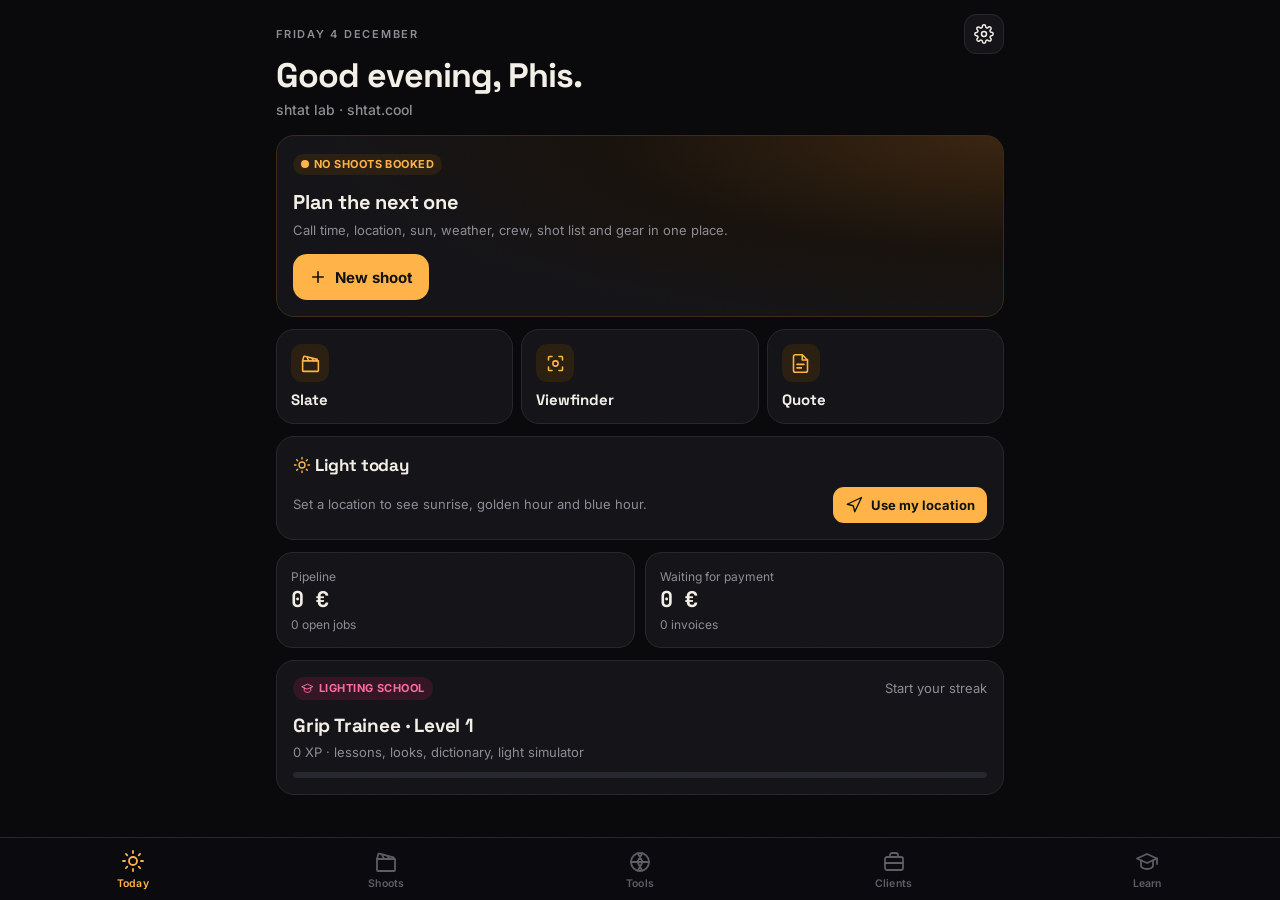
<file: index.html>
<!doctype html>
<html lang="en">
<head>
<meta charset="utf-8">
<meta name="viewport" content="width=device-width, initial-scale=1, viewport-fit=cover">
<title>Shtat Lab</title>
<meta name="description" content="Shtat Lab: the DP's daily toolkit and lighting school by shtat.cool">
<meta name="theme-color" content="#09090b">
<link rel="manifest" href="manifest.json">
<link rel="icon" href="icon-192.png">
<link rel="apple-touch-icon" href="apple-touch-icon.png">
<meta name="apple-mobile-web-app-capable" content="yes">
<meta name="mobile-web-app-capable" content="yes">
<meta name="apple-mobile-web-app-status-bar-style" content="black-translucent">
<meta name="apple-mobile-web-app-title" content="Shtat Lab">
<link rel="preconnect" href="https://fonts.googleapis.com">
<link rel="preconnect" href="https://fonts.gstatic.com" crossorigin>
<link rel="stylesheet" href="https://fonts.googleapis.com/css2?family=Inter:wght@400;500;600;700;800&family=JetBrains+Mono:wght@500;600;700&family=Space+Grotesk:wght@500;600;700&display=swap">
<link rel="stylesheet" href="app.css">
</head>
<body>
<main id="view"></main>
<iframe id="learn" title="Shtat Lab: learn" hidden></iframe>
<nav id="tabs">
  <button data-tab="today"><svg viewBox="0 0 24 24" fill="none" stroke="currentColor" stroke-width="1.8" stroke-linecap="round" stroke-linejoin="round"><circle cx="12" cy="12" r="4"/><path d="M12 2v2M12 20v2M4.9 4.9l1.4 1.4M17.7 17.7l1.4 1.4M2 12h2M20 12h2M4.9 19.1l1.4-1.4M17.7 6.3l1.4-1.4"/></svg>Today</button>
  <button data-tab="shoots"><svg viewBox="0 0 24 24" fill="none" stroke="currentColor" stroke-width="1.8" stroke-linecap="round" stroke-linejoin="round"><path d="M3 9h18v11a1 1 0 0 1-1 1H4a1 1 0 0 1-1-1z"/><path d="m3 9 1.2-4.6a1 1 0 0 1 1.2-.7l14.2 3.6-.5 1.7"/><path d="m8 4.6 2 4.4M13.5 6l2 3"/></svg>Shoots</button>
  <button data-tab="tools"><svg viewBox="0 0 24 24" fill="none" stroke="currentColor" stroke-width="1.8" stroke-linecap="round" stroke-linejoin="round"><circle cx="12" cy="12" r="9"/><path d="m14.3 3.3-4.6 8M21 12h-9.2M14.3 20.7 9.7 12.7M9.7 3.3l4.6 8M3 12h9.2M9.7 20.7l4.6-8"/></svg>Tools</button>
  <button data-tab="studio"><svg viewBox="0 0 24 24" fill="none" stroke="currentColor" stroke-width="1.8" stroke-linecap="round" stroke-linejoin="round"><rect x="3" y="7" width="18" height="13" rx="2"/><path d="M8 7V5a2 2 0 0 1 2-2h4a2 2 0 0 1 2 2v2M3 13h18"/></svg>Clients</button>
  <button data-tab="learn"><svg viewBox="0 0 24 24" fill="none" stroke="currentColor" stroke-width="1.8" stroke-linecap="round" stroke-linejoin="round"><path d="M2 8.5 12 4l10 4.5-10 4.5z"/><path d="M6 10.5V16c0 1.2 2.7 3 6 3s6-1.8 6-3v-5.5M22 8.5V14"/></svg>Learn</button>
</nav>
<div id="sheet" hidden></div>
<div id="toast"></div>
<script src="app.js"></script>
</body>
</html>
</file>
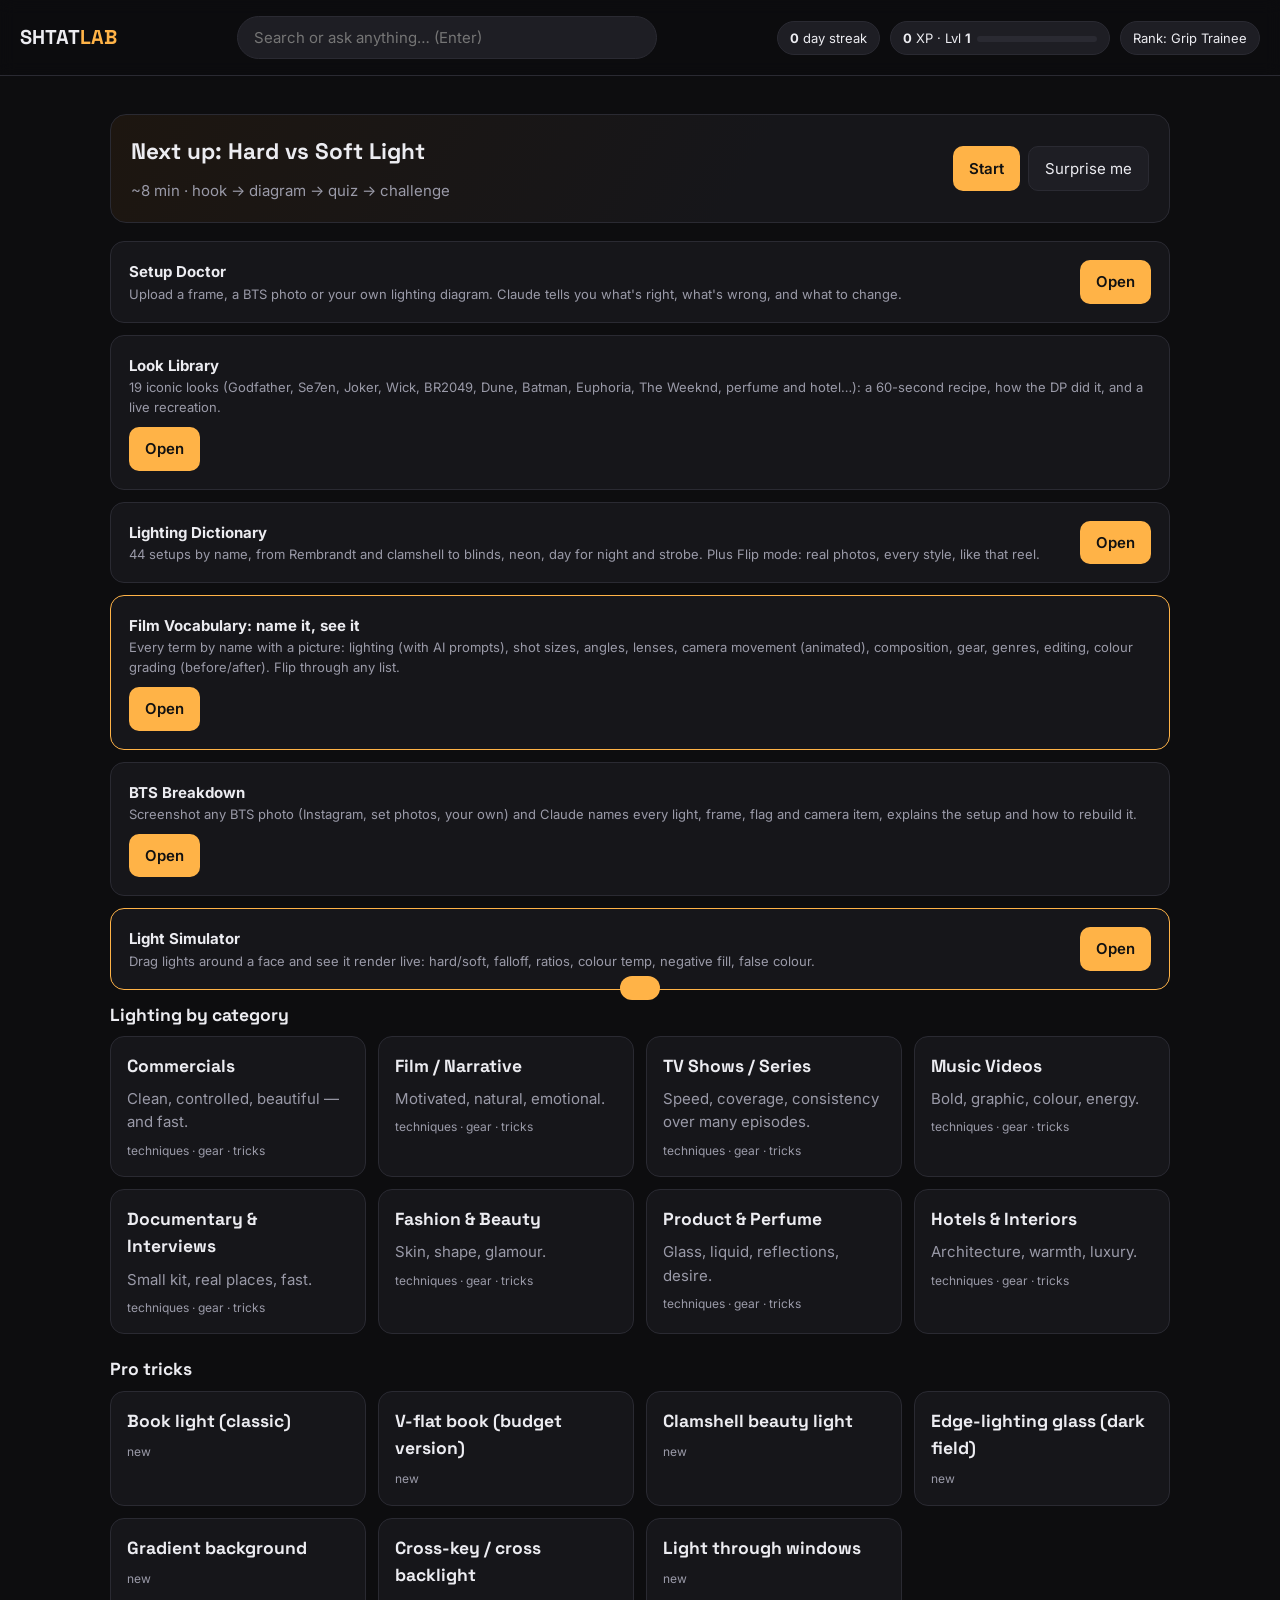
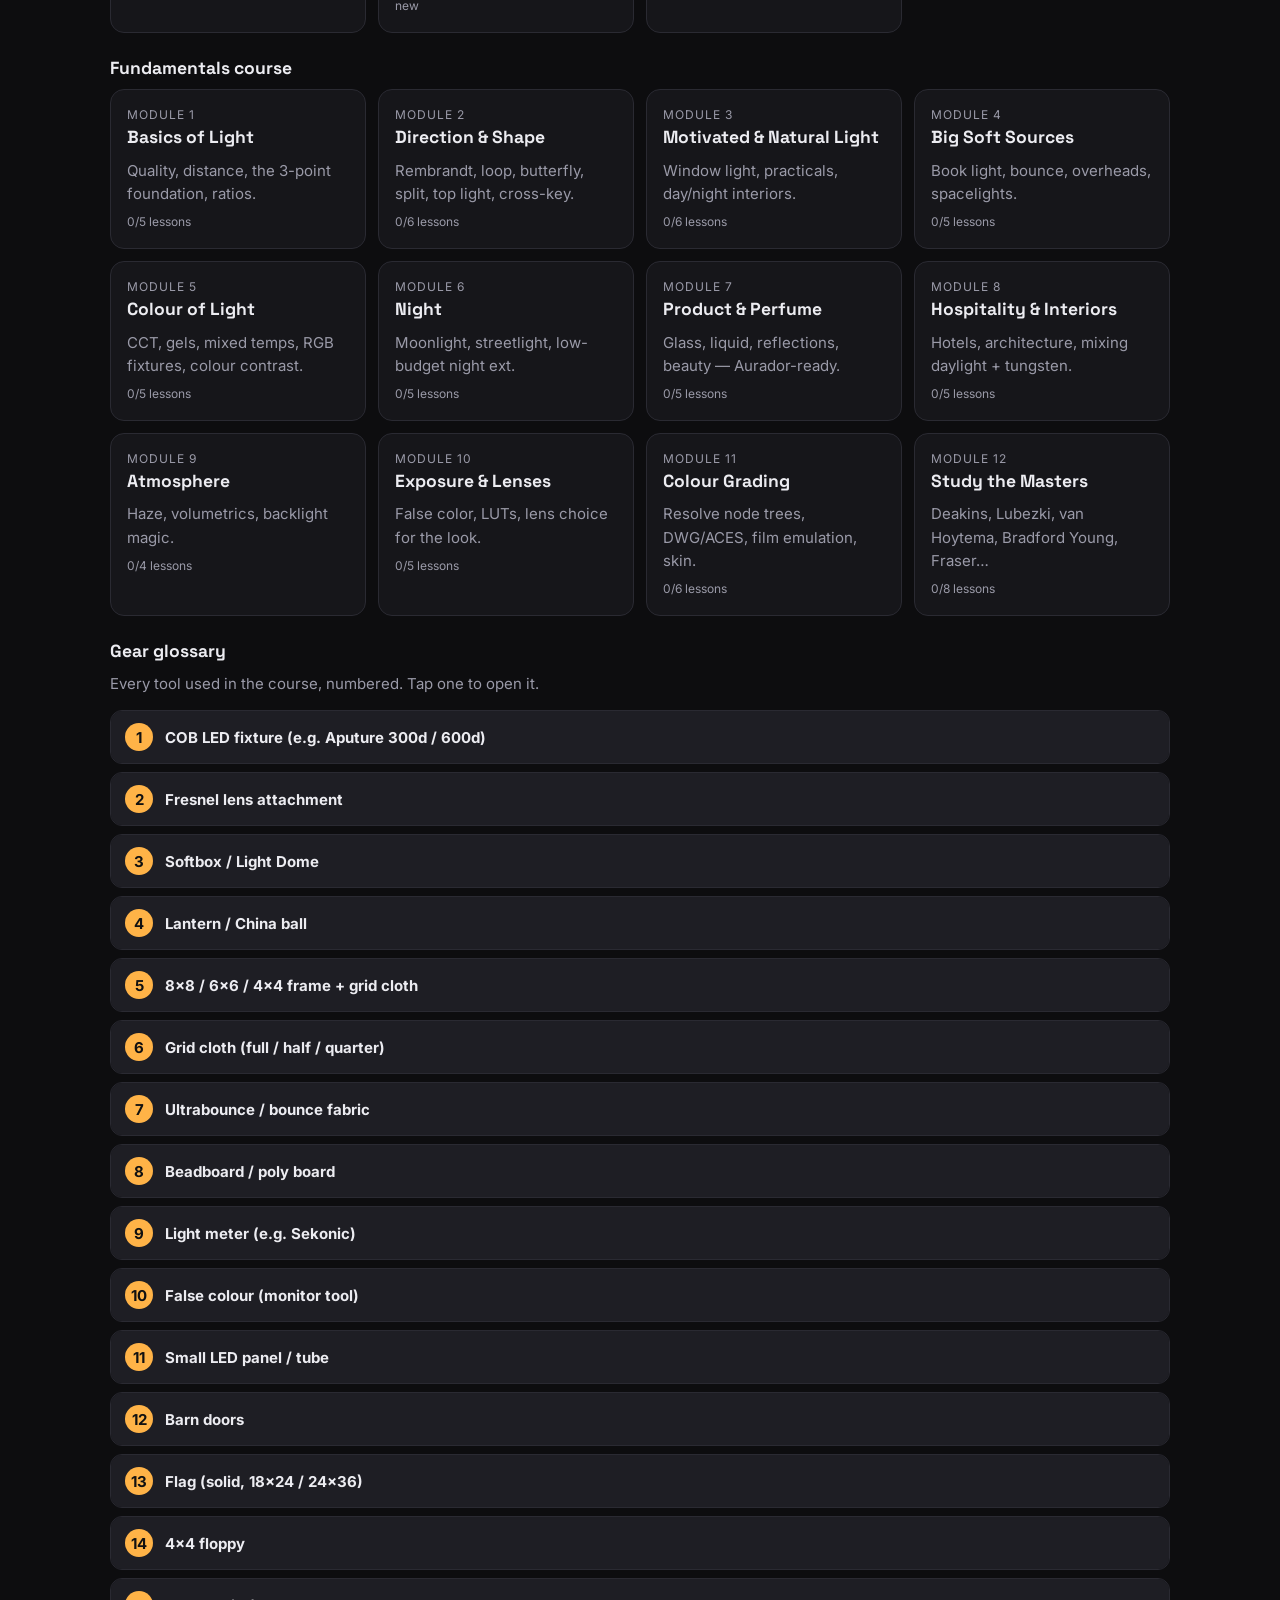
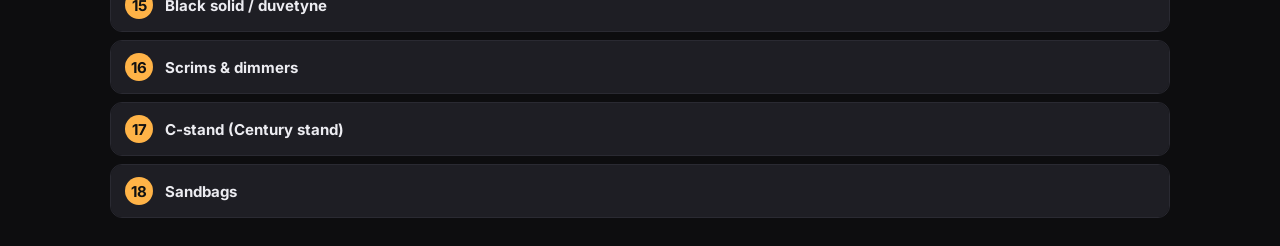
<file: learn/index.html>
<!DOCTYPE html>
<html lang="en">
<head>
<meta charset="utf-8">
<meta name="viewport" content="width=device-width, initial-scale=1, viewport-fit=cover">
<meta name="theme-color" content="#0d0d0f">
<title>Shtat Lab: Learn</title>
<link rel="preconnect" href="https://fonts.googleapis.com">
<link href="https://fonts.googleapis.com/css2?family=Space+Grotesk:wght@400;600;700&family=Inter:wght@400;500;600&display=swap" rel="stylesheet">
<style>
:root{--bg:#0d0d0f;--panel:#16161a;--panel2:#1e1e24;--line:#2a2a32;--txt:#ececf1;--mut:#9a9aa8;--key:#ffb347;--fill:#6fa8ff;--back:#ff6b9d;--ok:#4ade80}
*{box-sizing:border-box}body{margin:0;background:var(--bg);color:var(--txt);font:15px/1.55 Inter,system-ui,sans-serif}
h1,h2,h3{font-family:'Space Grotesk',sans-serif;margin:0 0 .4em}
a{color:var(--key)}
.wrap{max-width:1100px;margin:0 auto;padding:20px}
header{display:flex;flex-wrap:wrap;gap:14px;align-items:center;justify-content:space-between;padding:16px 20px;border-bottom:1px solid var(--line);position:sticky;top:0;background:rgba(13,13,15,.92);backdrop-filter:blur(8px);z-index:5}
.logo{font-family:'Space Grotesk';font-weight:700;font-size:20px}.logo span{color:var(--key)}
#srch{flex:1;min-width:200px;max-width:420px;background:var(--panel2);color:var(--txt);border:1px solid var(--line);border-radius:999px;padding:9px 16px;font:inherit}#srch:focus{outline:none;border-color:var(--key)}
.stats{display:flex;gap:10px;flex-wrap:wrap}
.pill{background:var(--panel2);border:1px solid var(--line);border-radius:999px;padding:6px 12px;font-size:13px;white-space:nowrap}
.bar{height:6px;background:var(--line);border-radius:9px;overflow:hidden;width:120px;display:inline-block;vertical-align:middle;margin-left:6px}.bar i{display:block;height:100%;background:linear-gradient(90deg,var(--key),var(--back))}
button{font:inherit;cursor:pointer;border:0;border-radius:10px;padding:10px 16px;background:var(--panel2);color:var(--txt);border:1px solid var(--line)}
button:hover{border-color:var(--key)}
.cta{background:var(--key);color:#111;font-weight:600;border:0}
.hero{display:grid;grid-template-columns:1fr auto;gap:16px;align-items:center;background:linear-gradient(120deg,#1d1610,#16161a 60%);border:1px solid var(--line);border-radius:16px;padding:20px;margin:18px 0}
.hero p{color:var(--mut);margin:.2em 0 0}
.mods{display:grid;grid-template-columns:repeat(auto-fill,minmax(240px,1fr));gap:12px}
.mod{background:var(--panel);border:1px solid var(--line);border-radius:14px;padding:16px;cursor:pointer;transition:.15s}
.mod:hover{transform:translateY(-2px);border-color:var(--key)}
.mod .n{font-size:12px;color:var(--mut);letter-spacing:.08em;text-transform:uppercase}
.mod.locked{opacity:.55}
.mod .prog{font-size:12px;color:var(--mut);margin-top:8px}
.lessons{display:grid;gap:10px;margin-top:12px}
.les{display:flex;justify-content:space-between;align-items:center;background:var(--panel);border:1px solid var(--line);border-radius:12px;padding:14px 16px;cursor:pointer}
.les:hover{border-color:var(--key)}.les.done{border-color:var(--ok)}
.tag{font-size:11px;padding:3px 8px;border-radius:99px;background:var(--panel2);color:var(--mut)}
.tabs{display:flex;gap:6px;flex-wrap:wrap;margin:14px 0}
.tabs button{padding:8px 12px;font-size:13px}.tabs button.on{background:var(--key);color:#111;border-color:var(--key)}
.card{background:var(--panel);border:1px solid var(--line);border-radius:14px;padding:18px;margin-bottom:12px}
.hook{border-left:4px solid var(--back)}
.diagram{background:#101014;border-radius:12px;padding:10px}
.grid2{display:grid;grid-template-columns:repeat(auto-fit,minmax(260px,1fr));gap:12px}
ul{padding-left:18px;margin:.3em 0}li{margin:.25em 0}
.ex{display:flex;gap:10px;align-items:flex-start;padding:10px 0;border-bottom:1px solid var(--line)}.ex:last-child{border:0}
.ex b{display:block}.ex small{color:var(--mut)}
.badge{font-size:11px;padding:2px 7px;border-radius:6px;font-weight:600}
.film{background:#3b2a12;color:var(--key)}.tv{background:#122a3b;color:var(--fill)}.ad{background:#3b1228;color:var(--back)}.yt{background:#3b1212;color:#ff6b6b}.web{background:#1e2e1e;color:var(--ok)}
.opt{display:block;width:100%;text-align:left;margin:6px 0}
.opt.right{background:#143322;border-color:var(--ok)}.opt.wrong{background:#3a1616;border-color:#f87171}
.toast{position:fixed;bottom:20px;left:50%;transform:translateX(-50%) translateY(120px);background:var(--key);color:#111;font-weight:700;padding:12px 20px;border-radius:12px;transition:.3s;z-index:20}
.toast.show{transform:translateX(-50%) translateY(0)}
.back{margin-bottom:10px}
.mut{color:var(--mut)}
.chal{border:1px dashed var(--key)}
.copy{font-size:13px;padding:6px 10px}
.legend span{display:inline-flex;align-items:center;gap:5px;margin-right:12px;font-size:13px}.legend i{width:10px;height:10px;border-radius:50%;display:inline-block}
.gear{border:1px solid var(--line);border-radius:12px;margin:8px 0;overflow:hidden}
.gear summary{list-style:none;cursor:pointer;padding:12px 14px;display:flex;gap:12px;align-items:center;background:var(--panel2)}
.gear summary::-webkit-details-marker{display:none}
.gear .num{width:28px;height:28px;border-radius:50%;background:var(--key);color:#111;font-weight:700;display:flex;align-items:center;justify-content:center;flex:none}
.gear .body{padding:14px;display:grid;grid-template-columns:180px 1fr;gap:14px;align-items:start}
.gear .pic{background:#101014;border-radius:10px;padding:8px}
.ai{white-space:pre-wrap;background:var(--panel2);border-radius:10px;padding:12px;margin-top:10px;font-size:14px}
.drop{border:2px dashed var(--line);border-radius:12px;padding:18px;text-align:center;cursor:pointer;color:var(--mut)}
.drop:hover{border-color:var(--key)}
.thumbs{display:flex;gap:8px;flex-wrap:wrap;margin-top:10px}.thumbs img{height:90px;border-radius:8px}
textarea{width:100%;background:var(--panel2);color:var(--txt);border:1px solid var(--line);border-radius:10px;padding:10px;font:inherit;margin-top:10px}
.lead{font-size:17px;line-height:1.6}
.card h3{margin-top:18px}.card h3:first-child{margin-top:0}
.box{border-left:4px solid var(--key);background:var(--panel2);border-radius:8px;padding:10px 14px;margin:14px 0}.box b{color:var(--key)}
.figs{display:grid;grid-template-columns:repeat(auto-fit,minmax(240px,1fr));gap:12px;margin:12px 0}
.fig{margin:0;background:#101014;border-radius:12px;padding:8px}.fig canvas{width:100%;border-radius:8px;display:block;background:#222}
.fig figcaption{font-size:13px;color:var(--mut);margin-top:6px}.fig figcaption .copy{margin-top:6px;display:inline-block}
.sim{margin-top:6px}.simgrid{display:grid;grid-template-columns:320px 1fr;gap:14px;align-items:start}
.modal{position:fixed;inset:0;background:#000c;z-index:50;display:flex;align-items:center;justify-content:center;padding:16px}.modal[hidden]{display:none}.modalbox{background:var(--panel);border:1px solid var(--line);border-radius:14px;padding:16px;width:min(1000px,100%);max-height:94vh;overflow:auto}
.inp{width:100%;margin:0 0 8px;background:var(--panel2);color:var(--txt);border:1px solid var(--line);border-radius:8px;padding:6px}
.winrow{border:1px solid var(--line);border-radius:10px;padding:8px 10px;margin:8px 0;display:flex;flex-wrap:wrap;gap:6px;align-items:center}.winrow .rng{width:100%;margin:2px 0}
.sigs{display:flex;gap:6px;flex-wrap:wrap;margin-bottom:10px}
#plan{width:100%;max-width:320px;border-radius:12px;touch-action:none;cursor:grab;background:#101014}
#view{width:100%;border-radius:12px;background:#222;image-rendering:auto}
.meter{margin-top:8px;font-size:14px;background:var(--panel2);border-radius:8px;padding:8px 10px}
.simctl{display:grid;grid-template-columns:1fr 1fr;gap:12px;margin-top:12px}
.rng{display:grid;grid-template-columns:1fr 120px 52px;gap:8px;align-items:center;font-size:13px;margin:6px 0}.rng output{font-size:12px;color:var(--key);text-align:right}
.chk{font-size:13px;display:inline-flex;gap:6px;align-items:center;margin:6px 10px 0 0}
select{background:var(--panel2);color:var(--txt);border:1px solid var(--line);border-radius:8px;padding:6px}
.lchips{display:flex;gap:6px;flex-wrap:wrap;margin-top:10px}.lchip{font-size:12px;padding:6px 10px;display:inline-flex;gap:6px;align-items:center}.lchip i{width:10px;height:10px;border-radius:50%;display:inline-block}.lchip.on{border-color:var(--key);background:#2a2216}
.vid{display:flex;gap:10px;padding:10px 0;border-bottom:1px solid var(--line)}.vid:last-child{border:0}.vid small{display:block;color:var(--mut)}
@media(max-width:760px){.simgrid,.simctl{grid-template-columns:1fr}}
@media(max-width:640px){.hero{grid-template-columns:1fr}.gear .body{grid-template-columns:1fr}}
.card.book{line-height:1.65}@media(max-width:700px){.flipgrid{grid-template-columns:1fr!important}}.card.book h3{margin-top:22px}

/* --- phone app tweaks --- */
html,body{overscroll-behavior-y:none;-webkit-tap-highlight-color:transparent}
body{-webkit-font-smoothing:antialiased}
@media(max-width:640px){
 header{padding:10px 14px;gap:8px}
 header .logo{font-size:18px}
 #srch{order:3;flex-basis:100%;max-width:none;font-size:16px}
 .stats{gap:6px}.pill{padding:5px 9px;font-size:12px}.bar{width:60px}
 .wrap{padding:14px}
 .hero{padding:16px;margin:12px 0}
 button{min-height:40px}
 input,select,textarea{font-size:16px}
 .tabs{flex-wrap:nowrap;overflow-x:auto;scrollbar-width:none;margin:12px -14px;padding:0 14px}.tabs::-webkit-scrollbar{display:none}.tabs button{flex:none}
 .modalbox{padding:12px}
}
body:not(.has-ai) .ai-btn{display:none!important}
@media (orientation:landscape) and (max-height:540px){header{position:static;padding:8px 16px;gap:8px;flex-wrap:nowrap}header #srch{flex:1;min-width:120px}.stats{flex-wrap:nowrap}.stats #rank{display:none}main,#app{padding-left:max(16px,env(safe-area-inset-left));padding-right:max(16px,env(safe-area-inset-right))}}
</style>
</head>
<body>
<header>
  <div class="logo" onclick="home()" style="cursor:pointer">SHTAT<span>LAB</span> </div><input id="srch" placeholder="Search or ask anything… (Enter)" onkeydown="if(event.key==='Enter')doSearch(this.value)">
  <div class="stats">
    <span class="pill"><b id="streak">0</b> day streak</span>
    <span class="pill"><b id="xp">0</b> XP · Lvl <b id="lvl">1</b><span class="bar"><i id="xpbar" style="width:0%"></i></span></span>
    <span class="pill" id="rank">Rank: Grip Trainee</span>
  </div>
</header>
<div class="wrap" id="app"></div>
<div class="toast" id="toast"></div>

<script src="ch-a.js"></script><script src="ch-b.js"></script><script src="ch-c.js"></script>
<script>
// ---------- STATE (localStorage, safe) ----------
const S = (()=>{let d={xp:0,done:{},last:null,streak:0};try{d=Object.assign(d,JSON.parse(localStorage.getItem('lightlab')||'{}'))}catch(e){}return d})();
function save(){try{localStorage.setItem('lightlab',JSON.stringify(S))}catch(e){}}
const RANKS=[[0,'Grip Trainee'],[100,'Best Boy'],[250,'Gaffer'],[500,'Camera Operator'],[900,'DP'],[1500,'ASC Material'],[2500,'Deakins Mode']];
function touchStreak(){const t=new Date().toDateString();if(S.last===t)return;const y=new Date(Date.now()-864e5).toDateString();S.streak=(S.last===y)?S.streak+1:1;S.last=t;save()}
function addXP(n,msg){S.xp+=n;touchStreak();save();renderStats();toast(`+${n} XP · ${msg}`)}
function renderStats(){const lvl=Math.floor(S.xp/100)+1;xp.textContent=S.xp;document.getElementById('lvl').textContent=lvl;xpbar.style.width=(S.xp%100)+'%';streak.textContent=S.streak;let r=RANKS[0][1];RANKS.forEach(([x,n])=>{if(S.xp>=x)r=n});rank.textContent='Rank: '+r}
function toast(m){const t=document.getElementById('toast');t.textContent=m;t.classList.add('show');setTimeout(()=>t.classList.remove('show'),1800)}
const yt=q=>'https://www.youtube.com/results?search_query='+encodeURIComponent(q);

// ---------- DIAGRAMS (top-down SVG) ----------
function lamp(x,y,c,label,rot=0,soft=false){return `<g transform="translate(${x},${y}) rotate(${rot})">${soft?`<rect x="-26" y="-6" width="52" height="12" rx="3" fill="${c}" opacity=".9"/>`:`<polygon points="-10,-8 10,-8 6,8 -6,8" fill="${c}"/>`}</g><text x="${x}" y="${y+(y>150?28:-16)}" fill="${c}" font-size="12" text-anchor="middle" font-family="Inter">${label}</text>`}
function beam(x1,y1,x2,y2,c){return `<line x1="${x1}" y1="${y1}" x2="${x2}" y2="${y2}" stroke="${c}" stroke-width="1.5" stroke-dasharray="4 4" opacity=".7"/>`}
const subj=(x=250,y=120)=>`<circle cx="${x}" cy="${y}" r="16" fill="#ddd"/><polygon points="${x-4},${y+15} ${x+4},${y+15} ${x},${y+22}" fill="#ddd"/><text x="${x+24}" y="${y-18}" fill="#9a9aa8" font-size="11" font-family="Inter">talent (nose →cam)</text>`;
const cam=(x=250,y=250)=>`<rect x="${x-16}" y="${y-10}" width="32" height="20" rx="3" fill="#888"/><polygon points="${x-8},${y-10} ${x+8},${y-10} ${x+12},${y-20} ${x-12},${y-20}" fill="#888"/><text x="${x}" y="${y+26}" fill="#9a9aa8" font-size="11" text-anchor="middle" font-family="Inter">CAMERA</text>`;
const svg=inner=>`<svg viewBox="0 0 500 290" width="100%" style="max-height:330px">${inner}</svg>`;

const D={
threePoint:svg(beam(110,200,250,120,'#ffb347')+beam(400,210,250,120,'#6fa8ff')+beam(330,40,250,120,'#ff6b9d')+subj()+cam()+lamp(110,200,'#ffb347','KEY · 45° side, slightly high',-50,true)+lamp(400,210,'#6fa8ff','FILL · opposite, 1–2 stops under',50,true)+lamp(330,40,'#ff6b9d','BACK/RIM · behind, opp. key',150)+`<line x1="250" y1="20" x2="250" y2="285" stroke="#2a2a32"/>`),
hardSoft:svg(`<text x="125" y="22" fill="#ececf1" text-anchor="middle" font-family="Space Grotesk" font-size="14">HARD</text><text x="375" y="22" fill="#ececf1" text-anchor="middle" font-family="Space Grotesk" font-size="14">SOFT</text><line x1="250" y1="10" x2="250" y2="285" stroke="#2a2a32"/>`+lamp(60,80,'#ffb347','small source / far',0)+beam(60,80,125,160,'#ffb347')+`<circle cx="125" cy="160" r="18" fill="#ddd"/><polygon points="140,170 230,230 215,250 125,178" fill="#000" stroke="#555"/><text x="185" y="270" fill="#9a9aa8" font-size="11" font-family="Inter" text-anchor="middle">crisp shadow edge</text><rect x="285" y="50" width="90" height="14" rx="3" fill="#6fa8ff"/><text x="330" y="40" fill="#6fa8ff" font-size="12" text-anchor="middle" font-family="Inter">big source / close (8x8 grid, bounce)</text>`+beam(300,64,375,160,'#6fa8ff')+beam(370,64,375,160,'#6fa8ff')+`<circle cx="375" cy="160" r="18" fill="#ddd"/><defs><linearGradient id="g"><stop offset="0" stop-color="#000" stop-opacity=".9"/><stop offset="1" stop-color="#000" stop-opacity="0"/></linearGradient></defs><polygon points="388,172 480,235 460,262 372,180" fill="url(#g)"/><text x="425" y="280" fill="#9a9aa8" font-size="11" font-family="Inter" text-anchor="middle">soft, wrapping falloff</text>`),
inverse:svg(lamp(50,140,'#ffb347','source',90)+[1,2,3,4].map((d,i)=>{const x=50+d*100,o=1/(d*d);return `<rect x="${x-14}" y="${140-60*Math.sqrt(o)}" width="28" height="${120*Math.sqrt(o)}" fill="#ffb347" opacity="${.15+o*.85}" rx="3"/><text x="${x}" y="230" fill="#ececf1" font-size="13" text-anchor="middle" font-family="Space Grotesk">${d}m</text><text x="${x}" y="250" fill="#9a9aa8" font-size="12" text-anchor="middle" font-family="Inter">${['100%','25% (−2 st)','11% (−3.2 st)','6% (−4 st)'][i]}</text>`}).join('')+`<text x="250" y="280" fill="#ff6b9d" font-size="12" text-anchor="middle" font-family="Inter">double the distance → 1/4 the light (−2 stops)</text>`),
ratio:svg(subj(250,130)+cam(250,255)+lamp(120,150,'#ffb347','KEY  f/5.6',-70,true)+lamp(380,150,'#6fa8ff','FILL  f/2.8 → 2 stops = 4:1',70,true)+beam(120,150,250,130,'#ffb347')+beam(380,150,250,130,'#6fa8ff')+`<text x="250" y="40" fill="#ececf1" font-size="14" text-anchor="middle" font-family="Space Grotesk">1 stop = 2:1 · 2 stops = 4:1 · 3 stops = 8:1</text><text x="250" y="62" fill="#9a9aa8" font-size="12" text-anchor="middle" font-family="Inter">commercial/beauty ≈ 2:1 · drama ≈ 4:1–8:1 · noir 16:1+</text>`),
negFill:svg(subj(250,130)+cam(250,255)+lamp(110,150,'#ffb347','KEY (soft)',-70,true)+beam(110,150,250,130,'#ffb347')+`<rect x="360" y="90" width="12" height="90" fill="#000" stroke="#ececf1"/><text x="400" y="80" fill="#ececf1" font-size="12" text-anchor="middle" font-family="Inter">4x4 floppy / black solid</text><text x="400" y="200" fill="#9a9aa8" font-size="11" text-anchor="middle" font-family="Inter">kills bounce → shape on shadow side</text>`),
};

// ---------- GEAR GLOSSARY (numbered, expandable, illustrated) ----------
const G=(s)=>`<svg viewBox="0 0 160 110" width="100%">${s}</svg>`;
const stand=(x)=>`<line x1="${x}" y1="60" x2="${x}" y2="100" stroke="#777" stroke-width="3"/><line x1="${x}" y1="100" x2="${x-18}" y2="108" stroke="#777" stroke-width="3"/><line x1="${x}" y1="100" x2="${x+18}" y2="108" stroke="#777" stroke-width="3"/>`;
const GEAR={
 cob:{n:'COB LED fixture (e.g. Aputure 300d / 600d)',d:'A single-point, high-output LED (chip-on-board). On its own it is a HARD source. It is the "engine" you put modifiers on: softbox, lantern, fresnel, or you fire it into a bounce or through a frame of grid cloth. Bowens mount on most.',img:G(stand(80)+`<rect x="55" y="25" width="50" height="38" rx="5" fill="#444" stroke="#999"/><circle cx="80" cy="44" r="12" fill="#ffb347"/><rect x="70" y="63" width="20" height="6" fill="#666"/>`),q:'Aputure 600d COB light'},
 fresnel:{n:'Fresnel lens attachment',d:'A stepped lens in front of the source that lets you spot (tight, punchy, hard) or flood (wider) the beam. Classic hard sunlight / window punch / backlight tool. Used with barn doors to cut the edges.',img:G(stand(80)+`<rect x="50" y="25" width="60" height="38" rx="5" fill="#444"/><circle cx="110" cy="44" r="18" fill="none" stroke="#ffb347" stroke-width="3"/><circle cx="110" cy="44" r="11" fill="none" stroke="#ffb347" stroke-width="2"/><circle cx="110" cy="44" r="4" fill="#ffb347"/>`),q:'Aputure fresnel F10 attachment'},
 softbox:{n:'Softbox / Light Dome',d:'A fabric box with a front diffuser (often an inner baffle too) that turns a COB into a medium soft, directional source. Add a fabric grid (egg crate) to stop spill onto the background.',img:G(stand(80)+`<polygon points="62,55 98,55 130,15 30,15" fill="#ddd" stroke="#999"/><rect x="30" y="10" width="100" height="6" fill="#fff"/>`),q:'Aputure light dome softbox with grid'},
 lantern:{n:'Lantern / China ball',d:'A round or cylinder-shaped diffuser that spills soft light everywhere (360°). Great as a soft top light over a table or for ambient fill. Has a skirt to cut spill on one side.',img:G(`<line x1="80" y1="0" x2="80" y2="25" stroke="#777" stroke-width="2"/><ellipse cx="80" cy="60" rx="38" ry="34" fill="#f3e8d0" stroke="#bbb"/><path d="M42 60 Q80 75 118 60" fill="none" stroke="#bbb"/><path d="M42 50 Q80 65 118 50" fill="none" stroke="#bbb"/>`),q:'Aputure lantern softbox film lighting'},
 frame:{n:'8x8 / 6x6 / 4x4 frame + grid cloth',d:'A metal frame (feet: 8×8 ft ≈ 2.4 m) with fabric stretched on it. Fire a light THROUGH it (diffusion) or INTO it (bounce, if the fabric is white/ultrabounce). The bigger the frame and closer to talent, the softer. Workhorse of big soft keys. Needs 2 C-stands or combo stands, sandbags, and wind care outside.',img:G(`<rect x="30" y="8" width="100" height="80" fill="#eee" stroke="#999" stroke-width="4"/><g stroke="#ccc">${[1,2,3,4].map(i=>`<line x1="${30+i*20}" y1="8" x2="${30+i*20}" y2="88"/><line x1="30" y1="${8+i*16}" x2="130" y2="${8+i*16}"/>`).join('')}</g><line x1="30" y1="88" x2="30" y2="108" stroke="#777" stroke-width="3"/><line x1="130" y1="88" x2="130" y2="108" stroke="#777" stroke-width="3"/>`),q:'8x8 butterfly frame grid cloth film set'},
 gridcloth:{n:'Grid cloth (full / half / quarter)',d:'A woven diffusion fabric with a faint grid pattern. Full grid = most diffusion, most light loss (~2 stops); half ≈ 1–1.5 stops; quarter ≈ ½–1 stop. Same idea as 216 / 250 / 251 gels, but on a frame.',img:G(`<rect x="20" y="15" width="38" height="70" fill="#fff" opacity=".95"/><rect x="62" y="15" width="38" height="70" fill="#fff" opacity=".65"/><rect x="104" y="15" width="38" height="70" fill="#fff" opacity=".35"/><text x="39" y="102" fill="#aaa" font-size="10" text-anchor="middle">FULL</text><text x="81" y="102" fill="#aaa" font-size="10" text-anchor="middle">HALF</text><text x="123" y="102" fill="#aaa" font-size="10" text-anchor="middle">QUARTER</text>`),q:'grid cloth full half quarter diffusion'},
 ultrabounce:{n:'Ultrabounce / bounce fabric',d:'A white reflective fabric (often black on the back = negative fill on the other side!). You point the light INTO it and the whole frame becomes the source: huge, soft, natural. Less efficient than diffusion, so you need more power.',img:G(`<rect x="70" y="10" width="80" height="80" fill="#fff" stroke="#999" stroke-width="3"/>`+`<rect x="10" y="45" width="26" height="20" rx="3" fill="#444"/><circle cx="36" cy="55" r="5" fill="#ffb347"/><line x1="40" y1="55" x2="70" y2="40" stroke="#ffb347" stroke-dasharray="3 3"/><line x1="40" y1="55" x2="70" y2="70" stroke="#ffb347" stroke-dasharray="3 3"/>`),q:'ultrabounce book light film set'},
 bead:{n:'Beadboard / poly board',d:'Cheap, light white foam boards used as bounce fill (or to make a book light). Beadboard is textured and slightly softer; poly is smoother and more reflective. Paint one side black for neg fill.',img:G(`<rect x="45" y="10" width="70" height="90" fill="#f5f5f5" stroke="#bbb"/><g fill="#ddd">${Array.from({length:30},(_,i)=>`<circle cx="${52+(i%6)*11}" cy="${18+Math.floor(i/6)*17}" r="2"/>`).join('')}</g>`),q:'beadboard poly bounce film lighting'},
 meter:{n:'Light meter (e.g. Sekonic)',d:'Measures incident light (light falling ON the subject) in f-stops. Point the dome at the light to compare key vs fill = your ratio, independent of camera settings.',img:G(`<rect x="55" y="25" width="50" height="80" rx="8" fill="#333" stroke="#777"/><circle cx="80" cy="20" r="14" fill="#fff"/><rect x="62" y="40" width="36" height="22" fill="#4ade80" opacity=".8"/><text x="80" y="56" font-size="11" text-anchor="middle" fill="#111">f/4</text>`),q:'Sekonic light meter incident dome'},
 falsecolor:{n:'False colour (monitor tool)',d:'A monitor mode that paints exposure levels in colours (e.g. pink/green ≈ skin, red = clipping, purple/blue = crushed). Fast way to read ratios and skin exposure on set without a meter.',img:G(`<rect x="15" y="15" width="130" height="80" rx="4" fill="#222" stroke="#666"/><circle cx="80" cy="50" r="22" fill="#4ade80"/><path d="M80 28 A22 22 0 0 1 80 72 Z" fill="#ff6b9d"/><rect x="15" y="80" width="130" height="15" fill="#6a3cff"/><rect x="120" y="15" width="25" height="20" fill="#ff3b3b"/>`),q:'false color monitor cinematography exposure'},
 panel:{n:'Small LED panel / tube',d:'Small, light, often bi-colour or RGB. Good for fill, hair light, practical boosts, or hiding in frame. Usually needs diffusion or a grid to look nice on faces.',img:G(stand(80)+`<rect x="45" y="20" width="70" height="42" rx="4" fill="#333"/><g fill="#ffe1a6">${Array.from({length:24},(_,i)=>`<circle cx="${53+(i%8)*8}" cy="${28+Math.floor(i/8)*12}" r="2.5"/>`).join('')}</g>`),q:'small LED panel film lighting'},
 barndoors:{n:'Barn doors',d:'Four hinged metal flaps on the front of a light to shape and cut the beam — e.g. keep the backlight off the lens or off the background.',img:G(`<rect x="55" y="35" width="50" height="40" fill="#444"/><polygon points="55,35 105,35 120,15 40,15" fill="#222" stroke="#888"/><polygon points="55,75 105,75 120,95 40,95" fill="#222" stroke="#888"/><circle cx="80" cy="55" r="10" fill="#ffb347"/>`),q:'barn doors film light'},
 flag:{n:'Flag (solid, 18x24 / 24x36)',d:'A small black fabric on a wire frame mounted on a C-stand arm. Cuts light off parts of the frame (lens flare, background, hot spots).',img:G(stand(50)+`<line x1="50" y1="60" x2="110" y2="40" stroke="#777" stroke-width="3"/><rect x="100" y="12" width="45" height="34" fill="#111" stroke="#666"/>`),q:'film flag C-stand 24x36 solid'},
 floppy:{n:'4x4 floppy',d:'A 4×4 ft black flag with an extra flap that "flops" down to make it 4×8. The go-to negative fill and big cutter on set.',img:G(`<rect x="40" y="10" width="70" height="45" fill="#111" stroke="#666"/><rect x="40" y="55" width="70" height="45" fill="#222" stroke="#666" stroke-dasharray="4 3"/><text x="122" y="80" fill="#9a9aa8" font-size="10">flop</text>`),q:'4x4 floppy flag negative fill'},
 solid:{n:'Black solid / duvetyne',d:'Large black fabric (on a frame or just taped up) to kill bounce, block windows, or create negative fill on a bigger scale than a floppy.',img:G(`<rect x="25" y="8" width="110" height="85" fill="#0a0a0a" stroke="#666" stroke-width="3"/>`),q:'black solid duvetyne film set'},
 scrim:{n:'Scrims & dimmers',d:'Wire mesh scrims (single = ~½ stop, double = ~1 stop) slide into the light to cut output without changing colour. On LEDs you mostly use the dimmer, but scrims let you cut just part of the beam.',img:G(`<circle cx="80" cy="55" r="40" fill="none" stroke="#999" stroke-width="3"/><g stroke="#666">${Array.from({length:9},(_,i)=>`<line x1="${44+i*9}" y1="20" x2="${44+i*9}" y2="90"/><line x1="40" y1="${22+i*8}" x2="120" y2="${22+i*8}"/>`).join('')}</g>`),q:'film light scrim single double'},
 cstand:{n:'C-stand (Century stand)',d:'The universal grip stand: three staggered legs, a grip head and an arm. Holds flags, frames, small lights. Always put the sandbag on the high leg and the weight under the arm.',img:G(`<line x1="80" y1="25" x2="80" y2="100" stroke="#999" stroke-width="4"/><line x1="80" y1="100" x2="55" y2="108" stroke="#999" stroke-width="3"/><line x1="80" y1="95" x2="110" y2="108" stroke="#999" stroke-width="3"/><line x1="80" y1="90" x2="70" y2="108" stroke="#999" stroke-width="3"/><circle cx="80" cy="25" r="6" fill="#ccc"/><line x1="80" y1="25" x2="140" y2="15" stroke="#999" stroke-width="3"/>`),q:'C-stand grip arm'},
 sandbag:{n:'Sandbags',d:'Weighted bags to stabilise stands. Rule: every stand with something on it gets a bag. Big frames outside get several.',img:G(`<path d="M30 70 Q80 40 130 70 L130 90 Q80 100 30 90 Z" fill="#7a6a4a" stroke="#5a4a2a"/><path d="M80 55 L80 35" stroke="#5a4a2a" stroke-width="4"/>`),q:'film sandbag shot bag'}
};
const GEAR_IDS=Object.keys(GEAR);
function gearList(ids){return ids.map((id,i)=>{const g=GEAR[id];return `<details class="gear"><summary><span class="num">${i+1}</span><b>${g.n}</b></summary><div class="body"><div class="pic">${g.img}</div><div><p style="margin-top:0">${g.d}</p><a href="https://www.google.com/search?tbm=isch&q=${encodeURIComponent(g.q)}" target="_blank">Real photos of it (Google Images)</a><div style="margin-top:10px"><button class="copy ai-btn" onclick="deeper('${id}',this)">Go deeper (ask Claude)</button></div><div class="ai" id="deep-${id}" hidden></div></div></div></details>`}).join('')}

// ---------- CONTENT ----------
const MODULES=[
{id:'m1',n:'Module 1',t:'Basics of Light',e:'',desc:'Quality, distance, the 3-point foundation, ratios.',lessons:[
 {id:'hard-soft',t:'Hard vs Soft Light',min:8,
  hook:'Fun fact: Gordon Willis lit Brando in <i>The Godfather</i> with soft top light so his eyes fell into shadow — the studio hated it, and he became known as "The Prince of Darkness". Softness isn\'t about brightness, it\'s about <b>source size relative to the subject</b>.',
  diagram:'hardSoft',
  learn:['Hard = small source relative to subject (bare fresnel, sun, bare LED). Crisp shadow edges, texture, drama.','Soft = big source relative to subject (8x8 grid cloth, bounce, window). Gradual falloff, wraps around the face.','Same light gets SOFTER as you bring it CLOSER (relatively bigger) and HARDER as you push it away.','Diffusion vs bounce: diffusion = light through fabric; bounce = light off a surface (bigger, softer, less efficient).','Pro trick (Wandering DP): hard on the body, soft on the face.'],
  tools:['cob','fresnel','frame','gridcloth','ultrabounce','softbox','lantern','bead'],
  ex:[['film','Sicario (2015)','Roger Deakins — hard desert sun vs soft bounced interiors'],['film','Her (2013)','Hoyte van Hoytema — soft, warm, low-contrast intimacy'],['tv','Mindhunter','Erik Messerschmidt — soft, controlled, toppy office light'],['ad','Perfume ads (Chanel, Dior)','Huge soft sources on skin + hard backlight for glass sparkle'],['yt','In Depth Cine','"How cinematographers use hard vs soft light"']],
  watch:[["How Cinematographers Use Hard vs Soft Light — In Depth Cine", "https://www.indepthcine.com/videos/hard-vs-soft-light", "Film-focused breakdown with movie examples, diffusion vs bounce."], ["Soft Light vs Hard Light (What Actually Matters)", "https://www.youtube.com/watch?v=TaR-O9F-c7k", "Why 'which is better' is the wrong question."], ["Combining Hard and Soft Light", "https://www.youtube.com/watch?v=Tv6Rq-lhGxU", "Mixing both qualities in one frame, the pro move from section 5."], ["Hard vs Soft vs Diffused vs Specular", "https://www.youtube.com/watch?v=EN4NiMf-Apw", "Adds specular vs diffused, essential for glass and perfume."]],sim:'hard',
  quiz:[['You move a softbox from 1m to 3m away. What happens to the light quality?',['Gets softer','Gets harder','Stays the same'],1,'Further = relatively smaller source = harder. (And dimmer!)'],['Which is usually softer?',['600d through 4x4 half grid','600d bounced into an 8x8 ultrabounce','Bare 600d'],1,'Bigger source wins: the 8x8 bounce.']],
  chal:'10-min challenge: one light, one face (or a mug). Shoot 3 frames: bare light, same light through diffusion, same light bounced off a wall. Compare the shadow edges side by side. Save to 10 My Exercises.'},
 {id:'inverse',t:'Inverse Square Law (Falloff)',min:6,
  hook:'Fun fact: for <i>Barry Lyndon</i> Kubrick used Zeiss f/0.7 lenses originally made for NASA to shoot by candlelight. When light is that weak, distance is everything — and falloff becomes the look.',
  diagram:'inverse',
  learn:['Double the distance = 1/4 of the light = −2 stops.','Close source → fast falloff: bright face, dark background (moody).','Far source (pushed back + more power) → even light across the set (commercial/clean).','This is how you control talent-to-background ratio WITHOUT touching the background.'],
  tools:['meter','falsecolor','cob'],
  ex:[['film','Barry Lyndon (1975)','John Alcott — candles + super-fast lenses, extreme falloff'],['film','The Revenant (2015)','Lubezki — natural/fire light only, huge falloff at night'],['ad','Product on black','Close soft source = product glows, background dies']],
  watch:[["Inverse Square Law for Cinematographers", "https://www.youtube.com/watch?v=qWLxvLbF5IU", "How falloff behaves in a typical shooting scenario."], ["Matt Bendo CSC breaks down the Inverse Square Law", "https://www.youtube.com/watch?v=EJTDrhx61k4", "Working DP explaining it on set."], ["How to EASILY control the light on your backdrop", "https://www.youtube.com/watch?v=AwOrLG2iDAo", "Using the law to control background brightness."]],sim:'close',
  quiz:[['Light at 1m reads f/8. Move it to 2m. New reading?',['f/5.6','f/4','f/2.8'],1,'2× distance = −2 stops: f/8 → f/5.6 → f/4.'],['You want a dark background with the same face exposure. Do you…',['Push light back + power up','Bring light closer + power down'],1,'Closer = faster falloff = background drops off.']],
  chal:'Challenge: put someone 1m from a wall. Light them with the source at 50cm, then at 3m (matched face exposure). Watch the wall change. That\'s falloff.'},
 {id:'three-point',t:'3-Point Lighting',min:10,
  hook:'Fun fact: 3-point lighting is classic studio-era Hollywood — think <i>Casablanca</i> glamour with key, fill and a glowing hair light. Modern DPs mostly break it, but you need it in your bones first so you know WHAT you\'re breaking.',
  diagram:'threePoint',
  learn:['KEY: main light, ~30–45° off camera axis, slightly above eye line. Sets mood + direction.','FILL: opposite side, softer and 1–3 stops under key. Controls contrast (the ratio).','BACK/RIM: behind subject, opposite the key. Separates from background. Flag it so it doesn\'t flare the lens.','Modern upgrade: key on the FAR side of the face (short side) = instant cinematic look.','Often the "fill" is just ambient bounce, and the "back" is a practical or window.'],
  tools:['cob','softbox','panel','bead','barndoors','flag','cstand','sandbag'],
  ex:[['film','Casablanca (1942)','Arthur Edeson — textbook glamour key + hair light'],['web','Errol Morris interviews','Clean, controlled interview lighting (the Interrotron)'],['ad','Hotel / brand talking heads','Soft key on short side + practical lamp as backlight'],['yt','Indie Cinema Academy — Beyond 3-point','Side light, cross-key, key-side fill']],
  watch:[["Cinematic Interview Lighting in 7 Easy Steps", "https://www.youtube.com/watch?v=w3b415L08yU", "Building key, fill, back step by step, modern style."], ["Filmmaking 101 – Three Point Lighting", "https://www.youtube.com/watch?v=j_Sov3xmgwg", "The classic version, clearly explained."], ["Could Roger Deakins be wrong? Cove lighting vs 3-point", "https://www.youtube.com/watch?v=GPtgU0y_CaA", "How Deakins' cove approach compares to the textbook."], ["Indie Cinema Academy — Beyond 3-Point (Part 2)", "https://indiecinemaacademy.com/academy/beyond-three-point-lighting-part-02-cinematic-lighting-lesson-06/", "Key-side fill and other alternatives."]],sim:'threepoint',
  quiz:[['Where does the backlight usually go?',['Next to camera','Behind subject, opposite the key','Directly above camera'],1,'Behind and opposite the key, flagged off the lens.'],['Key on the side of the face AWAY from camera is called…',['Broad lighting','Short-side lighting','Flat lighting'],1,'Short side = more shape, more cinematic.']],
  chal:'Challenge: light a 1-minute interview frame in 3 versions: classic 3-point, short-side key with NO fill, and key + practical lamp as backlight. Pick your favorite and say why.'},
 {id:'ratios',t:'Lighting Ratios',min:7,
  hook:'Fun fact: Wandering DP breaks down a Jude Law shot at roughly 8:1 — that\'s just 3 stops between key and fill side. Ratios are how pros make a whole film feel consistent.',
  diagram:'ratio',
  learn:['Ratio = key side vs fill side. 1 stop = 2:1, 2 stops = 4:1, 3 stops = 8:1.','Commercial / beauty: 2:1–3:1. Drama: 4:1–8:1. Noir/thriller: 16:1+.','Second ratio: key vs background. Controls depth and separation.','Measure with a meter or false color. Write it down and keep it consistent across the scene.'],
  tools:['meter','falsecolor','scrim','bead','floppy'],
  ex:[['film','The Godfather','Very high ratio, top light, deep shadows'],['tv','Breaking Bad / Better Call Saul','Strong contrast + colour choices per character'],['ad','Aurador-style perfume spot','Low ratio on skin, high ratio on the background for drama']],
  watch:[["How to Improve Your Film with Lighting Contrast Ratios", "https://www.youtube.com/watch?v=bMZTqc1XYcY", "Ratios broken down across seven Hollywood films and shows."], ["How to use False Color: analyzing footage and ratios", "https://www.youtube.com/watch?v=k0bsXMlNxf8", "Reading ratios from other DPs' work."], ["Light Meters & Contrast Ratios — BareBonesCamera", "https://www.youtube.com/watch?v=LtP_ILw3wXA", "Measuring ratios with a meter."], ["Wandering DP — Lighting Ratios 101 (article)", "https://wanderingdp.com/cinematography/cinematography-school-lighting-ratios-101/", "Key-to-fill and key-to-background with film stills."]],sim:'ratio2',
  quiz:[['Key reads f/4, fill reads f/2. Ratio?',['2:1','4:1','8:1'],1,'2 stops = 4:1.'],['Typical beauty/perfume ratio?',['2:1','8:1','16:1'],0,'Low ratio = smooth, flattering skin.']],
  chal:'Challenge: same face, shoot 2:1, 4:1, 8:1 (only change the fill/neg fill). Label the stills and drop them in 07 Lighting Setups.'},
 {id:'neg-fill',t:'Negative Fill',min:5,
  hook:'Fun fact: lots of high-end DPs say they spend more time taking light AWAY than adding it. A black floppy is often the cheapest "cinematic" upgrade you can make.',
  diagram:'negFill',
  learn:['Negative fill = black flag/solid on the shadow side to soak up bounce.','Works best with soft keys in white rooms (hotel rooms!) where everything bounces.','Bring it closer = more contrast. Push it away = softer contrast.','Combine with short-side key = the instant "cinematic" face.'],
  tools:['floppy','solid','ultrabounce','cstand','sandbag'],
  ex:[['tv','Mindhunter','Controlled, sculpted faces in plain offices'],['ad','Hotel interiors','White walls → negative fill keeps shape on faces']],
  watch:[["Negative Fill: The Best Kept Secret", "https://www.youtube.com/watch?v=o9SIeMwbFOk", "What it is, placement tips, different situations."], ["The Truth About Negative Fill", "https://www.youtube.com/watch?v=ac8z8DtAoZs", "Demonstrations showing it blocks light rather than 'sucking' it."], ["How and When to Use Negative Fill", "https://www.youtube.com/watch?v=0CTFnM5KVpI", "Indoors and outdoors examples."]],sim:'negoff',
  quiz:[['Your white hotel room makes faces look flat. Fastest fix?',['Add more fill','Add negative fill on the shadow side','Raise ISO'],1,'Kill the bounce, get the shape back.']],
  chal:'Challenge: on your next real shoot, add a black flag on the shadow side for ONE setup. Before/after stills → 10 My Exercises.'}
]},
{id:'m2',n:'Module 2',t:'Direction & Shape',e:'',desc:'Rembrandt, loop, butterfly, split, top light, cross-key.',locked:true},
{id:'m3',n:'Module 3',t:'Motivated & Natural Light',e:'',desc:'Window light, practicals, day/night interiors.',locked:true},
{id:'m4',n:'Module 4',t:'Big Soft Sources',e:'',desc:'Book light, bounce, overheads, spacelights.',locked:true},
{id:'m5',n:'Module 5',t:'Colour of Light',e:'',desc:'CCT, gels, mixed temps, RGB fixtures, colour contrast.',locked:true},
{id:'m6',n:'Module 6',t:'Night',e:'',desc:'Moonlight, streetlight, low-budget night ext.',locked:true},
{id:'m7',n:'Module 7',t:'Product & Perfume',e:'',desc:'Glass, liquid, reflections, beauty — Aurador-ready.',locked:true},
{id:'m8',n:'Module 8',t:'Hospitality & Interiors',e:'',desc:'Hotels, architecture, mixing daylight + tungsten.',locked:true},
{id:'m9',n:'Module 9',t:'Atmosphere',e:'',desc:'Haze, volumetrics, backlight magic.',locked:true},
{id:'m10',n:'Module 10',t:'Exposure & Lenses',e:'',desc:'False color, LUTs, lens choice for the look.',locked:true},
{id:'m11',n:'Module 11',t:'Colour Grading',e:'',desc:'Resolve node trees, DWG/ACES, film emulation, skin.',locked:true},
{id:'m12',n:'Module 12',t:'Study the Masters',e:'',desc:'Deakins, Lubezki, van Hoytema, Bradford Young, Fraser…',locked:true}
];
const BADGE={film:'FILM',tv:'TV',ad:'AD',yt:'YOUTUBE',web:'ONLINE'};

// ---------- LIGHT SIMULATOR ENGINE v2 (pure math, no DOM) ----------
const SIM=(()=>{
const V=(x,y,z)=>({x,y,z}),add=(a,b)=>V(a.x+b.x,a.y+b.y,a.z+b.z),sub=(a,b)=>V(a.x-b.x,a.y-b.y,a.z-b.z),mul=(a,s)=>V(a.x*s,a.y*s,a.z*s),dot=(a,b)=>a.x*b.x+a.y*b.y+a.z*b.z,
cross=(a,b)=>V(a.y*b.z-a.z*b.y,a.z*b.x-a.x*b.z,a.x*b.y-a.y*b.x),len=a=>Math.sqrt(dot(a,a)),norm=a=>mul(a,1/(len(a)||1));
const SAMP=[];for(let i=0;i<24;i++){const r=Math.sqrt((i+.5)/24),t=i*2.39996;SAMP.push([r*Math.cos(t),r*Math.sin(t)])}
const FY=-1.6; // floor height relative to head centre (standing talent)
// approx. photometrics: lux at 1 m with standard reflector (daylight unless noted). Real units drive exposure.
const FIX={
 amaran100:{n:'amaran 100d',lux:9000,k:5600,var:1},amaran200:{n:'amaran 200d',lux:16000,k:5600,var:1},ap300:{n:'Aputure 300d II',lux:28000,k:5600,var:1},
 ap600:{n:'Aputure 600d Pro',lux:48000,k:5600,var:1},ap1200:{n:'Aputure 1200d Pro',lux:95000,k:5600,var:1},evoke:{n:'Nanlux Evoke 2400B',lux:180000,k:5600,var:1},
 m18:{n:'ARRI M18 (1.8kW HMI)',lux:140000,k:5600},hmi4k:{n:'4K HMI Par',lux:300000,k:5600},hmi18k:{n:'18K HMI',lux:1200000,k:5600},
 t650:{n:'650W Tungsten Fresnel',lux:4000,k:3200},t1k:{n:'1K Tungsten Fresnel',lux:7000,k:3200},t2k:{n:'2K Tungsten Fresnel',lux:15000,k:3200},t5k:{n:'5K Tungsten Fresnel',lux:40000,k:3200},
 s60:{n:'ARRI SkyPanel S60-C',lux:5000,k:5600,var:1,panel:.6},s360:{n:'ARRI SkyPanel S360-C',lux:25000,k:5600,var:1,panel:1.2},
 tube:{n:'Astera Titan Tube',lux:400,k:5600,var:1,panel:.25},p60:{n:'Small LED panel (P60c)',lux:1500,k:5600,var:1,panel:.3},bulb:{n:'Practical bulb (60W eq.)',lux:100,k:2700,var:1}};
const MOD={reflector:{n:'Bare / reflector',eff:1,size:.03},spot:{n:'Fresnel — spot',eff:1.6,size:.05},flood:{n:'Fresnel — flood',eff:.7,size:.15},
 softbox:{n:'Softbox 90 cm',eff:.3,size:.9},lantern:{n:'Lantern 65 cm',eff:.2,size:.65},grid4:{n:'4x4 full grid',eff:.25,size:1.2},grid6:{n:'6x6 full grid',eff:.25,size:1.8},
 bounce8:{n:'8x8 ultrabounce (bounce)',eff:.12,size:2.4},bounce12:{n:'12x12 bounce',eff:.1,size:3},book8:{n:'Book light 8x8 (bounce + grid)',eff:.06,size:2.4},native:{n:'Built-in (panel)',eff:1,size:0}};
function lux1m(l){if(l.pow!=null)return l.pow;if(l.fx&&FIX[l.fx]){return FIX[l.fx].lux*(MOD[l.mod]||MOD.reflector).eff*((l.dim??100)/100)}return 261*Math.pow(2,l.int||0)}
function lsize(l){if(l.fx&&FIX[l.fx]){const m=MOD[l.mod]||MOD.reflector;return l.mod==='native'?(FIX[l.fx].panel||.1):m.size}return l.size}
function fitFixture(l){ // convert a legacy {int,size} light to a real fixture + modifier + dimmer
 const need=261*Math.pow(2,l.int||0),s=l.size,mod=s<.06?'reflector':s<.3?'flood':s<.75?'lantern':s<1.1?'softbox':s<1.5?'grid4':s<2.1?'grid6':'book8';
 const tung=(l.k||5600)<3600&&need<4000*.7;const pool=tung?['t650','t1k','t2k','t5k']:['amaran100','amaran200','ap300','ap600','ap1200','evoke','m18','hmi4k','hmi18k'];
 let fx=pool.find(f=>FIX[f].lux*MOD[mod].eff>=need)||pool[pool.length-1];const dim=Math.max(1,Math.min(100,Math.round(need/(FIX[fx].lux*MOD[mod].eff)*100)));
 return Object.assign(l,{fx,mod,dim})}
function exposureMid(C){C=C||{};const T=C.t||2.8,t=1/(C.sh||48),iso=C.iso||800,nd=C.nd||0;return T*T*250/(t*iso)*Math.pow(2,nd)}
function kelvin(k){k=k/100;let r,g,b;if(k<=66){r=255;g=99.47*Math.log(k)-161.12;b=k<=19?0:138.52*Math.log(k-10)-305.04}else{r=329.7*Math.pow(k-60,-.1332);g=288.12*Math.pow(k-60,-.0755);b=255}
 const c=x=>Math.min(255,Math.max(0,x))/255;const w=[c(r),c(g),c(b)];const n=(w[0]*.3+w[1]*.59+w[2]*.11)||1;return w.map(v=>v/n)}
function hueRGB(h){h=((h%360)+360)%360/60;const c=1,x=1-Math.abs(h%2-1);const r=h<1?[c,x,0]:h<2?[x,c,0]:h<3?[0,c,x]:h<4?[0,x,c]:h<5?[x,0,c]:[c,0,x];const n=(r[0]*.3+r[1]*.59+r[2]*.11)||1;return r.map(v=>v/n)}
function lightCol(l){const k=kelvin(l.k||5600),s=l.sat||0;if(!s)return k;const h=hueRGB(l.hue||0),m=k.map((v,i)=>v*(1-s)+h[i]*s),n=(m[0]*.3+m[1]*.59+m[2]*.11)||1;return m.map(v=>v/n)}
function lcss(l){const c=lightCol(l),m=Math.max(...c);return `rgb(${c.map(v=>Math.round(255*v/m)).join(',')})`}
function kcss(k){const c=kelvin(k),m=Math.max(...c);return `rgb(${c.map(v=>Math.round(255*v/m)).join(',')})`}
// ---- sun & sky from time of day ----
function sky(time,weather,orient){const t=time,el=62*Math.sin(Math.PI*(t-6)/12),az=(t-12)/6*90+(orient||0),ov=weather==='overcast';
 const er=el*Math.PI/180,ar=az*Math.PI/180,dir=norm(V(Math.cos(er)*Math.sin(ar),Math.sin(er),-Math.cos(er)*Math.cos(ar)));
 let sunE=0,sunK=5600,skyL,skyK;
 if(el>0&&!ov){sunE=90000*Math.sin(er)*Math.min(1,el/4);sunK=el<5?2700:el<12?3400:el<25?4500:5600}
 if(el>10){skyL=ov?4500:3300;skyK=ov?6500:8500}else if(el>0){const f=el/10;skyL=(ov?900:800)+f*(ov?3600:2500);skyK=6500}
 else if(el>-6){const f=(el+6)/6;skyL=8+f*150;skyK=12000}else{skyL=1.5;skyK=9000}
 sunE=sunE;const phase=el>25?'Midday':el>10?'Day':el>0?'Golden hour':el>-6?'Blue hour':'Night';
 return{el,az,dir,sunE,sunK,skyL,skyK,phase}}
// ---- props (axis-aligned boxes; rot = 0/90/180/270) ----
const PROPS={
 table:{n:'Table',b:[[0,.74,0,1.2,.04,.7,[.36,.22,.12]],[0,.36,0,.1,.72,.1,[.25,.16,.09]]]},
 chair:{n:'Chair',b:[[0,.45,0,.46,.05,.46,[.2,.2,.22]],[0,.75,.2,.46,.55,.05,[.2,.2,.22]],[0,.22,0,.4,.43,.4,[.14,.14,.15]]]},
 sofa:{n:'Sofa',b:[[0,.21,0,1.9,.42,.85,[.45,.42,.38]],[0,.62,.33,1.9,.45,.2,[.45,.42,.38]],[-.88,.5,0,.15,.25,.85,[.42,.39,.35]],[.88,.5,0,.15,.25,.85,[.42,.39,.35]]]},
 cabinet:{n:'Cabinet / shelf',b:[[0,.9,0,1,1.8,.4,[.5,.48,.45]]]},
 plant:{n:'Plant',b:[[0,.2,0,.35,.4,.35,[.3,.22,.18]]],s:[[0,.85,0,.33,[.12,.3,.1]]]},
 floorlamp:{n:'Floor lamp (practical)',b:[[0,.75,0,.04,1.5,.04,[.15,.15,.15]]],lamp:[0,1.55,0,.19,-.3]},
 tablelamp:{n:'Table lamp (practical)',b:[[0,.9,0,.1,.3,.1,[.2,.18,.15]]],lamp:[0,1.15,0,.14,-1.3]},
 flag:{n:'Flag 24x36 (cutter)',flag:[.9,.6],h:1.7},floppy:{n:'4x4 floppy (neg fill / big cut)',flag:[1.2,1.2],h:1.4},solid8:{n:'8x8 black solid',flag:[2.4,2.4],h:1.5},bounceboard:{n:'4x4 white bounce board',flag:[1.2,1.2],h:1.4,white:1}};
function rotXZ(x,z,r){r=((r||0)%360+360)%360;return r===90?[z,-x]:r===180?[-x,-z]:r===270?[-z,x]:[x,z]}
// ---- HUMAN MODEL ----
const POSE_FY={standing:-1.6,sitting:-1.22,jumping:-2.05,lying:-.13};
const SKIN={light:[.8,.58,.47],medium:[.62,.42,.31],dark:[.33,.21,.15]};
function fyOf(sc){return POSE_FY[sc.pose||'standing']}
function joints(pose,sw){const s=x=>[-x,x];const J={};
 if(pose==='sitting'){J.sh=[sw*.92,-.25,-.02];J.el=[sw+.01,-.5,.06];J.wr=[.15,-.66,.3];J.hip=[.09,-.76,0];J.kn=[.11,-.74,.42];J.an=[.11,-1.13,.46];J.toe=[.11,-1.185,.58]}
 else if(pose==='jumping'){J.sh=[sw*.92,-.24,-.02];J.el=[sw+.1,-.05,0];J.wr=[sw+.13,.2,.03];J.hip=[.09,-.8,0];J.kn=[.11,-1.0,.28];J.an=[.11,-1.3,-.02];J.toe=[.11,-1.36,.08]}
 else{J.sh=[sw*.92,-.25,-.02];J.el=[sw+.02,-.52,-.04];J.wr=[sw*.9+.01,-.77,0];J.hip=[.09,-.8,0];J.kn=[.095,-1.18,.02];J.an=[.1,-1.53,-.02];J.toe=[.11,-1.565,.1]}
 return J}
function buildHuman(o){ // local coords: head centre at origin, facing +z, upright
 const fem=o.gender==='female',S=SKIN[o.skin||'light'],sw=fem?.165:.2,wa=fem?.125:.15,hp=fem?.165:.15,hair=o.hairCol||(fem?[.09,.06,.04]:[.06,.045,.035]),top=fem?[.32,.13,.15]:[.16,.17,.2],pants=[.1,.1,.12],shoe=[.04,.04,.04];
 let G='head';const sph=[],ell=[],cap=[],E=(c,r,alb,f={})=>ell.push(Object.assign({c:V(...c),r:V(...r),alb,g:G},f)),C=(a,b,r,alb,f={})=>cap.push(Object.assign({a:V(...a),b:V(...b),r,alb,g:G},f)),P=(c,r,alb,f={})=>sph.push(Object.assign({c:V(...c),r,alb,g:G},f));
 E([0,0,0],[.078,.1,.092],S,{skin:1});E([0,-.055,.025],[.058,.05,.062],S,{skin:1});E([0,.04,.066],[.058,.013,.022],S,{skin:1});
 C([0,.004,.09],[0,-.02,.1],.012,S,{skin:1});P([-.032,.018,.078],.012,[.05,.04,.04],{eye:1});P([.032,.018,.078],.012,[.05,.04,.04],{eye:1});
 E([-.077,0,-.005],[.012,.025,.018],S,{skin:1});E([.077,0,-.005],[.012,.025,.018],S,{skin:1});
 if(fem){E([0,.025,-.015],[.088,.09,.098],hair,{hair:1});E([0,-.13,-.065],[.085,.17,.05],hair,{hair:1})}else E([0,.032,-.014],[.083,.083,.092],hair,{hair:1});
 G='torso';C([0,-.08,-.01],[0,-.2,-.015],.042,S,{skin:1});
 E([0,-.335,-.02],[sw,.145,.105],top);E([0,-.56,-.01],[wa+.01,.17,.1],top);E([0,-.74,-.005],[hp,.1,.105],pants);
 const J=joints(o.pose,sw);[-1,1].forEach(s=>{const p=a=>[a[0]*s,a[1],a[2]];G='arm'+s;C(p(J.sh),p(J.el),.042,top);C(p(J.el),p(J.wr),.033,S,{skin:1});P(p([J.wr[0]+(o.pose==='jumping'?.01:0),J.wr[1]+(o.pose==='jumping'?.05:-.05),J.wr[2]]),.042,S,{skin:1});
  G='leg'+s;C(p(J.hip),p(J.kn),.066,pants);C(p(J.kn),p(J.an),.048,pants);C(p(J.an),p(J.toe),.036,shoe)});
 return{sph,ell,cap}}
function placeHuman(H,o){const lying=o.pose==='lying',yaw=(o.yaw||0)*Math.PI/180,cy=Math.cos(yaw),sy=Math.sin(yaw),T=V(o.x||0,0,o.z||0);
 const rot=p=>{let q=lying?V(p.x,p.z,-p.y):p;return V(q.x*cy+q.z*sy,q.y,-q.x*sy+q.z*cy)},pt=p=>add(rot(p),T);
 const out={sph:H.sph.map(s=>Object.assign({},s,{c:pt(s.c)})),cap:H.cap.map(c=>Object.assign({},c,{a:pt(c.a),b:pt(c.b)})),ell:H.ell.map(e=>Object.assign({},e,{c:pt(e.c),r:lying?V(e.r.x,e.r.z,e.r.y):e.r,ry:yaw})),rot};
 let mn=V(1e9,1e9,1e9),mx=V(-1e9,-1e9,-1e9);const ext=(p,r)=>{mn=V(Math.min(mn.x,p.x-r),Math.min(mn.y,p.y-r),Math.min(mn.z,p.z-r));mx=V(Math.max(mx.x,p.x+r),Math.max(mx.y,p.y+r),Math.max(mx.z,p.z+r))};
 out.sph.forEach(s=>ext(s.c,s.r));out.cap.forEach(c=>{ext(c.a,c.r);ext(c.b,c.r)});out.ell.forEach(e=>ext(e.c,Math.max(e.r.x,e.r.y,e.r.z)));
 out.bc=mul(add(mn,mx),.5);out.br=len(sub(mx,mn))/2+.01;
 const grp={};const gb=(k)=>grp[k]||(grp[k]={sph:[],ell:[],cap:[],mn:V(1e9,1e9,1e9),mx:V(-1e9,-1e9,-1e9)});const ex2=(G,p,r)=>{G.mn=V(Math.min(G.mn.x,p.x-r),Math.min(G.mn.y,p.y-r),Math.min(G.mn.z,p.z-r));G.mx=V(Math.max(G.mx.x,p.x+r),Math.max(G.mx.y,p.y+r),Math.max(G.mx.z,p.z+r))};
 out.sph.forEach(x=>{const G=gb(x.g);G.sph.push(x);ex2(G,x.c,x.r)});out.cap.forEach(x=>{const G=gb(x.g);G.cap.push(x);ex2(G,x.a,x.r);ex2(G,x.b,x.r)});out.ell.forEach(x=>{const G=gb(x.g);G.ell.push(x);ex2(G,x.c,Math.max(x.r.x,x.r.y,x.r.z))});
 out.groups=Object.values(grp).map(G=>Object.assign(G,{bc:mul(add(G.mn,G.mx),.5),br:len(sub(G.mx,G.mn))/2+.005}));return out}
function hitCap(ro,rd,c){const ba=sub(c.b,c.a),oa=sub(ro,c.a),baba=dot(ba,ba),bard=dot(ba,rd),baoa=dot(ba,oa),rdoa=dot(rd,oa),oaoa=dot(oa,oa),a=baba-bard*bard,b=baba*rdoa-baoa*bard,cc=baba*oaoa-baoa*baoa-c.r*c.r*baba,h=b*b-a*cc;
 if(h>=0){const t=(-b-Math.sqrt(h))/a,y=baoa+t*bard;if(y>0&&y<baba)return t>1e-4?t:-1;const oc=y<=0?oa:sub(ro,c.b),bb=dot(rd,oc),c2=dot(oc,oc)-c.r*c.r,h2=bb*bb-c2;if(h2>0){const t2=-bb-Math.sqrt(h2);return t2>1e-4?t2:-1}}return -1}
function capN(P,c){const ba=sub(c.b,c.a),pa=sub(P,c.a),h=Math.max(0,Math.min(1,dot(pa,ba)/dot(ba,ba)));return norm(sub(pa,mul(ba,h)))}
function bsHit(o,d,p){const oc=sub(o,p.bc),b=dot(oc,d),c=dot(oc,oc)-p.br*p.br;return c<0||b*b-c>=0&&-b>0}

// ---- geometry ----
function geo(sc){const FY=fyOf(sc);
 const subj=placeHuman(buildHuman({gender:sc.gender,skin:sc.skin,pose:sc.pose}),{pose:sc.pose,yaw:sc.yaw||0});const persons=[subj];
 if(sc.partner){const pp=sc.partner,pose=sc.pose==='sitting'?'sitting':'standing';const px=pp.x??.5,pz=pp.z??1.35;persons.push(placeHuman(buildHuman({gender:pp.gender,skin:pp.skin||'medium',pose}),{pose,yaw:Math.atan2(-px,-pz)*180/Math.PI,x:px,z:pz}))}
 const g={spheres:[],ells:[],persons,subj,FY,boxes:[],lamps:[],planes:[],mode:sc.mode||'studio'};
 if(sc.pose==='sitting'&&sc.applebox!==false)g.boxes.push({mn:V(-.2,FY,-.22),mx:V(.2,FY+.4,.18),alb:[.42,.3,.18]});
 (sc.props||[]).forEach(p=>{const d=PROPS[p.type];if(!d)return;if(d.flag){const[w,hh]=d.flag,cy=FY+(p.h??d.h),side=(p.rot||0)%180,alb=d.white?[.85,.85,.85]:[.025,.025,.025],sx=side?.02:w,sz=side?w:.02;g.boxes.push({mn:V(p.x-sx/2,cy-hh/2,p.z-sz/2),mx:V(p.x+sx/2,cy+hh/2,p.z+sz/2),alb});const pt=cy-hh/2;if(pt>FY+.05)g.boxes.push({mn:V(p.x-.015,FY,p.z-.015),mx:V(p.x+.015,pt,p.z+.015),alb:[.5,.5,.5]});return}
  (d.b||[]).forEach(([ox,oy,oz,sx,sy,sz,alb])=>{const[rx,rz]=rotXZ(ox,oz,p.rot),[wx,wz]=(p.rot||0)%180?[sz,sx]:[sx,sz];g.boxes.push({mn:V(p.x+rx-wx/2,FY+oy-sy/2,p.z+rz-wz/2),mx:V(p.x+rx+wx/2,FY+oy+sy/2,p.z+rz+wz/2),alb})});
  (d.s||[]).forEach(([ox,oy,oz,r,alb])=>{const[rx,rz]=rotXZ(ox,oz,p.rot);g.spheres.push({c:V(p.x+rx,FY+oy,p.z+rz),r,alb})});
  if(d.lamp){const[ox,oy,oz,r,int]=d.lamp,[rx,rz]=rotXZ(ox,oz,p.rot);g.lamps.push({c:V(p.x+rx,FY+oy,p.z+rz),r,pow:(p.watt||(int<-1?40:60))*1.6,k:p.k||2700,on:p.on!==false})}});
 const bw=-(sc.wall||1.5);
 if(g.mode==='room'){const R=sc.room,rx=sc.roomX||0,fz=bw+R.d,cy=FY+R.h,col=R.col,zc=bw+R.d/2;
  const win=(wall)=>(R.windows||[]).filter(w=>w.wall===wall).map(w=>{const u=(wall==='B'||wall==='F'?rx:zc)+w.pos;return{u0:u-w.w/2,u1:u+w.w/2,v0:FY+w.sill,v1:FY+w.sill+w.h}});
  g.planes.push({n:V(0,0,1),c:bw,ax:'x',win:win('B'),alb:col,name:'B'},{n:V(1,0,0),c:rx-R.w/2,ax:'z',win:win('L'),alb:col,name:'L'},{n:V(-1,0,0),c:-(rx+R.w/2),ax:'z',win:win('R'),alb:col,name:'R'},{n:V(0,0,-1),c:-fz,ax:'x',win:win('F'),alb:col,name:'F'},{n:V(0,1,0),c:FY,ax:null,win:[],alb:.32,floor:1},{n:V(0,-1,0),c:-cy,ax:null,win:[],alb:col*.9})}
 else{g.planes.push({n:V(0,1,0),c:FY,ax:null,win:[],alb:g.mode==='exterior'?.22:.25,floor:1});if(g.mode!=='exterior')g.planes.push({n:V(0,0,1),c:bw,ax:'x',win:[],alb:sc.bg==null?.55:sc.bg,back:1})}
 return g}
function hitSphere(o,d,s){const oc=sub(o,s.c),b=dot(oc,d),c=dot(oc,oc)-s.r*s.r,h=b*b-c;if(h<0)return -1;const t=-b-Math.sqrt(h);return t>1e-4?t:-1}
function hitEll(o,d,e){if(e.ry){const c=Math.cos(-e.ry),s2=Math.sin(-e.ry),q=sub(o,e.c);o=add(e.c,V(q.x*c+q.z*s2,q.y,-q.x*s2+q.z*c));d=V(d.x*c+d.z*s2,d.y,-d.x*s2+d.z*c)}const oo=V((o.x-e.c.x)/e.r.x,(o.y-e.c.y)/e.r.y,(o.z-e.c.z)/e.r.z),dd=V(d.x/e.r.x,d.y/e.r.y,d.z/e.r.z),a=dot(dd,dd),b=dot(oo,dd),c=dot(oo,oo)-1,h=b*b-a*c;if(h<0)return -1;const t=(-b-Math.sqrt(h))/a;return t>1e-4?t:-1}
function hitBox(o,d,b){let t0=-1e9,t1=1e9;for(const k of['x','y','z']){const inv=1/(d[k]||1e-12);let ta=(b.mn[k]-o[k])*inv,tb=(b.mx[k]-o[k])*inv;if(ta>tb)[ta,tb]=[tb,ta];t0=Math.max(t0,ta);t1=Math.min(t1,tb);if(t0>t1)return -1}return t0>1e-4?t0:-1}
function boxN(P,b){const c=mul(add(b.mn,b.mx),.5),h=mul(sub(b.mx,b.mn),.5),q=sub(P,c);const ax=Math.abs(q.x/h.x),ay=Math.abs(q.y/h.y),az=Math.abs(q.z/h.z);return ax>ay&&ax>az?V(Math.sign(q.x),0,0):ay>az?V(0,Math.sign(q.y),0):V(0,0,Math.sign(q.z))}
function hitPlane(o,d,p){const den=dot(p.n,d);if(Math.abs(den)<1e-9)return -1;const t=(p.c-dot(p.n,o))/den;return t>1e-4?t:-1}
function inWin(P,p){if(!p.win.length)return false;const u=p.ax==='x'?P.x:P.z;return p.win.some(w=>u>=w.u0&&u<=w.u1&&P.y>=w.v0&&P.y<=w.v1)}
function occluded(p,dir,dist,g){for(const P0 of g.persons){if(!bsHit(p,dir,P0))continue;for(const pe of P0.groups){if(!bsHit(p,dir,pe))continue;for(const s of pe.sph){if(s.eye)continue;const t=hitSphere(p,dir,s);if(t>0&&t<dist)return true}for(const e of pe.ell){const t=hitEll(p,dir,e);if(t>0&&t<dist)return true}for(const c of pe.cap){const t=hitCap(p,dir,c);if(t>0&&t<dist)return true}}}
 for(const s of g.spheres){if(s.eye)continue;const t=hitSphere(p,dir,s);if(t>0&&t<dist)return true}
 for(const e of g.ells){const t=hitEll(p,dir,e);if(t>0&&t<dist)return true}for(const b of g.boxes){const t=hitBox(p,dir,b);if(t>0&&t<dist)return true}
 for(const pl of g.planes){const t=hitPlane(p,dir,pl);if(t>0&&t<dist-1e-3){if(!inWin(add(p,mul(dir,t)),pl))return true}}return false}
// ---- fake-it rig: rebuild a time of day with fixtures outside the windows ----
function fakeRig(sc){const FY=fyOf(sc);const env=sky(sc.fakeTime??12,sc.fakeWeather||'clear',sc.orient),R=sc.room,out=[];if(!R)return{env,lights:out};const bw=-(sc.wall||1.5),fz=bw+R.d,rx=sc.roomX||0,zc=bw+R.d/2;
 (R.windows||[]).forEach((w,i)=>{const n=w.wall==='B'?V(0,0,1):w.wall==='F'?V(0,0,-1):w.wall==='L'?V(1,0,0):V(-1,0,0),cy=FY+w.sill+w.h/2;
  const c=w.wall==='B'?V(rx+w.pos,cy,bw):w.wall==='F'?V(rx+w.pos,cy,fz):w.wall==='L'?V(rx-R.w/2,cy,zc+w.pos):V(rx+R.w/2,cy,zc+w.pos),A=w.w*w.h;
  const sp=add(c,mul(n,-1.4));
  out.push({x:sp.x,y:sp.y,z:sp.z,size:Math.min(3,Math.max(w.w,w.h)*1.25),pow:env.skyL*A*1.1,k:env.skyK,name:`Sky W${i+1}`,on:true,fake:'sky',win:i+1,A});
  if(env.sunE>0&&dot(env.dir,n)<-.05){const D=7,p=add(c,mul(env.dir,D));out.push({x:p.x,y:p.y,z:p.z,size:.18,pow:env.sunE*D*D,k:env.sunK,name:`Sun W${i+1}`,on:true,fake:'sun',win:i+1,A,h:p.y-FY})}});
 return{env,lights:out}}
function gear(f){const need=f.pow,hard=f.fake==='sun';
 const opts=hard?[['ap600','spot'],['ap1200','spot'],['m18','spot'],['evoke','spot'],['hmi4k','spot'],['hmi18k','spot']]:[['ap300','grid6'],['ap600','grid6'],['ap1200','grid6'],['s360','native'],['evoke','bounce8'],['m18','bounce8'],['hmi4k','bounce12'],['hmi18k','bounce12']];
 for(const[fx,mod] of opts){const out=FIX[fx].lux*MOD[mod].eff;if(out>=need)return{txt:`${FIX[fx].n} · ${MOD[mod].n} · dim ≈ ${Math.max(1,Math.round(need/out*100))}%`,fx,mod,count:1}}
 const[fx,mod]=opts[opts.length-1],out=FIX[fx].lux*MOD[mod].eff,n=Math.ceil(need/out);return{txt:`${n}× ${FIX[fx].n} · ${MOD[mod].n} (or move them closer to the window)`,fx,mod,count:n}}
// ---- gobos (projected patterns) ----
const sst=(a,b,x)=>{const t=Math.min(1,Math.max(0,(x-a)/(b-a)));return t*t*(3-2*t)},fr=x=>x-Math.floor(x);
function gobo(t,a,b){if(t==='blinds'){const f=fr(b*13+a*1.5);return .04+.96*sst(.3,.4,f)*(1-sst(.8,.9,f))}
 if(t==='dapple'){const n=Math.sin(a*23+1.3)*Math.sin(b*19+.7)+Math.sin(a*41-b*13+2)*.6+Math.sin(a*7+b*31)*.5;return .06+.94*sst(.15,.55,n)}
 if(t==='window'){if(Math.abs(a)>.42||Math.abs(b)>.5)return .02;const fa=fr(a*2.4+.5),fb=fr(b*2.4+.5);return .03+.97*sst(.03,.07,fa)*(1-sst(.93,.97,fa))*sst(.03,.07,fb)*(1-sst(.93,.97,fb))}
 if(t==='spot'){return 1-sst(.1,.13,Math.hypot(a,b))}return 1}
function goboAt(L,P){if(!L.gb)return 1;const d=sub(P,L.gc),z=dot(d,L.gw);if(z<=0)return 0;return gobo(L.gb,dot(d,L.gu)/z,dot(d,L.gv)/z)}
// ---- animation: returns a copy of the scene at time t (0..1) ----
function animate(sc,t){const c=JSON.parse(JSON.stringify(sc));(c.lights||[]).forEach((l,i)=>{if(!l.anim)return;
 if(l.anim==='flicker'){const n=Math.sin(t*37+i)*.5+Math.sin(t*91+i*3)*.3+Math.sin(t*13)*.2;l.int=(l.int||0)+n*.6;l.dim=(l.dim||100)*(1+n*.35)}
 if(l.anim==='pass'){const p=fr(t*1.3)*2-1;l.x=(l.x0??l.x)+p*2.4;l.z=(l.z0??l.z)+p*.6}
 if(l.anim==='strobe'){if(fr(t*5)>.25)l.on=false}});return c}
function anyAnim(sc){return(sc.lights||[]).some(l=>l.anim)}
// ---- lights prep ----
function envOf(sc){if(sc.mode==='studio'||!sc.mode)return null;if(sc.fake)return Object.assign(sky(23,'clear',sc.orient),{fakeEnv:fakeRig(sc).env});return sky(sc.time??12,sc.weather||'clear',sc.orient)}
function prep(sc,g,q){const L=[],hq=q==='hi',lq=q==='lo';
 const disc=(l,lambert)=>{const sz=lsize(l),p=V(l.x,l.y,l.z),w=norm(mul(p,-1)),up=Math.abs(w.y)>.9?V(1,0,0):V(0,1,0),u=norm(cross(w,up)),v=cross(w,u);
  let n=sz<.06?1:Math.min(12,Math.max(5,Math.round(sz*10)));if(lq)n=Math.min(n,3);if(hq&&n>1)n=24;const pts=[];
  for(let i=0;i<n;i++){const s=n===1?[0,0]:SAMP[Math.floor(i*24/n)];pts.push(add(p,add(mul(u,s[0]*sz/2),mul(v,s[1]*sz/2))))}
  L.push({pts,w,col:lightCol(l),pow:lux1m(l),lam:lambert,gb:l.gobo||null,gc:p,gu:u,gv:v,gw:w})};
 sc.lights.filter(l=>l.on!==false).forEach(l=>disc(l));
 g.lamps.filter(l=>l.on).forEach(l=>{const pts=[],n=lq?2:hq?12:6;for(let i=0;i<n;i++){const a=i*2.39996,r=l.r*.8*Math.sqrt((i+.5)/n);pts.push(add(l.c,V(Math.cos(a)*r,-l.r*.3,Math.sin(a)*r)))}L.push({pts,w:null,col:kelvin(l.k),pow:l.pow,omni:1})});
 if(sc.mode==='room'&&sc.fake)fakeRig(sc).lights.forEach(l=>disc(l));
 const env=envOf(sc);
 if(sc.mode==='room'&&env&&env.skyL>.015){const N=hq?5:lq?2:3;g.planes.forEach(pl=>pl.win.forEach(w=>{const pts=[],A=(w.u1-w.u0)*(w.v1-w.v0);
  for(let i=0;i<N;i++)for(let j=0;j<N;j++){const u=w.u0+(i+.5)/N*(w.u1-w.u0),y=w.v0+(j+.5)/N*(w.v1-w.v0),x=pl.ax==='x'?u:pl.c*pl.n.x,z=pl.ax==='x'?pl.c*pl.n.z:u;pts.push(add(V(x,y,z),mul(pl.n,.002)))}
  L.push({pts,w:pl.n,col:kelvin(env.skyK),pow:env.skyL*A,lam:1})}))}
 L.forEach(x=>{if(!x.gc){let c=V(0,0,0);x.pts.forEach(p=>c=add(c,p));x.gc=mul(c,1/x.pts.length)}});
 return{L,env}}
function ambient(sc,g,env){let a=(sc.amb||0)*65;if(!env)return{a,col:[1,1,1]};const e=env.fakeEnv||env;
 if(sc.mode==='exterior'){return{a:a+e.skyL*3+e.sunE*.02,col:kelvin(e.skyK),sky:1}}
 const R=sc.room,area=2*(R.w*R.d+R.w*R.h+R.d*R.h);let flux=0;(R.windows||[]).forEach(w=>{const A=w.w*w.h,n=w.wall==='B'?V(0,0,1):w.wall==='F'?V(0,0,-1):w.wall==='L'?V(1,0,0):V(-1,0,0);flux+=A*e.skyL*.6+(e.sunE>0?A*e.sunE*Math.max(0,-dot(e.dir,n)):0)*.25});
 return{a:a+flux/area*R.col*1.6,col:kelvin(e.skyK*.6+5600*.4)}}
function irr(P,N,g,pr,sc,amb,spec){let r=0,gg=0,b=0,sp=0;
 for(const L of pr.L){let acc=0,sacc=0;const per=1/L.pts.length;for(const S of L.pts){const vec=sub(S,P),d=len(vec),l=mul(vec,1/d),ndl=dot(N,l);if(ndl<=0)continue;
  const ce=L.omni?1:L.lam?Math.max(0,-dot(l,L.w)):Math.max(0,-dot(l,L.w))*.7+.3;if(ce<=0)continue;if(occluded(add(P,mul(N,1e-3)),l,d,g))continue;const e=ndl*ce/(d*d);acc+=e;
  if(spec){const h=norm(add(l,spec));sacc+=Math.pow(Math.max(0,dot(N,h)),80)*ce/(d*d)}}
  const gm=L.gb?goboAt(L,P):1;acc*=per*L.pow*gm;sacc*=per*L.pow*gm;r+=acc*L.col[0];gg+=acc*L.col[1];b+=acc*L.col[2];sp+=sacc}
 const env=pr.env;if(env&&!sc.fake&&env.sunE>0){const ndl=dot(N,env.dir);if(ndl>0&&!occluded(add(P,mul(N,1e-3)),env.dir,1e4,g)){const c=kelvin(env.sunK),e=env.sunE*ndl;r+=e*c[0];gg+=e*c[1];b+=e*c[2];if(spec){const h=norm(add(env.dir,spec));sp+=Math.pow(Math.max(0,dot(N,h)),80)*env.sunE}}}
 let a=amb.a*(.6+.4*Math.max(0,N.y+.3));if(amb.sky)a=amb.a*(.35+.65*Math.max(0,N.y*.5+.5));if(sc.negL&&N.x<0)a*=1-.85*(-N.x);if(sc.negR&&N.x>0)a*=1-.85*N.x;
 return[r+a*amb.col[0],gg+a*amb.col[1],b+a*amb.col[2],sp]}
// ---- AO for capture quality ----
function ao(P,N,g){let o=0;const n=8;for(let i=0;i<n;i++){const s=SAMP[i*3],up=Math.abs(N.y)>.9?V(1,0,0):V(0,1,0),u=norm(cross(N,up)),v=cross(N,u),z=Math.sqrt(Math.max(0,1-s[0]*s[0]-s[1]*s[1]));
 const d=norm(add(add(mul(u,s[0]),mul(v,s[1])),mul(N,z)));if(occluded(add(P,mul(N,2e-3)),d,.35,g))o++}return 1-o/n*.75}
// ---- camera ----
function camera(sc){const C=sc.cam||{},o=V(C.x||0,C.h??-.07,C.z??1.6),off=sc.camOff||{},o2=add(o,V(off.dx||0,off.dy||0,off.dz||0)),tgt=V(0,C.aim??-.08,0),fw=norm(sub(tgt,o2));
 let rt=norm(cross(fw,Math.abs(fw.y)>.985?V(0,0,-1):V(0,1,0))),up=cross(rt,fw);const rl=(off.roll||0)+((C.roll||0)*Math.PI/180);if(rl){const c=Math.cos(rl),s=Math.sin(rl),r2=add(mul(rt,c),mul(up,s)),u2=add(mul(up,c),mul(rt,-s));rt=r2;up=u2}
 return{o:o2,fw,rt,up,F:(C.f||60)/24}}
function render(sc,W,H,out,q){const g=geo(sc),pr=prep(sc,g,q),amb=ambient(sc,g,pr.env),cm=camera(sc),exp=.45/exposureMid(sc.cam)*Math.pow(2,sc.exp||0),fc=!!sc.fc,hq=q==='hi',env=pr.env,lin=hq?new Float32Array(W*H*3):null;
 const skyc=env?kelvin(env.skyK):[1,1,1],skyRad=env?env.skyL*(env.fakeEnv?1:1):0;
 for(let j=0;j<H;j++)for(let i=0;i<W;i++){const px=(i/W-.5)*W/H,py=(.5-j/H),d=norm(add(add(mul(cm.rt,px),mul(cm.up,py)),mul(cm.fw,cm.F))),o=cm.o;
  let tMin=1e9,hit=null,kind=null;for(const P0 of g.persons){if(!bsHit(o,d,P0))continue;for(const pe of P0.groups){if(!bsHit(o,d,pe))continue;for(const s of pe.sph){const t=hitSphere(o,d,s);if(t>0&&t<tMin){tMin=t;hit=s;kind='s'}}for(const e of pe.ell){const t=hitEll(o,d,e);if(t>0&&t<tMin){tMin=t;hit=e;kind='e'}}for(const c of pe.cap){const t=hitCap(o,d,c);if(t>0&&t<tMin){tMin=t;hit=c;kind='c'}}}}
  for(const s of g.spheres){const t=hitSphere(o,d,s);if(t>0&&t<tMin){tMin=t;hit=s;kind='s'}}
  for(const e of g.ells){const t=hitEll(o,d,e);if(t>0&&t<tMin){tMin=t;hit=e;kind='e'}}for(const b of g.boxes){const t=hitBox(o,d,b);if(t>0&&t<tMin){tMin=t;hit=b;kind='b'}}
  for(const l of g.lamps){const t=hitSphere(o,d,l);if(t>0&&t<tMin){tMin=t;hit=l;kind='lamp'}}
  for(const p of g.planes){const t=hitPlane(o,d,p);if(t>0&&t<tMin){tMin=t;hit=p;kind='p'}}
  let col;const P=hit?add(o,mul(d,tMin)):null;
  if(!hit){const s=env?Math.max(0,.4+.6*d.y):0,base=env?env.skyL*1.6*(.5+s):0;col=[base*skyc[0],base*skyc[1],base*skyc[2]];if(env&&env.sunE>0&&!sc.fake&&dot(d,env.dir)>.9995){col=[16000,14000,13000]}if(!env)col=[5,5,5]}
  else if(kind==='lamp'){const c=kelvin(hit.k),e=hit.on?hit.pow*3:13;col=[c[0]*e,c[1]*e,c[2]*e]}
  else if(kind==='p'&&inWin(P,hit)){const e=(env?env.skyL*2.2:0)+(env&&!sc.fake&&env.sunE>0?env.sunE*.04:0);col=[e*skyc[0],e*skyc[1],e*skyc[2]]}
  else{let N,alb,s=0;if(kind==='e'){let q2=sub(P,hit.c);if(hit.ry){const c=Math.cos(-hit.ry),s2=Math.sin(-hit.ry);q2=V(q2.x*c+q2.z*s2,q2.y,-q2.x*s2+q2.z*c)}N=V(q2.x/(hit.r.x*hit.r.x),q2.y/(hit.r.y*hit.r.y),q2.z/(hit.r.z*hit.r.z));if(hit.ry){const c=Math.cos(hit.ry),s2=Math.sin(hit.ry);N=V(N.x*c+N.z*s2,N.y,-N.x*s2+N.z*c)}N=norm(N);alb=hit.alb;s=hit.skin?.1:(hit.hair?.04:0)}
   else if(kind==='c'){N=capN(P,hit);alb=hit.alb;s=hit.skin?.1:0}
   else if(kind==='b'){N=boxN(P,hit);alb=hit.alb}else if(kind==='p'){N=hit.n;const a=hit.alb;alb=hit.floor&&sc.mode!=='exterior'?[a*1.1,a*.85,a*.65]:hit.floor?[a*.9,a,a*.8]:[a,a*.98,a*.95];
    if(hit.floor&&sc.mode!=='room'){const fd=Math.hypot(P.x,P.z);if(!sc.mode||sc.mode==='studio'){alb=[.18,.18,.19]}}}
   else{N=norm(sub(P,hit.c));alb=hit.alb;s=hit.eye?1.6:(hit.skin?.10:(hit.hair?.04:0))}
   if(s&&(kind==='e'||kind==='c')&&!hit.skin&&!hit.hair)s=0;const E=irr(P,N,g,pr,sc,amb,s?mul(d,-1):null),occ=hq?ao(P,N,g):1;col=[(E[0]*alb[0])*occ+E[3]*s,(E[1]*alb[1])*occ+E[3]*s,(E[2]*alb[2])*occ+E[3]*s]}
  if(sc.haze>0){const tEnd=Math.min(hit?tMin:8,8),ns=hq?24:q==='lo'?6:14,dl=tEnd/ns,jit=fr(Math.sin(i*12.9898+j*78.233)*43758.5453);let hr=0,hg=0,hb=0;
   for(let st=0;st<ns;st++){const X=add(o,mul(d,(st+jit)*dl));for(const L of pr.L){const v=sub(L.gc,X),dd=len(v),l=mul(v,1/dd);const ce=L.omni?1:Math.max(0,-dot(l,L.w));if(ce<=0)continue;const gm=L.gb?goboAt(L,X):1;if(gm<.02)continue;if(occluded(X,l,dd,g))continue;const e=L.pow*ce*gm/(dd*dd)*dl;hr+=e*L.col[0];hg+=e*L.col[1];hb+=e*L.col[2]}}
   const k2=sc.haze*.06;col=[col[0]+hr*k2,col[1]+hg*k2,col[2]+hb*k2]}
  const k=(j*W+i)*4;
  if(lin){lin[(j*W+i)*3]=col[0]*exp;lin[(j*W+i)*3+1]=col[1]*exp;lin[(j*W+i)*3+2]=col[2]*exp;continue}
  if(fc){const Y=(col[0]*.3+col[1]*.59+col[2]*.11)*exp,st=Math.log2(Math.max(Y,1e-6)/.18);let c=st<-5?[20,0,60]:st<-3?[40,40,200]:st<-.5?[110,110,110]:st<.4?[60,200,90]:st<1.3?[240,130,170]:st<2.5?[200,200,200]:st<3?[250,220,40]:[240,30,30];out[k]=c[0];out[k+1]=c[1];out[k+2]=c[2]}
  else for(let c=0;c<3;c++)out[k+c]=tone(col[c]*exp);out[k+3]=255}
 if(lin)finishHQ(lin,W,H,out,fc,sc);return out}
function tone(v){const x=v*1.6,m=(x*(2.51*x+.03))/(x*(2.43*x+.59)+.14);return 255*Math.pow(Math.min(1,Math.max(0,m)),1/2.2)}
function finishHQ(lin,W,H,out,fc,sc){ // bloom + vignette + grain = camera-like capture
 const bl=new Float32Array(W*H*3);for(let i=0;i<W*H*3;i++){const v=lin[i]-1.1;bl[i]=v>0?v:0}
 const R=Math.max(2,Math.round(W/120));for(let pass=0;pass<3;pass++){const tmp=new Float32Array(W*H*3);for(let j=0;j<H;j++)for(let i=0;i<W;i++)for(let c=0;c<3;c++){let s=0,n=0;for(let k=-R;k<=R;k++){const x=Math.min(W-1,Math.max(0,i+k));s+=bl[(j*W+x)*3+c];n++}tmp[(j*W+i)*3+c]=s/n}
  for(let j=0;j<H;j++)for(let i=0;i<W;i++)for(let c=0;c<3;c++){let s=0,n=0;for(let k=-R;k<=R;k++){const y=Math.min(H-1,Math.max(0,j+k));s+=tmp[(y*W+i)*3+c];n++}bl[(j*W+i)*3+c]=s/n}}
 let seed=7;const rnd=()=>{seed=(seed*16807)%2147483647;return seed/2147483647};
 for(let j=0;j<H;j++)for(let i=0;i<W;i++){const k=(j*W+i),dx=i/W-.5,dy=j/H-.5,vig=1-.35*Math.pow(Math.min(1,(dx*dx+dy*dy)*2.2),1.3),gr=(rnd()-.5)*.035;
  for(let c=0;c<3;c++){const v=(lin[k*3+c]+bl[k*3+c]*.45)*vig;out[k*4+c]=Math.max(0,Math.min(255,tone(v)+gr*255))}out[k*4+3]=255}}
function meter(sc){const g=geo(sc),pr=prep(sc,g,'lo'),amb=ambient(sc,g,pr.env),lum=E=>E[0]*.3+E[1]*.59+E[2]*.11,pt=sx=>{const N=norm(g.subj.rot(V(sx*.75,0,.65)));return lum(irr(mul(N,.095),N,g,pr,sc,amb))},L=pt(-1),R=pt(1);
 const hi=Math.max(L,R),lo=Math.max(Math.min(L,R),1e-5),st=Math.log2(hi/lo);return{stops:st,ratio:Math.pow(2,st),key:L>=R?'camera-left':'camera-right',keyE:hi}}
function wallStops(sc){const g=geo(sc),pr=prep(sc,g,'lo'),amb=ambient(sc,g,pr.env),lum=E=>E[0]*.3+E[1]*.59+E[2]*.11;const fn=g.subj.rot(V(0,0,1)),f=lum(irr(mul(fn,.095),fn,g,pr,sc,amb)),w=lum(irr(V(.35,.1,-(sc.wall||1.5)+.001),V(0,0,1),g,pr,sc,amb));return Math.log2(Math.max(f,1e-6)/Math.max(w,1e-6))}
const TSTOPS=[1.4,1.6,1.8,2,2.2,2.5,2.8,3.2,3.5,4,4.5,5,5.6,6.3,7.1,8,9,10,11,13,14,16,18,22];
function autoT(sc){const m=meter(sc),C=sc.cam||{},mult=.32/(.78*Math.max(m.keyE,1e-4)),Emid=.45/mult,t=1/(C.sh||48),iso=C.iso||800,nd=C.nd||0,T=Math.sqrt(Emid*t*iso/250/Math.pow(2,nd));
 let best=TSTOPS[0];TSTOPS.forEach(x=>{if(Math.abs(Math.log2(x/T))<Math.abs(Math.log2(best/T)))best=x});return{T,best,ok:T>=1.3&&T<=23}}
function autoExposeScene(sc){sc.cam=sc.cam||{};const C=sc.cam;C.iso=C.iso||800;C.nd=0;C.sh=C.sh||48;const comp=sc.exp||0;sc.exp=0;const ISO=[100,200,400,640,800,1280,1600,3200,6400,12800];
 let T=autoT(sc).T;while(T>16&&C.nd<7){C.nd++;T/=Math.SQRT2}while(T<1.8&&C.iso<12800){C.iso=ISO[Math.min(ISO.length-1,ISO.indexOf(C.iso)+1)];T*=Math.SQRT2}
 C.t=autoT(sc).best;sc.exp=comp;return sc}
return{animate,anyAnim,gobo,render,meter,kelvin,kcss,lcss,lightCol,wallStops,sky,fakeRig,gear,PROPS,autoT,TSTOPS,FY,fy:fyOf,POSE_FY,FIX,MOD,lux1m,lsize,fitFixture,exposureMid,autoExposeScene}})();

// ---------- PRESETS ----------
const L_=(x,z,y,size,int,k=5600,name='Light')=>({x,z,y,size,int,k,name,on:true});
const PRESETS={
 hard:{t:'Hard key',lights:[L_(-1.3,1.3,.45,.03,1,5600,'Key (bare COB)')],amb:.12,wall:1.2},
 soft:{t:'Soft key',lights:[L_(-1.3,1.3,.45,1.2,1,5600,'Key (4x4 grid)')],amb:.12,wall:1.2},
 close:{t:'Close source',lights:[L_(-.45,.45,.15,.5,-1.7,5600,'Key 0.6 m')],amb:.05,wall:.9},
 far:{t:'Far source',lights:[L_(-2.2,2.2,.6,.5,2.9,5600,'Key 3 m')],amb:.05,wall:.9},
 threepoint:{t:'3-point',lights:[L_(-1.2,1.3,.45,.7,1,5600,'Key'),L_(1.4,1.5,.25,1,-1,5600,'Fill'),L_(.9,-1.4,.7,.12,1.3,5600,'Back')],amb:.08,wall:2.4},
 keyonly:{t:'Key only',lights:[L_(-1.2,1.3,.45,.7,1,5600,'Key')],amb:.04,wall:1.6},
 shortside:{t:'Short-side key',lights:[L_(1.3,1.1,.45,.9,1,5600,'Key (far side)')],amb:.06,yaw:-30,negL:true,wall:1.6},
 broad:{t:'Broad key',lights:[L_(-1.3,1.1,.45,.9,1,5600,'Key (near side)')],amb:.06,yaw:-30,wall:1.6},
 ratio2:{t:'2:1',lights:[L_(-1.3,1.2,.4,.9,1,5600,'Key'),L_(1.3,1.2,.3,1.2,0,5600,'Fill')],amb:.03,wall:1.6},
 ratio8:{t:'8:1',lights:[L_(-1.3,1.2,.4,.9,1,5600,'Key'),L_(1.3,1.2,.3,1.2,-2,5600,'Fill')],amb:.03,wall:1.6},
 negoff:{t:'Bright room, no neg',lights:[L_(-1.3,1.1,.4,1,1,5600,'Key')],amb:.9,wall:1.4},
 negon:{t:'Same + neg fill',lights:[L_(-1.3,1.1,.4,1,1,5600,'Key')],amb:.9,negR:true,wall:1.4},
 rembrandt:{t:'Rembrandt',lights:[L_(-1.1,.9,.65,.5,1,4300,'Key')],amb:.08,negR:true,wall:1.6},
 loop:{t:'Loop light',lights:[L_(-.9,1.5,.5,.5,1,5600,'Key')],amb:.1,wall:1.6},
 split:{t:'Split light',lights:[L_(-1.6,0,.1,.3,1,5600,'Side key')],amb:.04,wall:1.6},
 butterfly:{t:'Butterfly / clamshell',lights:[L_(0,1.4,.75,.7,1,5600,'Top key'),L_(0,1,-.55,.6,-1.6,5600,'Under fill (bounce)')],amb:.06,wall:1.4},
 toplight:{t:'Top light',lights:[L_(0,.2,1.4,1.2,1.5,5600,'Overhead')],amb:.05,wall:1.6},
 under:{t:'Under light',lights:[L_(0,.8,-.9,.3,1,3200,'Under')],amb:.04,wall:1.6},
 rim:{t:'Rim only',lights:[L_(-.8,-1.2,.5,.08,2,5600,'Rim L'),L_(.8,-1.2,.5,.08,2,5600,'Rim R')],amb:.02,bg:.15,wall:2.2},
 book:{t:'Book light',lights:[L_(-1.1,.9,.35,2.4,1.8,5200,'Book (bounce+full grid)')],amb:.1,negR:true,wall:1.6},
 window:{t:'Window key (studio)',lights:[L_(-1.8,.3,.4,1.6,1.3,6000,'Window (diffused)'),L_(.6,-1.5,.6,.1,-.5,3200,'Practical rim')],amb:.08,negR:true,wall:1.8},
 moody:{t:'Moody perfume',lights:[L_(-1,.6,.5,.9,.5,4000,'Soft key'),L_(1,-1.2,.6,.1,1.5,6500,'Cool rim')],amb:.02,bg:.2,negR:true,wall:2},
 colour:{t:'Colour contrast',lights:[L_(-1.2,.9,.3,.4,1,2800,'Warm key'),L_(1.2,-.8,.4,.2,1.5,10000,'Cool rim')],amb:.02,bg:.3,wall:1.8},
 moon:{t:'Moonlight',lights:[L_(1.2,-1.4,1.6,.4,1.5,7500,'Moon (back/side)'),L_(-1,1,.3,1.2,-2.5,6500,'Soft ambient fill')],amb:.02,bg:.25,exp:.5,wall:2.5},
 practical:{t:'Practical lamp',lights:[L_(.8,-1.3,.6,.1,-.5,5600,'Window edge')],props:[{type:'tablelamp',x:-.6,z:.3,int:-.8},{type:'table',x:-.75,z:.3,rot:90}],amb:.03,bg:.35,wall:1.8},
 room_noon:{t:'Room — window at noon',mode:'room',time:12,weather:'clear',orient:-60,lights:[],amb:0,wall:1.5,exp:-1,room:{w:3.6,d:5.5,h:2.8,col:.75,windows:[{wall:'L',pos:-1,w:1.8,h:1.8,sill:.7}]},cam:{x:.6,z:2.2,h:-.1,f:35},props:[{type:'table',x:-1.1,z:1.5,rot:90},{type:'chair',x:1.1,z:-.7,rot:0},{type:'plant',x:1.4,z:-1.1}]},
 room_golden:{t:'Room — golden hour',mode:'room',time:18,weather:'clear',orient:-20,lights:[],amb:0,wall:1.5,exp:.5,room:{w:3.8,d:5.5,h:2.8,col:.75,windows:[{wall:'L',pos:-.9,w:1.8,h:1.8,sill:.7},{wall:'B',pos:1.1,w:1.2,h:1.6,sill:.8}]},cam:{x:.5,z:2.2,h:-.1,f:35},props:[{type:'floorlamp',x:1.6,z:-1.1},{type:'sofa',x:1.2,z:-.9,rot:0}]},
 room_night_fake:{t:'Night shoot faking 12:00',mode:'room',time:23,fake:true,fakeTime:12,fakeWeather:'clear',orient:-60,lights:[],amb:0,wall:1.5,exp:-1,room:{w:3.6,d:5.5,h:2.8,col:.75,windows:[{wall:'L',pos:-1,w:1.8,h:1.8,sill:.7}]},cam:{x:.6,z:2.2,h:-.1,f:35},props:[{type:'table',x:-1.1,z:1.5,rot:90}]},
 exterior:{t:'Exterior — sun',mode:'exterior',time:16,weather:'clear',orient:40,lights:[],amb:0,exp:-1.5,cam:{x:0,z:2.2,h:-.1,f:50}}
};
const clone=o=>JSON.parse(JSON.stringify(o));
// ---------- MASTER DP SIGNATURE SETUPS (inspired by documented approaches) ----------
Object.assign(PRESETS,{
 deakins_cove:{t:'Cove / big soft bounce — Roger Deakins',lights:[L_(-1.1,.5,1.5,3,2.3,3800,'Cove bounce (high, side)')],amb:.06,negR:true,bg:.35,wall:2,cam:{f:40,z:1.8}},
 deakins_practical:{t:'Practical-motivated night — Roger Deakins',lights:[L_(-.7,.5,.1,.9,-.6,3000,'Soft boost from lamp side')],props:[{type:'tablelamp',x:-.65,z:.35,watt:60},{type:'table',x:-.8,z:.35,rot:90}],amb:.02,bg:.2,wall:2,exp:.3},
 deakins_sil:{t:'Silhouette against window — Roger Deakins',mode:'room',time:14,weather:'overcast',orient:0,lights:[],amb:0,wall:1,exp:-2.5,room:{w:4,d:6,h:2.8,col:.6,windows:[{wall:'B',pos:0,w:2.6,h:2.1,sill:.4}]},cam:{x:.2,z:2.4,h:-.1,f:35}},
 lubezki_back:{t:'Natural backlight, wide & close — Emmanuel Lubezki',mode:'exterior',time:18.4,weather:'clear',orient:-96,lights:[],amb:0,cam:{x:.15,z:.75,h:-.05,f:14,support:'gimbal'}},
 lubezki_window:{t:'Only window light, wide lens — Emmanuel Lubezki',mode:'room',time:11,weather:'overcast',orient:0,lights:[],amb:0,wall:1.4,room:{w:4.5,d:5.5,h:2.8,col:.7,windows:[{wall:'L',pos:-.3,w:2.2,h:1.9,sill:.6}]},cam:{x:.5,z:1.1,h:0,f:18,support:'handheld'}},
 hoytema_warm:{t:'Warm soft window (Her) — Hoyte van Hoytema',mode:'room',time:17.3,weather:'clear',orient:-30,lights:[],amb:.1,wall:1.6,room:{w:4.5,d:5,h:2.8,col:.8,windows:[{wall:'L',pos:.2,w:2.4,h:2,sill:.5}]},props:[{type:'floorlamp',x:1.5,z:-.9,watt:60}],cam:{x:.4,z:1.6,h:-.05,f:40}},
 hoytema_sun:{t:'Hard IMAX daylight — Hoyte van Hoytema',mode:'exterior',time:13,weather:'clear',orient:-50,lights:[],amb:0,cam:{z:2.4,f:50}},
 young_arrival:{t:'Underexposed soft window (Arrival) — Bradford Young',mode:'room',time:10,weather:'overcast',orient:0,lights:[],amb:0,negR:true,exp:-1.2,wall:1.8,room:{w:5,d:6,h:3,col:.6,windows:[{wall:'L',pos:0,w:3,h:2.2,sill:.4}]},cam:{x:.3,z:1.5,h:-.05,f:40}},
 young_bounce:{t:'Bounce + negative fill — Bradford Young',lights:[L_(-1.2,.7,.4,2.4,1.6,4800,'Bounce key')],amb:.05,negR:true,bg:.25,exp:-.8,wall:1.8},
 fraser_top:{t:'Top-down hard sun (Dune) — Greig Fraser',mode:'exterior',time:12.3,weather:'clear',orient:0,lights:[],amb:0,cam:{z:2.6,f:65}},
 fraser_single:{t:'Single hard source, low key (The Batman) — Greig Fraser',lights:[L_(-1.5,.3,.3,.08,1.2,2400,'Sodium-ish hard side'),L_(1,-1.3,.6,.1,.6,7000,'Cold edge')],amb:.01,bg:.1,wall:2.4},
 richardson_top:{t:'Hot top light — Robert Richardson',lights:[L_(0,.25,1.6,.12,3.3,3400,'Hot toplight (hard)')],amb:.03,bg:.15,wall:2,cam:{f:50}},
 khondji_dark:{t:'Dark, rich practicals (Se7en) — Darius Khondji',lights:[L_(1.1,-1.1,.5,.15,-.4,4300,'Window edge')],props:[{type:'tablelamp',x:-.55,z:.25,watt:40},{type:'table',x:-.7,z:.25,rot:90}],amb:.01,bg:.12,wall:1.8,exp:-.3},
 khondji_warm:{t:'Warm low-key face (Uncut Gems) — Darius Khondji',lights:[L_(-.9,.8,.2,.6,.3,2700,'Warm soft key'),L_(1.2,-1,.5,.1,.2,3200,'Tungsten edge')],amb:.02,bg:.18,wall:1.6,exp:-.2},
 sandgren_magic:{t:'Magic hour + spotlight (La La Land) — Linus Sandgren',mode:'exterior',time:18.9,weather:'clear',orient:-60,lights:[L_(.4,2.8,2.2,.05,6.5,3200,'Theatrical spot')],amb:0,cam:{z:2.6,f:40,support:'crane'}},
 sandgren_spot:{t:'Theatrical spot, rest goes dark — Linus Sandgren',lights:[L_(.2,2.5,1.8,.05,1.8,3200,'Follow spot')],amb:.005,bg:.05,wall:3,cam:{f:50}}
});
// ---------- SIMULATOR UI v2 ----------
let SS=null,SEL=0,simTimer=null,simRAF=null,STAB='talent',ANIM=null;
const DEF_CAM={x:0,z:1.6,h:-.07,aim:-.08,f:60,iso:800,t:2.8,sh:48,nd:0,support:'tripod'};
function normScene(s){s.cam=Object.assign({},DEF_CAM,s.cam||{});s.pose=s.pose||'standing';s.gender=s.gender||'male';s.skin=s.skin||'light';s.props=s.props||[];s.mode=s.mode||'studio';s.wall=s.wall||1.5;s.roomX=s.roomX||0;s.time=s.time??12;s.weather=s.weather||'clear';s.orient=s.orient||0;
 s.room=s.room||{w:4.5,d:5.5,h:2.8,col:.75,windows:[{wall:'L',pos:0,w:1.6,h:1.7,sill:.8}]};s.lights.forEach(l=>{if(!l.fx)SIM.fitFixture(l)});if(s.mode!=='studio'&&!s._ae){SIM.autoExposeScene(s);s._ae=1}return s}
const fxOpts=sel=>`<optgroup label="LED COB">${['amaran100','amaran200','ap300','ap600','ap1200','evoke'].map(k=>o(k,sel)).join('')}</optgroup><optgroup label="HMI">${['m18','hmi4k','hmi18k'].map(k=>o(k,sel)).join('')}</optgroup><optgroup label="Tungsten">${['t650','t1k','t2k','t5k'].map(k=>o(k,sel)).join('')}</optgroup><optgroup label="Panels / tubes / practical">${['s60','s360','p60','tube','bulb'].map(k=>o(k,sel)).join('')}</optgroup>`;
const o=(k,sel)=>`<option value="${k}" ${k===sel?'selected':''}>${SIM.FIX[k].n}</option>`;
const modOpts=(sel,panel)=>Object.entries(SIM.MOD).filter(([k])=>panel?true:k!=='native').map(([k,m])=>`<option value="${k}" ${k===sel?'selected':''}>${m.n}</option>`).join('');
function simView(){return `<div class="sim">
 <div style="display:flex;gap:8px;flex-wrap:wrap;align-items:center;margin-bottom:10px"><b>Scene</b><select id="preset">${Object.entries(PRESETS).map(([k,p])=>`<option value="${k}">${p.t}</option>`).join('')}</select>
  <button class="cta" id="capBtn">Capture (HQ)</button><button class="copy" id="aeBtn">Auto-expose</button><label class="chk"><input type="checkbox" id="fc"> False colour</label></div>
 <div class="simgrid">
  <div><div class="mut" style="font-size:12px;margin-bottom:4px">TOP VIEW: drag lights , subject , camera , props</div><canvas id="plan" width="320" height="320"></canvas></div>
  <div><div class="mut" style="font-size:12px;margin-bottom:4px" id="camlbl">CAMERA VIEW (live)</div><canvas id="view" width="320" height="240"></canvas><div id="meter" class="meter"></div></div>
 </div>
 <div class="tabs" id="stabs" style="margin-top:12px">${[['talent','Talent & pose'],['camera','Camera & angle'],['lights','Lights'],['loc','Location & time'],['props','Props']].map(([k,t])=>`<button data-k="${k}" onclick="simTab('${k}')">${t}</button>`).join('')}</div>
 <div class="card" id="simtab" style="margin:0"></div>
 <div id="capModal" class="modal" hidden><div class="modalbox"><div style="display:flex;justify-content:space-between;align-items:center"><b>Capture</b><button class="copy" onclick="document.getElementById('capModal').hidden=true">✕ Close</button></div>
  <canvas id="capCv" width="960" height="540" style="width:100%;border-radius:10px;background:#000;margin-top:10px"></canvas><div class="mut" id="capInfo" style="font-size:12px;margin-top:6px"></div>
  <div style="display:flex;gap:8px;flex-wrap:wrap;margin-top:10px"><button class="cta" id="capSave">Save PNG</button><button id="capIRL" class="ai-btn">How will this look in real life?</button></div><div class="ai" id="capAns" hidden></div></div></div>
</div>`}
let LANIM=null;
function initSim(pk){clearInterval(LANIM);LANIM=setInterval(()=>{const v=document.getElementById('view');if(!v){clearInterval(LANIM);return}if(SS&&!ANIM&&SIM.anyAnim(SS))renderTo(v,160,120,'lo')},200);if(STAB==='lights'&&!SS)STAB='talent';const p=PRESETS[pk]||PRESETS.threepoint;stopAnim();SS=normScene(Object.assign({exp:0,amb:.1,yaw:0,bg:.55,negL:false,negR:false,fc:false},clone(p)));SEL=0;
 const $=id=>document.getElementById(id);$('preset').value=PRESETS[pk]?pk:'threepoint';$('preset').onchange=e=>initSim(e.target.value);
 $('fc').checked=!!SS.fc;$('fc').onchange=e=>{SS.fc=e.target.checked;draw()};$('aeBtn').onclick=autoExpose;$('capBtn').onclick=capture;
 planEvents();simTab(STAB);draw();if(!S.done['sim']){S.done['sim']=1;addXP(10,'Simulator unlocked')}}
function simTab(k){STAB=k;document.querySelectorAll('#stabs button').forEach(b=>b.classList.toggle('on',b.dataset.k===k));const el=document.getElementById('simtab');if(!el)return;
 if(k==='talent')talentTab(el);else if(k==='lights')lightsTab(el);else if(k==='camera')camTab(el);else if(k==='loc')locTab(el);else propsTab(el)}
// ---- CAMERA ANGLES (relative to pose) ----
const ANGLES=[['eye','Eye level'],['low','Low angle'],['worm',"Worm's eye"],['high','High angle'],['top','Top-down'],['ots','Over the shoulder'],['profile','Profile'],['dutch','Dutch tilt'],['wide','Wide full body'],['cu','Close-up'],['ecu','Extreme close-up']];
function angleCam(k,sc){const FY=SIM.fy(sc),lying=sc.pose==='lying',C=Object.assign({},sc.cam,{roll:0});
 const mid=(FY+0)/2;switch(k){
 case 'eye':Object.assign(C,lying?{x:0,z:1.6,h:.2,aim:0,f:50}:{x:0,z:1.7,h:0,aim:-.08,f:50});break;
 case 'low':Object.assign(C,{x:.15,z:1.4,h:Math.max(FY+.3,-.9),aim:lying?0:-.1,f:35});break;
 case 'worm':Object.assign(C,{x:.05,z:.9,h:FY+.12,aim:lying?0:.05,f:20});break;
 case 'high':Object.assign(C,{x:.1,z:1.4,h:1,aim:-.25,f:35});break;
 case 'top':Object.assign(C,{x:0,z:.001,h:lying?1.8:2.2,aim:lying?0:FY+.3,f:lying?35:24});break;
 case 'ots':Object.assign(C,{x:.45,z:2.05,h:.05,aim:-.06,f:50});sc.partner=sc.partner||{gender:sc.gender==='female'?'male':'female',skin:'medium'};break;
 case 'profile':Object.assign(C,{x:1.8,z:.01,h:0,aim:-.08,f:50});break;
 case 'dutch':Object.assign(C,{x:0,z:1.7,h:0,aim:-.08,f:50,roll:15});break;
 case 'wide':Object.assign(C,lying?{x:0,z:.001,h:3.2,aim:0,f:24}:{x:0,z:Math.max(3,-FY*2),h:-.2,aim:mid,f:28});break;
 case 'cu':Object.assign(C,{x:0,z:1.3,h:0,aim:-.06,f:85});if(lying)Object.assign(C,{z:.001,h:1.2,aim:0});break;
 case 'ecu':Object.assign(C,{x:0,z:.75,h:.01,aim:.0,f:100});if(lying)Object.assign(C,{z:.001,h:.7,aim:0});break}
 sc.cam=C;return C}
function talentTab(el){el.innerHTML=`<div class="grid2"><div>
  <div class="rng"><span>Talent</span>${sel('t_g',[['male','Male'],['female','Female']],SS.gender||'male')}<span></span></div>
  <div class="rng"><span>Skin tone</span>${sel('t_s',[['light','Light'],['medium','Medium'],['dark','Dark']],SS.skin||'light')}<span></span></div>
  <div style="display:flex;gap:6px;flex-wrap:wrap;margin:8px 0">${[['standing','Standing'],['sitting','Sitting'],['jumping','Jumping'],['lying','Lying on floor']].map(([k,t])=>`<button class="lchip ${(SS.pose||'standing')===k?'on':''}" onclick="setPose('${k}')">${t}</button>`).join('')}</div>
  ${R('t_yaw','Turn (°)',-180,180,1,SS.yaw||0,v=>v+'°')}
 </div><div>
  <label class="chk"><input type="checkbox" id="t_p" ${SS.partner?'checked':''}> Second actor (for OTS, two-shots, cross-key)</label>
  ${SS.partner?`<div class="rng"><span>Second actor</span>${sel('t_pg',[['male','Male'],['female','Female']],SS.partner.gender||'female')}${sel('t_ps',[['light','Light'],['medium','Medium'],['dark','Dark']],SS.partner.skin||'medium')}</div><p class="mut" style="font-size:12px">Drag the second actor on the top view; they always face your main talent.</p>`:''}
  <p class="mut" style="font-size:13px">Darker skin reflects less light (about 1–2 stops), so you'll often need more key, more bounce or a warmer, glossier highlight. Try the same setup on all three tones.</p></div></div>`;
 bindS('t_g',v=>{SS.gender=v});bindS('t_s',v=>{SS.skin=v});bindR('t_yaw',v=>{SS.yaw=v},v=>v+'°');
 document.getElementById('t_p').onchange=e=>{SS.partner=e.target.checked?{gender:SS.gender==='female'?'male':'female',skin:'medium',x:.5,z:1.35}:null;simTab('talent');draw()};
 if(SS.partner){bindS('t_pg',v=>{SS.partner.gender=v});bindS('t_ps',v=>{SS.partner.skin=v})}}
function setPose(k){const oldFY=SIM.fy(SS);SS.pose=k;const dy=SIM.fy(SS)-oldFY;SS.lights.forEach(l=>{l.y+=dy});SS.cam.h+=dy;SS.cam.aim=k==='lying'?0:-.08;if(k==='lying'){Object.assign(SS.cam,{x:0,z:.001,h:1.8,aim:0,f:35})}simTab('talent');draw()}

// ---- generic controls ----
function R(id,label,min,max,step,val,fmt){return `<div class="rng"><span>${label}</span><input type="range" id="${id}" min="${min}" max="${max}" step="${step}" value="${val}"><output id="${id}_o">${fmt?fmt(val):val}</output></div>`}
function bindR(id,fn,fmt,fast=true){const s=document.getElementById(id);if(!s)return;s.oninput=()=>{const v=+s.value;fn(v);document.getElementById(id+'_o').textContent=fmt?fmt(v):v;draw(fast)};s.onchange=()=>draw()}
function sel(id,opts,val){return `<select id="${id}">${opts.map(([v,t])=>`<option value="${v}" ${String(v)===String(val)?'selected':''}>${t}</option>`).join('')}</select>`}
function bindS(id,fn){const s=document.getElementById(id);if(s)s.onchange=()=>{fn(s.value);draw()}}
// ---- LIGHTS ----
function lightsTab(el){const l=SS.lights[SEL];
 el.innerHTML=`<div style="display:flex;gap:6px;flex-wrap:wrap;align-items:center">${SS.lights.map((x,i)=>`<button class="lchip ${i===SEL?'on':''}" onclick="SEL=${i};simTab('lights');drawPlan()"><i style="background:${SIM.lcss(x)}"></i>${i+1}. ${x.name}${x.on===false?' (off)':''}</button>`).join('')}<button class="copy" id="addL">+ Add light</button></div>
 ${l?`<div class="grid2" style="margin-top:10px"><div>
  <input id="l_name" value="${l.name.replace(/"/g,'')}" class="inp">
  <div class="rng"><span>Fixture</span><select id="l_fx" style="grid-column:span 2">${fxOpts(l.fx)}</select></div>
  <div class="rng"><span>Modifier</span><select id="l_mod" style="grid-column:span 2">${modOpts(l.mod,SIM.FIX[l.fx].panel)}</select></div>
  ${R('l_dim','Dimmer',1,100,1,l.dim??100,v=>v+'%')}
  ${R('l_k','Colour temp'+(SIM.FIX[l.fx].var?'':' (gel)'),1800,10000,100,l.k,v=>v+'K')}
  ${R('l_hue','Gel / RGB hue',0,359,1,l.hue||0,v=>v+'°')}${R('l_sat','Gel strength (0 = clean white)',0,1,.05,l.sat||0,v=>Math.round(v*100)+'%')}
  <div style="display:flex;gap:4px;flex-wrap:wrap;margin:-2px 0 8px">${GELS.map(([n,k,h,sa])=>`<button class="copy" onclick="gel(${k},${h},${sa})">${n}</button>`).join('')}</div>
 </div><div>
  ${R('l_dist','Distance to subject (m)',.3,8,.05,Math.hypot(l.x,l.z).toFixed(2),v=>(+v).toFixed(2)+' m')}
  ${R('l_ang','Angle around subject (°)',-180,180,1,Math.round(Math.atan2(l.x,l.z)*180/Math.PI),v=>v+'°')}
  ${R('l_y','Height vs eyes (m)',-1.5,6,.05,l.y,v=>(+v).toFixed(2)+' m')}
  <label class="chk"><input type="checkbox" id="l_on" ${l.on!==false?'checked':''}> On</label> <button class="copy" id="l_del">Delete</button>
  <div class="box" id="l_info" style="font-size:13px"></div></div></div>`:'<p class="mut">No lights. Add one, or use daylight in Location & time.</p>'}`;
 const $=id=>document.getElementById(id);$('addL').onclick=()=>{if(SS.lights.length>=6)return toast('Max 6 lights');SS.lights.push(SIM.fitFixture(L_(1,1,.4,.6,0,5600,'Light '+(SS.lights.length+1))));SEL=SS.lights.length-1;simTab('lights');draw()};
 if(!l)return;$('l_name').oninput=e=>{l.name=e.target.value;drawPlan()};
 $('l_fx').onchange=e=>{l.fx=e.target.value;const F=SIM.FIX[l.fx];if(!F.var)l.k=F.k;if(F.panel&&!['grid4','grid6','native'].includes(l.mod))l.mod='native';if(!F.panel&&l.mod==='native')l.mod='reflector';simTab('lights');draw()};
 $('l_mod').onchange=e=>{l.mod=e.target.value;lightInfo();draw()};
 bindR('l_dim',v=>{l.dim=v;lightInfo()},v=>v+'%');bindR('l_k',v=>{l.k=v;drawPlan()},v=>v+'K');bindR('l_hue',v=>{l.hue=v;drawPlan()},v=>v+'°');bindR('l_sat',v=>{l.sat=v;drawPlan()},v=>Math.round(v*100)+'%');
 const polar=(d,a)=>{l.x=d*Math.sin(a*Math.PI/180);l.z=d*Math.cos(a*Math.PI/180);clampL(l)};
 bindR('l_dist',v=>{polar(v,+$('l_ang').value);lightInfo()},v=>(+v).toFixed(2)+' m');bindR('l_ang',v=>{polar(+$('l_dist').value,v);lightInfo()},v=>v+'°');
 bindR('l_y',v=>{l.y=v;lightInfo()},v=>(+v).toFixed(2)+' m');
 $('l_on').onchange=e=>{l.on=e.target.checked;draw()};$('l_del').onclick=()=>{SS.lights.splice(SEL,1);SEL=0;simTab('lights');draw()};lightInfo()}
const GELS=[['Clean','null',0,0],['Full CTO','3200',0,0],['Full CTB','6500',0,0],['Candle','1900',0,0],['Sodium vapour','2100',35,.55],['Fluorescent green','4100',110,.25],['Plus green','null',120,.15],['Minus green (magenta)','null',310,.15],['Red','null',0,.9],['Neon pink','null',325,.75],['Purple','null',275,.8],['Blue','null',220,.8],['Cyan / teal','null',185,.7],['Amber','null',35,.7]];
function gel(k,h,sa){const l=SS.lights[SEL];if(!l)return;if(k)l.k=k;l.hue=h;l.sat=sa;simTab('lights');draw()}
function clampL(l){if(SS.mode==='room'){}else{l.z=Math.max(-SS.wall+.1,l.z)}}
function lightInfo(){const l=SS.lights[SEL],e=document.getElementById('l_info');if(!l||!e)return;const d=Math.hypot(l.x,l.y,l.z),lux=SIM.lux1m(l)/(d*d),F=SIM.FIX[l.fx],M=SIM.MOD[l.mod];
 e.innerHTML=`<b>${F.n}</b> · ${M.n} · ${l.dim??100}%<br>≈ <b>${Math.round(lux).toLocaleString()} lux</b> at the subject (${d.toFixed(2)} m) · source size ${(SIM.lsize(l)).toFixed(2)} m${!F.var&&Math.abs(l.k-F.k)>150?`<br>${l.k<F.k?'CTO':'CTB'} gel needed for ${l.k}K on this fixture`:''}${(l.sat||0)>0?`<br>Coloured: ${F.var?'set hue/sat on the fixture (RGB) or':''} gel it (Lee/Rosco) at ~${Math.round(l.sat*100)}% strength`:''}`}
// ---- CAMERA ----
const SUP=[['tripod','Tripod (locked off)'],['handheld','Handheld'],['gimbal','Gimbal / Steadicam'],['slider','Slider (lateral)'],['dolly','Dolly push-in'],['crane','Crane / jib up']];
function camTab(el){const C=SS.cam,d=Math.hypot(C.x,C.z);
 el.innerHTML=`<div style="margin-bottom:10px"><b>Camera angle</b><div style="display:flex;gap:4px;flex-wrap:wrap;margin-top:6px">${ANGLES.map(([k,t])=>`<button class="copy" onclick="angleCam('${k}',SS);simTab('camera');draw()">${t}</button>`).join('')}</div></div><div class="grid2"><div>
  ${R('c_f','Lens (mm, full frame)',12,200,1,C.f,v=>v+'mm')}<div style="display:flex;gap:4px;flex-wrap:wrap;margin:-2px 0 8px">${[14,18,24,35,50,85,135].map(f=>`<button class="copy" onclick="SS.cam.f=${f};simTab('camera');draw()">${f}</button>`).join('')}</div>
  ${R('c_d','Camera distance to subject (m)',.4,8,.05,d.toFixed(2),v=>(+v).toFixed(2)+' m')}
  ${R('c_h','Camera height vs eyes (m)',-2,3.5,.05,C.h,v=>(+v).toFixed(2)+' m')}
  ${R('c_aim','Aim (tilt) height (m)',-2,1,.02,C.aim,v=>(+v).toFixed(2)+' m')}
  ${R('c_roll','Dutch / roll (°)',-30,30,1,C.roll||0,v=>v+'°')}
  <div class="rng"><span>Support / movement</span>${sel('c_sup',SUP,C.support)}<button class="copy" id="c_play">${ANIM?'Stop':'Play move'}</button></div>
 </div><div>
  <div class="rng"><span>ISO</span>${sel('c_iso',[100,200,400,640,800,1280,1600,3200,6400,12800].map(v=>[v,v]),C.iso)}<span></span></div>
  <div class="rng"><span>T-stop</span>${sel('c_t',SIM.TSTOPS.map(v=>[v,'T'+v]),C.t)}<span></span></div>
  <div class="rng"><span>Shutter</span>${sel('c_sh',[[48,'1/48 (180° @24)'],[50,'1/50'],[60,'1/60'],[100,'1/100'],[200,'1/200'],[500,'1/500']],C.sh)}<span></span></div>
  <div class="rng"><span>ND</span>${sel('c_nd',[[0,'none'],[1,'ND .3 (1 stop)'],[2,'ND .6'],[3,'ND .9'],[4,'ND 1.2'],[5,'ND 1.5'],[6,'ND 1.8'],[7,'ND 2.1']],C.nd)}<span></span></div>
  ${R('c_exp','Exposure comp (stops)',-3,3,.1,SS.exp||0,v=>(+v).toFixed(1))}
  <div class="box" style="font-size:13px" id="c_info"></div></div></div>`;
 bindR('c_f',v=>{C.f=v},v=>v+'mm');bindR('c_d',v=>{const a=Math.atan2(C.x,C.z);C.x=v*Math.sin(a);C.z=v*Math.cos(a)},v=>(+v).toFixed(2)+' m');
 bindR('c_h',v=>{C.h=v},v=>(+v).toFixed(2)+' m');bindR('c_roll',v=>{C.roll=v},v=>v+'°');bindR('c_aim',v=>{C.aim=v},v=>(+v).toFixed(2)+' m');bindR('c_exp',v=>{SS.exp=v},v=>(+v).toFixed(1));
 bindS('c_sup',v=>{C.support=v});['iso','t','sh','nd'].forEach(k=>bindS('c_'+k,v=>{C[k]=+v;camInfo()}));
 document.getElementById('c_play').onclick=()=>{ANIM?stopAnim():startAnim();simTab('camera')};camInfo()}
function camInfo(){const e=document.getElementById('c_info');if(!e)return;const C=SS.cam,fovH=2*Math.atan(18/C.f)*180/Math.PI;
 e.innerHTML=`Horizontal FOV ≈ <b>${fovH.toFixed(0)}°</b> · ${C.f<24?'wide: big space, distorts faces up close':C.f<40?'wide-normal: environmental':C.f<70?'normal: natural perspective':C.f<110?'portrait tele: flattering, compressed':'long tele: very compressed, shallow'}<br>Mid-grey needs <b>${Math.round(SIM.exposureMid(C))} lux</b> at these settings.`}
function startAnim(){stopAnim();const t0=performance.now();ANIM=setInterval(()=>{if(!document.getElementById('view'))return stopAnim();const t=(performance.now()-t0)/1000,sp=SS.cam.support;let o={};
 if(sp==='handheld')o={dx:.012*Math.sin(t*2.1)+.006*Math.sin(t*5.3),dy:.01*Math.sin(t*1.7+1)+.004*Math.sin(t*6.1),roll:.012*Math.sin(t*1.3)};
 else if(sp==='gimbal')o={dx:.03*Math.sin(t*.6),dy:.015*Math.sin(t*.9)};else if(sp==='slider')o={dx:.6*Math.sin(t*.35)};else if(sp==='dolly')o={dz:-.8*((t*.15)%1)};else if(sp==='crane')o={dy:.9*((t*.12)%1)};
 SS.camOff=o;renderTo(document.getElementById('view'),160,120,'lo')},90)}
function stopAnim(){if(ANIM){clearInterval(ANIM);ANIM=null;if(SS)SS.camOff=null;draw()}}
// ---- LOCATION ----
function locTab(el){const m=SS.mode,env=m!=='studio'?SIM.sky(SS.fake?(SS.fakeTime??12):SS.time,SS.fake?SS.fakeWeather:SS.weather,SS.orient):null,hh=t=>`${String(Math.floor(t)).padStart(2,'0')}:${String(Math.round(t%1*60)).padStart(2,'0')}`;
 el.innerHTML=`<div style="display:flex;gap:6px;flex-wrap:wrap;margin-bottom:10px">${[['studio','Studio (black/grey)'],['room','Room / location'],['exterior','Exterior']].map(([k,t])=>`<button class="lchip ${m===k?'on':''}" onclick="SS.mode='${k}';simTab('loc');draw()">${t}</button>`).join('')}</div>
 <div class="grid2"><div>
  ${R('e_wall','Subject distance to background (m)',.3,m==='room'?Math.max(.4,SS.room.d-.5):6,.05,SS.wall,v=>(+v).toFixed(2)+' m')}
  ${m==='studio'?R('e_bg','Background brightness',0,1,.05,SS.bg??.55,v=>(+v).toFixed(2)):''}
  ${R('e_amb','Extra room bounce',0,1.5,.05,SS.amb||0,v=>(+v).toFixed(2))}
  ${R('e_yaw','Subject turn (°)',-90,90,1,SS.yaw||0,v=>v+'°')}
  <label class="chk"><input type="checkbox" id="e_negL" ${SS.negL?'checked':''}> Neg fill camera-left</label><label class="chk"><input type="checkbox" id="e_negR" ${SS.negR?'checked':''}> Neg fill camera-right</label>
  ${m!=='studio'?`<h3 style="margin-top:14px">Time of day</h3>
  ${R('e_time',SS.fake?'Actual time (night shoot)':'Time',0,24,.25,SS.time,hh)}
  <div class="rng"><span>Weather</span>${sel('e_wx',[['clear','Clear'],['overcast','Overcast']],SS.weather)}<span></span></div>
  ${R('e_or','Sun direction / room orientation (°)',-180,180,5,SS.orient,v=>v+'°')}
  <div class="box" style="font-size:13px">${env?`${SS.fake?'Target look':'Now'}: <b>${env.phase}</b> · sun ${env.el.toFixed(0)}° high${env.sunE>0?` · ${Math.round(env.sunE).toLocaleString()} lux · ${env.sunK}K`:''} · sky ${env.skyK}K`:''}</div>`:''}
 </div><div>${m==='room'?`<h3 style="margin-top:0">Room</h3>
  ${R('r_w','Room width (m)',2,15,.1,SS.room.w,v=>(+v).toFixed(1)+' m')}${R('r_d','Room depth (m)',2,20,.1,SS.room.d,v=>(+v).toFixed(1)+' m')}${R('r_h','Ceiling height (m)',2.2,6,.1,SS.room.h,v=>(+v).toFixed(1)+' m')}
  <div class="rng"><span>Walls</span>${sel('r_col',[[.85,'White'],[.6,'Light grey / beige'],[.35,'Mid / wood'],[.12,'Dark']],SS.room.col)}<span></span></div>
  <b>Windows (${SS.room.windows.length})</b> <button class="copy" id="w_add">+ Window</button>
  ${SS.room.windows.map((w,i)=>`<div class="winrow"><b>W${i+1}</b>${sel('w_wall'+i,[['L','Left wall'],['R','Right wall'],['B','Back wall'],['F','Behind camera']],w.wall)}
   ${R('w_pos'+i,'Position',-6,6,.05,w.pos,v=>(+v).toFixed(2))}${R('w_w'+i,'Width',.3,6,.05,w.w,v=>(+v).toFixed(2)+' m')}${R('w_h'+i,'Height',.3,4,.05,w.h,v=>(+v).toFixed(2)+' m')}${R('w_s'+i,'Sill height',0,2,.05,w.sill,v=>(+v).toFixed(2)+' m')}<button class="copy" onclick="SS.room.windows.splice(${i},1);simTab('loc');draw()">Remove</button></div>`).join('')}
  <h3>Night shoot, fake a time of day</h3><label class="chk"><input type="checkbox" id="f_on" ${SS.fake?'checked':''}> I'm shooting at night: rebuild daylight with fixtures</label>
  ${SS.fake?`${R('f_t','Make it look like',5,20,.25,SS.fakeTime??12,hh)}<div class="rng"><span>Weather to fake</span>${sel('f_wx',[['clear','Clear (hard sun)'],['overcast','Overcast (soft)']],SS.fakeWeather||'clear')}<span></span></div><div id="rig"></div>`:''}`
 :`<p class="mut">${m==='studio'?'Studio: only your lights. Switch to Room to set windows, room size and time of day, or Exterior for sun and sky.':'Exterior: sun and sky change with the time. Add bounce, negative fill or HMIs in Lights.'}</p>`}</div></div>`;
 const $=id=>document.getElementById(id);
 bindR('e_wall',v=>{moveSubject(0,v-SS.wall)},v=>(+v).toFixed(2)+' m');if(m==='studio')bindR('e_bg',v=>{SS.bg=v},v=>(+v).toFixed(2));bindR('e_amb',v=>{SS.amb=v},v=>(+v).toFixed(2));bindR('e_yaw',v=>{SS.yaw=v},v=>v+'°');
 ['negL','negR'].forEach(k=>{$('e_'+k).onchange=e=>{SS[k]=e.target.checked;draw()}});
 if(m!=='studio'){bindR('e_time',v=>{SS.time=v;envBox()},hh,true);bindS('e_wx',v=>{SS.weather=v;simTab('loc')});bindR('e_or',v=>{SS.orient=v;envBox()},v=>v+'°')}
 if(m==='room'){const Rm=SS.room;bindR('r_w',v=>{Rm.w=v},v=>(+v).toFixed(1)+' m');bindR('r_d',v=>{Rm.d=v},v=>(+v).toFixed(1)+' m');bindR('r_h',v=>{Rm.h=v},v=>(+v).toFixed(1)+' m');bindS('r_col',v=>{Rm.col=+v});
  $('w_add').onclick=()=>{Rm.windows.push({wall:'R',pos:0,w:1.4,h:1.6,sill:.8});simTab('loc');draw()};
  Rm.windows.forEach((w,i)=>{bindS('w_wall'+i,v=>{w.wall=v;rigBox()});bindR('w_pos'+i,v=>{w.pos=v},v=>(+v).toFixed(2));bindR('w_w'+i,v=>{w.w=v},v=>(+v).toFixed(2)+' m');bindR('w_h'+i,v=>{w.h=v},v=>(+v).toFixed(2)+' m');bindR('w_s'+i,v=>{w.sill=v},v=>(+v).toFixed(2)+' m')});
  $('f_on').onchange=e=>{SS.fake=e.target.checked;if(SS.fake&&SS.time>6&&SS.time<20)SS.time=23;simTab('loc');draw()};
  if(SS.fake){bindR('f_t',v=>{SS.fakeTime=v;rigBox()},hh);bindS('f_wx',v=>{SS.fakeWeather=v;simTab('loc')});rigBox()}}}
function envBox(){if(STAB==='loc'){const b=document.querySelector('#simtab .box');const env=SIM.sky(SS.fake?(SS.fakeTime??12):SS.time,SS.fake?SS.fakeWeather:SS.weather,SS.orient);if(b)b.innerHTML=`${SS.fake?'Target look':'Now'}: <b>${env.phase}</b> · sun ${env.el.toFixed(0)}° high${env.sunE>0?` · ${Math.round(env.sunE).toLocaleString()} lux · ${env.sunK}K`:''} · sky ${env.skyK}K`;rigBox()}}
function rigBox(){const e=document.getElementById('rig');if(!e)return;const r=SIM.fakeRig(SS),FY=SIM.fy(SS);
 e.innerHTML=`<div class="box" style="font-size:13px"><b>Your lighting rig to fake ${r.env.phase.toLowerCase()} (${r.env.el.toFixed(0)}° sun):</b><ol style="margin:6px 0 0">${r.lights.map(f=>{const g=SIM.gear(f),h=(f.y-FY).toFixed(1),d=Math.hypot(f.x,f.y,f.z).toFixed(1);
  return `<li><b>${f.fake==='sun'?'Sun':'Sky'} through W${f.win}:</b> ${g.txt}. ${f.fake==='sun'?`Place it outside, about ${h} m above the floor (${+h>3.5?'condor / scaffold / high roller':'high roller stand'}), aimed through the window at ${r.env.el.toFixed(0)}°`:'Just outside the window, big and soft, filling the whole opening'}, ${f.k}K.</li>`}).join('')||'<li>No windows: add a window first.</li>'}</ol>
  <div style="margin-top:6px">Tip: keep your night exposure, put ND on nothing. If the window shows black, hang a lit backdrop (translight) or frame it out.</div>
  <button class="copy ai-btn" style="margin-top:8px" onclick="askGaffer(this)">Ask the gaffer for a full plan</button><div class="ai" id="gafAns" hidden></div></div>`}
async function askGaffer(btn){const box=document.getElementById('gafAns');box.hidden=false;if(!SAMPLE){box.textContent=NOAI;return}btn.disabled=true;box.textContent='Planning…';
 try{const r=await SAMPLE(`You are a top commercial gaffer. Plan a night shoot that must look like ${SIM.fakeRig(SS).env.phase} (${(SS.fakeTime??12)}:00, ${SS.fakeWeather||'clear'}).\nScene: ${sceneText()}\nGive: 1) the fixture list with quantities (real models: HMIs, Aputure, SkyPanels, etc.), 2) placement outside and inside with heights and distances, 3) diffusion/bounce/frames, 4) colour temp + gels, 5) power/generator estimate, 6) crew size and rigging (condor, scaffold), 7) 3 mistakes that make fake daylight look fake. Punchy numbered lists, max 300 words.`,{onText:({text})=>{box.innerHTML=fmt(text)}});box.innerHTML=fmt(r.text)}catch(e){box.textContent=e.code==='not_granted'?NOAI:'Try again in a minute.'}btn.disabled=false}
// ---- PROPS ----
function propsTab(el){el.innerHTML=`<p class="mut" style="margin-top:0;font-size:13px">Flags and solids block light for real: put one between a light and the background, the lens or one side of the face. ⟳ Rotate turns it 90°.</p><div style="display:flex;gap:6px;flex-wrap:wrap">${Object.entries(SIM.PROPS).map(([k,p])=>`<button class="copy" onclick="SS.props.push({type:'${k}',x:${(Math.random()*2-1).toFixed(2)},z:${(Math.random()*1.5-1).toFixed(2)},rot:0});simTab('props');draw()">+ ${p.n}</button>`).join('')}</div>
 ${SS.props.length?SS.props.map((p,i)=>`<div class="winrow"><b>${SIM.PROPS[p.type].n}</b><button class="copy" onclick="SS.props[${i}].rot=((SS.props[${i}].rot||0)+90)%360;draw()">⟳ Rotate</button>
  ${SIM.PROPS[p.type].flag?R('p_h'+i,'Height (centre, m above floor)',.2,4,.05,p.h??SIM.PROPS[p.type].h,v=>(+v).toFixed(2)+' m'):''}
  ${SIM.PROPS[p.type].lamp?`${sel('p_w'+i,[[25,'25W bulb'],[40,'40W'],[60,'60W'],[100,'100W'],[150,'150W']],p.watt||(p.type==='tablelamp'?40:60))}<label class="chk"><input type="checkbox" ${p.on!==false?'checked':''} onchange="SS.props[${i}].on=this.checked;draw()"> On</label>`:''}
  <button class="copy" onclick="SS.props.splice(${i},1);simTab('props');draw()">Remove</button></div>`).join(''):'<p class="mut">No props yet. Add some, then drag them on the top view.</p>'}`;
 SS.props.forEach((p,i)=>{if(SIM.PROPS[p.type].lamp)bindS('p_w'+i,v=>{p.watt=+v});if(SIM.PROPS[p.type].flag)bindR('p_h'+i,v=>{p.h=v},v=>(+v).toFixed(2)+' m')})}
// ---- subject move (everything else stays put in the world) ----
function moveSubject(dx,dz){if(SS.mode==='room'){const minW=.3,maxW=SS.room.d-.4;const nw=Math.max(minW,Math.min(maxW,SS.wall+dz));dz=nw-SS.wall;const nx=Math.max(-SS.room.w/2+.3,Math.min(SS.room.w/2-.3,-(SS.roomX||0)+dx));dx=nx+(SS.roomX||0)}else{dz=Math.max(.3,SS.wall+dz)-SS.wall}
 SS.lights.forEach(l=>{l.x-=dx;l.z-=dz});SS.props.forEach(p=>{p.x-=dx;p.z-=dz});if(SS.partner){SS.partner.x=(SS.partner.x??.5)-dx;SS.partner.z=(SS.partner.z??1.35)-dz}SS.cam.x-=dx;SS.cam.z-=dz;SS.wall+=dz;SS.roomX=(SS.roomX||0)-dx}
// ---- plan ----
let PS=50,PC=[160,150];
function planScale(){let ext=3.2;if(SS.mode==='room'){ext=Math.max(SS.room.w/2+Math.abs(SS.roomX||0),SS.room.d)+.6}ext=Math.max(ext,Math.hypot(SS.cam.x,SS.cam.z)+.5,...SS.lights.map(l=>Math.hypot(l.x,l.z)+.4));ext=Math.min(ext,12);PS=150/ext;
 const zc=SS.mode==='room'?(-SS.wall+SS.room.d/2):.3;PC=[160-((SS.mode==='room'?(SS.roomX||0):0))*PS,160-zc*PS]}
const toP=(x,z)=>[PC[0]+x*PS,PC[1]+z*PS],fromP=(px,py)=>[(px-PC[0])/PS,(py-PC[1])/PS];
function drawPlan(){const c=document.getElementById('plan');if(!c||!SS)return;planScale();const g=c.getContext('2d');g.fillStyle='#101014';g.fillRect(0,0,320,320);g.font='10px Inter';
 g.strokeStyle='#1c1c22';for(let i=-12;i<=12;i++){const[a,b]=toP(i,i);g.beginPath();g.moveTo(a,0);g.lineTo(a,320);g.stroke();g.beginPath();g.moveTo(0,b);g.lineTo(320,b);g.stroke()}
 if(SS.mode==='room'){const R=SS.room,rx=SS.roomX||0,bw=-SS.wall,[x0,y0]=toP(rx-R.w/2,bw),[x1,y1]=toP(rx+R.w/2,bw+R.d);g.fillStyle='#16161c';g.fillRect(x0,y0,x1-x0,y1-y0);g.strokeStyle='#888';g.lineWidth=4;g.strokeRect(x0,y0,x1-x0,y1-y0);g.lineWidth=1;
  const zc=bw+R.d/2;R.windows.forEach((w,i)=>{let a,b;if(w.wall==='B'||w.wall==='F'){const z=w.wall==='B'?bw:bw+R.d;a=toP(rx+w.pos-w.w/2,z);b=toP(rx+w.pos+w.w/2,z)}else{const x=w.wall==='L'?rx-R.w/2:rx+R.w/2;a=toP(x,zc+w.pos-w.w/2);b=toP(x,zc+w.pos+w.w/2)}
   g.strokeStyle='#6fa8ff';g.lineWidth=6;g.beginPath();g.moveTo(...a);g.lineTo(...b);g.stroke();g.lineWidth=1;g.fillStyle='#6fa8ff';g.fillText('W'+(i+1),(a[0]+b[0])/2-6,(a[1]+b[1])/2-6)});
  g.fillStyle='#777';g.fillText(`${R.w}×${R.d} m`,x0+4,y0+12)}
 else if(SS.mode==='studio'){const[,wy]=toP(0,-SS.wall);g.fillStyle='#555';g.fillRect(0,wy-3,320,4);g.fillStyle='#777';g.fillText('BACKGROUND',6,wy-6)}
 const env=SS.mode!=='studio'?SIM.sky(SS.fake?(SS.fakeTime??12):SS.time,SS.fake?SS.fakeWeather:SS.weather,SS.orient):null;
 if(env&&env.el>0){const[sx,sy]=toP(0,0),dx=env.dir.x,dz=env.dir.z,n=Math.hypot(dx,dz)||1;g.strokeStyle=SIM.kcss(env.sunK);g.setLineDash([2,3]);g.beginPath();g.moveTo(sx+dx/n*140,sy+dz/n*140);g.lineTo(sx+dx/n*40,sy+dz/n*40);g.stroke();g.setLineDash([]);g.fillStyle=SIM.kcss(env.sunK);g.beginPath();g.arc(Math.max(8,Math.min(312,sx+dx/n*140)),Math.max(8,Math.min(312,sy+dz/n*140)),7,0,7);g.fill();g.fillText(SS.fake?'target sun':'sun',Math.max(8,Math.min(290,sx+dx/n*140))+9,Math.max(12,Math.min(312,sy+dz/n*140)))}
 SS.props.forEach(p=>{const d=SIM.PROPS[p.type],[x,y]=toP(p.x,p.z);if(d.flag){const w=d.flag[0]*PS/2,side=(p.rot||0)%180;g.strokeStyle=d.white?'#eee':'#000';g.lineWidth=5;g.beginPath();side?(g.moveTo(x,y-w),g.lineTo(x,y+w)):(g.moveTo(x-w,y),g.lineTo(x+w,y));g.stroke();g.lineWidth=1;g.strokeStyle='#888';g.strokeRect(x-2,y-2,4,4);return}g.fillStyle=d.lamp?'#ffb34755':'#3a3a44';g.strokeStyle='#666';
  (d.b||[]).forEach(([ox,oy,oz,sx,sy,sz])=>{const r=p.rot||0,[rx,rz]=r===90?[oz,-ox]:r===180?[-ox,-oz]:r===270?[-oz,ox]:[ox,oz],[wx,wz]=r%180?[sz,sx]:[sx,sz],[a,b]=toP(p.x+rx-wx/2,p.z+rz-wz/2);g.fillRect(a,b,wx*PS,wz*PS);g.strokeRect(a,b,wx*PS,wz*PS)});
  if(d.lamp){g.fillStyle='#ffd27a';g.beginPath();g.arc(x,y,5,0,7);g.fill()}if(d.s){g.fillStyle='#2d5a26';g.beginPath();g.arc(x,y,.33*PS,0,7);g.fill()}});
 const[sx,sy]=toP(0,0);if(SS.pose==='lying'){const yw0=(SS.yaw||0)*Math.PI/180;g.strokeStyle='#bbb';g.lineWidth=Math.max(4,.35*PS);g.lineCap='round';g.beginPath();g.moveTo(sx,sy);g.lineTo(sx+Math.sin(yw0)*1.5*PS,sy+Math.cos(yw0)*1.5*PS);g.stroke();g.lineWidth=1}
 if(SS.partner){const[px,py]=toP(SS.partner.x??.5,SS.partner.z??1.35);g.fillStyle='#b9a';g.beginPath();g.arc(px,py,7,0,7);g.fill();g.fillStyle='#b9a';g.fillText('actor 2',px+9,py+4)}
 g.fillStyle='#ddd';g.beginPath();g.arc(sx,sy,7,0,7);g.fill();const yw=(SS.yaw||0)*Math.PI/180;g.strokeStyle='#ddd';g.lineWidth=2;g.beginPath();g.moveTo(sx,sy);g.lineTo(sx+Math.sin(yw)*15,sy+Math.cos(yw)*15);g.stroke();g.lineWidth=1;
 [[SS.negL,-1],[SS.negR,1]].forEach(([on,s])=>{if(on){const[x,y]=toP(s*.45,0);g.fillStyle='#000';g.strokeStyle='#888';g.fillRect(x-3,y-.5*PS,6,PS);g.strokeRect(x-3,y-.5*PS,6,PS)}});
 const C=SS.cam,[cx,cy]=toP(C.x,C.z),half=Math.atan(18/C.f),ang=Math.atan2(-C.x,-C.z);g.strokeStyle='#ffffff33';g.fillStyle='#ffffff10';g.beginPath();g.moveTo(cx,cy);g.lineTo(cx+Math.sin(ang-half)*400,cy+Math.cos(ang-half)*400);g.lineTo(cx+Math.sin(ang+half)*400,cy+Math.cos(ang+half)*400);g.closePath();g.fill();g.stroke();
 g.fillStyle='#9a9aa8';g.fillRect(cx-9,cy-6,18,12);g.fillText(`${C.f}mm`,cx+11,cy+4);
 if(SS.mode==='room'&&SS.fake)SIM.fakeRig(SS).lights.forEach(f=>{const[x,y]=toP(f.x,f.z);g.strokeStyle=SIM.kcss(f.k);g.setLineDash([3,3]);g.beginPath();g.arc(Math.max(6,Math.min(314,x)),Math.max(6,Math.min(314,y)),8,0,7);g.stroke();g.setLineDash([]);g.fillStyle=SIM.kcss(f.k);g.fillText(f.fake==='sun'?'':'≋',Math.max(2,Math.min(310,x))-4,Math.max(10,Math.min(318,y))+4)});
 SS.lights.forEach((l,i)=>{const[x,y]=toP(l.x,l.z),col=SIM.lcss(l),dx=sx-x,dy=sy-y,dl=Math.hypot(dx,dy)||1,nx=-dy/dl,ny=dx/dl,h=Math.max(4,SIM.lsize(l)*PS/2);
  g.globalAlpha=l.on===false?.3:1;g.strokeStyle=col;g.setLineDash([3,4]);g.beginPath();g.moveTo(x,y);g.lineTo(sx,sy);g.stroke();g.setLineDash([]);g.lineWidth=5;g.beginPath();g.moveTo(x-nx*h,y-ny*h);g.lineTo(x+nx*h,y+ny*h);g.stroke();g.lineWidth=1;
  g.fillStyle=i===SEL?'#fff':col;g.beginPath();g.arc(x,y,9,0,7);g.fill();g.fillStyle='#111';g.font='bold 11px Inter';g.fillText(i+1,x-3.5,y+4);g.font='10px Inter';g.globalAlpha=1})}
function planEvents(){const c=document.getElementById('plan');let drag=null,last=null;
 const pos=e=>{const r=c.getBoundingClientRect(),t=e.touches?e.touches[0]:e;return[(t.clientX-r.left)*320/r.width,(t.clientY-r.top)*320/r.height]};
 const near=(px,py,x,z,r=12)=>{const[a,b]=toP(x,z);return Math.hypot(px-a,py-b)<r};
 const down=e=>{const[px,py]=pos(e);let i=SS.lights.findIndex(l=>near(px,py,l.x,l.z));
  if(i>=0){drag={k:'l',i};SEL=i;if(STAB==='lights')simTab('lights')}else if(near(px,py,SS.cam.x,SS.cam.z,14))drag={k:'c'};else if(SS.partner&&near(px,py,SS.partner.x??.5,SS.partner.z??1.35,12))drag={k:'pt'};else if(near(px,py,0,0,12))drag={k:'s'};
  else{i=SS.props.findIndex(p=>near(px,py,p.x,p.z,Math.max(14,.5*PS)));if(i>=0)drag={k:'p',i}}if(drag){last=fromP(px,py);e.preventDefault()}};
 const move=e=>{if(!drag)return;e.preventDefault();const[px,py]=pos(e),[x,z]=fromP(px,py);
  if(drag.k==='l'){const l=SS.lights[drag.i];if(Math.hypot(x,z)<.25)return;l.x=x;l.z=z;clampL(l);if(STAB==='lights')lightInfo()}
  else if(drag.k==='c'){if(Math.hypot(x,z)<.35)return;SS.cam.x=x;SS.cam.z=z}else if(drag.k==='p'){SS.props[drag.i].x=x;SS.props[drag.i].z=z}else if(drag.k==='pt'){if(Math.hypot(x,z)<.4)return;SS.partner.x=x;SS.partner.z=z}
  else if(drag.k==='s'){const dx=x-last[0]*0,dz=z;moveSubject(x,z);}
  last=[x,z];draw(true)};
 const up=()=>{if(drag){const k=drag.k;drag=null;draw();if(k==='s'&&STAB==='loc')simTab('loc');if(k==='l'&&STAB==='lights')simTab('lights')}};
 c.onmousedown=down;c.ontouchstart=down;window.onmousemove=move;c.ontouchmove=move;window.onmouseup=up;c.ontouchend=up}
// ---- render ----
let LOW=null;
function renderTo(v,w,h,q){if(!v)return;const g=v.getContext('2d');LOW=LOW||document.createElement('canvas');LOW.width=w;LOW.height=h;const lg=LOW.getContext('2d'),im=lg.createImageData(w,h);SIM.render(SIM.anyAnim(SS)?SIM.animate(SS,(performance.now()/5000)%1):SS,w,h,im.data,q);lg.putImageData(im,0,0);g.imageSmoothingEnabled=true;g.drawImage(LOW,0,0,v.width,v.height)}
function draw(fast){if(!SS)return;drawPlan();if(ANIM)return;cancelAnimationFrame(simRAF);simRAF=requestAnimationFrame(()=>{const v=document.getElementById('view');if(!v)return;const g=v.getContext('2d');
 if(fast)renderTo(v,128,72*4/3|0,'lo');meter();clearTimeout(simTimer);simTimer=setTimeout(()=>{const im=g.createImageData(320,240);SIM.render(SS,320,240,im.data);g.putImageData(im,0,0)},fast?200:0)})}
function meter(){const m=SIM.meter(SS),e=document.getElementById('meter');if(!e)return;const r=m.ratio,name=r<1.6?'flat / high key':r<3?'commercial / beauty':r<6?'natural drama':r<12?'moody drama':'noir / low key',ae=SIM.autoT(SS),C=SS.cam;
 e.innerHTML=`Key side <b>${Math.round(m.keyE).toLocaleString()} lux</b> · ratio <b>${m.stops.toFixed(1)} stops ≈ ${r<10?r.toFixed(1):Math.round(r)}:1</b> <span class="mut">(${name})</span><br>${C.f}mm · ISO ${C.iso} · T${C.t} · 1/${C.sh}${C.nd?` · ND${(C.nd*.3).toFixed(1)}`:''} → skin wants <b>T${ae.best}</b>${!ae.ok?(ae.T>23?' (too bright: add ND)':' (too dark: raise ISO or add light)'):''}`;
 const cl=document.getElementById('camlbl');if(cl)cl.textContent=`CAMERA VIEW (live) · ${C.f}mm · ${SUP.find(s=>s[0]===C.support)[1]}`}
function autoExpose(){const ae=SIM.autoT(SS),C=SS.cam;let t=ae.T;while(t>22&&C.nd<7){C.nd++;t/=Math.SQRT2}while(t<1.4&&C.iso<12800){const L=[100,200,400,640,800,1280,1600,3200,6400,12800];C.iso=L[Math.min(L.length-1,L.indexOf(C.iso)+1)];t*=Math.SQRT2}
 C.t=SIM.autoT(SS).best;SS.exp=0;toast(`Exposed: ISO ${C.iso} · T${C.t}${C.nd?` · ND${(C.nd*.3).toFixed(1)}`:''}`);if(STAB==='camera')simTab('camera');draw()}
function sceneText(){const C=SS.cam,FY=SIM.fy(SS);return `talent: ${SS.gender} (${SS.skin} skin), ${SS.pose}${SS.partner?', with a second actor':''}; mode ${SS.mode}${SS.mode==='room'?`, room ${SS.room.w}×${SS.room.d}×${SS.room.h} m, ${SS.room.col>.7?'white':SS.room.col>.4?'light':'dark'} walls, windows: ${SS.room.windows.map((w,i)=>`W${i+1} ${w.w}×${w.h} m on ${{L:'left',R:'right',B:'back',F:'front'}[w.wall]} wall`).join(', ')}`:''}${SS.mode!=='studio'?`, time ${SS.time}:00 ${SS.weather}${SS.fake?` (night shoot faking ${SS.fakeTime}:00)`:''}`:''}; subject ${SS.wall.toFixed(1)} m from background, turned ${SS.yaw||0}°; camera ${C.f}mm at ${Math.hypot(C.x,C.z).toFixed(1)} m, ${C.support}, ISO ${C.iso} T${C.t}; lights: ${SS.lights.filter(l=>l.on!==false).map(l=>`${l.name} = ${SIM.FIX[l.fx].n} + ${SIM.MOD[l.mod].n} at ${l.dim}% , ${Math.hypot(l.x,l.y,l.z).toFixed(1)} m from subject, ${Math.round(Math.atan2(l.x,l.z)*180/Math.PI)}° around, ${(l.y-FY).toFixed(1)} m high, ${l.k}K`).join('; ')||'none'}; props: ${SS.props.map(p=>SIM.PROPS[p.type].n).join(', ')||'none'}; negative fill ${SS.negL?'left ':''}${SS.negR?'right':''}${!SS.negL&&!SS.negR?'none':''}.`}
// ---- capture ----
let CAPBLOB=null;
function capture(){const m=document.getElementById('capModal'),cv=document.getElementById('capCv'),info=document.getElementById('capInfo');m.hidden=false;document.getElementById('capAns').hidden=true;stopAnim();
 const g=cv.getContext('2d');g.fillStyle='#000';g.fillRect(0,0,960,540);g.fillStyle='#aaa';g.font='16px Inter';g.fillText('Rendering high quality frame…',350,270);info.textContent='Soft shadows at full samples · contact shadows (AO) · highlight bloom · lens vignette · film grain';
 setTimeout(()=>{const t=performance.now(),im=g.createImageData(960,540);SIM.render(SS,960,540,im.data,'hi');g.putImageData(im,0,0);
  g.fillStyle='#0008';g.fillRect(0,510,960,30);g.fillStyle='#ddd';g.font='13px Inter';const C=SS.cam;g.fillText(`SHTAT LAB · ${C.f}mm · ISO ${C.iso} · T${C.t} · 1/${C.sh} · ${SS.lights.filter(l=>l.on!==false).map(l=>SIM.FIX[l.fx].n).join(' + ')||'available light'}`,12,530);
  info.textContent+=` · rendered in ${((performance.now()-t)/1000).toFixed(1)}s`;cv.toBlob(b=>{CAPBLOB=b},'image/png');addXP(5,'Frame captured')},60);
 document.getElementById('capSave').onclick=async()=>{try{const d=await claude.use('downloads');if(!d){toast('Saving is not available here: right-click the image → Save');return}await d.save({filename:'shtatlab-frame.png',data:CAPBLOB});toast('Saved')}catch(e){toast(e&&e.code==='declined'?'Cancelled':'Could not save: right-click the image → Save')}};
 document.getElementById('capIRL').onclick=async function(){const box=document.getElementById('capAns');box.hidden=false;if(!SAMPLE){box.textContent=NOAI;return}this.disabled=true;box.textContent='Looking at your frame…';
  try{const r=await SAMPLE(`This is a simulated frame (simple mannequin) from a lighting simulator. Setup: ${sceneText()}\nExplain how this exact setup will look in REAL LIFE on a real person with a real cinema camera: 1) skin, eyes and catchlights, 2) shadow quality and falloff, 3) how the background/room will really read, 4) colour (mixed temps, gels), 5) what the sim can't show (real bounce, haze, skin texture, lens character), 6) 3 tweaks to make it look like a high-end ${SS.mode==='room'?'hotel/lifestyle':'commercial'} frame. Be concrete and visual, max 250 words.`,{images:IMG_OK&&CAPBLOB?[CAPBLOB]:undefined,onText:({text})=>{box.innerHTML=fmt(text)}});box.innerHTML=fmt(r.text)}catch(e){box.textContent=e.code==='not_granted'?NOAI:'Try again in a minute.'}this.disabled=false}}
function openSim(p){cur=null;app.innerHTML=`<button class="back" onclick="home()">← Back</button><h2>Light Simulator</h2><p class="mut" style="margin-top:0">Real fixtures, real exposure. Drag lights, subject, camera and props on the top view. Set a room, its windows and the time of day, or fake daylight on a night shoot. Capture renders a high-quality frame.</p>`+simView();initSim(p);scrollTo(0,0)}
function drawFigs(root){realizeFigs(root);const cs=[...(root||document).querySelectorAll('canvas[data-fig]')];let i=0;const next=()=>{const c=cs[i++];if(!c)return;const p=PRESETS[c.dataset.fig];if(p){const sc=normScene(Object.assign({exp:0,amb:.1,yaw:0,bg:.55},clone(p))),g=c.getContext&&c.getContext('2d');if(g){const im=g.createImageData(c.width,c.height);SIM.render(sc,c.width,c.height,im.data);g.putImageData(im,0,0)}}setTimeout(next,10)};setTimeout(next,30)}
// ---------- BOOK CHAPTERS ----------
const F=(p,cap)=>`<figure class="fig"><canvas data-fig="${p}" width="320" height="240"></canvas><figcaption>${cap} <button class="copy" onclick="openSim('${p}')">Try it</button></figcaption></figure>`;
const FF=(...a)=>`<div class="figs">${a.join('')}</div>`;
const BOX=(t,b)=>`<div class="box"><b>${t}</b><div>${b}</div></div>`;
const CH={
'hard-soft':`
<p class="lead">Before you think about colour, ratio or mood, every light makes one decision: <b>how sharp are its shadows?</b> That single property, light <i>quality</i>, changes how a face feels more than almost anything else.</p>
<h3>1. What "hard" and "soft" actually mean</h3>
<p>Look at the edge of a shadow. If it goes from light to dark in a clean line, the light is <b>hard</b>. If it fades slowly through a long, smooth gradient, the light is <b>soft</b>. That's it: quality is the <i>width of the transition</i> between light and shadow (the "penumbra").</p>
${FF(F('hard','Fig 1 — Bare COB, 1.8 m away. Crisp nose shadow, sharp edge on the cheek.'),F('soft','Fig 2 — Same position, same exposure, through a 4x4 frame. The shadow edge melts.'))}
<h3>2. Why it happens: apparent size</h3>
<p>Every point on a light source throws its own shadow. A tiny source (bare bulb, the sun, a fresnel spot) has basically one point, so you get one clean shadow. A big source (an 8x8 frame of grid cloth) is thousands of points spread across 2.4 m. Each one throws its shadow in a slightly different place, and all those shadows overlap into a soft gradient.</p>
${BOX('The rule','Softness depends on how big the source looks <i>from the subject\'s position</i>, not on its wattage or its brand.')}
<p>That's why "apparent size" matters, not physical size. The sun is huge but 150 million km away, so from your face it's a tiny dot = hard light. A 1×1 m softbox at 50 cm is enormous from the face = very soft. Push the same softbox to 4 m and it shrinks in the subject's "view", so it gets harder.</p>
<h3>3. How you make light soft on set</h3>
<p><b>Diffusion:</b> put fabric (grid cloth, 216, silk) between the light and the subject. The fabric lights up and <i>becomes</i> the new, bigger source. Its size is now the frame's size.</p>
<p><b>Bounce:</b> aim the light <i>into</i> a white surface (ultrabounce, beadboard, a white wall). The surface becomes the source. Bounce is softer and more natural than diffusion but loses more light.</p>
<p><b>Both = book light.</b> Bounce first, then diffuse. This is the softest, most "expensive-looking" source you can build (see Pro Tricks → Book light).</p>
${BOX('Cost of softness','Every layer eats light. Full grid ≈ −2 stops, bounce ≈ −1.5 to −3 stops depending on the surface and distance. Soft light needs more power.')}
<h3>4. What each one does to a face</h3>
<p><b>Hard light</b> shows texture (pores, stubble, wrinkles), draws graphic shadows and feels direct, dramatic, honest, sometimes harsh. Think desert sun in <i>Sicario</i> or noir.</p>
<p><b>Soft light</b> smooths skin, wraps around the cheek, has gentle falloff and feels intimate, flattering, calm, "commercial". Think <i>Her</i> or perfume ads.</p>
${FF(F('rembrandt','Fig 3 — Smaller, higher source: Rembrandt triangle under the eye. More drama.'),F('book','Fig 4 — Book light: huge source, wraps the whole face. Skin looks expensive.'))}
<h3>5. The pro move: mix them</h3>
<p>Great frames rarely use only one quality. A common recipe: <b>soft key on the face, hard light on the background or the body</b> (a slash of "sun" on the wall, a hard edge on the shoulder). The soft face keeps the talent beautiful and the hard accents give the image texture and a sense of real sunlight.</p>
${BOX('Remember','Hard = small/far. Soft = big/close. Diffusion and bounce make the source bigger. Mix both for depth.')}
<h3>6. Common mistakes</h3>
<ul><li>Putting a softbox far away and wondering why it looks hard. <b>Bring it closer.</b></li><li>Diffusing everything: flat, lifeless image. Keep something hard.</li><li>Soft key in a white room without negative fill: soft AND flat. (See Negative Fill.)</li></ul>`,

'inverse':`
<p class="lead">Light gets weaker the further it travels, and not in a straight line: it drops off <b>fast</b> near the source and <b>slowly</b> far away. Once you get this, you control backgrounds without touching them.</p>
<h3>1. The law</h3>
<p>Light spreads out in all directions. At twice the distance the same light covers 4× the area, so each spot gets ¼ of the light. In stops: <b>double the distance = −2 stops.</b></p>
${BOX('Numbers to memorise','1 m → 100% · 1.4 m → 50% (−1 stop) · 2 m → 25% (−2) · 2.8 m → 12.5% (−3) · 4 m → 6% (−4)')}
<h3>2. Why DPs care: falloff = depth</h3>
<p>Your subject is 1 m in front of a wall. If the light is <b>0.6 m</b> from the subject, the wall is 1.6 m from the light: almost 3× further = about −3 stops darker. If the light is <b>3 m</b> away, the wall is 4 m from the light: only 1.3× further = barely −1 stop. <b>Same face exposure, completely different background.</b></p>
${FF(F('close','Fig 1 — Light very close (0.6 m). Face bright, wall falls into darkness.'),F('far','Fig 2 — Same face exposure, light pushed to 3 m and powered up. Wall stays bright.'))}
<h3>3. How you use it</h3>
<p><b>Moody / dark background:</b> bring the light close, dim it down. The background dies for free.</p>
<p><b>Clean, even, commercial:</b> push the light back, add power. Everything in the room gets similar light, so actors can move without changing exposure.</p>
<p><b>Walking actors:</b> if someone walks towards a close light, their exposure changes massively. Pros push the source back (or use a bigger unit far away) so the actor stays exposed through the move.</p>
${BOX('Pro trick','Want the background a specific number of stops under the face? Change the light distance, not the background light. Simulator: drag the key close, then far, and watch the wall.')}
<h3>4. The catch</h3>
<p>Closer also means <b>softer</b> (bigger apparent size). So "close and dark background" usually also gives you soft, wrapping light, which is part of why that look feels so intimate.</p>
<h3>5. Common mistakes</h3>
<ul><li>Fighting a bright background with flags when moving the key closer would fix it.</li><li>Lighting a walk-and-talk with a close source: the exposure "breathes".</li><li>Forgetting that the inverse square law is about the <i>source</i>. A huge bounce behaves more gently than a point source at short distances.</li></ul>`,

'three-point':`
<p class="lead">Three-point lighting is the alphabet of lighting. You'll rarely use it "by the book" on a real job, but every setup you'll ever build is a variation of it.</p>
<h3>1. The three jobs</h3>
<p><b>Key</b>: the main light. It decides direction, mood and exposure. Usually 30–45° off the camera axis, a bit above the eyes.</p>
<p><b>Fill</b>: on the opposite side, softer and dimmer. It doesn't light the face; it <i>controls how dark the shadows are</i>. That's your contrast ratio.</p>
<p><b>Back / rim</b>: behind the subject, usually opposite the key. It draws a bright edge on hair and shoulders and separates the subject from the background.</p>
${FF(F('keyonly','Fig 1 — Key only. Shape and mood, but the shadow side and the edges disappear into the background.'),F('threepoint','Fig 2 — Key + fill + back. Shadows open up, hair and shoulder get an edge.'))}
<h3>2. Build it in order</h3>
<ol><li><b>Key first</b>, alone. Get it right before adding anything.</li><li><b>Fill</b>: bring it up slowly until the shadows are as dark as the mood needs (often 1–3 stops under the key).</li><li><b>Back</b>: add it, then flag it off the lens (barn doors / flag) so it doesn't flare.</li><li>Check the background separately.</li></ol>
<h3>3. Upgrade it: short-side vs broad</h3>
<p>Turn the face slightly. If the key hits the side of the face <b>away from camera</b> (short side), the side facing us falls into shadow, which looks sculpted and cinematic. If the key hits the side <b>towards camera</b> (broad), the face looks wider and flatter, more "TV news".</p>
${FF(F('broad','Fig 3 — Broad lighting: key on the side facing camera. Flatter, wider face.'),F('shortside','Fig 4 — Short-side: key on the far side. More shape, more mood. Most modern DPs default to this.'))}
<h3>4. How pros actually do it</h3>
<p>The "fill" is often not a light at all: it's the room bounce, a beadboard, or nothing plus negative fill. The "back" is often a practical lamp in frame, a window, or a top light. Roger Deakins often uses a big soft "cove" light instead of a textbook key. <b>Learn the three jobs, then fill them with whatever the location gives you.</b></p>
${BOX('Remember','Key = shape. Fill = contrast. Back = separation. Short-side key = instant cinematic.')}`,

'ratios':`
<p class="lead">Ratios turn "it looks moody" into numbers you can repeat on any set, in any city, on any day. That's how a whole film or campaign stays consistent.</p>
<h3>1. Key-to-fill ratio</h3>
<p>Measure the light on the bright side of the face and the dark side. The difference in stops is your ratio:</p>
${BOX('Stops → ratio','0 stops = 1:1 (flat) · 1 stop = 2:1 · 2 stops = 4:1 · 3 stops = 8:1 · 4 stops = 16:1')}
${FF(F('ratio2','Fig 1 — ~2:1. Soft, open shadows. Beauty, commercials, comedy.'),F('ratio8','Fig 2 — ~8:1. Deep shadow side. Drama, thriller, perfume night.'))}
<h3>2. Typical ratios by genre</h3>
<ul><li><b>Beauty, perfume close-ups, corporate:</b> 1.5:1 to 2:1</li><li><b>Commercial lifestyle, sitcom:</b> 2:1 to 3:1</li><li><b>Drama:</b> 4:1 to 8:1</li><li><b>Noir, horror, moody night:</b> 16:1 and beyond</li></ul>
<h3>3. Key-to-background ratio</h3>
<p>The second number that matters: how much brighter is the face than the background? A dark background (−2 to −4 stops under the face) gives depth and mood. A bright background (equal or brighter) feels airy and commercial.</p>
<h3>4. How to measure on set</h3>
<p><b>Light meter:</b> incident dome at the face, pointed at the key, then at the fill side. Read the stops.</p>
<p><b>False colour:</b> on the monitor, the key side of the face sits around skin tone (pink/green zone on most cameras), and you read how many steps down the shadow side falls. In the simulator, switch on False colour and read the ratio meter.</p>
${BOX('Pro habit','Write ratios in your notes or on the call sheet ("key f/4, fill f/2, bg f/1.4"). When you come back for pickups weeks later, you can rebuild the look in minutes.')}
<h3>5. How you change the ratio</h3>
<ul><li>Fill light dimmer/brighter (or closer/further).</li><li>Add or remove bounce on the shadow side.</li><li><b>Negative fill</b>: more contrast without touching the key.</li><li>Change the key size: bigger sources wrap and naturally lower the ratio.</li></ul>`,

'neg-fill':`
<p class="lead">You can't make a shadow darker by adding light. In real locations (white walls, ceilings, floors) light bounces everywhere and fills your shadows whether you like it or not. Negative fill is how you take it back.</p>
<h3>1. What it is</h3>
<p>A black surface (floppy, solid, duvetyne, the black side of an ultrabounce) placed on the shadow side of the subject. It doesn't "suck" light: it <b>blocks bounce</b> from reaching that side and stops reflecting light back itself.</p>
${FF(F('negoff','Fig 1 — Soft key in a bright room. The room fills the shadows: soft AND flat.'),F('negon','Fig 2 — Same key + black floppy camera-right. The shadow side comes back, the face has shape again.'))}
<h3>2. Where you'll need it most</h3>
<ul><li>White rooms, hotel rooms, offices, kitchens</li><li>Overcast exteriors (the sky is a giant fill light from everywhere)</li><li>Any time you use a big soft key: the softer the key, the more it bounces around the room</li></ul>
<h3>3. Placement</h3>
<p><b>Closer = stronger effect.</b> Just out of frame on the shadow side, same height as the face or a bit above. Angle it to "face" the subject. Combine with a short-side key for the classic modern look.</p>
${BOX('Free negative fill','The black back of an ultrabounce, a black t-shirt on a stand, a dark curtain, a black car. On run-and-gun jobs, a collapsible black reflector is the most underrated tool in the bag.')}
<h3>4. Outside</h3>
<p>On an overcast day, a big black solid (8x8 or 12x12) on one side turns flat sky light into directional, sculpted light, with no lamps at all.</p>`
};
const TRICK_CH={
 book:`
<p class="lead">A book light is a soft source made of two layers: a <b>bounce</b> and a <b>diffusion frame</b>, opened like a book. It's one of the most loved tools of high-end DPs and gaffers because it looks less like "a lamp" and more like light from a bright wall or a sky.</p>
<h3>1. How it works</h3>
<ol><li>A hard light (COB, HMI, SkyPanel) fires <b>into</b> a white bounce: ultrabounce, muslin or beadboard.</li><li>That bounce lights up a <b>diffusion frame</b> in front of it (full grid, 216, silk).</li><li>The talent only "sees" the diffusion, which is evenly lit from behind = an extremely soft, even, wrapping source.</li></ol>
${F('book','Fig 1 — Simulated book light at 45°. Notice how far the light wraps around the cheek.')}
<h3>2. Why not just a softbox?</h3>
<ul><li><b>Even:</b> a direct light through diffusion makes a hotspot in the middle. Bouncing first spreads it out.</li><li><b>Big:</b> you can make 8x8 or 12x12 sources with one fixture.</li><li><b>Controllable:</b> rotate the bounce, change the diff grade, add black sides.</li></ul>
${BOX('Cost','You lose a lot of light (often 3–4 stops). That\'s why book lights use 600d–1200d LEDs or HMIs.')}
<h3>3. Variations used on set</h3>
<p><b>Classic book:</b> 8x8 ultrabounce + 8x8 full grid, at 45–90° to each other.</p>
<p><b>Bead/poly book:</b> two foam boards for small rooms and interviews.</p>
<p><b>V-flat book:</b> white inside bounces, black outside is negative fill on the other side.</p>
<p><b>Skirted book:</b> black solids on the sides so it doesn't spill onto white walls.</p>
<p><b>Window book:</b> built just inside a window so it reads as daylight from that window.</p>
<h3>4. Setting it up in 5 minutes</h3>
<ol><li>Place the diffusion frame where you want the source, close to talent (1–1.5 m).</li><li>Put the bounce behind it at an angle, like an open book.</li><li>Fire the light into the bounce, not into the diffusion.</li><li>Check that the diffusion is evenly lit (no hotspot).</li><li>Add a floppy on the other side of the face.</li></ol>`
};

// ---------- CATEGORIES (lighting by type of production) ----------
const T=(s)=>`<svg viewBox="0 0 500 260" width="100%" style="max-height:300px">${s}</svg>`;
const lbl=(x,y,t,c='#9a9aa8',s=11)=>`<text x="${x}" y="${y}" fill="${c}" font-size="${s}" text-anchor="middle" font-family="Inter">${t}</text>`;
const face=(x,y)=>`<circle cx="${x}" cy="${y}" r="15" fill="#ddd"/>${lbl(x,y+32,'talent')}`;
const fixture=(x,y,c='#ffb347')=>`<rect x="${x-14}" y="${y-10}" width="28" height="20" rx="3" fill="#444" stroke="${c}"/><circle cx="${x}" cy="${y}" r="5" fill="${c}"/>`;
const ray=(a,b,c,d,col='#ffb347')=>`<line x1="${a}" y1="${b}" x2="${c}" y2="${d}" stroke="${col}" stroke-dasharray="4 4" opacity=".75"/>`;
const TD={
 book:T(fixture(60,200)+ray(70,195,170,90)+`<line x1="140" y1="40" x2="210" y2="120" stroke="#fff" stroke-width="7"/>`+lbl(150,30,'1. BOUNCE (ultrabounce / bead)','#ececf1')+ray(185,85,300,95,'#6fa8ff')+ray(185,85,300,170,'#6fa8ff')+`<rect x="300" y="60" width="8" height="140" fill="#eee" opacity=".7"/>`+lbl(305,50,'2. DIFFUSION frame (full grid / 216)','#ececf1')+ray(308,100,420,130,'#6fa8ff')+ray(308,160,420,135,'#6fa8ff')+face(430,130)+lbl(60,235,'3. hard fixture fires INTO bounce','#ffb347')+lbl(250,250,'Bounce → diffusion = a huge, even, wrapping source. Costs ~3–4 stops.','#ff6b9d')),
 bookv:T(fixture(240,215)+ray(240,205,160,110)+ray(240,205,320,110)+`<line x1="120" y1="60" x2="200" y2="130" stroke="#fff" stroke-width="7"/><line x1="280" y1="130" x2="360" y2="60" stroke="#111" stroke-width="7"/>`+lbl(130,48,'white side (bounce)','#ececf1')+lbl(360,48,'black side (neg fill)','#ececf1')+lbl(240,250,'V-flat book: one fold bounces, other side kills spill. Fast + cheap.','#ff6b9d')),
 clamshell:T(face(250,130)+fixture(250,40)+lbl(250,22,'KEY above lens (softbox / beauty dish)','#ffb347')+ray(250,50,250,115)+`<rect x="200" y="195" width="100" height="10" fill="#fff"/>`+lbl(250,225,'bounce / soft fill under the lens','#ececf1')+ray(250,195,250,147,'#6fa8ff')+lbl(250,250,'Clamshell: butterfly key + fill from below = beauty / perfume skin','#ff6b9d')),
 edge:T(`<rect x="225" y="80" width="50" height="110" rx="10" fill="#c9a24a" opacity=".55" stroke="#ffe1a6"/>`+lbl(250,210,'bottle')+`<rect x="120" y="60" width="14" height="150" fill="#fff"/><rect x="366" y="60" width="14" height="150" fill="#fff"/>`+lbl(127,50,'strip box L','#ececf1')+lbl(373,50,'strip box R','#ececf1')+`<rect x="160" y="20" width="180" height="10" fill="#111"/>`+lbl(250,15,'black flags behind = dark field','#ececf1')+ray(134,135,225,135)+ray(366,135,275,135)+lbl(250,250,'Glass: light the EDGES, not the front. Reflections define the shape.','#ff6b9d')),
 crosskey:T(face(180,120)+face(320,120)+fixture(60,40)+fixture(440,40)+ray(70,45,320,115)+ray(430,45,180,115,'#6fa8ff')+lbl(250,250,'Cross-key: each light keys one actor and backlights the other.','#ff6b9d')),
 window:T(`<rect x="20" y="60" width="10" height="140" fill="#6fa8ff"/>`+lbl(25,50,'window','#6fa8ff')+fixture(-0+5,130,'#ffb347')+`<rect x="70" y="70" width="8" height="120" fill="#eee" opacity=".7"/>`+lbl(74,215,'diff frame inside','#ececf1')+ray(30,130,230,125)+face(250,125)+`<rect x="330" y="80" width="10" height="100" fill="#111"/>`+lbl(335,200,'neg fill','#ececf1')+lbl(250,250,'Big HMI/LED outside the window → diffusion inside → motivated soft key','#ff6b9d'))
};
const TRACKS=[
 {id:'commercial',e:'',t:'Commercials',s:'Clean, controlled, beautiful — and fast.',
  intro:'Commercial lighting is about control and polish: skin looks perfect, products look desirable, and every shot matches across a day. Ratios are lower than in drama, sources are big and soft, and separation (backlight, edge light) is everywhere because the image has to read on a phone in 1 second.',
  look:['Low-to-medium contrast on faces (2:1–4:1)','Clean whites, accurate skin, brand colours exactly right','Strong separation: back/edge light on almost every shot','Highlights on product = "hero light"'],
  tech:[['Big soft key (8x8 / 12x12 through grid cloth)','The base of most ad lighting: one huge soft source that wraps faces and makes them look expensive.'],['Book light','Bounce + diffusion layer for the softest, most even key. See Pro Tricks.'],['Clamshell / butterfly beauty','Key above lens + fill below for flawless skin. Standard for beauty, perfume, talent close-ups.'],['Hero product light','A dedicated small, controllable light just for the product (label, logo, glass edges).'],['Edge / rim lights with strip boxes','Long thin soft sources that draw the outline of people and products.'],['Gradient background','Light or flag the background into a soft gradient so the subject pops.'],['Top light / soft overhead','Spacelights or a large overhead for table-top and lifestyle scenes.'],['Haze for depth','Light haze makes backlight visible and gives "air" to wide shots.']],
  types:['Soft daylight-balanced LED (Skypanel, Nova, Aputure 600/1200 + frames)','Strip softboxes / tubes for edges','Small hard fixtures with snoots/projection for product hits','RGB for brand colour accents'],
  gear:['frame','gridcloth','ultrabounce','softbox','cob','panel','flag','floppy'],
  refs:[["Commercial lighting breakdown: how I lit a tech ad", "https://www.youtube.com/watch?v=9HkgeSOSfKU", "6 commercial setups in one office interior."], ["Commercial lighting breakdown: how to scale 3-point setups", "https://www.youtube.com/watch?v=9LYe2bMYkVU", "On-set look at lighting two 30-second spots."], ["Behind the scenes of a narrative commercial", "https://www.youtube.com/watch?v=GJ2cSMEEWKk", "Lighting setups, framing and blocking on a real ad."], ["Cinematic lighting using windows (Dave Cortez)", "https://www.youtube.com/watch?v=TDnkv1ddREE", "High-key commercial setups with windows in frame."]],
  tricks:['book','clamshell','edge','gradient'],
  chal:'Shoot a 3-shot mini ad (wide, mid, product hero) of any product at home. Every shot needs separation + one hero highlight. Upload the frames to .'},
 {id:'film',e:'',t:'Film / Narrative',s:'Motivated, natural, emotional.',
  intro:'In narrative the light must feel like it comes from the world: windows, lamps, the sun, the moon. Contrast and colour tell the story and change with the character\'s arc. Big soft sources outside windows + negative fill inside is the modern standard.',
  look:['Motivated by sources in the scene','Higher contrast than ads (4:1–16:1)','Consistency across coverage','Colour as storytelling'],
  tech:[['Light through the windows','Big units outside, diffusion inside, the room feels lit by daylight.'],['Negative fill everywhere','Kill bounce to keep shape and mood.'],['Practicals as story','Lamps in frame that justify (and often actually provide) the light.'],['Cross-key two-shots','Each light keys one actor and backlights the other.'],['Spacelights / soft top for big rooms','Even ambient base that lets the camera look anywhere.'],['Day-for-night & moonlight','Cool, high, soft, often underexposed and fixed in the grade.'],['Light the set, not the shot','Prelight so the actors can move freely and the DP can shoot 360°.']],
  types:['Large HMIs / big LED (M18, Skypanel S360, Arri Orbiter)','Book lights and big frames','Practical bulbs on dimmers','Tungsten for warm nights'],
  gear:['frame','gridcloth','solid','floppy','fresnel','lantern','cstand','sandbag'],
  refs:[["Motivated lighting examples by Roger Deakins", "https://www.youtube.com/watch?v=X3906cbElbQ", "1917, No Country for Old Men, Sicario."], ["Roger Deakins and the art of practical lighting", "https://www.youtube.com/watch?v=G_0M_GHw9GI", "His favourite practical lighting techniques."], ["Lighting techniques by Hollywood gaffer Julian White", "https://www.youtube.com/watch?v=tu-g0dmr1to", "Breakdown of the ballroom scene in Cinderella."], ["Anatomy of lighting a scene — gaffer Mike Moyer", "https://www.youtube.com/watch?v=SNbvZJ-e9Ys", "How a top gaffer approaches a scene."]],
  tricks:['window','crosskey','book','bookv'],
  chal:'Pick a scene in your home lit ONLY by what would naturally be there (window or a lamp). Then add one light that keeps the same motivation but improves it. Before/after to .'},
 {id:'tv',e:'',t:'TV Shows / Series',s:'Speed, coverage, consistency over many episodes.',
  intro:'Series have tight schedules, many setups per day and many directors. DPs design sets that are prelit (often from the ceiling with DMX-controlled LEDs) so the crew can shoot multiple cameras and directions without relighting. The look is built into the set.',
  look:['A consistent show "look" across seasons','Lighting that survives 2–3 cameras','Fast resets via DMX/consoles'],
  tech:[['Prelit ceilings (DMX)','Soft LED grids built into the set ceiling, cue changes from a console.'],['Cross-shooting','Lighting so A and B cams can shoot both sides of a dialogue at once.'],['Window backings & translights','Painted/printed backdrops lit from behind for consistent "outside".'],['LED volume / walls','Virtual production: the screen is both background AND light source.'],['Show LUT discipline','Lock one LUT so every episode and colourist starts from the same place.']],
  types:['Soft LED panels in the grid (Skypanels, Creamsource, Astera)','Tubes hidden in sets','Big soft through windows'],
  gear:['panel','lantern','frame','solid','meter','falsecolor'],
  refs:[["The cinematography of The Last of Us — Eben Bolter BSC", "https://www.youtube.com/watch?v=WUlTvIEWwOE", "Lighting that keeps story and performance centre stage."], ["Shōgun — Sam McCurdy ASC BSC on lighting", "https://www.youtube.com/watch?v=gYjmeDW9b0U", "Visual approach of a big series."], ["Euphoria — DP Marcell Rév on lighting", "https://www.youtube.com/watch?v=eqvM4r4GDAM", "Lighting for 'emotional realism'."], ["Beginner's guide to DMX lighting control on set", "https://www.youtube.com/watch?v=9T8mZC-jKi0", "How prelit sets are controlled."]],
  tricks:['crosskey','window'],
  chal:'Light a room so you can shoot BOTH directions of a conversation without moving a single light. Upload both angles to .'},
 {id:'music',e:'',t:'Music Videos',s:'Bold, graphic, colour, energy.',
  intro:'Music videos break rules on purpose: saturated RGB colour, hard light, silhouettes, strobes and haze. Budgets are small and days are long, so DPs rely on a few punchy tools and a strong concept per setup.',
  look:['Strong colour contrast (complementary colours)','Hard light + haze for shapes','Silhouettes and rim-only','Movement in the light itself (chases, strobes, flicker)'],
  tech:[['Colour contrast (teal vs orange, red vs blue)','Two opposite colours from two directions = instant energy.'],['Pixel tubes & effects','Programmed chases, flicker, lightning, police lights via app/DMX.'],['Hard backlight + haze','Beams and shapes become part of the composition.'],['Silhouette','Expose for the background, let the artist go black.'],['Strobes & shutter tricks','Strobe sync with frame rate for stutter effects.'],['Practicals in frame','Neon, LED strips, bulbs as design elements.']],
  types:['RGB tubes (Astera, Nanlite Pavotube)','Hard RGB COBs with fresnel','Strobes','Haze / smoke machines'],
  gear:['panel','fresnel','cob','barndoors','flag'],
  refs:[["How to light music videos", "https://www.youtube.com/watch?v=Scgz2YqvpQY", "Colour contrast, haze and hard beams in a warehouse."], ["Music video lighting breakdown (FX9 + Vista primes)", "https://www.youtube.com/watch?v=SuUp9euV_OU", "From visual style to setups."], ["The secret to epic music video lighting (a hazer)", "https://www.youtube.com/watch?v=AN7xuIFZ1PM", "What haze does and how to use it."], ["3 simple music video lighting setups (RGB)", "https://www.youtube.com/watch?v=bAQPEKQMWYE", "Budget RGB looks."]],
  tricks:['crosskey'],
  chal:'Two RGB lights, opposite colours, one face, haze if you have it. Make 3 completely different looks in 30 minutes. Upload them to .'},
 {id:'doc',e:'',t:'Documentary & Interviews',s:'Small kit, real places, fast.',
  intro:'Doc work means you light in real locations with little time. You use what\'s there (windows), add one big soft source, and protect the contrast with negative fill. Interviews are the most repeated setup of your career, so build a fast, beautiful one.',
  look:['Natural, honest, but flattering','Short-side key + window motivation','Depth: practicals in the background'],
  tech:[['One-light interview','One big soft source short-side + neg fill. Done.'],['Window as key','Turn the subject towards the window, flag the rest.'],['Background practicals','Lamps in the background for depth and colour contrast.'],['Run-and-gun ND','Variable ND to keep the lens open in changing light.']],
  types:['Small COB + lantern / softbox','LED panels on batteries','Bounce boards'],
  gear:['cob','softbox','lantern','bead','floppy','cstand'],
  refs:[["How we light interviews — Aputure 1200x book light", "https://www.youtube.com/watch?v=p4NjuChoZTI", "Full documentary interview setup with a book light."], ["Cinematic documentary lighting (Netflix style, 1 light)", "https://www.youtube.com/watch?v=6Z6xTVBF05Y", "One-light doc interview."], ["Interview lighting with one light + practicals", "https://www.youtube.com/watch?v=zDA87X3Pq-w", "Using the room's practicals for depth."], ["Moody interview lighting breakdown", "https://www.youtube.com/watch?v=i84WHId4itA", "Dark, moody variation."]],
  tricks:['bookv','window'],
  chal:'Build your "signature interview" in under 15 minutes with max 2 lights. Time yourself. Upload to .'},
 {id:'beauty',e:'',t:'Fashion & Beauty',s:'Skin, shape, glamour.',
  intro:'Beauty lighting is about the face and the skin: the shape of the cheekbones, catchlights in the eyes and smooth skin texture. Butterfly/clamshell, beauty dishes and big frontal soft sources rule, with hard light used for edgy fashion.',
  look:['Frontal, flattering key','Catchlights matter','Very low ratio, or graphic hard light for editorial'],
  tech:[['Clamshell','Key over the lens + fill/bounce under it.'],['Beauty dish','Medium-soft with a crisp edge, sculpts cheekbones.'],['Ring light','On-axis, shadowless, signature circular catchlight.'],['Hard editorial light','Bare fresnel/sun for graphic shadows.']],
  types:['Beauty dish / octa','Ring light','Large frontal frames','Bare hard source for editorial'],
  gear:['softbox','bead','frame','fresnel','flag'],
  refs:[["Clamshell lighting with a beauty dish and strip box", "https://www.youtube.com/watch?v=qhIhDzwB77A", "The go-to beauty setup."], ["Beauty photography with clamshell lighting 10 ways", "https://www.youtube.com/watch?v=zjnKCvGjXR4", "Variations on the clamshell."], ["Clamshell for fashion and beauty portraits", "https://www.youtube.com/watch?v=eSHpXrluB3s", "Two softboxes as a clamshell."]],
  tricks:['clamshell','book'],
  chal:'Shoot the same face: clamshell, then hard editorial. Upload both to .'},
 {id:'product',e:'',t:'Product & Perfume',s:'Glass, liquid, reflections, desire.',
  intro:'Products don\'t have skin: they have surfaces. Glass and liquids are lit by what they REFLECT and what shines THROUGH them, so you control the environment (white and black cards) more than the light itself. Huge for Aurador-type work.',
  look:['Clean edges on glass','Liquid that glows','Controlled reflections, no messy hotspots','Gradient backgrounds'],
  tech:[['Edge lighting (dark field)','Strip boxes behind/beside a bottle against black = glowing outline.'],['Bright field','Bottle in front of a lit white background = dark crisp edges.'],['Backlight through liquid','Light shining through the juice from behind; hide a card behind the bottle.'],['Hero card reflections','White cards placed where the product "sees" them = clean, shaped highlights.'],['Gradient background','Flag a light on the background so it falls off top to bottom.'],['Macro + slider moves','Lighting that rewards slow movement: specular highlights travelling across surfaces.']],
  types:['Strip softboxes','Small hard spots/projection with gobos','Large diffused backlight','Lots of cards and flags'],
  gear:['softbox','bead','flag','solid','panel','fresnel'],
  refs:[["Lighting glass: step-by-step for reflective products", "https://www.youtube.com/watch?v=fiJJpw0jgPw", "Bottles, wine, liquor and perfume."], ["Gradients with lighting on glossy/reflective products", "https://www.youtube.com/watch?v=w7msHnlLOO0", "Shaping highlights on reflective surfaces."], ["Product on a dark background with rim lighting", "https://www.youtube.com/watch?v=skrJnEjLd6A", "Making products stand out against black."], ["Gradient cocktail product lighting", "https://www.youtube.com/watch?v=WEFfWnqzX94", "Two lights + gels for gradients."]],
  tricks:['edge','gradient'],
  chal:'One perfume/glass bottle: shoot dark field AND bright field. Upload both to .'},
 {id:'hotel',e:'',t:'Hotels & Interiors',s:'Architecture, warmth, luxury.',
  intro:'Hospitality is about making spaces feel warm, big and luxurious. The challenge is balancing bright windows with interiors and making practicals glow without looking cheap. You often add very little light, but in the right places.',
  look:['Warm practicals, cool windows (or balanced)','Windows not blown out','Depth: layered pools of light','Clean lines, no ugly shadows on walls'],
  tech:[['ND the windows / time of day','ND gel on windows or shoot at the right hour to balance in/out.'],['Boost the practicals','Higher wattage / dimmable bulbs in the lamps.'],['Hidden fill','Small soft LEDs hidden behind furniture to lift dark corners.'],['Blue hour exteriors','Interior lights on + dusk sky = the money shot.'],['Book light for people in rooms','Soft, believable key that matches the window.']],
  types:['Small soft LEDs and tubes hidden in frame','Bi-colour panels to match practicals','Big soft source motivated from windows'],
  gear:['panel','lantern','frame','gridcloth','solid','meter'],
  refs:[["Cinematic lighting using windows (Dave Cortez)", "https://www.youtube.com/watch?v=TDnkv1ddREE", "Balancing window light, blooming windows."], ["How to light a large room with windows", "https://www.youtube.com/watch?v=eWOwbke7zco", "Three setups for wide rooms with windows."], ["Large window lights for soft, even lighting", "https://www.youtube.com/watch?v=2BcX3uRL41A", "Using or faking big window light."], ["How to light a window scene (daylight interior)", "https://www.youtube.com/watch?v=JQEOH_XFapQ", "Methods for exposing with windows in frame."]],
  tricks:['window','book','bookv'],
  chal:'One hotel-style room: balance the window and a practical in one frame without clipping either. Upload to .'}
];
const TRICK_VIDS={"book": [["Tim Ives ASC: how book lights are used on film sets", "https://www.youtube.com/watch?v=BykiS6XnYgk", "Halston DP explains how his team uses them."], ["The Book Light in Cinematography", "https://www.youtube.com/watch?v=xjlbM3vsaY8", "Bounce then diffuse, explained."], ["How to set up a Book Light", "https://www.youtube.com/watch?v=i0_L7gwWKIo", "Soft light in a small space."], ["How we light interviews — 1200x book light", "https://www.youtube.com/watch?v=p4NjuChoZTI", "Real doc interview with a book light."]], "bookv": [["Book light setup for interviews, docs and music videos", "https://www.youtube.com/watch?v=c9NJhS7Q3nQ", "Practical small-crew book light."], ["LIGHT LIKE: Roger Deakins (cove lighting)", "https://www.youtube.com/watch?v=oYemYtskcn4", "A related big-soft-source technique."]], "clamshell": [["Clamshell lighting with a beauty dish and strip box", "https://www.youtube.com/watch?v=qhIhDzwB77A", "Classic beauty clamshell."], ["Clamshell lighting 10 ways", "https://www.youtube.com/watch?v=zjnKCvGjXR4", "Variations."], ["Creating beautiful portraits with clamshell lighting", "https://www.youtube.com/watch?v=V91x6yZXXOk", "With limited gear."]], "edge": [["Lighting glass: step-by-step for reflective products", "https://www.youtube.com/watch?v=fiJJpw0jgPw", "Bottles and perfume."], ["Product on a dark background with rim lighting", "https://www.youtube.com/watch?v=skrJnEjLd6A", "Dark-field look."]], "gradient": [["Gradients on glossy/reflective products", "https://www.youtube.com/watch?v=w7msHnlLOO0", "Studio gradient technique."], ["3 lights + white backdrop = dramatic gradient", "https://www.youtube.com/watch?v=iR57An0Rzv0", "Turning a white cyc into a gradient."], ["Gradient cocktail product lighting", "https://www.youtube.com/watch?v=WEFfWnqzX94", "Two lights and gels."]], "crosskey": [["How to light 2 people with cross key lighting", "https://www.youtube.com/watch?v=eYOBXbIXvBo", "Interview or dialogue scene."], ["How to light a two-person interview (Cine Tracer)", "https://www.youtube.com/watch?v=FUshO-zLnL0", "3D visualisation of cross-keying."], ["The 'cinematic' lighting trick nobody talks about", "https://www.youtube.com/watch?v=Y-82MCZ4OQ4", "Using two key lights."]], "window": [["How to light through a window — gaffer Uwe Greiner", "https://www.youtube.com/watch?v=5OIPF-vsZxE", "A gaffer lights a window scene."], ["Cinematic lighting using windows (Dave Cortez)", "https://www.youtube.com/watch?v=TDnkv1ddREE", "Wrapping window light, blooming windows."], ["Motivated lighting examples by Roger Deakins", "https://www.youtube.com/watch?v=X3906cbElbQ", "Window-motivated light in his films."]]};
const TRICK_SIM={"book": "book", "bookv": "book", "clamshell": "butterfly", "window": "window"};
const TRICKS={
 book:{t:'Book light (classic)',d:'book',hook:'Book lights are used a lot by high-end DPs because the light feels like it comes from a big bright surface (a wall, a sky) rather than a lamp.',
  how:'Fire a hard light INTO a bounce, then put a diffusion frame between the bounce and the talent. The two sheets open like a book (hence the name). Result: a huge, even, very soft source with gentle falloff.',
  methods:[['Classic book: COB → 8x8 ultrabounce → 8x8 full grid','The standard version. Very soft, ~3–4 stops of loss, needs power (600d–1200d or bigger).'],['Bead/poly book','Two cheap foam boards in a V: one bounces, a diffusion sheet in front. Great for interviews and small spaces.'],['V-flat book (white/black)','One V-flat white side bounces, the other side (black) is neg fill on the far side. Fast, cheap, controlled.'],['Double-diffusion "book" (no bounce)','Light through two layers (e.g. half grid then full grid) spaced apart. More output, a little less soft than a true book.'],['Book with skirt/negative sides','Add black solids on the sides of the book so the light doesn\'t spill on walls. Keeps contrast in white rooms.'],['Window book','Book built just inside a window so it reads as daylight from the window.']],
  gear:['cob','ultrabounce','frame','gridcloth','bead','solid','cstand','sandbag'],where:['High-end commercials and interviews','Narrative day interiors','Beauty / skin close-ups'],
  q:'book light cinematography setup'},
 bookv:{t:'V-flat book (budget version)',d:'bookv',hook:'Two V-flats and one light can make a key that looks like a 20k on a big set. It\'s a favourite trick on small crews.',
  how:'Open a V-flat, aim the light into the white side, and the black outer side gives you negative fill on the other side of the talent.',
  methods:[['V-flat as bounce + neg','White inside, black outside.'],['Add a 4x4 diff in front','Turns it into a full book.']],gear:['bead','solid','cob','cstand'],where:['Interviews','Small rooms','Low budget'],q:'v flat book light'},
 clamshell:{t:'Clamshell beauty light',d:'clamshell',hook:'Many perfume and beauty ads use a clamshell because it fills the eye sockets, makes skin glow and puts catchlights at the top of both eyes.',
  how:'Key light straight above the lens, angled down (butterfly). Fill/bounce below the lens, angled up. Adjust the bottom fill to control how much glow.',
  methods:[['Softbox above + white card below','Simplest version.'],['Beauty dish above + silver below','Punchier, more sculpted.'],['Two strip boxes (top & bottom)','Long catchlights, very clean.']],gear:['softbox','bead','frame','cstand'],where:['Beauty','Perfume talent shots','Fashion'],q:'clamshell lighting beauty video'},
 edge:{t:'Edge-lighting glass (dark field)',d:'edge',hook:'Glass lighting is less about lighting the bottle and more about controlling what it reflects. The lights are often behind the bottle, not in front.',
  how:'Put two strip softboxes behind/beside the bottle, background black. The light only hits the edges of the glass and draws its outline. Add a small hard light for the label.',
  methods:[['Dark field: black bg + 2 strips','Bright edges on black.'],['Bright field: lit white bg','Dark crisp edges on white.'],['Backlit liquid','Card cut to the bottle shape behind it, lit from behind.']],gear:['softbox','flag','solid','panel'],where:['Perfume','Drinks','Cosmetics'],q:'dark field bright field glass lighting'},
 gradient:{t:'Gradient background',d:null,hook:'A smooth gradient behind a product is one of the most used tricks in product commercials, and you can get it with one light and one flag.',
  how:'Aim a light at the background and partially flag it, or move it closer/further, so the background goes from bright to dark. The subject sits on the bright part = instant separation.',
  methods:[['Flagged spot on the backdrop','Classic.'],['Inverse square: close light, low angle','The falloff makes the gradient for you.'],['Coloured gradient','Gel or RGB for brand colour.']],gear:['cob','fresnel','flag','barndoors'],where:['Product','Interviews','Commercials'],q:'gradient background lighting product'},
 crosskey:{t:'Cross-key / cross backlight',d:'crosskey',hook:'Cross-key is used a lot in TV and film because one setup covers both sides of a dialogue: each light keys one actor and edges the other.',
  how:'Put two lights behind each actor\'s shoulder, pointing at the other actor. Each is a key for one and a backlight for the other.',
  methods:[['Hard cross backlight','Graphic, night/action.'],['Soft cross key','Natural day dialogue.']],gear:['cob','softbox','flag','cstand'],where:['TV dialogue','Music videos','Night scenes'],q:'cross key lighting two shot'},
 window:{t:'Light through windows',d:'window',hook:'In many interiors that look "natural", the window is a big lamp outside shining through diffusion.',
  how:'Big light outside aimed through the window, diffusion inside (or on the window), negative fill on the far side. Keeps light consistent all day.',
  methods:[['HMI/big LED outside + diff on window','The classic.'],['Hard sun through window + haze','Visible beams, morning feel.'],['Book light inside the window','Softest, easiest to control.']],gear:['cob','fresnel','frame','gridcloth','solid'],where:['Film','Hotels','Commercial interiors'],q:'lighting through window film set'}
};
function vids(v){return v.map(([t,u,w])=>`<div class="vid"><span>&#9654;&#xFE0E;</span><div><a href="${u}" target="_blank"><b>${t}</b></a>${w?`<small>${w}</small>`:''}</div></div>`).join('')}
function expList(items,pre){return items.map(([n,d],i)=>`<details class="gear"><summary><span class="num">${i+1}</span><b>${n}</b></summary><div style="padding:14px"><p style="margin-top:0">${d}</p><div><button class="copy ai-btn" onclick="ask('${pre}-${i}',${JSON.stringify(n).replace(/"/g,'&quot;')},this)">Go deeper (ask Claude)</button></div><div class="ai" id="deep-${pre}-${i}" hidden></div></div></details>`).join('')}
function openTrack(id){
  const t=TRACKS.find(x=>x.id===id);cur={l:{id:'track-'+t.id,t:t.t+' lighting',learn:t.look},track:t};CHMODE=null;
  app.innerHTML=`<button class="back" onclick="home()">← Back</button><h2>${t.e} ${t.t}</h2><p class="mut">${t.s}</p>
  <div class="tabs">${['Full chapter','Overview','Techniques','Light types','Gear','Pro tricks','References','Challenge','Check my shot'].map((x,i)=>`<button data-t="${i}" class="${i?'':'on'}" onclick="ttab(${i})">${x}</button>`).join('')}</div><div id="tb"></div>`;ttab(0);scrollTo(0,0)}
function ttab(i){
  document.querySelectorAll('.tabs button').forEach(b=>b.classList.toggle('on',+b.dataset.t===i));
  const t=cur.track,tb=document.getElementById('tb');const nxt=i<8?`<button class="cta" style="margin-top:10px" onclick="ttab(${i+1})">Next →</button>`:'';
  const v=[
   `<div class="card book">${md(TRACK_BOOK[t.id]||t.intro)}</div>`,
   `<div class="card hook"><h3>What makes ${t.t.toLowerCase()} lighting different</h3><p>${t.intro}</p><h3 style="margin-top:14px">The look</h3><ul>${t.look.map(x=>`<li>${x}</li>`).join('')}</ul></div>`,
   `<div class="card"><h3>Most used techniques</h3><p class="mut" style="margin-top:0">Tap to open. Go deeper = Claude explains it in detail.</p>${expList(t.tech,t.id)}</div>`,
   `<div class="card"><h3>Type of light</h3><ul>${t.types.map(x=>`<li>${x}</li>`).join('')}</ul></div>`,
   `<div class="card"><h3>Gear</h3>${gearList(t.gear)}</div>`,
   `<div class="card"><h3>Pro tricks for ${t.t}</h3>${t.tricks.map(k=>`<div class="les" onclick="openTrick('${k}')"><b>${TRICKS[k].t}</b><span class="tag">open →</span></div>`).join('')}</div>`,
   `<div class="card"><h3>Watch & study</h3>${vids(t.refs)}<p class="mut" style="font-size:13px">Give Claude any title in this category and it'll find the BTS and break down the lighting.</p></div>`,
   `<div class="card chal"><h3>Challenge</h3><p>${t.chal}</p>${S.done['chal-track-'+t.id]?'<div class="box"><b>Passed</b></div>':''}<button class="cta" onclick="CHMODE={l:'track-${t.id}',brief:${JSON.stringify(t.chal).replace(/"/g,'&quot;')}};ttab(8)">I shot it: upload for review (+50 XP if it passes)</button></div>`,
   checkView(t.t+' lighting')];
  tb.innerHTML=v[i]+nxt;if(i===0)drawFigs(tb);if(i===8)initCheck()}
function trackDone(){const k='track-'+cur.track.id;if(!S.done[k]){S.done[k]=1;addXP(50,'Category challenge')}else addXP(10,'Repeat reps')}
function openTrick(k){
  const x=TRICKS[k];cur={l:{t:x.t,learn:[x.how]}};
  app.innerHTML=`<button class="back" onclick="home()">← Back</button><h2>${x.t}</h2>
  <div class="card hook"><h3>Did you know?</h3><p>${x.hook}</p></div>
  ${TRICK_CH[k]?`<div class="card">${TRICK_CH[k]}</div>`:''}
  ${x.d?`<div class="card"><h3>Top-down diagram</h3><div class="diagram">${TD[x.d]}</div></div>`:''}
  ${TRICK_SIM[k]?`<div class="card"><h3>Try it</h3><button class="cta" onclick="openSim('${TRICK_SIM[k]}')">Open in the simulator</button></div>`:''}
  <div class="card"><h3>How it works</h3><p>${x.how}</p><h3 style="margin-top:14px">Different ways to do it</h3>${expList(x.methods,'trick-'+k)}</div>
  <div class="card"><h3>Gear</h3>${gearList(x.gear)}</div>
  <div class="card"><h3>Where it's used</h3><ul>${x.where.map(w=>`<li>${w}</li>`).join('')}</ul><a href="https://www.google.com/search?tbm=isch&q=${encodeURIComponent(x.q)}" target="_blank">Real set photos (Google Images)</a></div><div class="card"><h3>Watch next</h3>${vids(TRICK_VIDS[k]||[])}</div>
  ${checkView(x.t)}`;initCheck();drawFigs(app);if(!S.done['trick-'+k]){S.done['trick-'+k]=1;addXP(10,'New trick unlocked')}scrollTo(0,0)}

// ---------- 10-QUESTION QUIZZES (Module 1) ----------
const Q10={
'hard-soft':[["What decides whether a light is hard or soft?",["Its wattage","Its apparent size relative to the subject","Its colour temperature","The brand of the fixture"],1,"Softness = how big the source looks from the subject. Power and brand don't change shadow edges."],
["You move a 1×1 m softbox from 0.5 m to 4 m away. The light gets…",["Softer","Harder","No change"],1,"Further away = smaller apparent size = harder shadows (and dimmer)."],
["The sun is enormous. Why is direct sunlight hard?",["It's too bright","It's so far away that it's a tiny dot from your face","It's warm coloured"],1,"Apparent size, not physical size."],
["The 'penumbra' is…",["The specular highlight","The transition zone between light and shadow","The catchlight in the eye"],1,"A wide penumbra = soft light; a thin one = hard light."],
["Which usually loses MORE light?",["Diffusion through a frame","Bouncing off a white surface","They lose the same"],1,"Bounce is softer and more natural but less efficient."],
["Full grid cloth costs roughly…",["~½ stop","~2 stops","~5 stops"],1,"Full ≈ 2, half ≈ 1–1.5, quarter ≈ ½–1 stop."],
["Best quality to show the texture of leather or stubble:",["Hard light","Soft light","Flat ambient"],0,"Hard light at a raking angle shows texture."],
["A book light is…",["Light through two diffusions","Light bounced, then diffused","A fresnel with barn doors"],1,"Bounce first, diffusion second: the softest, most even source."],
["'Hard on the body, soft on the face' gives you…",["A flat look","Texture in the frame and flattering skin","Colour contrast"],1,"Mixing qualities is a classic pro move."],
["Your soft key in a white room looks flat. Fastest fix?",["Use a harder key","Add negative fill on the shadow side","Add more fill"],1,"The room is filling your shadows; block it."]],
'inverse':[["Double the distance from the light: the light becomes…",["½","¼","⅛"],1,"Inverse square: 1/2² = ¼."],
["In stops, doubling the distance is…",["−1 stop","−2 stops","−4 stops"],1,"¼ of the light = 2 stops."],
["To lose exactly 1 stop, move a light from 1 m to about…",["1.4 m","2 m","1.1 m"],0,"√2 ≈ 1.41: each ×1.4 in distance = −1 stop."],
["Light at 1 m reads f/8. At 4 m it reads…",["f/4","f/2","f/5.6"],1,"4× distance = −4 stops: f/8 → 5.6 → 4 → 2.8 → 2."],
["Dark background, same face exposure. You…",["Move the light closer and dim it","Move the light further and power it up"],0,"Close sources fall off fast, so the background drops away."],
["An actor walks towards a close lamp. Their exposure…",["Stays the same","Changes a lot","Changes colour only"],1,"Close to the source, small distance changes = big exposure changes."],
["For even light across a big room you use…",["A small source very close","A big, powerful source far away"],1,"Far away, the relative distance differences are small."],
["Bringing a light closer also makes it…",["Harder","Softer","Cooler"],1,"Closer = bigger apparent size."],
["Subject 1 m from the wall, light 3 m in front of the subject. The wall is about…",["0.8 stop under the face","3 stops under","5 stops under"],0,"4 m vs 3 m: (4/3)² ≈ 1.8× ≈ 0.8 stop."],
["Same setup, light 0.5 m from the subject. The wall is about…",["1 stop under","3 stops under","6 stops under"],1,"1.5 m vs 0.5 m: 3² = 9× ≈ 3.2 stops."]],
'three-point':[["Which light sets direction and mood?",["Fill","Key","Back"],1,"The key decides everything else."],
["The fill mainly controls…",["Direction","How dark the shadows are (contrast)","Separation"],1,"Fill = ratio."],
["The back light usually goes…",["Next to the camera","Behind the subject, opposite the key","Under the lens"],1,"It draws an edge on hair and shoulders."],
["Main risk with a back light?",["Lens flare","It's too soft","Wrong colour"],0,"Flag it off the lens."],
["Key on the side of the face AWAY from camera is called…",["Broad lighting","Short-side lighting","Flat lighting"],1,"Short side = more shape."],
["Broad lighting tends to make a face look…",["Narrower","Wider and flatter","Darker"],1,"The lit side faces camera."],
["Best order to build a 3-point setup:",["Back, fill, key","Key, fill, back","Fill, key, back"],1,"Always get the key right alone first."],
["Typical key angle off the camera axis:",["0–5°","30–45°","120°"],1,"Classic 3-point key position."],
["On real locations the 'fill' is often…",["A second HMI","Room bounce or a beadboard","A ring light"],1,"Use what the room gives you."],
["Deakins' cove lighting is an example of…",["Replacing a textbook key with a big soft source","Strobe lighting","Hard top light"],0,"A huge bounced source that lights the whole space softly."]],
'ratios':[["2 stops of difference =",["2:1","4:1","8:1"],1,"Each stop doubles."],
["3 stops =",["6:1","8:1","9:1"],1,"2×2×2."],
["Typical beauty / perfume close-up ratio:",["1.5–2:1","8:1","16:1"],0,"Low contrast = smooth skin."],
["Noir / horror:",["2:1","4:1","16:1 and beyond"],2,"Deep shadows."],
["Key f/5.6, fill f/2.8. Ratio?",["2:1","4:1","8:1"],1,"Two stops apart."],
["Key-to-background ratio mainly controls…",["Skin tone","Depth and separation","Catchlights"],1,"Dark background = depth and mood."],
["An incident meter reads…",["Light falling on the subject, from the subject's position","Light reflected by the background","The sky"],0,"Incident = what lands on the subject."],
["Raise the ratio without touching the key:",["Add fill","Add negative fill","Raise ISO"],1,"Kill the shadow-side bounce."],
["A bigger key source tends to…",["Raise the ratio","Lower the ratio (it wraps)","Do nothing"],1,"Big sources wrap around into the shadow side."],
["Why write ratios in your notes?",["Insurance","To rebuild the look exactly for pickups","Only for the colourist"],1,"Consistency across days and locations."]],
'neg-fill':[["Negative fill works by…",["Sucking light out of the face","Blocking bounce from reaching the shadow side","Cooling the light"],1,"It blocks; it doesn't absorb what's already there."],
["Where do you need it most?",["Black studio","White rooms and overcast exteriors","Night exteriors"],1,"Lots of uncontrolled bounce."],
["Moving the neg fill closer gives…",["Less contrast","More contrast","No change"],1,"Closer = blocks more."],
["Overcast day, no lights. To shape the face you…",["Put a black 8x8 on one side","Add haze","Raise ISO"],0,"Subtractive lighting."],
["A free negative fill:",["The black side of an ultrabounce","A white card","A silver reflector"],0,"Many bounces have a black back."],
["Soft key + neg fill + short side gives…",["A flat TV look","The classic modern cinematic look","A silhouette"],1,"The go-to look."],
["Neg fill goes on…",["The key side","The shadow side","Behind the camera"],1,"Where you want darker shadows."],
["A softer key means more room bounce, so you need…",["Less neg fill","More neg fill","A harder fill"],1,"Soft light spills everywhere."],
["Does neg fill change the key-side exposure much?",["Yes, a lot","No, mostly the shadow side"],1,"It shapes the shadows."],
["A 4×4 floppy can become…",["4×8 by dropping the flap","A bounce","A scrim"],0,"That's why it's called a floppy."]]};
// ---------- REALISTIC CHALLENGES (Module 1) ----------
const CHAL={
'hard-soft':{brief:'<b>Client brief, skincare brand:</b> "Soft, no-makeup morning close-up. Skin has to look real but flattering." Use ONE light plus diffusion or bounce. Shoot a close-up and upload the frame (and a BTS photo if you can).',sim:'soft',goal:'Build a soft key at least 1.2 m in size with a ratio between 1 and 2.5 stops.',check:(s,m)=>s.lights.some(l=>l.on!==false&&l.size>=1.2)&&m.stops>=1&&m.stops<=2.5},
'inverse':{brief:'<b>Perfume ad:</b> "Model on an almost black background in a small white room. No flags, no blacks allowed." Solve it with distance only. Upload the frame and a BTS photo showing the light distance.',sim:'far',goal:'With the wall 1.2 m or closer behind the subject, make the wall at least 2.5 stops darker than the face (distance only).',check:(s,m)=>s.wall<=1.21&&SIM.wallStops(s)>=2.5},
'three-point':{brief:'<b>Hotel GM interview:</b> short-side key, fill 1.5–2.5 stops under, a backlight for separation from a darker background. Upload the frame + BTS.',sim:'broad',goal:'Turn the subject (≥15°), add a light behind them (z behind the head) and hold a ratio of 1.5–2.5 stops.',check:(s,m)=>Math.abs(s.yaw)>=15&&s.lights.some(l=>l.on!==false&&l.z<0)&&m.stops>=1.5&&m.stops<=2.5},
'ratios':{brief:'<b>Netflix-style drama brief:</b> "8:1 on the face, soft key, feels like late afternoon." Shoot it, meter it (or use false colour) and upload the frame + your readings.',sim:'ratio2',goal:'Hit exactly 3 stops (±0.3) with a key of 0.8 m or bigger.',check:(s,m)=>Math.abs(m.stops-3)<=.3&&s.lights.some(l=>l.on!==false&&l.size>=.8)},
'neg-fill':{brief:'<b>Hotel room scene:</b> white walls, white bed, soft key. "Make it moody without adding a single light." Upload before/after frames.',sim:'negoff',goal:'Keep room bounce ≥0.8 and get at least 3 stops of contrast using negative fill (it starts at ~2.3).',check:(s,m)=>s.amb>=.8&&(s.negL||s.negR)&&m.stops>=3}};
// ---------- ALL MODULES UNLOCKED (Claude writes the chapter on first open) ----------
const GENMODS={
m2:[['Rembrandt lighting','rembrandt'],['Loop lighting','loop'],['Butterfly / Paramount','butterfly'],['Split lighting','split'],['Top light','toplight'],['Under light & side light','under']],
m3:[['Window light','window'],['Practicals','practical'],['Day interiors','window'],['Night interiors','practical'],['Overcast exteriors','negon'],['Sun, golden hour & shaping the sun','hard']],
m4:[['Book light in depth','book'],['Bounce lighting','soft'],['Overheads & butterfly frames (12x12, 20x20)','toplight'],['Spacelights, cove & ambient soft','book'],['Lanterns & china balls','soft']],
m5:[['Kelvin & colour temperature','colour'],['Mixing colour temperatures','colour'],['Gels: CTO, CTB, plus/minus green','colour'],['RGB fixtures & hue/saturation','colour'],['Colour contrast & palettes','moody']],
m6:[['Moonlight','moon'],['Streetlight & sodium vapour','practical'],['Day for night','moon'],['Car interiors at night','practical'],['Low budget night exteriors','moon']],
m7:[['Glass: dark field & bright field',null],['Liquids & backlit drinks',null],['Reflective products (metal, gloss)',null],['Hero highlights & cards',null],['Tabletop & macro motion',null]],
m8:[['Balancing windows with interiors','window'],['Practicals in hotels','practical'],['Blue hour exteriors',null],['Restaurants & food','soft'],['Real-estate & hotel walkthroughs','window']],
m9:[['Haze & atmosphere','rim'],['Smoke, beams & volumetrics','rim'],['Rain','rim'],['Backlight, flares & glow','rim']],
m10:[['Exposure & false colour','threepoint'],['ND, shutter & frame rates',null],['Log, LUTs & monitoring',null],['Lens choice & the look',null],['Diffusion filters (Pro-Mist, Black Satin…)',null]],
m11:[['DaVinci Resolve node tree for commercials',null],['Colour management: DWG & ACES',null],['Skin tones & the vectorscope',null],['Film emulation',null],['Shot matching',null],['Building looks (perfume, hotel, lifestyle)',null]],
m12:[['Roger Deakins','book'],['Emmanuel Lubezki','window'],['Hoyte van Hoytema','soft'],['Bradford Young','moody'],['Greig Fraser','moody'],['Robert Richardson','toplight'],['Darius Khondji','colour'],['Linus Sandgren','window']]};
MODULES.forEach(m=>{if(GENMODS[m.id]){m.locked=false;m.lessons=GENMODS[m.id].map(([t,sim],i)=>({id:m.id+'-'+i,t,min:10,gen:true,sim}))}});
// ---------- markdown → html ----------
function md(t){t=t.replace(/\[\[PHOTO:([^|\]]+)\|([^\]]+)\]\]/g,(m,n,c)=>VPH[n]?`\n@@PH@@${n}@@${c.replace(/</g,'')}\n`:'');t=t.replace(/\[\[FIG:([a-z_0-9]+)\|([^\]]+)\]\]/g,(m,k,c)=>PRESETS[k]?`\n@@FIG@@${k}@@${c.replace(/</g,'')}\n`:'');const lines=t.replace(/</g,'&lt;').split('\n');let out='',list=null;const close=()=>{if(list){out+=`</${list}>`;list=null}};
 const inl=s=>s.replace(/\*\*(.+?)\*\*/g,'<b>$1</b>').replace(/\*(.+?)\*/g,'<i>$1</i>');
 for(let L of lines){if(L.startsWith('@@PH@@')){close();const[n,c]=L.slice(6).split('@@');out+=`<div class="fig" style="margin:14px 0">${vPhoto(n,false)}<div class="mut" style="font-size:13px;margin-top:6px">${c}</div></div>`;continue}if(L.startsWith('@@FIG@@')){close();const[,k,c]=L.split('@@').filter(Boolean).length?['',...L.slice(7).split('@@')]:[];out+=F(k,c);continue}if(/^###?#?\s/.test(L)){close();out+=`<h3>${inl(L.replace(/^#+\s*/,''))}</h3>`}else if(/^\s*[-•]\s/.test(L)){if(list!=='ul'){close();out+='<ul>';list='ul'}out+=`<li>${inl(L.replace(/^\s*[-•]\s/,''))}</li>`}
 else if(/^\s*\d+[.)]\s/.test(L)){if(list!=='ol'){close();out+='<ol>';list='ol'}out+=`<li>${inl(L.replace(/^\s*\d+[.)]\s/,''))}</li>`}else if(/^(&gt;|>)\s?/.test(L)){close();out+=`<div class="box">${inl(L.replace(/^(&gt;|>)\s?/,''))}</div>`}
 else if(L.trim()){close();out+=`<p>${inl(L)}</p>`}else close()}close();return out}
const cache={get:k=>{try{return JSON.parse(localStorage.getItem('sl-'+k))}catch(e){return null}},set:(k,v)=>{try{localStorage.setItem('sl-'+k,JSON.stringify(v))}catch(e){}}};
const PERSONA='You are writing a chapter of "Shtat Lab", a cinematography & lighting guidebook for Phis, a working DP/colorist who shoots commercials, hotels and perfume (Aurador). Style: punchy, vivid, practical, zero fluff, but complete enough to learn the topic without going anywhere else. Never invent URLs or links.';
async function genChapter(l,mt,box,btn){
 const st=window.STATIC&&STATIC[l.id];if(st){box.innerHTML=md(st.ch)+(st.check?`<h3>Before you call it done</h3><ul>${st.check.map(x=>`<li>${x}</li>`).join('')}</ul>`:'');drawFigs(box);masterExtra(l,box);if(!S.done['read-'+l.id]){S.done['read-'+l.id]=1;addXP(5,'Chapter read')}return}
 const c=cache.get('ch-'+l.id);if(c){box.innerHTML=md(c);drawFigs(box);masterExtra(l,box);return}
 if(!SAMPLE){box.innerHTML=`<p>${NOAI}</p>`;return}
 box.innerHTML='<p class="mut">Writing this chapter for you…</p>';
 try{const r=await SAMPLE(`${PERSONA}
Module: ${mt}. Chapter: "${l.t}".
Write the full chapter in Markdown (~700–900 words):
- Start with a 1-line hook: a real fun fact from a film, show or ad (mark "likely" if unsure).
- ## sections: what it is · why it works (the physics/psychology) · how to set it up step by step (numbered list of fixtures with position, distance, modifier, level) · variations pros use · when to use it (commercial, film, TV, music video, product) · common mistakes · budget version.
- Use "> " lines for 2–3 key rules worth memorising.
- Name real films/DPs where this is used, and say "likely" when unsure.
${MASTERS[l.t]?`- This chapter is about the cinematographer ${l.t}: cover his signature lighting approach, signature camera movement and lens choices, how he works with gaffers, key films with what is special in each, 5 practical tips you can steal for commercials, and what he has said in interviews/masterclasses (paraphrase, no fake quotes).`:''}
- VISUALS: insert 3–5 figures where they help, each on its own line exactly like [[FIG:key|caption]] using ONLY these keys: ${Object.entries(PRESETS).map(([k,p])=>k+' ('+p.t.replace(/[]/g,'').trim()+')').join(', ')}. Caption = what to look at in the image.`,{modelTier:'complex',onText:({text})=>{box.innerHTML=md(text)}});
  cache.set('ch-'+l.id,r.text);box.innerHTML=md(r.text);drawFigs(box);masterExtra(l,box);addXP(5,'Chapter unlocked')}
 catch(e){box.innerHTML=`<p>${e.code==='rate_limited'?'Too many requests, try again in a minute.':(e.code==='not_granted'?NOAI:'Could not write the chapter: '+(e.message||e.code))}</p>`}}
function masterExtra(l,box){const M=MASTERS[l.t];if(!M)return;box.insertAdjacentHTML('beforeend',`<h3>His signature setups (open live)</h3><div class="sigs">${M.sig.map(k=>`<button class="copy" onclick="openSim('${k}')">${PRESETS[k].t.replace('','')}</button>`).join('')}</div><h3>Masterclasses & interviews</h3>${vids(M.v)}`)}
async function genQuiz(l,mt){
 const st=window.STATIC&&STATIC[l.id];if(st)return {quiz:st.quiz,chal:st.chal};
 const c=cache.get('qz-'+l.id);if(c)return c;if(!SAMPLE)throw{code:'not_granted'};
 const v=await SAMPLE.json(`${PERSONA}
Create a 10-question multiple-choice quiz and one realistic challenge for the chapter "${l.t}" (module: ${mt}).
Return ONLY JSON: {"questions":[{"q":"...","options":["...","...","..."],"answer":0,"why":"one line"}...10 items],"challenge":"A realistic client-style brief (2–3 sentences) he can shoot in real life with a small kit, ending with what to upload."}
Questions must be practical (numbers, setups, what would you do on set), with 3–4 options and exactly one correct answer.`,{modelTier:'complex'});
 const q={quiz:v.questions.map(x=>[x.q,x.options,x.answer,x.why]),chal:v.challenge};cache.set('qz-'+l.id,q);return q}
// ---------- QUIZ ENGINE ----------
function quizView(qs,key){return `<div class="card" id="qz"><div style="display:flex;justify-content:space-between;align-items:center"><h3 style="margin:0">Quiz — ${qs.length} questions</h3><span class="tag" id="qscore">0 / ${qs.length}</span></div>
 ${qs.map((q,qi)=>`<div class="qq" style="margin:16px 0"><b>${qi+1}. ${q[0]}</b>${q[1].map((o,oi)=>`<button class="opt" onclick="qAns(this,${qi},${oi},'${key}')">${o}</button>`).join('')}<div class="mut" id="ex${qi}"></div></div>`).join('')}
 <div id="qres"></div></div>`}
let QS=null,QA=null;
function qAns(btn,qi,oi,key){const q=QS[qi];const box=btn.parentElement;if(box.dataset.a)return;box.dataset.a=1;QA[qi]=oi===q[2];
 box.querySelectorAll('.opt')[q[2]].classList.add('right');if(oi!==q[2])btn.classList.add('wrong');document.getElementById('ex'+qi).textContent=(oi===q[2]?'Correct. ':'Not quite. ')+q[3];
 const done=QA.filter(x=>x!==undefined).length,ok=QA.filter(Boolean).length;document.getElementById('qscore').textContent=`${ok} / ${QS.length}`;
 if(done===QS.length){const pct=ok/QS.length,best=S.done['quiz-'+key]||0;let msg=pct===1?'Perfect score!':pct>=.7?'Passed!':'Re-read the chapter and try again.';
  if(ok>best){const gain=(ok-best)*5;S.done['quiz-'+key]=ok;addXP(gain,`Quiz ${ok}/${QS.length}`)}
  document.getElementById('qres').innerHTML=`<div class="box"><b>${ok}/${QS.length}</b> — ${msg}</div><button class="copy" onclick="retryQuiz()">↻ Retry</button>`}}
function startQuiz(qs){QS=qs;QA=new Array(qs.length)}
let retryQuiz=()=>{};
// ---------- CHALLENGE ENGINE ----------
let CHMODE=null;
function chalView(l,c){const key='chal-'+l.id,st=S.done[key];
 return `<div class="card chal"><h3>Challenge</h3><p>${c.brief}</p>
 ${st?`<div class="box"><b>${st==='irl'?'Completed in real life (full XP)':'Completed in the simulator (half XP). Shoot it for real for the other half!'}</b></div>`:''}
 <div style="display:flex;gap:8px;flex-wrap:wrap;margin-top:10px"><button class="cta" onclick="CHMODE={l:'${l.id}',brief:${JSON.stringify(c.brief.replace(/<[^>]+>/g,'')).replace(/"/g,'&quot;')}};tab(9)">I shot it: upload for review (+50 XP if it passes)</button>
 ${c.goal?`<button onclick="tab(1);setTimeout(()=>{const b=document.getElementById('simchk');b&&b.scrollIntoView({behavior:'smooth'})},300)">Do it in the simulator (+25 XP)</button>`:''}</div>
 ${c.goal?`<p class="mut" style="font-size:13px">Simulator goal: ${c.goal}</p>`:''}<p class="mut" style="font-size:13px">XP is only given when the shot passes Claude's review, or when the simulator confirms you hit the goal.</p></div>`}
function simCheck(id){const c=CHAL[id];if(!c)return;const m=SIM.meter(SS),ok=c.check(SS,m),el=document.getElementById('simres');
 if(ok){const k='chal-'+id;if(!S.done[k]){S.done[k]='sim';addXP(25,'Sim challenge passed')}else toast('Already completed');el.innerHTML='<div class="box"><b>Goal hit!</b> Now shoot it for real and upload it for full XP.</div>'}
 else el.innerHTML=`<div class="box"><b>Not yet.</b> ${c.goal} Current ratio: ${m.stops.toFixed(1)} stops${id==='inverse'?`, wall ${SIM.wallStops(SS).toFixed(1)} stops under the face`:''}.</div>`}
function chalAward(id,pass){const k='chal-'+id;if(!pass)return;if(S.done[k]==='irl')return toast('Already completed');const gain=S.done[k]==='sim'?25:50;S.done[k]='irl';addXP(gain,'Challenge passed IRL')}
// ---------- SEARCH ----------
let INDEX=[];
function strip(h){return (h||'').replace(/<[^>]+>/g,' ').replace(/\s+/g,' ')}
function buildIndex(){INDEX=[];(typeof VOCAB!=='undefined'?VOCAB:[]).forEach(v=>{if(v.id==='light')return;v.items().forEach((x,i)=>INDEX.push({id:'v:'+v.id+':'+i,type:v.t,title:x[0],sub:'Film vocabulary',text:x.slice(1,4).join(' '),open:()=>openVItem(v.id,i)}))});(typeof DICT!=='undefined'?DICT:[]).forEach((d,i)=>INDEX.push({id:'dict:'+i,type:'Dictionary',title:d[0],sub:'Lighting dictionary',text:d.slice(2).join(' '),open:()=>openDictItem(i)}));(typeof TRACK_BOOK!=='undefined'?Object.entries(TRACK_BOOK):[]).forEach(([k,v])=>{const t=TRACKS.find(x=>x.id===k);if(t)INDEX.push({id:'book:'+k,type:'Chapter',title:t.t+': full chapter',sub:'Categories',text:v.replace(/\[\[[^\]]*\]\]/g,''),open:()=>openTrack(k)})});(typeof LOOKS!=='undefined'?LOOKS:[]).forEach(l=>INDEX.push({id:'look:'+l.d,type:'Look',title:l.t,sub:l.film+' · '+l.dp,text:[l.one,l.why].concat(l.how,l.rec,l.pro,l.budget,l.grade).join(' '),open:()=>openLook(l.d)}));MODULES.forEach(m=>(m.lessons||[]).forEach(l=>INDEX.push({id:'lesson:'+m.id+':'+l.id,type:'Lesson',title:l.t,sub:m.t,text:strip((CH[l.id]||'')+' '+(l.learn||[]).join(' '))+' '+m.desc,open:()=>openLesson(m.id,l.id)})));
 TRACKS.forEach(t=>INDEX.push({id:'track:'+t.id,type:'Category',title:t.t+' lighting',sub:t.s,text:strip(t.intro+' '+t.tech.map(x=>x.join(' ')).join(' ')+' '+t.types.join(' ')),open:()=>openTrack(t.id)}));
 Object.entries(TRICKS).forEach(([k,x])=>INDEX.push({id:'trick:'+k,type:'Pro trick',title:x.t,sub:x.where.join(', '),text:strip(x.how+' '+x.methods.map(m=>m.join(' ')).join(' ')+' '+(TRICK_CH[k]||'')),open:()=>openTrick(k)}));
 Object.entries(GEAR).forEach(([k,g])=>INDEX.push({id:'gear:'+k,type:'Gear',title:g.n,sub:'Gear glossary',text:g.d,open:()=>openGear(k)}));
 Object.entries(PRESETS).filter(([k,p])=>p.t.startsWith('')).forEach(([k,p])=>INDEX.push({id:'setup:'+k,type:'Signature setup',title:p.t.replace('',''),sub:'Simulator',text:p.t,open:()=>openSim(k)}));
 INDEX.push({id:'sim',type:'Tool',title:'Light Simulator',sub:'Try any setup live',text:'simulator try light setup drag ratio falloff hard soft',open:()=>openSim('threepoint')})}
function searchLocal(q){const ws=q.toLowerCase().split(/[^a-z0-9]+/).filter(w=>w.length>1&&!['the','how','what','to','do','for','and','is','in','of','my','me','a','an','with','can','i'].includes(w));if(!ws.length)return[];
 return INDEX.map(e=>{const T=e.title.toLowerCase(),X=(e.sub+' '+e.text).toLowerCase();let s=0;ws.forEach(w=>{if(T.includes(w))s+=6;const n=X.split(w).length-1;s+=Math.min(n,5)});return[s,e]}).filter(x=>x[0]>0).sort((a,b)=>b[0]-a[0]).slice(0,8).map(x=>x[1])}
function doSearch(q){q=(q||'').trim();if(!q)return;cur=null;const res=searchLocal(q);
 app.innerHTML=`<button class="back" onclick="home()">← Back</button><h2>"${q.replace(/</g,'')}"</h2>
 <div class="card"><h3>Ask Shtat Lab</h3><div class="ai" id="askans">${SAMPLE?'Thinking…':NOAI}</div><div id="askpages" style="margin-top:8px"></div></div>
 <div class="card"><h3>Pages that match</h3>${res.length?res.map((e,i)=>`<div class="les" onclick="SRES[${i}].open()"><div><b>${e.title}</b><div class="mut" style="font-size:13px">${e.type} · ${e.sub}</div></div><span class="tag">open →</span></div>`).join(''):'<p class="mut">No direct match. Check the answer above.</p>'}</div>`;
 window.SRES=res;askLab(q)}
async function askLab(q){if(!SAMPLE)return;const box=document.getElementById('askans');
 const list=INDEX.map(e=>`${e.id} | ${e.type} | ${e.title}`).join('\n');
 try{const r=await SAMPLE(`You are the built-in tutor of "Shtat Lab", a cinematography & lighting guidebook for Phis (working DP/colorist: commercials, hotels, perfume). He searched: "${q}".
1) Answer directly and practically in ≤180 words (numbered steps / fixtures / numbers when useful). No links.
2) Then on the LAST line write "PAGES:" followed by up to 3 page ids from this list that best match, comma-separated (only ids from the list):
${list}`,{onText:({text})=>{box.innerHTML=fmt(text.split('PAGES:')[0])}});
  const [ans,pg]=r.text.split('PAGES:');box.innerHTML=fmt(ans);
  const ids=(pg||'').split(',').map(s=>s.trim()).filter(Boolean),hits=ids.map(id=>INDEX.find(e=>e.id===id)).filter(Boolean);window.APAGES=hits;
  document.getElementById('askpages').innerHTML=hits.map((e,i)=>`<button class="copy" style="margin:4px 6px 0 0" onclick="APAGES[${i}].open()">${e.title}</button>`).join('')}
 catch(e){box.textContent=e.code==='rate_limited'?'Too many requests, try again in a minute.':(e.code==='not_granted'?NOAI:'Something went wrong.')}}
function openGear(k){cur=null;app.innerHTML=`<button class="back" onclick="home()">← Back</button><h2>Gear</h2>`+gearList([k]).replace('<details class="gear">','<details class="gear" open>');scrollTo(0,0)}

// ---------- MASTERS: masterclasses + signature setups ----------
const MASTERS={
'Roger Deakins':{sig:['deakins_cove','deakins_practical','deakins_sil'],v:[["Roger Deakins on 'Learning to Light'","https://www.youtube.com/watch?v=K9w8I_YD29E","Deakins himself on how he learned and thinks about light."],["Roger Deakins on Film Lighting — Part 2","https://www.youtube.com/watch?v=Ly6pErhA3NA","Continues his lighting approach."],["Online Masterclass with Roger Deakins (CSC students, part 2)","https://www.youtube.com/watch?v=3GXdFM4iwS8","Long-form Q&A masterclass."],["LIGHT LIKE: Roger Deakins (cove lighting)","https://www.youtube.com/watch?v=oYemYtskcn4","How to build his famous cove light."],["Deakins and the art of practical lighting","https://www.youtube.com/watch?v=G_0M_GHw9GI","His favourite practical techniques."],["Motivated lighting examples by Roger Deakins","https://www.youtube.com/watch?v=X3906cbElbQ","1917, No Country for Old Men, Sicario."]]},
'Emmanuel Lubezki':{sig:['lubezki_back','lubezki_window'],v:[["Master Class de Emmanuel 'El Chivo' Lubezki","https://www.youtube.com/watch?v=Cc7_3hkcLu8","His own masterclass (Spanish)."],["The Tree of Life — finding beauty through patience","https://www.youtube.com/watch?v=8jKlHe-p5cI","Natural light with Malick."],["How Lubezki shot The Tree of Life","https://www.youtube.com/watch?v=wl3XQToUe-g","Equipment, wide lenses, ~95% natural light."],["The cinematography style of Emmanuel Lubezki","https://www.youtube.com/watch?v=NH9IvtJ3RCQ","Analysis of his style."],["How Lubezki shot Gravity","https://www.youtube.com/watch?v=ilbjnYeFrF4","LED box lighting for a fully CG world."]]},
'Hoyte van Hoytema':{sig:['hoytema_warm','hoytema_sun'],v:[["Hoyte van Hoytema techniques — IMAX, lighting, lenses","https://www.youtube.com/watch?v=-m62SxtlyQI","Nope, Tenet, Dunkirk, Interstellar, Her."],["Long interview: van Hoytema picks 12 clips","https://www.youtube.com/watch?v=zaBss2IbxHE","In-depth conversation."],["Oppenheimer: IMAX black & white breakdown","https://www.youtube.com/watch?v=d0OZJh5yqFA","Behind the scenes of his process."],["Key principles from Hoyte van Hoytema","https://www.youtube.com/watch?v=hW5WeBUrYmU","Career and craft advice."]]},
'Bradford Young':{sig:['young_arrival','young_bounce'],v:[["Through Their Eyes: Bradford Young — Part 1 Lighting","https://www.youtube.com/watch?v=iTW3CmHJS5g","Long talk on how he lights a room."],["Lighting tips: bounce and negative fill — Bradford Young","https://www.youtube.com/watch?v=ATkfFDdzsWs","Arrival, Ain't Them Bodies Saints."],["The cinematography of Arrival — Bradford Young","https://www.youtube.com/watch?v=gSbbtSdf500","How the look served the story."],["A lighting trick learned working with Bradford Young","https://www.youtube.com/watch?v=KfnSHP8GOPU","From his former camera crew member."]]},
'Greig Fraser':{sig:['fraser_top','fraser_single'],v:[["How Greig Fraser created the Dune sun (Creamsource Vortex)","https://www.youtube.com/watch?v=MKZEwJD9wRo","Dune: Part Two lighting approach."],["Dune cinematography with Greig Fraser","https://www.youtube.com/watch?v=16P5kvDZnlg","Long podcast interview."],["Top-down lighting in Dune 2, analysed","https://www.youtube.com/watch?v=GXX7YZPOz7Y","Breaking down his overhead sun."],["Why every director wants this cinematographer","https://www.youtube.com/watch?v=GtCc9wT2mDg","Mini-doc on his range."],["Rogue One and Lion with Greig Fraser","https://www.youtube.com/watch?v=SRKtjrmNFi4","Podcast interview."]]},
'Robert Richardson':{sig:['richardson_top'],v:[["Learn cinematography from Rob Richardson","https://www.youtube.com/watch?v=i0NTyrbjSkw","Lessons from Tarantino, Scorsese, Stone."],["Cinematography tips from Robert Richardson","https://www.youtube.com/watch?v=fPoNU9nVtPk","His best advice."],["Richardson breaks down his career","https://www.youtube.com/watch?v=-ljio9QI1T4","Platoon, JFK, Casino, Kill Bill, Hateful Eight."],["Creating the look of Once Upon a Time in Hollywood","https://www.youtube.com/watch?v=Vn-GmPMArhk","Look design."]]},
'Darius Khondji':{sig:['khondji_dark','khondji_warm'],v:[["Lighting with Darius Khondji (mini-masterclass)","https://www.youtube.com/watch?v=wvh2OTkNACU","Lighting set-up masterclass at Qumra."],["Darius Khondji Masterclass by Angénieux (Cannes 2022)","https://www.youtube.com/watch?v=tXaqlurPLT4","Full masterclass."],["Khondji techniques: Se7en, Uncut Gems, Okja","https://www.youtube.com/watch?v=awBbfc46rZ0","Lighting and exposure breakdown."],["Khondji on his films, music videos and commercials","https://www.youtube.com/watch?v=n7mJ5FqjKZ4","Includes his commercial work."]]},
'Linus Sandgren':{sig:['sandgren_magic','sandgren_spot'],v:[["ASC Master Class: Linus Sandgren on his process","https://www.youtube.com/watch?v=mktW1jk73NY","Script to screen with lighting, lenses, film."],["How Linus Sandgren created the world of La La Land","https://www.youtube.com/watch?v=xs0PCRgXz_c","Magic hour and theatrical light."],["No Time To Die: colour and lighting","https://www.youtube.com/watch?v=E3VlbXKUWTI","Contrasting environments."]]}};

// ---------- VIEWS ----------
const app=document.getElementById('app');
function home(){
  const all=MODULES.flatMap(m=>m.lessons||[]);const left=all.filter(l=>!S.done[l.id]);
  app.innerHTML=`<div class="hero"><div><h2>${left.length?'Next up: '+left[0].t:'Module 1 cleared '}</h2><p>${left.length?`~${left[0].min} min · hook → diagram → quiz → challenge`:'Ask Claude to unlock Module 2.'}</p></div>
  <div style="display:flex;gap:8px;flex-wrap:wrap">${left.length?`<button class="cta" onclick="openLesson('m1','${left[0].id}')">Start</button>`:''}<button onclick="random()">Surprise me</button></div></div>
  <div class="card" style="display:flex;justify-content:space-between;align-items:center;gap:10px;flex-wrap:wrap"><div><b>Setup Doctor</b><div class="mut" style="font-size:13px">Upload a frame, a BTS photo or your own lighting diagram. Claude tells you what's right, what's wrong, and what to change.</div></div><button class="cta" onclick="doctor()">Open</button></div><div class="card" style="display:flex;justify-content:space-between;align-items:center;gap:10px;flex-wrap:wrap"><div><b>Look Library</b><div class="mut" style="font-size:13px">19 iconic looks (Godfather, Se7en, Joker, Wick, BR2049, Dune, Batman, Euphoria, The Weeknd, perfume and hotel…): a 60-second recipe, how the DP did it, and a live recreation.</div></div><button class="cta" onclick="openLookLab()">Open</button></div><div class="card" style="display:flex;justify-content:space-between;align-items:center;gap:10px;flex-wrap:wrap"><div><b>Lighting Dictionary</b><div class="mut" style="font-size:13px">44 setups by name, from Rembrandt and clamshell to blinds, neon, day for night and strobe. Plus Flip mode: real photos, every style, like that reel.</div></div><button class="cta" onclick="openDict()">Open</button></div><div class="card" style="display:flex;justify-content:space-between;align-items:center;gap:10px;flex-wrap:wrap;border-color:var(--key)"><div><b>Film Vocabulary: name it, see it</b><div class="mut" style="font-size:13px">Every term by name with a picture: lighting (with AI prompts), shot sizes, angles, lenses, camera movement (animated), composition, gear, genres, editing, colour grading (before/after). Flip through any list.</div></div><button class="cta" onclick="openVocab()">Open</button></div><div class="card" style="display:flex;justify-content:space-between;align-items:center;gap:10px;flex-wrap:wrap"><div><b>BTS Breakdown</b><div class="mut" style="font-size:13px">Screenshot any BTS photo (Instagram, set photos, your own) and Claude names every light, frame, flag and camera item, explains the setup and how to rebuild it.</div></div><button class="cta" onclick="openBTS()">Open</button></div><div class="card" style="display:flex;justify-content:space-between;align-items:center;gap:10px;flex-wrap:wrap;border-color:var(--key)"><div><b>Light Simulator</b><div class="mut" style="font-size:13px">Drag lights around a face and see it render live: hard/soft, falloff, ratios, colour temp, negative fill, false colour.</div></div><button class="cta" onclick="openSim('threepoint')">Open</button></div><h3>Lighting by category</h3><div class="mods" style="margin-bottom:22px">${TRACKS.map(t=>`<div class="mod" onclick="openTrack('${t.id}')"><h3>${t.e} ${t.t}</h3><div class="mut">${t.s}</div><div class="prog">${S.done['track-'+t.id]?'challenge done':'techniques · gear · tricks'}</div></div>`).join('')}</div><h3>Pro tricks</h3><div class="mods" style="margin-bottom:22px">${Object.entries(TRICKS).map(([k,x])=>`<div class="mod" onclick="openTrick('${k}')"><h3>${x.t}</h3><div class="prog">${S.done['trick-'+k]?'seen':'new'}</div></div>`).join('')}</div><h3>Fundamentals course</h3><div class="mods">${MODULES.map(m=>{const ls=m.lessons||[];const d=ls.filter(l=>S.done[l.id]).length;return `<div class="mod ${m.locked?'locked':''}" onclick="openMod('${m.id}')"><div class="n">${m.n}</div><h3>${m.e} ${m.t}</h3><div class="mut">${m.desc}</div><div class="prog">${m.locked?'Ask Claude to unlock':`${d}/${ls.length} lessons`}</div></div>`}).join('')}</div>
  <h3 style="margin-top:22px">Gear glossary</h3><p class="mut" style="margin-top:0">Every tool used in the course, numbered. Tap one to open it.</p>${gearList(GEAR_IDS)}`;
  scrollTo(0,0);
}
function openMod(id){
  const m=MODULES.find(x=>x.id===id);
  if(m.locked){app.innerHTML=`<button class="back" onclick="home()">← Back</button><div class="card"><h2>${m.e} ${m.t} </h2><p class="mut">${m.desc}</p><p>To unlock this module, paste this in your Claude project:</p><div class="card" style="background:var(--panel2)"><code id="p">Unlock ${m.n}: ${m.t} in my Shtat Lab hub — same format (hook, diagram, tools, examples, links, quiz, challenge).</code></div><button class="copy" onclick="cp('p')">Copy prompt</button></div>`;return}
  app.innerHTML=`<button class="back" onclick="home()">← Back</button><h2>${m.e} ${m.t}</h2><p class="mut">${m.desc}</p><div class="lessons">${m.lessons.map(l=>`<div class="les ${S.done[l.id]?'done':''}" onclick="openLesson('${m.id}','${l.id}')"><div><b>${l.t}</b><div class="mut" style="font-size:13px">${l.min} min</div></div><span class="tag">${S.done[l.id]?'done':'+50 XP'}</span></div>`).join('')}</div>`;
  scrollTo(0,0);
}
let cur;
function openLesson(mid,lid){
  const m=MODULES.find(x=>x.id===mid),l=m.lessons.find(x=>x.id===lid);cur={m,l};CHMODE=null;
  if(l.gen){app.innerHTML=`<button class="back" onclick="openMod('${mid}')">← ${m.t}</button><h2>${l.t}</h2><span class="tag">${m.e} ${m.t}</span>
  <div class="tabs">${['Read','Try it','Quiz','Challenge','Check my shot'].map((t,i)=>`<button data-t="${i}" class="${i?'':'on'}" onclick="gtab(${i})">${t}</button>`).join('')}</div><div id="tb"></div>`;gtab(0);scrollTo(0,0);return}
  app.innerHTML=`<button class="back" onclick="openMod('${mid}')">← ${m.t}</button><h2>${l.t}</h2><span class="tag">${l.min} min</span>
  <div class="tabs">${['Read','Try it','Diagram','Key points','Tools','Examples','Watch','Quiz','Challenge','Check my shot'].map((t,i)=>`<button data-t="${i}" class="${i?'':'on'}" onclick="tab(${i})">${t}</button>`).join('')}</div><div id="tb"></div>`;
  tab(0);scrollTo(0,0);
}
function tab(i){
  document.querySelectorAll('.tabs button').forEach(b=>b.classList.toggle('on',+b.dataset.t===i));
  const l=cur.l,tb=document.getElementById('tb');
  const nxt=i<9?`<button class="cta" style="margin-top:10px" onclick="tab(${i+1})">Next →</button>`:'';
  const views=[
   `<div class="card hook"><h3>Did you know?</h3><p>${l.hook}</p></div><div class="card">${CH[l.id]||''}</div>`,
   `<div class="card"><p class="mut" style="margin-top:0">Play with it: the scene is set up for this lesson. Change size, distance, intensity and watch the face.</p>${simView()}</div>${CHAL[l.id]?`<div class="card chal"><b>Simulator challenge:</b> ${CHAL[l.id].goal}<div style="margin-top:8px"><button id="simchk" class="cta" onclick="simCheck('${l.id}')">Check my setup</button></div><div id="simres"></div></div>`:''}`,
   `<div class="card"><div class="legend"><span><i style="background:var(--key)"></i>Key</span><span><i style="background:var(--fill)"></i>Fill</span><span><i style="background:var(--back)"></i>Back / accent</span></div><div class="diagram">${D[l.diagram]}</div><p class="mut" style="font-size:13px">Top-down view. Ask Claude for a version with your exact fixtures.</p></div>`,
   `<div class="card"><h3>What to know</h3><ul>${l.learn.map(x=>`<li>${x}</li>`).join('')}</ul></div>`,
   `<div class="card"><h3>Tools needed</h3><p class="mut" style="margin-top:0">Tap any item to open it.</p>${gearList(l.tools)}</div>`,
   `<div class="card"><h3>Where to see it</h3>${l.ex.map(([k,t,d],xi)=>`<div class="ex"><span class="badge ${k}">${BADGE[k]}</span><div><b>${t}</b><small>${d}</small><div style="margin-top:6px"><button class="copy ai-btn" onclick="ask('ex-${l.id}-${xi}',${JSON.stringify('How the lighting works in '+t+' ('+d+'), related to the lesson: '+l.t).replace(/"/g,'&quot;')},this)">Break down the lighting</button></div><div class="ai" id="deep-ex-${l.id}-${xi}" hidden></div></div></div>`).join('')}</div>`,
   `<div class="card"><h3>Watch next</h3><p class="mut" style="margin-top:0">Hand-picked videos for this exact topic.</p>${vids(l.watch)}</div>`,
   quizView(Q10[l.id]||[],l.id),
   CHAL[l.id]?chalView(l,CHAL[l.id]):`<div class="card chal"><h3>Challenge</h3><p>${l.chal}</p></div>`,
   checkView()
  ];
    if(i===7){startQuiz(Q10[l.id]||[]);retryQuiz=()=>tab(7)}
  tb.innerHTML=views[i]+nxt;if(i===0)drawFigs(tb);if(i===1)initSim(l.sim);if(i===9)initCheck();
}
function gtab(i){document.querySelectorAll('.tabs button').forEach(b=>b.classList.toggle('on',+b.dataset.t===i));const {m,l}=cur,tb=document.getElementById('tb');
 const nxt=i<4?`<button class="cta" style="margin-top:10px" onclick="gtab(${i+1})">Next →</button>`:'';
 if(i===0){tb.innerHTML=`<div class="card" id="chbox"></div>`+nxt;genChapter(l,m.t,document.getElementById('chbox'))}
 else if(i===1){const M=MASTERS[l.t];if(M){tb.innerHTML=`<div class="card"><h3 style="margin-top:0">${l.t}: signature setups</h3><div class="sigs">${M.sig.map(k=>`<button class="lchip" onclick="initSim('${k}')">${PRESETS[k].t.replace('','')}</button>`).join('')}</div><p class="mut" style="margin-top:0">Inspired by setups he has described in interviews. Load one, then change it and see what breaks.</p>${simView()}</div><div class="card"><h3>Masterclasses & interviews</h3>${vids(M.v)}</div>`+nxt;initSim(M.sig[0])}
  else if(l.sim){tb.innerHTML=`<div class="card"><p class="mut" style="margin-top:0">Scene set up for this chapter. Play with it.</p>${simView()}</div>`+nxt;initSim(l.sim)}else tb.innerHTML=`<div class="card"><p>This topic isn't about lighting a face, so there's no simulator scene for it. Read the chapter and do the challenge instead.</p><button class="cta" onclick="openSim('threepoint')">Open the simulator anyway</button></div>`+nxt}
 else if(i===2||i===3){tb.innerHTML=`<div class="card"><p class="mut">${SAMPLE?'Building your quiz and challenge…':NOAI}</p></div>`;
  genQuiz(l,m.t).then(q=>{if(!document.getElementById('tb'))return;if(i===2){startQuiz(q.quiz);retryQuiz=()=>gtab(2);tb.innerHTML=quizView(q.quiz,l.id)+nxt}else{tb.innerHTML=`<div class="card chal"><h3>Challenge</h3><p>${q.chal}</p>${S.done['chal-'+l.id]?'<div class="box"><b>Completed</b></div>':''}${SAMPLE?`<button class="cta" onclick="CHMODE={l:'${l.id}',brief:${JSON.stringify(q.chal).replace(/"/g,'&quot;')}};gtab(4)">I shot it: upload for review (+50 XP if it passes)</button><p class="mut" style="font-size:13px">XP only when Claude's review passes your upload.</p>`:`<button class="cta" onclick="gtab(4)">I shot it: check it against the list</button>`}</div>`+nxt}}).catch(e=>{tb.innerHTML=`<div class="card"><p>${e&&e.code==='not_granted'?NOAI:'Could not build the quiz right now, try again in a minute.'}</p></div>`})}
 else{tb.innerHTML=checkView(l.t);initCheck()}}
function ans(btn,qi,oi){const q=cur.l.quiz[qi];const box=btn.parentElement;if(box.dataset.a)return;box.dataset.a=1;const bs=box.querySelectorAll('.opt');bs[q[2]].classList.add('right');if(oi!==q[2])btn.classList.add('wrong');else addXP(15,'Nailed it');document.getElementById('ex'+qi).textContent=q[3]}
function finish(){const id=cur.l.id;if(S.done[id]){addXP(10,'Repeat reps')}else{S.done[id]=1;addXP(50,'Lesson cleared')}tab(8)}
function random(){const ls=MODULES.flatMap(m=>(m.lessons||[]).map(l=>[m.id,l.id]));const [a,b]=ls[Math.floor(Math.random()*ls.length)];openLesson(a,b)}
function cp(id){const t=document.getElementById(id).textContent;try{navigator.clipboard.writeText(t).then(()=>toast('Copied — paste it in Claude'),()=>toast('Select & copy manually'))}catch(e){toast('Select & copy manually')}}
// ---------- CLAUDE (sample capability) ----------
let SAMPLE=null,IMG_OK=false;
try{window.claude&&claude.use('sample').then(async s=>{SAMPLE=s;document.body.classList.toggle('has-ai',!!s);if(s){try{IMG_OK=!!(await s.limits()).images}catch(e){}}document.querySelectorAll('.ai-btn').forEach(b=>b.disabled=!s)}).catch(()=>{})}catch(e){}
const NOAI='Ask-Claude features run in the claude.ai version of Shtat Lab (open it from claude.ai). Everything else here works offline.';
function fmt(t){return t.replace(/&/g,'&amp;').replace(/</g,'&lt;').replace(/\*\*(.+?)\*\*/g,'<b>$1</b>').replace(/^#+\s*(.+)$/gm,'<b>$1</b>')}
function deeper(id,btn){return ask(id,GEAR[id].n,btn)}
async function ask(id,name,btn){
  const box=document.getElementById('deep-'+id);box.hidden=false;const g={n:name};
  if(!SAMPLE){box.textContent=NOAI;return}
  btn.disabled=true;box.textContent='Thinking…';
  try{const r=await SAMPLE(`You are a cinematography tutor for a working DP/colorist who shoots commercials (hotels, perfume, lifestyle). Be punchy, use short numbered points, no fluff, max ~250 words.
Explain in depth: "${g.n}".
If it's a piece of GEAR cover: 1) what it is physically (sizes, materials, variants) 2) what it does to light, with stop values 3) how pros rig it 4) common mistakes 5) budget alternatives 6) one real film/ad example (say "likely" if unsure).
If it's a TECHNIQUE cover: 1) the idea in one line 2) step-by-step setup as a numbered list of fixtures with position, distance, modifier and level 3) variations pros use 4) common mistakes 5) budget version 6) real film/ad/show examples (say "likely" if unsure).`,{onText:({text})=>{box.innerHTML=fmt(text)}});box.innerHTML=fmt(r.text);addXP(5,'Went deeper')}
  catch(e){box.textContent=e.code==='rate_limited'?'Too many requests, try again in a minute.':(e.code==='not_granted'?NOAI:'Something went wrong: '+(e.message||e.code))}
  btn.disabled=false;
}
let FILES=[];
function checkView(ctx){
  if(!SAMPLE&&cur&&cur.l)return selfCheck(cur.l);
  const topic=ctx||(cur&&cur.l.t)||'general lighting';
  return `<div class="card"><h3>Check my shot — ${topic}</h3>${CHMODE&&cur&&cur.l&&CHMODE.l===cur.l.id?`<div class="box"><b>Challenge review:</b> ${CHMODE.brief}<br><span class="mut">Upload your frame(s). XP is awarded only if it passes.</span></div>`:''}<p class="mut" style="margin-top:0">Upload a frame grab, a BTS photo of your setup, or your own hand-drawn/diagram of the lights. Add a note (what lights, where, what look you wanted). Claude reviews it against this lesson and tells you what's right, what's off, and exactly what to change.</p>
  <label class="drop" id="drop">Drop images here or click to choose<input type="file" id="fi" accept="image/*" multiple hidden></label>
  <div class="thumbs" id="thumbs"></div>
  <textarea id="note" rows="3" placeholder="e.g. 600d through 8x8 half grid camera left, 3m away, small panel as fill, wanted a soft moody perfume look"></textarea>
  <div style="margin-top:10px;display:flex;gap:8px"><button class="cta ai-btn" id="go" data-topic="${topic.replace(/"/g,'')}">Review my shot</button><button onclick="FILES=[];initCheck()">Clear</button></div>
  <div class="ai" id="review" hidden></div></div>`;
}
function selfCheck(l){const st=(window.STATIC&&STATIC[l.id])||{chal:(CHAL[l.id]&&CHAL[l.id].brief)||l.chal||'Shoot one frame that uses this lesson.',check:['The light has a clear direction and a reason to be there','Skin holds detail, highlights do not clip where it matters','The subject separates from the background','You could explain every light in the frame']},k='chal-'+l.id,done=S.done[k];
 return `<div class="card"><h3>Check my shot: ${l.t}</h3><p class="mut" style="margin-top:0">Look at your frame on a big screen and tick what is true. All ticked = challenge done.</p><div class="box" style="margin-bottom:10px">${st.chal}</div>${st.check.map((x,i)=>`<label style="display:flex;gap:10px;align-items:center;padding:10px 0;border-bottom:1px solid var(--line)"><input type="checkbox" class="sck" onchange="scTick('${l.id}')" style="width:22px;height:22px"${done?' checked':''}> <span>${x}</span></label>`).join('')}<div id="scres" style="margin-top:12px">${done?'<div class="box"><b>Challenge completed</b></div>':''}</div></div>`}
function scTick(id){const all=[...document.querySelectorAll('.sck')];if(all.every(c=>c.checked)&&!S.done['chal-'+id]){S.done['chal-'+id]='irl';addXP(50,'Challenge done');document.getElementById('scres').innerHTML='<div class="box"><b>Challenge completed</b></div>'}}
function initCheck(){if(!document.getElementById('drop'))return;
  FILES=FILES||[];const fi=document.getElementById('fi'),drop=document.getElementById('drop');if(!fi)return;
  const show=()=>{document.getElementById('thumbs').innerHTML=FILES.map(f=>`<img src="${URL.createObjectURL(f)}">`).join('')};
  fi.onchange=()=>{FILES=FILES.concat([...fi.files]).slice(0,4);show()};
  drop.ondragover=e=>{e.preventDefault()};drop.ondrop=e=>{e.preventDefault();FILES=FILES.concat([...e.dataTransfer.files].filter(f=>f.type.startsWith('image/'))).slice(0,4);show()};
  document.getElementById('go').onclick=review;show();
}
function shrink(file){return new Promise(res=>{const img=new Image();img.onload=()=>{const m=1400,s=Math.min(1,m/Math.max(img.width,img.height));const c=document.createElement('canvas');c.width=img.width*s;c.height=img.height*s;c.getContext('2d').drawImage(img,0,0,c.width,c.height);c.toBlob(b=>res(b||file),'image/jpeg',.85)};img.onerror=()=>res(file);img.src=URL.createObjectURL(file)})}
async function review(){
  const box=document.getElementById('review'),btn=document.getElementById('go'),topic=btn.dataset.topic,note=document.getElementById('note').value.trim();box.hidden=false;
  if(!SAMPLE){box.textContent=NOAI;return}
  if(!FILES.length&&!note){box.textContent='Add at least one image or describe your setup.';return}
  if(FILES.length&&!IMG_OK){box.textContent='Image review isn\'t available in this view yet — describe your setup in the note and I\'ll review that.';return}
  btn.disabled=true;box.textContent='Looking at your shot…';
  const lesson=cur&&cur.l&&cur.l.t===topic?cur.l:null;const ch=CHMODE&&cur&&cur.l&&CHMODE.l===cur.l.id?CHMODE:null;if(ch&&!FILES.length){box.textContent='Challenges need at least one image of what you shot.';btn.disabled=false;return}
  const prompt=`You are a demanding but friendly cinematography/lighting tutor reviewing a student's work. The student is a working DP and colorist (commercials, hotels, perfume). Be punchy and scannable.
Lesson/topic: ${topic}.${lesson?`\nLesson key points: ${lesson.learn.join(' | ')}`:''}
Student's note: ${note||'(none)'}
${FILES.length?`He attached ${FILES.length} image(s): frame grabs, BTS of the setup, or his own lighting diagram.`:'No images, review the described setup.'}

Reply in exactly this structure:
**Verdict:** one line (score /10 for how well it nails the topic).
**What I see:** 2–4 bullets reading the light: direction, hard/soft, ratio estimate in stops, colour temp, falloff, separation.
**What's correct :** numbered.
**What's off → change it to:** numbered, each as "X → do Y instead (why)". If the diagram itself is wrong or physically impossible, say so plainly.
**Your next setup:** a corrected setup as a numbered list of fixtures with position, distance, modifier and level.
**One exercise:** 1 line.
Don't invent details you can't see; say "can't tell from this" when unsure.${ch?`

This is a CHALLENGE submission. Brief: ${ch.brief}
Judge strictly whether the images really fulfil the brief (a random or unrelated image FAILS). End with a final line exactly "RESULT: PASS" or "RESULT: FAIL".`:''}`;
  try{const blobs=FILES.length?await Promise.all(FILES.map(shrink)):undefined;
    const r=await SAMPLE(prompt,{images:blobs,modelTier:'complex',onText:({text})=>{box.innerHTML=fmt(text)}});box.innerHTML=fmt(r.text);if(ch){const pass=/RESULT:\s*PASS/i.test(r.text);if(pass)chalAward(ch.l,true);else toast('Not passed yet: fix the notes and re-upload')}else addXP(10,'Shot reviewed')}
  catch(e){box.textContent=e.code==='rate_limited'?'Too many requests, try again in a minute.':(e.code==='not_granted'?NOAI:'Something went wrong: '+(e.message||e.code))}
  btn.disabled=false;
}
function doctor(){cur=null;app.innerHTML=`<button class="back" onclick="home()">← Back</button>`+checkView('General lighting & look');initCheck();scrollTo(0,0)}
// ---------- CATEGORY BOOK CHAPTERS ----------
Object.assign(PRESETS,{
 com_ratio2:{t:'Commercial face 2:1 (soft key + strong fill + edge)',lights:[L_(-1.1,1.2,.4,1.6,1,5600,'Big soft key 8x8'),L_(1.2,1.3,.2,1.6,-.6,5600,'Fill (bounce)'),L_(.9,-1.3,.6,.15,1,5600,'Edge (strip)')],amb:.06,bg:.45,wall:2.2},
 com_ratio4:{t:'Commercial face 4:1 (more shape, still clean)',lights:[L_(-1.1,1.2,.4,1.6,1,5600,'Big soft key 8x8'),L_(1.4,1.6,.2,1.2,-2.6,5600,'Fill (bounce, further)'),L_(.9,-1.3,.6,.15,1,5600,'Edge (strip)')],amb:.005,bg:.3,wall:2.2},
 com_highkey:{t:'High-key white commercial',lights:[L_(-.9,1.4,.4,1.8,1,5600,'Big soft key'),L_(1,1.4,.2,1.8,-.3,5600,'Big fill'),L_(-.9,-1.2,.5,.2,.6,5600,'Edge L'),L_(.9,-1.2,.5,.2,.6,5600,'Edge R')],amb:.4,bg:1,wall:2.4},
 com_edges:{t:'Dark set, two strip edges (product / talent)',lights:[L_(-.85,-1,.4,.2,1.4,5600,'Strip L'),L_(.85,-1,.4,.2,1.4,5600,'Strip R'),L_(0,1.5,.5,.8,-2.6,5600,'Soft front kiss')],amb:.002,bg:.03,wall:2.5},
 doc_interview:{t:'Doc interview: soft side key, neg fill, practical',lights:[L_(-1.2,.8,.35,1.4,1,4300,'Soft key (book / 4x4)'),L_(.8,-1.2,.6,.15,.2,3200,'Hair / kicker'),L_(1.4,-1.6,.1,.3,-.5,2800,'Practical lamp BG')],amb:.03,negR:true,bg:.3,wall:2},
 fashion_hard:{t:'Fashion hard light (bare / small dish near lens)',lights:[L_(-.6,1.6,.7,.06,1.4,5600,'Bare source / small dish')],amb:.04,bg:.9,wall:1.2},
 tv_soft_top:{t:'TV ensemble: big soft top + edges, cross-friendly',lights:[L_(0,.4,1.4,2.5,1,4300,'Soft top (SkyPanels in silk)'),L_(-1.3,1,.3,1.2,-.3,4300,'Window side key'),L_(1,-1.3,.6,.2,.7,3800,'Back edge')],amb:.08,bg:.45,wall:2}
});
Object.assign(PRESETS,{
 st_highkey:{t:'High key',lights:[L_(-.9,1.4,.4,1.8,1,5600,'Big soft key'),L_(1,1.4,.2,1.8,-.4,5600,'Big fill'),L_(.8,-1.2,.5,.2,.4,5600,'Edge')],amb:.5,bg:1,wall:2.2},
 st_lowkey:{t:'Low key',lights:[L_(-1.3,.7,.35,.5,1,4300,'Single key')],amb:.003,bg:.05,wall:2.6},
 st_bounce:{t:'Bounce light',lights:[L_(-1.2,1.1,-.35,1.6,.6,5600,'Light bounced into white board (low, side)')],amb:.05,bg:.4,wall:1.8},
 st_golden:{t:'Golden hour',lights:[Object.assign(L_(-1.7,.3,.15,.08,3,3000,'Low sun'),{hue:30,sat:.35}),Object.assign(L_(1.1,1,.5,2.2,-2.4,8500,'Blue sky fill'),{hue:210,sat:.2})],amb:.01,bg:.22,wall:2.5},
 st_bluehour:{t:'Blue hour',lights:[Object.assign(L_(.4,1.2,1,2.4,-.6,9000,'Dusk sky'),{hue:220,sat:.25}),L_(-.8,.5,.0,.2,-.7,2700,'Warm practical')],amb:.06,bg:.35,wall:2},
 st_dfn:{t:'Day for night',lights:[Object.assign(L_(.8,-1.4,.9,.1,1.8,5600,'Hard backlight (sun)'),{hue:215,sat:.45}),Object.assign(L_(-1,1,.3,1.6,-1.8,5600,'Weak fill'),{hue:215,sat:.4})],amb:.01,bg:.25,wall:2.4,exp:-1.4},
 st_fire:{t:'Firelight',lights:[Object.assign(L_(-.5,.6,-.65,.45,-1.4,1900,'Fire'),{hue:22,sat:.35,anim:'flicker'})],amb:.002,bg:.05,wall:2.2},
 st_blinds:{t:'Venetian blinds',lights:[Object.assign(L_(-1.6,1,.5,.05,2.2,5000,'Hard sun through blinds'),{gobo:'blinds'})],amb:.02,bg:.55,wall:1.4},
 st_dapple:{t:'Dappled light',lights:[Object.assign(L_(-1.2,.8,1.2,.05,2.4,4600,'Sun through leaves'),{gobo:'dapple'}),Object.assign(L_(1,1,.3,1.8,-1.6,7000,'Sky fill'),{hue:200,sat:.15})],amb:.03,bg:.55,wall:1.4},
 st_volume:{t:'Volumetric light',lights:[Object.assign(L_(.7,-1.5,1.5,.05,2.6,5600,'Hard backlight into haze'),{gobo:'spot'}),L_(-1,1.2,.3,1.2,-2,4300,'Faint fill')],amb:.003,bg:.04,wall:2.6,haze:.55},
 st_flat:{t:'Flat light',lights:[L_(0,1.8,.05,2.4,1,5600,'Big source behind camera')],amb:.5,bg:.65,wall:1.6},
 st_neon:{t:'Neon light',lights:[Object.assign(L_(-.7,.3,.3,.5,.4,5600,'Pink neon'),{hue:325,sat:.85}),Object.assign(L_(.8,-.4,.4,.4,.4,5600,'Blue neon'),{hue:215,sat:.85})],amb:.003,bg:.06,wall:2.5,haze:.15},
 st_teal:{t:'Teal & orange',lights:[Object.assign(L_(-1.1,1,.35,.9,1,3200,'Warm key'),{hue:28,sat:.4}),Object.assign(L_(1,-1.2,.5,.6,.8,6500,'Teal back / BG'),{hue:185,sat:.6})],amb:.01,bg:.2,wall:2},
 st_red:{t:'Monochrome red',lights:[Object.assign(L_(-1,.6,.25,.4,1.2,5600,'Red key'),{hue:0,sat:.92}),Object.assign(L_(.8,-1.3,.5,.12,1.2,5600,'Red rim'),{hue:355,sat:.9})],amb:.003,bg:.02,wall:3,haze:.2},
 st_screen:{t:'Screen glow',lights:[Object.assign(L_(0,.45,-.15,.3,-2,7500,'Laptop / phone screen'),{hue:210,sat:.3,anim:'flicker'})],amb:.002,bg:.03,wall:2.5},
 st_passing:{t:'Passing light',lights:[Object.assign(L_(-.4,.4,.35,.25,.4,3000,'Passing car / street light'),{hue:30,sat:.4,anim:'pass'}),Object.assign(L_(1,-1,.4,.4,-.6,6500,'Ambient night'),{hue:215,sat:.4})],amb:.003,bg:.05,wall:2.4},
 st_strobe:{t:'Strobe light',lights:[Object.assign(L_(.3,1.2,.8,.1,1,6500,'Strobe'),{anim:'strobe'}),Object.assign(L_(.9,-1.3,.5,.2,.3,5600,'Club colour'),{hue:280,sat:.8})],amb:.002,bg:.05,wall:2.5,haze:.1},
 st_theatre:{t:'Theatrical spot',lights:[Object.assign(L_(.2,2.5,1.8,.05,1.8,3200,'Follow spot'),{gobo:'spot'})],amb:.002,bg:.04,wall:3,haze:.12}
});
const TRACK_BOOK={
commercial:`### What you are really being paid for
In a commercial nobody asks "is it realistic?". The client asks three things: **does the person look great, does the product look desirable, and does every shot cut together?** Every lighting decision in advertising comes back to those three questions. Drama lighting serves the story; commercial lighting serves the *brand*, and the brand wants control, polish and repeatability.

That changes how you work:
- You have 20–60 shots in a day, so the setup must be **fast to reset** and **consistent** across angles. You light the *space*, not only the shot.
- The image is watched on a phone, often muted, often for 1–2 seconds. The subject must **separate from the background instantly**.
- The client and agency are at the monitor. Skin, product colour and logo have to look right **on set**, not "we'll fix it in the grade".

### 1. Contrast ratio: why ads live at 2:1–4:1
The ratio is how much brighter the key side of the face is than the fill side. 2:1 = one stop difference, 4:1 = two stops, 8:1 = three stops.
- **2:1 (1 stop)**: friendly, open, "lifestyle". Banks, telecom, family products, food, hotels.
- **4:1 (2 stops)**: still clean but with shape. Cars, tech, perfume talent, sportswear.
- **8:1 and more**: drama, music videos, moody fragrance. Possible in ads, but it's a creative choice the client has to sign off on.

[[FIG:com_ratio2|2:1 — open, clean, lifestyle. Notice the face still has shape because the key is from the side.]]
[[FIG:com_ratio4|4:1 — same setup, fill pulled back one stop. More premium, more shape. Move the fill and watch the meter.]]

**How to actually set it**: meter the key side (or use false colour). Skin key around 50–60 IRE for a "normal" exposure, 55–70 for bright lifestyle. Then bring the fill up until the shadow side sits 1 stop (2:1) or 2 stops (4:1) under. On a monitor: in false colour, Caucasian key skin typically lands in the pink/grey zone, the fill side one zone darker for 2:1.

> Pro habit: set the ratio with the fill *source size and distance*, not only the dimmer. A bigger fill further away fills more evenly than a small one close.

### 2. The big soft key: why everything is 8x8 and 12x12
Softness depends on the **size of the source relative to the subject**, not the fixture. A 1200d is hard; the same 1200d bounced into an 8x8 UltraBounce 2–3 m from the face becomes a huge soft source that wraps around the cheek, hides skin texture and forgives small head movement.

Typical commercial key options, from fastest to softest:
1. **Softbox / lantern** (Light Dome, Nova with dome): fast, decent, OK for 1-person interviews.
2. **Fixture through a 4x4 or 6x6 frame of grid cloth**: soft, controllable with a grid (egg crate) to stop spill.
3. **8x8 / 12x12 frame of grid cloth or silk**: the standard for talent. Gives soft, even light across a moving actor.
4. **Book light** (fixture into a bounce, then through a diffusion frame): the softest, most even key there is. See Pro Tricks.

The rule: **bigger and closer = softer**. But closer also means faster falloff (inverse square), so the background goes darker. Further away = more even light from face to background, which is often what you want for a clean ad.

### 3. Separation: why there's an edge on almost every shot
On a phone screen, a face that blends into the background is invisible. Commercial DPs almost always add one of these:
- **Back / edge light**: a strip box, tube or small fixture behind the subject, 3/4 back, hitting hair and shoulder. Usually 0.5–1 stop over the key on the edge itself.
- **Background separation**: light the background *a different brightness or colour* from the subject. Dark subject on a lighter background, or the reverse.
- **Gradient background**: light falling off across the wall so the area behind the head is darker or lighter.

[[FIG:com_highkey|High-key white: big key + big fill + two edges + bright background. The classic "clean tech / pharma / bank" look.]]

### 4. The hero light: making the product look expensive
The product always gets **its own dedicated light** that nobody else uses. Why: you need to put a highlight exactly on the logo, the cap, the edge of the glass, the condensation on the can, and adjust it without changing the talent's light.
- **Glass and bottles (perfume!)**: never light glass from the front. Light it from **behind and the sides** with strip boxes or a diffused panel. The glass is defined by its edges. A dark background + two white edges = "dark field"; a white diffuser behind + black cards at the sides = "bright field" with black edges.
- **Labels**: a small hard light with a snoot or a projection lens (Spotlight Mini, Dedolight) to put a precise pool on the label.
- **Shiny objects (phones, cars, watches)**: you light the *reflection*, not the object. Big white cards or large diffusion panels positioned so the object reflects them. Black cards define the shape.
- **Food / drinks**: backlight. Steam, liquid and texture only show when the light comes from behind.

[[FIG:com_edges|Strip lights 3/4 behind on a dark set — the same principle that makes glass glow. Try it with a bottle in mind.]]

### 5. Matching: how ads cut together
Agencies cut fast. Every shot must look like it was taken at the same moment.
- **Lock colour temperature**: everything at 5600K (or 4300K mixed) with plus/minus green checked. Mixed LED brands drift green/magenta; gaffers carry 1/8 and 1/4 minus green gels for this.
- **Light the space, not the shot**: rig the top light and windows so turning around for the reverse needs small changes, not a relight.
- **Keep the key consistent on the face**: same IRE on the key side in every angle, same ratio.
- **Shoot a grey card / chart** at the start of each setup so the colourist can match.

### 6. Typical commercial setups you should be able to build in 10 minutes
1. **Lifestyle interior (bank, telecom, hotel)**: big soft source outside the window (a 1200d through a 12x12 or simply daylight), a bounce inside for fill, practicals on, one edge. 2:1.
2. **Talent beauty (perfume, cosmetics)**: clamshell: big soft key above the lens, bounce or a second soft source below, two strip edges, dark or gradient background. 2:1 or lower.
3. **Tech / car**: darker room, 4:1, big soft overhead or side, crisp edges, product gets reflection cards.
4. **High-key white**: big key, big fill, lit white background 1–1.5 stops over the key so it goes clean white without spilling onto the subject.
5. **Product table top**: strip lights behind/sides, black flags, a hero snoot, macro lens, slider moves to make highlights travel.

### 7. Gear you'll see on almost every ad set
- Big LED: ARRI SkyPanel S60/S360, Aputure 600d/1200d, Creamsource Vortex
- Frames: 4x4, 6x6, 8x8, 12x12 with grid cloth, silk, UltraBounce
- Strip boxes and tubes (Astera Titan, Nanlite Pavotube) for edges
- Small fixtures with snoots / projection for hero hits
- Flags, floppies, solids, negative fill everywhere: control is the whole job
- Haze, sometimes, for depth in moody ads

### 8. What separates a good ad DP from a beginner
- They **pre-light** with stand-ins and photos before the client arrives.
- They plan **coverage**: where the camera turns, which lights must move.
- They **protect skin**: flags to stop hot spots, check for shine (call makeup), soft key at the right height so eye sockets don't go dark.
- They **give the client options** fast: "this is 2:1, this is 4:1".
- They get the look **in camera**, so the grade only polishes.

### For your work (Aurador, Hilton, Isola)
- **Perfume**: talent in clamshell 2:1, bottle in dark field with two strip edges and a snoot on the label. Card behind the bottle in the liquid's colour.
- **Hotel**: shoot interiors at blue hour, boost practicals, add one soft key motivated by a lamp. Daylight interiors: big source outside the window, negative fill inside.
- **Fashion / brand**: decide the ratio first, then the edges, then the background. That order saves you time on set.`,

film:`### The one rule: light must feel like it comes from the world
In narrative film the audience should never feel "a light is on this person". Every source should be **motivated**: a window, a lamp, a TV, the sun, a streetlight, a fire. The DP's job is to make the light *believable first*, then beautiful, then emotional.

### 1. Motivation: what is lighting this scene?
Before placing a single fixture, ask:
1. Where are the real sources in this room (windows, practicals)?
2. What time is it, what weather?
3. What does the scene *feel* like (safe, tense, lonely)?

Then you **cheat** the real source: you put a much bigger, more controllable light in the direction the real source would come from. A window gets an HMI or 1200d through a 12x12 outside. A table lamp gets a small soft source hidden just out of frame on the same side.

[[FIG:window|Window key: the most common motivated key in film. Big source on one side, the room falls off.]]
[[FIG:practical|Practical-motivated: the lamp in frame "explains" the light. The real key is hidden just next to it.]]

### 2. Contrast tells the story
Narrative ratios are higher than ads, usually **4:1 to 16:1**:
- Comedy and romance: lower contrast, warmer.
- Drama: 4:1–8:1, soft sources, real shadow sides.
- Thriller/noir: 8:1+, hard sources, large dark areas.
The ratio can also change over a film as the character changes. Gordon Willis kept The Godfather getting darker as Michael gets colder.

[[FIG:ratio8|8:1 — three stops. The shadow side starts to disappear. That's drama.]]

### 3. Short-side lighting: the default for faces
Light the side of the face **away** from the camera (short side). It gives depth, a natural shadow on the near cheek and a modelled face. Broad lighting (lighting the side toward the camera) flattens and widens. Most film coverage is short-side keyed; when the camera moves to the reverse, the key stays on the "far" side for the other actor too (that's why **cross-keying** works).

[[FIG:shortside|Short-side key: light comes from the side the camera can't see. Instant depth.]]
[[FIG:broad|Broad key for comparison: flatter, wider face.]]

### 4. Negative fill: the modern secret
In real rooms light bounces off the white walls and fills everything. Modern DPs (Bradford Young, Deakins, Greig Fraser) **take light away** with black solids, floppies and duvetyne on the shadow side. That's negative fill. It's how you get shape with soft light, the "expensive soft but contrasty" look.

[[FIG:negoff|Bright room, no negative fill: soft light everywhere, flat face.]]
[[FIG:negon|Same light + black on the shadow side: shape comes back.]]

### 5. Lighting the space vs lighting the shot
On a film set with long takes and moving actors, DPs light the **set** from outside (big sources through windows, top light in the ceiling, practicals on dimmers) so the actors can move freely and the camera can turn 180°. Then they add small touches for close-ups (an eye light, a bit of fill, a flag). Deakins' coves and Fincher/Messerschmidt's ceiling LiteMats are examples.

### 6. Day vs night
- **Day interior**: big source outside the windows, ND on the windows if the exterior clips, negative fill inside.
- **Night interior**: practicals are the motivation. Boost them (higher wattage, dimmer), add hidden soft sources near them, keep the rest dark.
- **Night exterior**: one big "moonlight" or streetlight source high and far (on a condor), backlight to separate, wet the ground to get reflections. Don't flood everything: pockets of light and darkness.

[[FIG:moon|Moonlight: soft-ish, cool, from behind and high, low fill.]]

### 7. Colour as a narrative tool
- Warm/cool contrast (tungsten practicals vs blue window/moon) is the most common.
- Mixed temperatures feel real (Mindhunter).
- A single colour can mean a character or a world (Blade Runner 2049's orange).
Choose colour in pre-production with the production designer: the walls, wardrobe and practicals do half the work.

### 8. Continuity
Coverage of one scene is shot over hours while the real sun moves. DPs protect continuity by: tenting windows, using artificial "sun" that doesn't move, shooting the wide when the light is best and controlling the close-ups, and noting fixture positions and levels for every setup.

### What to practise
Light the same scene three ways: **motivated by a window, motivated by a practical, and motivated by a TV screen**. Same actor, same frame. You'll learn more from that than from any tutorial.`,

tv:`### TV is film at speed
Series lighting looks more and more like cinema, but the schedule is brutal: 6–10 pages a day versus 1–3 on a feature. So TV DPs design lighting that is **fast, repeatable and works from many angles at once**.

### 1. Lighting from the top and from outside
The key strategy: **rig the light into the set before shooting**. Soft top light (SkyPanels or LiteMats in silk boxes above the set), big sources outside the windows, practicals wired to a dimmer board. On the day, the gaffer changes levels and colour from an iPad rather than moving stands. That means the camera can shoot in almost any direction.

[[FIG:tv_soft_top|Soft top + window side + back edge: the basic "standing set" of many series. Works for wides and close-ups.]]

### 2. Cross-lighting for two cameras
TV often shoots two cameras at once (A cam wide, B cam tight, or two singles). Classic solution: **cross-keying**. Each actor's key comes from behind the other actor, so each gets a short-side key and also a backlight from the other's key. One setup lights both directions.

[[FIG:shortside|Short-side key: when you cross-key, each actor gets one of these.]]

### 3. Standing sets vs locations
- **Standing sets** (offices, apartments that return every episode) are pre-rigged and saved as dimmer-board cues: "day", "night", "rain". The look stays consistent across seasons.
- **Locations** are lit like film but with fewer, bigger moves: one big source outside, practicals, neg fill.

### 4. The "look bible"
Every series has rules: contrast range, colour palette per location, how night looks. Rotating directors and second-unit DPs follow it. Examples: Mindhunter's yellow-green offices, Severance's sterile white Lumon, The Bear's warm chaotic kitchen.

### 5. Genre differences
- **Sitcom (multicam)**: high-key, low contrast, lit for 3–4 cameras from the top. Everyone visible everywhere.
- **Prestige drama**: low key, motivated, single camera feel.
- **Procedural**: punchy colour (blue labs, warm homes), quick setups.
- **Streaming thriller**: dark, but readable on a TV in a living room. Don't go so dark you lose the eyes.

### What to practise
Light a room so you can shoot a two-person dialogue **in both directions without moving a single light**. Top soft source + window + cross-keys. Time yourself.`,

music:`### Music videos: the one place where "wrong" is right
In a music video nobody needs motivation. Light can be pure emotion, pure colour, pure graphics. It's where DPs experiment and where many commercial and film DPs built their style. But "anything goes" still needs a *system*, otherwise it looks like a party.

### 1. Start from one idea
Pick **one** visual concept per video or per scene: one colour (The Weeknd's red), one shape (a single hard top light), one movement (lights chasing the beat). The best videos are simple ideas executed hard.

[[FIG:look_weeknd|One colour, two lights: red key + red rim. Iconic because it's simple.]]

### 2. Colour
- **Complementary pairs**: orange/teal, pink/cyan, red/blue. Key in one colour, rim or background in the other.
- **Monochrome**: one colour everywhere, faces included. Strong and graphic.
- **Saturated colour on skin**: protect a bit of skin tone (lower saturation on the key, saturated on the rim and background).
RGB LEDs (Aputure Nova, SkyPanel, Astera tubes, Nanlite) make this fast: you change colour from your phone.

[[FIG:colour|Colour contrast: warm key, cool rim. The default starting point for MV colour.]]

### 3. Hard light is back
MVs love **hard light**: hard top light, hard side light, sharp shadows on a wall, light through blinds or a gobo. It's graphic and reads on a phone.

### 4. Haze
Haze shows the beams, adds depth, softens colour and makes even small sources look big. Almost every MV with coloured light uses haze. Keep it even (oil-based or water-based hazer, fans to spread).

### 5. Movement and timing
Lights can move with the music: chases on DMX, flicker, strobes on the beat, lights sweeping the camera to create flares. Programme it on a DMX board or an app (Sidus Link, Astera app). Even a friend manually sweeping a light works.

### 6. Performance vs narrative
- **Performance**: light the artist like a concert. Backlights, side lights, haze, a front key soft enough for close-ups.
- **Narrative**: light like a short film, but push colour and contrast further.

### 7. Budget reality
Many great MVs use 2–4 RGB lights, a hazer and one location. What makes them work: one strong idea, darkness around the light, and committing to the colour.

[[FIG:look_euphoria|One colour wash + warm rim (Euphoria style).]]

### What to practise
Shoot the same 10-second performance with **three different single-colour concepts**. Notice how the song feels different each time.`,

doc:`### Documentary and interviews: look good, stay invisible
In documentary you rarely control the world. In interviews you control everything, but you have 15 minutes and the subject is nervous. The lighting must be **quick, flattering and not intimidating**.

### 1. The modern interview setup
The industry-standard look today:
1. **Big soft key on the far side** (short side), roughly 45–60° off the lens, slightly above eye level. Softbox, book light or a 4x4 frame.
2. **Negative fill** on the near side (black flag) to keep shape.
3. A **hair/kicker light** from behind on the key side or opposite side for separation.
4. A **practical in the background** (lamp, window) for depth and colour.
5. The background 1–2 stops darker than the face.

[[FIG:doc_interview|Doc interview: soft far-side key, kicker, practical in the background, neg fill on the near side.]]

### 2. Where the subject looks
The subject looks slightly off-camera at the interviewer, who sits next to the lens on the **key side**. So the subject faces into the key and the short-side lighting happens naturally. (For direct-to-camera, use an Interrotron or simply move the key closer to the lens.)

### 3. Lighting for skin and eyes
- Make sure there's a **catchlight** in the eyes: the key must be visible from the eye's point of view.
- Keep the key above the eyeline but not too high, or the eye sockets go dark.
- Glasses: raise the key, or move it further to the side to lose the reflection.
- Dark skin: expose for the face, add a bit more key or a bounce, use a slightly warmer key for richness.

### 4. Observational documentary
You can't light the room. You can: choose where people stand (near windows), turn on practicals, swap bulbs for brighter/warmer ones, put a small LED panel on a stand bounced off the ceiling. And you can **expose and position yourself** to use backlight.

### 5. Fast kit
A typical one-person doc kit: 1 bright COB (Aputure 300d/600d) with a softbox or dome, 1 small LED for hair/kicker, 1 tube for background colour, a black flag, a reflector. That gives you every interview look.

### What to practise
Set up an interview in **under 15 minutes** with 3 lights. Shoot it, then try moving only the key (closer, further, higher) and see what changes.`,

beauty:`### Fashion and beauty: light that sells skin and fabric
Beauty is about **flawless skin and eyes**. Fashion is about **shape, fabric and attitude**. They use very different light.

### 1. Beauty: clamshell and butterfly
The classic beauty setup is the **clamshell**: a soft key directly above the lens (beauty dish, octa or softbox) and a fill below (reflector or a second soft source). It fills the eye sockets and under the chin, smooths skin and creates a big round catchlight. It's symmetrical: perfect for makeup, skincare and perfume talent.

[[FIG:butterfly|Butterfly / clamshell: key above the lens, fill from below. Every beauty campaign starts here.]]
[[FIG:look_perfume|Perfume talent: clamshell + cool edge. The same setup with an edge for separation.]]

**Beauty dish vs softbox**: a beauty dish (silver or white, with or without a sock) gives a slightly crisper, more contrasty light that shows skin texture but stays flattering. A big octa is softer and more forgiving.

### 2. Fashion: hard light is chic
Fashion photographers and DPs often use **hard light**: bare strobes, small dishes, direct sun. Sharp shadows show the shape of clothes and faces, and the look feels editorial and confident. Pair it with a white or coloured background lit separately.

[[FIG:fashion_hard|Hard fashion light: one small source near the lens, sharp shadow, bright background.]]

### 3. Backgrounds
- White seamless: lit 1–1.5 stops over the key so it goes pure white.
- Grey: lit to a gradient (brighter behind the head).
- Colour: gelled lights or coloured paper; keep the light off the subject so skin stays clean.

### 4. Movement on video
For fashion films, the model moves. Use bigger sources (8x8, 12x12) so the light stays even as she moves; or go fully hard and embrace the shadows.

### 5. Skin and makeup
Talk to makeup: soft light hides texture, hard light shows everything. Matte skin for hard light, a bit of dewiness for glowing skin under soft light.

### What to practise
Shoot one portrait three ways: **clamshell beauty, hard fashion light, and a soft window**. Same model, same makeup.`,

product:`### Product and perfume: you light the reflections
Products don't act, so every frame can be perfect. That's also why expectations are higher: the client will zoom in on the logo.

### 1. The golden rule
**For shiny or glass objects you don't light the object, you light what it reflects.** Look at the product from the camera position and ask "what do I see reflected in it?". Then place white cards, diffusion panels or strip lights where you want highlights, and black cards where you want dark lines.

### 2. Glass and perfume bottles
Two classic methods:
- **Dark field**: black background, light from behind and the sides (two strip boxes). The edges of the glass glow white against black. Moody, luxurious.
- **Bright field**: a white diffuser behind the bottle, lit from behind; black cards just outside the frame on the sides. The edges become black lines on a white background. Clean, fresh.

Then add: a small light under or behind to make the liquid glow, a snoot or projection spot on the label, and a card cut to the bottle's shape in the liquid's colour behind it (so a dark background doesn't make the liquid look grey).

[[FIG:com_edges|Dark-field principle: two strip lights behind the subject, almost no front light.]]

### 3. Metal, phones, watches
Use **large gradient reflections**: a diffusion panel lit unevenly so the reflection goes from bright to dark across the surface. That's the "premium" look on every Apple ad.

### 4. Food and drink
**Backlight** for steam, texture and liquid; a big soft side light; small white cards for fill; black cards to add contrast. Condensation (glycerin and water) and fake ice for drinks.

### 5. Motion
Product films come alive when highlights **move**: a slider or motion-control move that slides reflections across glass, a light dragged across the scene, a rotating turntable. Plan the move with the lighting, not after.

### 6. Macro
At macro distances light falls off fast and depth of field is tiny. You need more light than you think, small sources, and often focus stacking (photo) or a very stable rig (video).

### For Aurador
Hero bottle: dark field with two strips, snoot on the logo, liquid-coloured card behind, slider move along the bottle. Then a lifestyle version: the bottle near a window with a soft bright field.`,

hotel:`### Hotels and interiors: sell the space and the feeling
Hospitality films sell two things: **how the space looks and how it feels to be there**. Rooms must look spacious, bright and warm; the view must be visible; people (if any) look relaxed.

### 1. Balance inside and outside
The classic problem: the window is 4–6 stops brighter than the room. Solutions:
- **Shoot at the right time**: blue hour (the sky balances with interior lights) or overcast days.
- **Add light inside**: big soft sources bounced off the ceiling or walls, hidden behind furniture.
- **ND the windows**: ND gel on the glass for bigger productions.
- **HDR / bracketing** for photography, or a dual-exposure composite for video plates.

[[FIG:look_hotel|Blue hour: warm practicals inside, blue window outside. The money shot of every hotel film.]]
[[FIG:room_golden|Golden hour through a window: warm, low, long shadows. Great for bedroom and lounge moments.]]

### 2. Practicals are your friends
Every lamp in a hotel room is a light you can use. Swap bulbs for brighter 2700K bulbs, put them on dimmers, make sure the shade isn't clipping. Practicals make the room feel lived-in and warm.

### 3. Light the depth
Interiors look flat when everything is the same brightness. Create **layers**: a brighter foreground element, a lit middle (bed, sofa), a glowing background (window, lamp, corridor). Hide small LEDs (tubes, mini panels) behind furniture to lift dark corners without creating flat light.

### 4. Colour consistency
Mixed sources (daylight windows, tungsten lamps, LED strips in the ceiling) are common. Decide the balance (e.g. 4300K so windows go slightly blue and lamps warm) and fix any green LED strips with minus-green or by turning them off.

### 5. People in the space
For lifestyle shots (guest at the window, couple at dinner): use the window as the key and add a soft bounce as fill. Keep it 2:1 or 3:1 so it stays welcoming.

### 6. Wide lenses and verticals
Interiors are shot wide (16–24mm). Keep verticals straight (level camera, shift lenses or fix in post), shoot from about chest height, and light the corners because wide lenses show everything.

### For Hilton
Plan the schedule around light: lobby and restaurant at blue hour with practicals, rooms in the morning with soft window light, pool/exterior at golden hour. Bring tubes and small panels to hide, and dimmers for every practical.`
};
// ---------- LIGHTING DICTIONARY ----------
const DICT=[
['Key light','threepoint','The main light on the subject. It decides the direction, quality and mood of the whole image.','Usually 30–60° off the camera axis and a bit above eye level. Everything else is set relative to it.','Every shot you have ever seen. In interviews it is the softbox beside the camera; in Se7en it is often a desk lamp.'],
['Fill light','ratio2','A weaker light (or bounce) on the shadow side that controls how dark the shadows get.','Put it near the camera on the opposite side to the key, or just use a white bounce. Less fill = more drama.','Ads and sitcoms use lots of fill (2:1). Thrillers use little or none.'],
['Back light / rim light','rim','A light behind the subject that outlines the hair and shoulders and separates them from the background.','Behind and above, aimed at the back of the head, usually 0.5–1 stop brighter than the key on the edge.','Almost every commercial; the golden rim on faces in The Revenant came from the real low sun behind the actors.'],
['Kicker','threepoint','A back-side light that hits the cheek and the edge of the face from behind, on the side opposite the key (or the same side).','Like a rim light but lower and more to the side, so it "kicks" along the cheekbone.','Classic in action and car commercials; very common in interview setups for separation.'],
['Hard light','hard','Light from a small or distant source: sharp shadows, visible texture, high contrast.','Bare fixture, fresnel, the sun. Small source relative to the subject.','Midday sun in Dune, fashion editorials, noir.'],
['Soft light','soft','Light from a big source relative to the subject: soft-edged shadows that wrap around the face.','Big diffusion frame, bounce, softbox, overcast sky. Bigger and closer = softer.','Most commercials and beauty, Her, modern drama with big window sources.'],
['Rembrandt','rembrandt','Key from 45° to the side and high enough to leave a small triangle of light under the eye on the shadow side.','Key ~45° to the side, ~45° above. Adjust until the nose shadow joins the cheek shadow, leaving the triangle.','Named after the painter Rembrandt, who lit his self-portraits this way. A classic dramatic portrait light in film close-ups.'],
['Loop','loop','Key slightly to the side so the nose shadow makes a small loop toward the corner of the mouth.','Key 20–35° off camera, a bit above eye level. The most flattering everyday portrait light.','Corporate portraits, interviews, most talking heads.'],
['Split','split','Key at 90° so exactly half the face is lit and the other half is dark.','Put the key fully to the side at eye height, no fill.','Used for duality, secrets and villains; classic in thrillers and music videos.'],
['Butterfly / Paramount','butterfly','Key directly in front of the face and above, creating a small butterfly-shaped shadow under the nose.','Light straight above the lens, pointing down. Add a bounce below for clamshell.','Old Hollywood glamour portraits (Marlene Dietrich is the famous example) and today\'s beauty and perfume campaigns.'],
['Clamshell','butterfly','Butterfly light plus a fill from below: two soft sources opening like a shell around the face.','Soft key above the lens, reflector or soft light below the lens. Very even, flawless skin.','Makeup, skincare and perfume ads; YouTube beauty creators.'],
['Short side key','shortside','The key lights the side of the face turned away from the camera.','When the face is turned, put the key on the far side. Gives depth and slims the face.','The default in film and series drama coverage.'],
['Broad light','broad','The key lights the side of the face turned toward the camera.','Key on the near side. Flatter and wider; used when you want open, even light.','News presenters, some comedy and sitcom lighting.'],
['Top light','look_godfather','The key comes from straight above: eye sockets fall into shadow.','Soft or hard source above the head. Move it forward to start seeing the eyes.','The Godfather (Gordon Willis), Mindhunter offices, interrogation scenes.'],
['Under light','under','Light from below the face: unnatural, eerie.','Light at chest height or lower pointing up.','Horror and the "flashlight under the chin" effect; also fire or screen light from below.'],
['Book light','book','The softest key: a light bounced into a white surface, then passed through a diffusion frame.','Fixture → bounce (UltraBounce) → diffusion frame (grid cloth/silk) → face.','Prestige drama and high-end commercials when they need the most beautiful, even skin.'],
['Window light','window','Daylight from a window as the key, or a big light outside a window faking it.','Big source outside (or real sky), maybe diffusion on the glass, negative fill inside.','Barry Lyndon day scenes, Vermeer paintings, most modern drama interiors.'],
['Practical light','practical','A light that appears in the frame (lamp, candle, neon, TV) and motivates the light on the subject.','Boost the practical with a brighter bulb on a dimmer, hide a matching soft source next to it.','Barry Lyndon\'s candles, Se7en\'s desk lamps, every hotel night shot.'],
['Motivated light','window','Any light that seems to come from a real source in the scene.','Decide the source, then place your light in the same direction with the same colour.','The foundation of narrative cinematography.'],
['Negative fill','negon','Taking light away with black flags or fabric on the shadow side.','Black solid or floppy close to the face on the side you want darker.','Bradford Young, Roger Deakins and most modern drama: soft light with real shape.'],
['High key','st_highkey','Bright overall, low contrast, few shadows.','Big key, big fill, bright background, lots of ambient.','Sitcoms, Apple-style ads, pharma and bank commercials, Severance\'s Lumon offices.'],
['Low key','st_lowkey','Mostly dark, high contrast, small pools of light.','One main source, no fill, dark background, underexpose.','Film noir, Se7en, The Batman.'],
['Chiaroscuro','split','Strong light/dark contrast that sculpts form.','Hard or medium source from one side, deep shadows, no fill.','From Caravaggio\'s paintings to The Godfather and noir.'],
['Silhouette','look_skyfall','Subject completely dark against a bright background.','Light only the background, expose for it, no front light.','The Skyfall Shanghai fight, sunset beach shots.'],
['Moonlight','moon','Night "moonlight": cool, soft-ish, from high and behind.','Big source on a high lift, cool colour, backlit, little fill.','Moonlight effects in almost every night exterior; often bluish.'],
['Colour contrast','colour','Two different colours, usually warm vs cool, on key and rim or subject and background.','Warm key + cool rim, or the reverse; RGB lights or gels.','John Wick, Drive, Euphoria, music videos.'],
['Cross key','shortside','Two actors facing each other, each keyed from behind the other.','Each light keys one actor and backlights the other. One setup covers both directions.','Standard for TV dialogue and two-camera setups.'],
['Bounce light','st_bounce','Light bounced off a white surface (card, wall, ceiling, polyboard) instead of pointed at the face.','Point a hard light into a white board or the ceiling; the board becomes a big soft source. Move the board, not the light, to change direction.','Interviews and lifestyle ads; Roger Deakins often lights whole sets by bouncing big fixtures into white.'],
['Golden hour','st_golden','The hour after sunrise / before sunset: low, warm, directional sun with long shadows and a blue sky fill.','Shoot when the sun is ~0–10° above the horizon, or fake it with a hard warm light low and far away plus a cool soft fill.','Days of Heaven (Néstor Almendros) was shot largely at magic hour; most perfume and lifestyle ads.'],
['Blue hour','st_bluehour','The 15–25 minutes after sunset: soft, deep blue ambient light, perfect with warm practicals.','Expose for the sky, turn practicals on (warm), add a soft warm key motivated by a lamp.','Every hotel and real-estate night shot; city establishing shots.'],
['Day for night','st_dfn','Shooting in daylight and making it look like night: backlight, underexpose, cool colour.','Keep the sun behind the subject, avoid the sky in frame, underexpose 1.5–2 stops, cool the image.','Mad Max: Fury Road\'s night scenes were shot day for night; classic westerns too.'],
['Firelight','st_fire','Warm, low, flickering light from a fire, candles or a torch.','Warm source (1800–2200K) low and close, on a flicker effect or a hand-waved flag; add a little haze.','Barry Lyndon\'s candles, campfire scenes in The Revenant.'],
['Venetian blinds','st_blinds','Hard light through blinds: stripes across the face and wall.','Hard source far away (or real sun) through blinds or a "venetian" gobo. The further the light, the sharper the stripes.','Classic film noir (Double Indemnity) and every detective-office shot since.'],
['Dappled light','st_dapple','Sun through leaves: soft-edged spots of light moving across the subject.','Hard light through branches or a "cucoloris" (cookie) flag; move it slightly for life.','Terrence Malick films; romantic garden and summer ads.'],
['Volumetric light','st_volume','Visible beams of light in haze or smoke.','Hard source behind or to the side + haze. Beams show best when the light points toward the camera.','Blade Runner (1982) light shafts, Spielberg backlit beams, concert and music video lighting.'],
['Flat light','st_flat','Light from the camera direction so there are almost no shadows.','Big soft source right behind the camera, lots of ambient.','Sitcoms, Wes Anderson\'s frontal compositions, on-camera flash photography.'],
['Neon light','st_neon','Saturated coloured light from neon signs or RGB tubes close to the subject.','RGB tubes or real neon in or near frame, a second colour on the other side, a little haze, dark surroundings.','Drive, Euphoria, Only God Forgives, many music videos.'],
['Teal & orange','st_teal','Warm skin against cool (teal) shadows and backgrounds: the blockbuster complementary look.','Warm key on the face, teal rim or background; finish it in the grade.','Michael Bay\'s Transformers films, Mad Max: Fury Road\'s grade, half of all trailers.'],
['Monochrome red','st_red','The whole frame in one colour, usually red.','All lights the same saturated colour; dark background; protect a little skin detail.','The Weeknd\'s "Blinding Lights", Only God Forgives.'],
['Screen glow','st_screen','A face lit only by a laptop, phone or TV: cool, soft, from below/front, flickering.','Small cool soft source just below the lens at screen distance; flicker it slightly.','Any "scrolling at night" scene; modern thrillers.'],
['Passing light','st_passing','Light that moves across the subject: car headlights, street lights from a moving car.','Move a light past the subject (on a dolly, by hand, or programmed chases on DMX).','Drive\'s car interiors: the gaffer cued lights from a chase car.'],
['Strobe light','st_strobe','Light flashing on and off: chaos, clubs, panic.','A strobe or LED effect on beat; often with haze and a colour accent.','Club and party scenes, music videos, Euphoria\'s parties.'],
['Theatrical light','st_theatre','A tight spotlight isolating one person; everything else falls into darkness.','Narrow hard source (follow spot, projection or fresnel spotted in), high and in front, haze optional.','La La Land\'s spotlight moments (Linus Sandgren), stage musicals.'],
['Eye light / catchlight','butterfly','A small light (or the key\'s reflection) that puts a sparkle in the eyes.','Make sure a light is visible from the eye\'s point of view; small LED near the lens if needed.','Every close-up in beauty and drama; without it eyes look dead.']
];
function openDict(){cur=null;app.innerHTML=`<button class="back" onclick="home()">← Back</button><h2>Lighting Dictionary</h2><p class="mut" style="margin-top:0">Every setup by name with a real photo: what it is, how to build it, and where you've seen it.</p><div class="card" style="display:flex;justify-content:space-between;align-items:center;gap:10px;flex-wrap:wrap"><div><b>Flip mode</b><div class="mut" style="font-size:13px">All ${DICT.length} styles one after another, like that reel, with real photos.</div></div><button class="cta" onclick="openFlip(0)">Play</button></div><div class="mods">${DICT.map((d,i)=>`<div class="mod" onclick="openDictItem(${i})"><div class="n">${i+1}</div><h3>${d[0]}</h3><div style="margin-top:6px">${VPH[d[0]]?vPhoto(d[0]):vNoPhoto()}</div><div class="mut" style="font-size:13px">${d[2]}</div></div>`).join('')}</div>`;drawFigs(app);scrollTo(0,0)}
function openDictItem(i){const d=DICT[i];cur={l:{id:'dict-'+i,t:d[0],learn:[d[2]]}};app.innerHTML=`<button class="back" onclick="openDict()">← Dictionary</button><h2>${i+1}. ${d[0]}</h2><div class="card hook"><p class="lead">${d[2]}</p></div><div class="card"><div style="max-width:720px">${VPH[d[0]]?vPhoto(d[0],1):vNoPhoto()}</div><button class="copy" style="margin-top:8px" onclick="openSim('${d[1]}')">Try it in the simulator</button><h3>How to build it</h3><p>${d[3]}</p><h3>Where you've seen it</h3><p>${d[4]}</p><button class="copy" onclick="openFlip(${i})">Flip from here</button> <button class="copy ai-btn" onclick="ask('dict-${i}',${JSON.stringify(d[0]+' lighting: deeper explanation, variations, common mistakes and 3 more real film/commercial examples').replace(/"/g,'&quot;')},this)">Go deeper</button><div class="ai" id="deep-dict-${i}" hidden></div></div><div style="display:flex;gap:8px">${i?`<button onclick="openDictItem(${i-1})">← ${DICT[i-1][0]}</button>`:''}${i<DICT.length-1?`<button class="cta" onclick="openDictItem(${i+1})">${DICT[i+1][0]} →</button>`:''}</div>`;drawFigs(app);scrollTo(0,0)}
// ---------- FLIP MODE: same face, every style ----------
let FLIP={i:0,play:false,cache:{},q:[],timer:null,busy:false};
function flipScene(k){return normScene(Object.assign({exp:0,amb:.1,yaw:0,bg:.55},clone(PRESETS[k])))}
function flipRender(i){const d=DICT[i];if(!d||!PRESETS[d[1]]||FLIP.cache[i])return;const sc=flipScene(d[1]),W=320,H=180,anim=SIM.anyAnim(sc),n=anim?6:1,frames=[];
 for(let f=0;f<n;f++){const s2=anim?SIM.animate(sc,f/n+.03):sc,a=new Uint8ClampedArray(W*H*4);SIM.render(s2,W,H,a);frames.push(a)}FLIP.cache[i]=frames}
function flipWork(){if(FLIP.busy)return;const next=[FLIP.i,FLIP.i+1,FLIP.i+2].concat(DICT.map((_,k)=>k)).find(k=>false);if(next===undefined||!document.getElementById('flipC'))return;FLIP.busy=true;setTimeout(()=>{try{flipRender(next)}catch(e){FLIP.cache[next]=[]}FLIP.busy=false;if(next===FLIP.i)flipShow();const p=document.getElementById('flipP');if(p)p.textContent=Object.keys(FLIP.cache).length+'/'+DICT.length+' rendered';flipWork()},15)}
let FLIPF=0,FLIPA=null;
function flipShow(){const c=document.getElementById('flipC');if(!c)return;const d=DICT[FLIP.i],g=c.getContext('2d'),fr=FLIP.cache[FLIP.i];
 document.getElementById('flipN').innerHTML=`<span class="mut">${FLIP.i+1}/${DICT.length}</span> ${d[0]}`;document.getElementById('flipT').textContent=d[2];document.getElementById('flipE').textContent='Seen in: '+d[4];
 document.querySelectorAll('#flipL li').forEach((li,k)=>{li.style.color=k===FLIP.i?'var(--key)':k<FLIP.i?'':'var(--mut)';li.style.fontWeight=k===FLIP.i?'700':'400'});
 clearInterval(FLIPA);let pi=document.getElementById('flipI');if(!pi){pi=document.createElement('div');pi.id='flipI';c.parentNode.insertBefore(pi,c)}const ph=VPH[d[0]]?d[0]:(NAME_ALIAS[d[0]]||photoFor(d[1]));if(ph){c.style.display='none';pi.style.display='';pi.innerHTML=(ph!==d[0]?`<div class="mut" style="font-size:12px;margin-bottom:4px">Closest real example: ${esc_(ph)}</div>`:'')+vPhoto(ph,1);return}c.style.display='';pi.style.display='none';if(!fr){g.fillStyle='#111';g.fillRect(0,0,320,180);g.fillStyle='#888';g.font='14px sans-serif';g.fillText('rendering…',125,95);flipWork();return}
 if(!fr.length)return;let f=0;const put=()=>{const im=g.createImageData(320,180);im.data.set(fr[f%fr.length]);g.putImageData(im,0,0);f++};put();if(fr.length>1)FLIPA=setInterval(()=>{if(!document.getElementById('flipC'))return clearInterval(FLIPA);put()},140)}
function flipGo(i){FLIP.i=(i+DICT.length)%DICT.length;flipShow()}
function flipPlay(){FLIP.play=!FLIP.play;document.getElementById('flipB').textContent=FLIP.play?'Pause':'Play';clearInterval(FLIP.timer);if(FLIP.play)FLIP.timer=setInterval(()=>{if(!document.getElementById('flipC')){clearInterval(FLIP.timer);FLIP.play=false;return}{const n=(FLIP.i+1)%DICT.length;flipGo(FLIP.i+1)}},+document.getElementById('flipS').value)}
function openFlip(i){cur=null;FLIP.i=i||0;app.innerHTML=`<button class="back" onclick="openDict()">← Dictionary</button><h2>Flip mode: ${DICT.length} lighting styles</h2><p class="mut" style="margin-top:0">Real photos, one style after another. Hit play and watch it switch, or tap any name. ←/→ keys work too.</p>
 <div style="display:grid;grid-template-columns:minmax(0,1fr) 210px;gap:14px;align-items:start" class="flipgrid"><div><div style="position:relative"><canvas id="flipC" width="320" height="180" style="width:100%;border-radius:12px;background:#111;image-rendering:auto"></canvas><div id="flipN" style="position:absolute;left:12px;bottom:10px;font-size:22px;font-weight:800;text-shadow:0 2px 8px #000"></div></div>
 <p id="flipT" class="lead" style="margin:10px 0 4px"></p><p id="flipE" class="mut" style="margin:0 0 10px"></p>
 <div style="display:flex;gap:8px;flex-wrap:wrap;align-items:center"><button onclick="flipGo(FLIP.i-1)">←</button><button id="flipB" class="cta" onclick="flipPlay()">Play</button><button onclick="flipGo(FLIP.i+1)">→</button><select id="flipS" onchange="if(FLIP.play){flipPlay();flipPlay()}"><option value="900">Fast (like the reel)</option><option value="1800" selected>Normal</option><option value="3500">Slow</option></select><button onclick="openDictItem(FLIP.i)">Read it</button><button onclick="openSim(DICT[FLIP.i][1])">Try it</button><span id="flipP" class="mut" style="font-size:12px"></span></div></div>
 <ol id="flipL" style="margin:0;padding-left:22px;font-size:13px;line-height:1.55;max-height:520px;overflow:auto">${DICT.map((d,k)=>`<li style="cursor:pointer" onclick="flipGo(${k})">${d[0]}</li>`).join('')}</ol></div>`;
 document.onkeydown=e=>{if(!document.getElementById('flipC'))return;if(e.key==='ArrowRight')flipGo(FLIP.i+1);if(e.key==='ArrowLeft')flipGo(FLIP.i-1)};flipShow();flipWork();scrollTo(0,0)}

// ---------- REAL PHOTOS (free-licensed, credited) ----------
const VPH={"Key light": {"f": "img/light_key_light.jpg", "by": "carlhiett.co.uk", "lic": "CC BY-NC-ND 2.0", "src": "https://www.flickr.com/photos/37929725@N06/5155802616"}, "Fill light": {"f": "img/light_fill_light.jpg", "by": "avhell", "lic": "CC BY-SA 2.0", "src": "https://www.flickr.com/photos/39707801@N00/4931974051"}, "Back light / rim light": {"f": "img/light_back_light___rim_light.jpg", "by": "Florian F. (Flowtography)", "lic": "CC BY-NC-ND 2.0", "src": "https://www.flickr.com/photos/55184193@N04/14219046761"}, "Kicker": {"f": "img/light_kicker.jpg", "by": "tarboxje", "lic": "CC BY-NC 2.0", "src": "https://www.flickr.com/photos/51065677@N05/8680708269"}, "Hard light": {"f": "img/light_hard_light.jpg", "by": "Neil. Moralee", "lic": "CC BY-NC-ND 2.0", "src": "https://www.flickr.com/photos/62586117@N05/16570337968"}, "Soft light": {"f": "img/light_soft_light.jpg", "by": "Photobaan", "lic": "CC BY-NC-SA 2.0", "src": "https://www.flickr.com/photos/7274214@N02/36302607013"}, "Rembrandt": {"f": "img/light_rembrandt.jpg", "by": "Gandalf's Gallery", "lic": "CC BY-NC-SA 2.0", "src": "https://www.flickr.com/photos/45482849@N03/7089851857"}, "Loop": {"f": "img/light_loop.jpg", "by": "madmarv00", "lic": "CC BY-NC-ND 2.0", "src": "https://www.flickr.com/photos/55254782@N00/40977266091"}, "Split": {"f": "img/light_split.jpg", "by": "SamikRC", "lic": "CC BY-NC-ND 2.0", "src": "https://www.flickr.com/photos/21994122@N04/3261645610"}, "Butterfly / Paramount": {"f": "img/light_butterfly___paramount.jpg", "by": "Benjamin Disinger", "lic": "CC BY-NC-ND 2.0", "src": "https://www.flickr.com/photos/92014410@N06/16846215808"}, "Clamshell": {"f": "img/light_clamshell.jpg", "by": "Bogdan Suditu", "lic": "CC BY-NC 2.0", "src": "https://www.flickr.com/photos/8726888@N08/6226331239"}, "Short side key": {"f": "img/light_short_side_key.jpg", "by": "Joel Bedford", "lic": "CC BY-ND 2.0", "src": "https://www.flickr.com/photos/71078118@N00/3220700840"}, "Broad light": {"f": "img/light_broad_light.jpg", "by": "ethan.john", "lic": "CC BY-NC-ND 2.0", "src": "https://www.flickr.com/photos/26291690@N00/6110342743"}, "Under light": {"f": "img/light_under_light.jpg", "by": "BottleLeaf", "lic": "CC BY-NC-ND 2.0", "src": "https://www.flickr.com/photos/22209535@N05/3005300967"}, "Book light": {"f": "img/light_book_light.jpg", "by": "Gemma Stiles", "lic": "CC BY 2.0", "src": "https://www.flickr.com/photos/57254022@N03/6175212804"}, "Window light": {"f": "img/light_window_light.jpg", "by": "oihanabidart", "lic": "CC BY 2.0", "src": "https://www.flickr.com/photos/144045944@N07/31476119036"}, "Practical light": {"f": "img/light_practical_light.jpg", "by": "Trey Ratcliff", "lic": "CC BY-NC-SA 2.0", "src": "https://www.flickr.com/photos/95572727@N00/36252397930"}, "Motivated light": {"f": "img/light_motivated_light.jpg", "by": "Kevin L O'Mara", "lic": "CC BY-NC-ND 2.0", "src": "https://www.flickr.com/photos/27186496@N00/7913283506"}, "Negative fill": {"f": "img/light_negative_fill.jpg", "by": "Neil. Moralee", "lic": "CC BY-NC-ND 2.0", "src": "https://www.flickr.com/photos/62586117@N05/9494941462"}, "High key": {"f": "img/light_high_key.jpg", "by": "d26b73", "lic": "CC BY-NC-ND 2.0", "src": "https://www.flickr.com/photos/96106108@N07/30922345114"}, "Low key": {"f": "img/light_low_key.jpg", "by": "PortraitSpecialist", "lic": "CC BY 2.0", "src": "https://www.flickr.com/photos/58758061@N05/51402417629"}, "Chiaroscuro": {"f": "img/light_chiaroscuro.jpg", "by": "W i n t e r H e n d e s", "lic": "CC BY-SA 2.0", "src": "https://www.flickr.com/photos/44579002@N07/14583065561"}, "Silhouette": {"f": "img/light_silhouette.jpg", "by": "fanz", "lic": "CC BY-NC-ND 2.0", "src": "https://www.flickr.com/photos/94085508@N00/286765700"}, "Moonlight": {"f": "img/light_moonlight.jpg", "by": "Gandalf's Gallery", "lic": "CC BY-NC-SA 2.0", "src": "https://www.flickr.com/photos/45482849@N03/7208263454"}, "Colour contrast": {"f": "img/light_colour_contrast.jpg", "by": "Georgie Pauwels", "lic": "CC BY 2.0", "src": "https://www.flickr.com/photos/53662163@N06/16137990231"}, "Bounce light": {"f": "img/light_bounce_light.jpg", "by": "Dustin Diaz", "lic": "CC BY-NC-ND 2.0", "src": "https://www.flickr.com/photos/38687875@N00/4122855329"}, "Golden hour": {"f": "img/light_golden_hour.jpg", "by": "EH-RON", "lic": "CC BY-NC-SA 2.0", "src": "https://www.flickr.com/photos/42804821@N00/14882871648"}, "Blue hour": {"f": "img/light_blue_hour.jpg", "by": "*rboed*", "lic": "CC BY 2.0", "src": "https://www.flickr.com/photos/92082510@N04/14674254295"}, "Firelight": {"f": "img/light_firelight.jpg", "by": "Sreenath H B", "lic": "CC BY-NC-SA 2.0", "src": "https://www.flickr.com/photos/68108266@N00/2312622330"}, "Venetian blinds": {"f": "img/light_venetian_blinds.jpg", "by": "FranUlloa", "lic": "CC BY 2.0", "src": "https://www.flickr.com/photos/15257658@N00/323486139"}, "Dappled light": {"f": "img/light_dappled_light.jpg", "by": "cavale", "lic": "CC BY-NC-SA 2.0", "src": "https://www.flickr.com/photos/48556423@N00/4958910429"}, "Volumetric light": {"f": "img/light_volumetric_light.jpg", "by": "CaptPiper", "lic": "CC BY-NC 2.0", "src": "https://www.flickr.com/photos/48600090482@N01/32872603"}, "Flat light": {"f": "img/light_flat_light.jpg", "by": "colinlogan", "lic": "CC BY-SA 2.0", "src": "https://www.flickr.com/photos/24918835@N03/5371339714"}, "Neon light": {"f": "img/light_neon_light.jpg", "by": "VladimirTro", "lic": "CC BY-NC-ND 2.0", "src": "https://www.flickr.com/photos/149732725@N08/48083953602"}, "Teal & orange": {"f": "img/light_teal___orange.jpg", "by": "Jeena Paradies", "lic": "CC BY 2.0", "src": "https://www.flickr.com/photos/10178104@N00/36082187535"}, "Monochrome red": {"f": "img/light_monochrome_red.jpg", "by": "Brechtbug", "lic": "CC BY-NC-ND 2.0", "src": "https://www.flickr.com/photos/93779577@N00/10217802344"}, "Screen glow": {"f": "img/light_screen_glow.jpg", "by": "cchana", "lic": "CC BY-SA 2.0", "src": "https://www.flickr.com/photos/16956705@N05/32468770594"}, "Passing light": {"f": "img/light_passing_light.jpg", "by": "SergioMonsalve", "lic": "CC BY-ND 2.0", "src": "https://www.flickr.com/photos/41590801@N08/4334436675"}, "Strobe light": {"f": "img/light_strobe_light.jpg", "by": "Louish Pixel", "lic": "CC BY-NC-ND 2.0", "src": "https://www.flickr.com/photos/7684729@N06/5761180962"}, "Theatrical light": {"f": "img/light_theatrical_light.jpg", "by": "Ivan Malafeyev", "lic": "CC BY 2.0", "src": "https://www.flickr.com/photos/62540494@N02/6966337494"}, "Eye light / catchlight": {"f": "img/light_eye_light___catchlight.jpg", "by": "David and Emma", "lic": "CC BY 2.0", "src": "https://www.flickr.com/photos/34753322@N04/5934761139"}};
const esc_=s=>String(s).replace(/[&<>"]/g,c=>({'&':'&amp;','<':'&lt;','>':'&gt;','"':'&quot;'}[c]));
function vPhoto(n,big){const p=VPH[n];if(!p)return'';return`<figure style="margin:0"><img src="${p.f}" loading="lazy" alt="${esc_(n)}" style="width:100%;${big?'max-height:70vh;':'aspect-ratio:16/10;'}object-fit:${big?'contain':'cover'};border-radius:8px;background:#111"><figcaption class="mut" style="font-size:10px;margin-top:3px">${esc_(p.by)} · ${esc_(p.lic)}${p.src?` · <a href="${p.src}" target="_blank" rel="noopener">source</a>`:''}</figcaption></figure>`}
// ---- real photos instead of the simulator mannequin ----
const PHOTO_OF={far:'Flat light',close:'Low key',keyonly:'Key light',ratio8:'Chiaroscuro',ratio2:'Fill light',negoff:'Flat light',toplight:'Chiaroscuro',moody:'Low key',room_noon:'Window light',room_golden:'Golden hour',room_night_fake:'Moonlight',exterior:'Hard light',key:'Key light',doc_interview:'Short side key',com_edges:'Back light / rim light',com_highkey:'High key',com_ratio2:'Fill light',com_ratio4:'Short side key',fashion_hard:'Hard light',tv_soft_top:'Soft light',look_godfather:'Chiaroscuro',look_skyfall:'Silhouette',look_hotel:'Practical light',look_perfume:'Back light / rim light',look_euphoria:'Neon light',look_weeknd:'Monochrome red'};
const NAME_ALIAS={'Top light':'Chiaroscuro','Cross key':'Back light / rim light','Day for night':'Moonlight'};
function photoFor(k){k=k||'';if(PHOTO_OF[k]&&VPH[PHOTO_OF[k]])return PHOTO_OF[k];const d=DICT.find(x=>x[1]===k&&VPH[x[0]]);if(d)return d[0];
 const R=[[/gold/,'Golden hour'],[/blue/,'Blue hour'],[/night|moon|dfn/,'Moonlight'],[/neon/,'Neon light'],[/red/,'Monochrome red'],[/teal/,'Teal & orange'],[/fire|candle/,'Firelight'],[/blind/,'Venetian blinds'],[/dapple|tree/,'Dappled light'],[/fog|haze|volum|smoke/,'Volumetric light'],[/hotel|practical|lamp/,'Practical light'],[/window|room|interior/,'Window light'],[/perfume|rim|edge|back/,'Back light / rim light'],[/highkey|high/,'High key'],[/lowkey|low|moody|noir|dark|thriller/,'Low key'],[/silhou/,'Silhouette'],[/strobe|music|club/,'Strobe light'],[/screen|phone|laptop/,'Screen glow'],[/soft|top|overcast|interview|bounce|book|beauty/,'Soft light'],[/hard|fashion|sun|exterior/,'Hard light'],[/split|ratio8/,'Split'],[/ratio|fill/,'Fill light'],[/neg/,'Negative fill'],[/colou?r/,'Colour contrast'],[/flat/,'Flat light'],[/rembrandt/,'Rembrandt'],[/loop/,'Loop'],[/butterfly|clam/,'Butterfly / Paramount'],[/broad/,'Broad light'],[/short/,'Short side key'],[/under/,'Under light']];
 for(const [re,n] of R)if(re.test(k)&&VPH[n])return n;return 'Key light'}
function realizeFigs(root){(root||document).querySelectorAll('canvas[data-fig]').forEach(c=>{const n=photoFor(c.dataset.fig),d=document.createElement('div');d.innerHTML=`<div style="font-size:11px;letter-spacing:.06em;color:var(--key);margin-bottom:4px">REAL EXAMPLE · ${esc_(n).toUpperCase()}</div>`+vPhoto(n,false);c.replaceWith(d)})}
function vNoPhoto(){return`<div style="aspect-ratio:16/10;border-radius:8px;background:#15161a;display:flex;align-items:center;justify-content:center;color:#777;font-size:12px;text-align:center;padding:10px">No good free photo yet<br>(see the examples below)</div>`}

// ---------- FILM VOCABULARY: name it + see it ----------
// camera helper: frame a half-height H (m) around aim y with focal f
function vcam(f,H,aim,extra){const F=f/24;return Object.assign({f,z:+(2*H*F).toFixed(2),h:aim,aim},extra||{})}
const VPROPS=[{type:'plant',x:.75,z:-1.3},{type:'floorlamp',x:-.9,z:-1.9,watt:60}];
const vbase=()=>clone(PRESETS.threepoint);
Object.assign(PRESETS,{
 v_ews:Object.assign(vbase(),{t:'Extreme wide shot',mode:'exterior',time:17.8,weather:'clear',orient:-70,lights:[],cam:vcam(18,3,-.9)}),
 v_ws:Object.assign(vbase(),{t:'Wide shot',props:VPROPS,cam:vcam(24,1.5,-.7)}),
 v_full:Object.assign(vbase(),{t:'Full shot',props:VPROPS,cam:vcam(35,.95,-.72)}),
 v_cowboy:Object.assign(vbase(),{t:'Cowboy / medium wide',props:VPROPS,cam:vcam(35,.72,-.5)}),
 v_ms:Object.assign(vbase(),{t:'Medium shot',props:VPROPS,cam:vcam(40,.5,-.35)}),
 v_mcu:Object.assign(vbase(),{t:'Medium close-up',props:VPROPS,cam:vcam(50,.3,-.15)}),
 v_cu:Object.assign(vbase(),{t:'Close-up',props:VPROPS,cam:vcam(85,.17,-.03)}),
 v_ecu:Object.assign(vbase(),{t:'Extreme close-up',cam:vcam(135,.05,.035)}),
 v_two:Object.assign(vbase(),{t:'Two shot',partner:{gender:'female',skin:'medium',x:.85,z:-.15},cam:{f:35,x:.45,z:2.5,h:-.2,aim:-.25}}),
 v_l14:Object.assign(vbase(),{t:'14mm',props:VPROPS,cam:vcam(14,.3,-.15)}),
 v_l24:Object.assign(vbase(),{t:'24mm',props:VPROPS,cam:vcam(24,.3,-.15)}),
 v_l35:Object.assign(vbase(),{t:'35mm',props:VPROPS,cam:vcam(35,.3,-.15)}),
 v_l50:Object.assign(vbase(),{t:'50mm',props:VPROPS,cam:vcam(50,.3,-.15)}),
 v_l85:Object.assign(vbase(),{t:'85mm',props:VPROPS,cam:vcam(85,.3,-.15)}),
 v_l135:Object.assign(vbase(),{t:'135mm',props:VPROPS,cam:vcam(135,.3,-.15)})
});
try{ANGLES.forEach(([k,n])=>{const sc=normScene(clone(PRESETS.threepoint));if(k==='ots')sc.partner={gender:'female',skin:'medium',x:.5,z:1.35};angleCam(k,sc);sc.t=n;PRESETS['v_ang_'+k]=sc})}catch(e){}
// ---- animated SVG diagrams for camera movement (top view unless noted) ----
const SV=(s,l)=>`<svg viewBox="0 0 160 110" width="100%" style="background:#15161a;border-radius:8px">${s}${l?`<text x="6" y="104" fill="#888" font-size="7">${l}</text>`:''}</svg>`;
const CAMI=(fov)=>`<polygon points="0,0 ${fov||'62,-20 62,20'}" fill="rgba(255,190,90,.14)" stroke="#ffb347" stroke-width=".7"/><rect x="-11" y="-6" width="13" height="12" rx="2" fill="#ddd"/><rect x="2" y="-3" width="4" height="6" fill="#999"/>`;
const SUBJ=(x,y,c)=>`<circle cx="${x||118}" cy="${y||55}" r="9" fill="${c||'#c99a7a'}"/><circle cx="${(x||118)-8}" cy="${y||55}" r="2.6" fill="${c||'#c99a7a'}"/>`;
const AN=(type,vals,dur,extra)=>`<animateTransform attributeName="transform" type="${type}" values="${vals}" dur="${dur||3}s" repeatCount="indefinite" ${extra||''}/>`;
const SIDE=`<line x1="0" y1="92" x2="160" y2="92" stroke="#444"/><rect x="113" y="40" width="10" height="52" rx="5" fill="#c99a7a"/><circle cx="118" cy="34" r="7" fill="#c99a7a"/>`;
function mv(t){switch(t){
 case'static':return SV(SUBJ()+`<g transform="translate(40,55)">${CAMI()}</g>`,'top view · camera locked off');
 case'pan':return SV(SUBJ()+SUBJ(118,25,'#7a9')+SUBJ(118,85,'#79a')+`<g transform="translate(40,55)"><g>${AN('rotate','-28;28;-28')}${CAMI()}</g></g>`,'top view · camera rotates left/right on the spot');
 case'tilt':return SV(SIDE+`<g transform="translate(40,60)"><g>${AN('rotate','-22;18;-22')}${CAMI('62,-14 62,14')}</g></g>`,'side view · camera rotates up/down on the spot');
 case'dollyin':return SV(SUBJ()+`<g>${AN('translate','15,55;70,55;15,55','3','calcMode="spline" keySplines=".4 0 .6 1;.4 0 .6 1"')}${CAMI('40,-14 40,14')}</g>`,'top view · whole camera moves toward the subject');
 case'pushin':return SV(SUBJ()+`<g>${AN('translate','25,55;60,55;25,55','6','calcMode="spline" keySplines=".4 0 .6 1;.4 0 .6 1"')}${CAMI('45,-14 45,14')}</g>`,'top view · slow, almost invisible move in');
 case'dollyout':return SV(SUBJ()+`<g>${AN('translate','70,55;15,55;70,55','3','calcMode="spline" keySplines=".4 0 .6 1;.4 0 .6 1"')}${CAMI('40,-14 40,14')}</g>`,'top view · camera moves away (reveal)');
 case'truck':return SV(SUBJ()+`<line x1="40" y1="15" x2="40" y2="95" stroke="#555" stroke-dasharray="3 3"/><g>${AN('translate','40,25;40,85;40,25')}${CAMI()}</g>`,'top view · camera slides sideways, parallel to the subject');
 case'slider':return SV(SUBJ()+`<rect x="34" y="35" width="4" height="40" fill="#555"/><g>${AN('translate','40,40;40,70;40,40','4')}${CAMI()}</g>`,'top view · short, precise sideways move');
 case'pedestal':return SV(SIDE+`<g>${AN('translate','40,80;40,30;40,80')}${CAMI('62,-12 62,12')}</g>`,'side view · camera rises/lowers straight, stays level');
 case'crane':return SV(SIDE+`<line x1="20" y1="92" x2="20" y2="70" stroke="#666" stroke-width="3"/><g transform="translate(20,70)"><g>${AN('rotate','10;-35;10','4')}<line x1="0" y1="0" x2="30" y2="0" stroke="#888" stroke-width="2"/><g transform="translate(30,0)"><g>${AN('rotate','-10;30;-10','4')}${CAMI('55,-11 55,11')}</g></g></g></g>`,'side view · camera on an arm sweeps up/down');
 case'arc':return SV(SUBJ()+`<circle cx="118" cy="55" r="55" fill="none" stroke="#444" stroke-dasharray="3 3"/><g>${AN('rotate','0 118 55;110 118 55;0 118 55','5')}<g transform="translate(63,55)">${CAMI('40,-12 40,12')}</g></g>`,'top view · camera circles around the subject');
 case'track':return SV(`<g>${AN('translate','0,30;0,-30;0,30','4')}${SUBJ(110,55)}<g transform="translate(40,55)">${CAMI('55,-16 55,16')}</g></g>`,'top view · camera travels with a moving subject');
 case'handheld':return SV(SUBJ()+`<g>${AN('translate','40,55;42,53;39,57;41,54;38,56;40,55','1.2')}<g>${AN('rotate','0;3;-2;2;-3;0','1.4')}${CAMI()}</g></g>`,'top view · small human shakes and drifts');
 case'steadicam':return SV(SUBJ(120,40)+`<path d="M10,95 C40,90 50,60 75,60" fill="none" stroke="#555" stroke-dasharray="3 3"/><g>${AN('translate','10,95;45,80;75,62;45,80;10,95','6','calcMode="spline" keySplines=".4 0 .6 1;.4 0 .6 1;.4 0 .6 1;.4 0 .6 1"')}<g transform="rotate(-25)">${CAMI('45,-12 45,12')}</g></g>`,'top view · smooth floating walk, any path');
 case'gimbal':return SV(SUBJ(120,40)+`<path d="M15,90 Q70,95 80,55" fill="none" stroke="#555" stroke-dasharray="3 3"/><g>${AN('translate','15,90;60,85;80,58;60,85;15,90','5')}<g transform="rotate(-30)">${CAMI('42,-12 42,12')}</g></g>`,'top view · stabilised move, lighter than Steadicam');
 case'drone':return SV(`<line x1="0" y1="92" x2="160" y2="92" stroke="#444"/><rect x="100" y="70" width="40" height="22" fill="#333"/><g>${AN('translate','10,85;60,30;120,15;60,30;10,85','7')}<rect x="-8" y="-2" width="16" height="4" fill="#ddd"/><circle cx="-8" cy="-3" r="3" fill="none" stroke="#aaa"/><circle cx="8" cy="-3" r="3" fill="none" stroke="#aaa"/></g>`,'side view · rises and flies over the location');
 case'zoom':return SV(SUBJ()+`<g transform="translate(40,55)"><polygon fill="rgba(255,190,90,.14)" stroke="#ffb347" stroke-width=".7"><animate attributeName="points" values="0,0 62,-28 62,28;0,0 62,-8 62,8;0,0 62,-28 62,28" dur="3s" repeatCount="indefinite"/></polygon><rect x="-11" y="-6" width="13" height="12" rx="2" fill="#ddd"/></g>`,'top view · camera stays still, the lens narrows');
 case'crash':return SV(SUBJ()+`<g transform="translate(40,55)"><polygon fill="rgba(255,190,90,.14)" stroke="#ffb347" stroke-width=".7"><animate attributeName="points" values="0,0 62,-28 62,28;0,0 62,-28 62,28;0,0 62,-6 62,6;0,0 62,-6 62,6" keyTimes="0;.6;.68;1" dur="2.5s" repeatCount="indefinite"/></polygon><rect x="-11" y="-6" width="13" height="12" rx="2" fill="#ddd"/></g>`,'top view · very fast snap zoom');
 case'dollyzoom':return SV(SUBJ()+`<rect x="150" y="20" width="6" height="70" fill="#556"/><g>${AN('translate','75,55;15,55;75,55','4')}<polygon fill="rgba(255,190,90,.14)" stroke="#ffb347" stroke-width=".7"><animate attributeName="points" values="0,0 50,-30 50,30;0,0 110,-14 110,14;0,0 50,-30 50,30" dur="4s" repeatCount="indefinite"/></polygon><rect x="-11" y="-6" width="13" height="12" rx="2" fill="#ddd"/></g>`,'top view · dolly out + zoom in: subject same size, background warps');
 case'whip':return SV(SUBJ(118,25,'#7a9')+SUBJ(118,85,'#79a')+`<g transform="translate(40,55)"><g>${AN('rotate','-30;-30;30;30;-30','2.4','keyTimes="0;.4;.48;.9;1"')}${CAMI()}</g></g>`,'top view · very fast pan that blurs');
 case'roll':return SV(`<g transform="translate(80,52)"><g>${AN('rotate','-15;15;-15','3')}<rect x="-55" y="-30" width="110" height="62" fill="none" stroke="#ffb347"/><circle cx="0" cy="-5" r="10" fill="#c99a7a"/><rect x="-14" y="6" width="28" height="22" rx="6" fill="#556"/></g></g>`,'camera view · frame rotates around the lens axis');
 case'rack':return SV(`<defs><filter id="bA"><feGaussianBlur stdDeviation="0"><animate attributeName="stdDeviation" values="0;0;3;3;0" keyTimes="0;.4;.5;.9;1" dur="4s" repeatCount="indefinite"/></feGaussianBlur></filter><filter id="bB"><feGaussianBlur stdDeviation="3"><animate attributeName="stdDeviation" values="3;3;0;0;3" keyTimes="0;.4;.5;.9;1" dur="4s" repeatCount="indefinite"/></feGaussianBlur></filter></defs><g filter="url(#bA)"><circle cx="45" cy="45" r="16" fill="#c99a7a"/><rect x="27" y="62" width="36" height="40" rx="10" fill="#556"/></g><g filter="url(#bB)"><circle cx="115" cy="40" r="9" fill="#b8907a"/><rect x="104" y="50" width="22" height="26" rx="6" fill="#665"/></g>`,'camera view · focus shifts from foreground to background');
 case'oner':return SV(`<path d="M10,90 L50,90 L50,40 L110,40 L110,15 L150,15" fill="none" stroke="#555" stroke-dasharray="3 3"/><g><animateMotion path="M10,90 L50,90 L50,40 L110,40 L110,15 L150,15" dur="7s" repeatCount="indefinite" rotate="auto"/>${CAMI('25,-9 25,9')}</g>`,'top view · one continuous take through several spaces');
 default:return SV('')}}
// ---- composition diagrams (16:9 frame) ----
const CF=(s,l)=>`<svg viewBox="0 0 160 110" width="100%" style="background:#15161a;border-radius:8px"><rect x="8" y="8" width="144" height="81" fill="#22252b" stroke="#666"/>${s}${l?`<text x="8" y="102" fill="#888" font-size="7">${l}</text>`:''}</svg>`;
const PERS=(x,y,s,c)=>{s=s||1;return`<circle cx="${x}" cy="${y}" r="${7*s}" fill="${c||'#c99a7a'}"/><rect x="${x-11*s}" y="${y+8*s}" width="${22*s}" height="${30*s}" rx="${6*s}" fill="#556"/>`};
const TH=`<g stroke="#ffb347" stroke-width=".5" stroke-dasharray="2 2" opacity=".7"><line x1="56" y1="8" x2="56" y2="89"/><line x1="104" y1="8" x2="104" y2="89"/><line x1="8" y1="35" x2="152" y2="35"/><line x1="8" y1="62" x2="152" y2="62"/></g>`;
function cp(t){switch(t){
 case'thirds':return CF(`<clipPath id="cf1"><rect x="8" y="8" width="144" height="81"/></clipPath><g clip-path="url(#cf1)">${PERS(56,30,1.6)}</g>`+TH,'subject on a third line, eyes near the top third');
 case'center':return CF(`<rect x="20" y="8" width="16" height="81" fill="#333"/><rect x="124" y="8" width="16" height="81" fill="#333"/><clipPath id="cf2"><rect x="8" y="8" width="144" height="81"/></clipPath><g clip-path="url(#cf2)">${PERS(80,34,1.5)}</g><line x1="80" y1="8" x2="80" y2="89" stroke="#ffb347" stroke-width=".5" stroke-dasharray="2 2"/>`,'subject dead centre, symmetrical frame');
 case'leading':return CF(`<g stroke="#888" stroke-width="1.2"><line x1="8" y1="89" x2="100" y2="40"/><line x1="152" y1="89" x2="100" y2="40"/><line x1="8" y1="70" x2="100" y2="40"/><line x1="152" y1="60" x2="100" y2="40"/></g>${PERS(100,30,.6)}`,'lines in the set lead the eye to the subject');
 case'fwf':return CF(`<rect x="8" y="8" width="144" height="81" fill="#111"/><rect x="58" y="14" width="44" height="75" fill="#3a3f48"/>${PERS(80,40,.9)}`,'a door / window frames the subject inside the frame');
 case'headroom':return CF(`<clipPath id="cf3"><rect x="8" y="8" width="144" height="81"/></clipPath><g clip-path="url(#cf3)"><circle cx="80" cy="46" r="22" fill="#c99a7a"/><rect x="50" y="68" width="60" height="40" rx="12" fill="#556"/></g><line x1="120" y1="8" x2="120" y2="24" stroke="#ffb347"/><text x="124" y="19" fill="#ffb347" font-size="7">headroom</text>`,'space between the top of the head and the frame');
 case'leadroom':return CF(`<circle cx="45" cy="40" r="14" fill="#c99a7a"/><circle cx="58" cy="40" r="4" fill="#c99a7a"/><rect x="28" y="56" width="34" height="40" rx="8" fill="#556"/><line x1="66" y1="40" x2="146" y2="40" stroke="#ffb347" stroke-dasharray="3 3"/><text x="90" y="34" fill="#ffb347" font-size="7">look room</text>`,'space in front of where the subject looks or moves');
 case'shortside':return CF(`<circle cx="112" cy="40" r="14" fill="#c99a7a"/><circle cx="125" cy="40" r="4" fill="#c99a7a"/><rect x="95" y="56" width="34" height="40" rx="8" fill="#556"/><line x1="130" y1="40" x2="150" y2="40" stroke="#e55" stroke-dasharray="3 3"/>`,'"short-siding": looking toward the near edge = tension, unease');
 case'negspace':return CF(`<rect x="8" y="70" width="144" height="19" fill="#2e3238"/>${PERS(128,60,.35)}`,'a small subject in a big empty frame: loneliness, scale');
 case'layers':return CF(`<rect x="8" y="60" width="144" height="29" fill="#2b2f36"/><g opacity=".9">${PERS(110,40,.45,'#a88')}</g>${PERS(60,32,1)}<g filter="url(#bl)"><rect x="8" y="8" width="26" height="81" fill="#3b3b2e"/></g><defs><filter id="bl"><feGaussianBlur stdDeviation="2.5"/></filter></defs>`,'foreground, middle ground, background = depth');
 case'dirty':return CF(`<defs><filter id="bl2"><feGaussianBlur stdDeviation="3"/></filter></defs><clipPath id="cf4"><rect x="8" y="8" width="144" height="81"/></clipPath><g clip-path="url(#cf4)">${PERS(98,28,1.3)}<g filter="url(#bl2)"><ellipse cx="22" cy="80" rx="34" ry="40" fill="#3c3f47"/></g></g>`,'part of a foreground person/object in frame (out of focus)');
 case'triangle':return CF(`${PERS(80,24,.8)}${PERS(48,48,.8)}${PERS(112,48,.8)}<polygon points="80,18 44,70 116,70" fill="none" stroke="#ffb347" stroke-width=".6" stroke-dasharray="2 2"/>`,'three subjects or shapes form a stable triangle');
 case'lowhorizon':return CF(`<rect x="8" y="70" width="144" height="19" fill="#3a3326"/><rect x="8" y="8" width="144" height="62" fill="#2b3b52"/>${PERS(52,56,.4)}`,'horizon low: the sky dominates = freedom, scale');
 case'highhorizon':return CF(`<rect x="8" y="22" width="144" height="67" fill="#3a3326"/><rect x="8" y="8" width="144" height="14" fill="#2b3b52"/>${PERS(52,50,.6)}`,'horizon high: the ground dominates = weight, being trapped');
 case'deep':return CF(`<rect x="8" y="60" width="144" height="29" fill="#2b2f36"/>${PERS(40,30,1.2)}${PERS(110,38,.5,'#a88')}${PERS(128,44,.35,'#998')}`,'deep staging: action in foreground and background at once');
 case'golden':return CF(`<path d="M152,89 C152,40 120,8 70,8 C35,8 8,30 8,55 C8,75 25,89 45,89 C60,89 70,78 70,66 C70,58 64,52 57,52" fill="none" stroke="#ffb347" stroke-width=".7"/>${PERS(58,44,.6)}`,'golden spiral: the eye spirals into the subject');
 case'rule180':return SV(`<line x1="10" y1="55" x2="150" y2="55" stroke="#e55" stroke-dasharray="4 3"/>${SUBJ(55,40)}${SUBJ(105,40,'#a88')}<g transform="translate(80,95) rotate(-90)">${CAMI('45,-25 45,25')}</g><text x="112" y="70" fill="#e55" font-size="7">don't cross</text>`,'top view · keep the camera on one side of the line between two actors');
 case'eyeline':return CF(`<line x1="80" y1="8" x2="80" y2="89" stroke="#666"/><circle cx="50" cy="40" r="11" fill="#c99a7a"/><circle cx="60" cy="40" r="3.5" fill="#c99a7a"/><circle cx="110" cy="40" r="11" fill="#b8907a"/><circle cx="100" cy="40" r="3.5" fill="#b8907a"/><line x1="64" y1="40" x2="96" y2="40" stroke="#ffb347" stroke-dasharray="2 2"/>`,'eyelines match: they look at each other across the cut');
 default:return CF('')}}
// ---- editing timelines ----
const TL=(v,a,l)=>`<svg viewBox="0 0 160 110" width="100%" style="background:#15161a;border-radius:8px"><text x="4" y="30" fill="#888" font-size="7">V1</text><text x="4" y="62" fill="#888" font-size="7">A1</text>${v}${a||''}${l?`<text x="6" y="100" fill="#888" font-size="7">${l}</text>`:''}</svg>`;
const CL=(x,w,c,y,t)=>`<rect x="${x}" y="${y||18}" width="${w}" height="18" rx="2" fill="${c}"/>${t?`<text x="${x+3}" y="${(y||18)+12}" fill="#111" font-size="7">${t}</text>`:''}`;
const AU=(x,w,c)=>`<rect x="${x}" y="50" width="${w}" height="16" rx="2" fill="${c}" opacity=".7"/>`;
const A_='#7fb3ff',B_='#ffb36b',C_='#a5e08f';
function ed(t){switch(t){
 case'cut':return TL(CL(18,60,A_,0,'A')+CL(78,64,B_,0,'B'),AU(18,60,A_)+AU(78,64,B_),'A ends, B starts: instant change');
 case'jcut':return TL(CL(18,70,A_,0,'A')+CL(88,54,B_,0,'B'),AU(18,45,A_)+AU(63,79,B_),'J-cut: you HEAR B before you SEE B');
 case'lcut':return TL(CL(18,50,A_,0,'A')+CL(68,74,B_,0,'B'),AU(18,80,A_)+AU(98,44,B_),'L-cut: A\'s sound continues over B\'s picture');
 case'jump':return TL(CL(18,40,A_,0,'A')+CL(62,40,A_,0,'A')+CL(106,36,A_,0,'A'),'','same shot, time removed: a visible jump');
 case'match':return TL(`<circle cx="50" cy="27" r="8" fill="#ddd"/><rect x="18" y="18" width="62" height="18" fill="none" stroke="${A_}"/><circle cx="111" cy="27" r="8" fill="#ffb347"/><rect x="80" y="18" width="62" height="18" fill="none" stroke="${B_}"/>`,'','shape/movement in A matches B (bone → spaceship)');
 case'smash':return TL(CL(18,70,'#556',0,'quiet')+CL(88,54,'#e55',0,'LOUD'),AU(18,70,'#445')+`<path d="M88,58 L92,50 L96,66 L100,50 L104,66 L108,50 L112,66 L116,50 L120,66 L124,50 L128,66 L132,50 L136,66 L142,58" fill="none" stroke="#e55"/>`,'abrupt cut from calm to chaos (or the reverse)');
 case'dissolve':return TL(`<defs><linearGradient id="dg"><stop offset="0" stop-color="${A_}"/><stop offset="1" stop-color="${B_}"/></linearGradient></defs>`+CL(18,60,A_,0,'A')+`<rect x="64" y="18" width="30" height="18" fill="url(#dg)"/>`+CL(94,48,B_,0,'B'),'','A fades into B: time passing, memory');
 case'fade':return TL(`<defs><linearGradient id="fg"><stop offset="0" stop-color="${A_}"/><stop offset="1" stop-color="#000"/></linearGradient></defs>`+CL(18,70,A_,0,'A')+`<rect x="70" y="18" width="30" height="18" fill="url(#fg)"/><rect x="100" y="18" width="42" height="18" fill="#000" stroke="#333"/>`,'','fade to black: end of a chapter');
 case'cross':return TL(CL(18,22,A_,0,'A')+CL(40,22,B_,0,'B')+CL(62,22,A_,0,'A')+CL(84,22,B_,0,'B')+CL(106,18,A_,0,'A')+CL(124,18,B_,0,'B'),'','cross-cutting: two places at the same time, alternating');
 case'cutaway':return TL(CL(18,58,A_,0,'A')+CL(76,22,C_,0,'C')+CL(98,44,A_,0,'A'),AU(18,124,A_),'cutaway to something else, sound of A continues');
 case'montage':return TL([0,1,2,3,4,5,6,7,8].map(i=>CL(18+i*14,13,[A_,B_,C_,'#d9a3ff'][i%4])).join(''),AU(18,124,'#d9a3ff'),'many short shots over music = time compressed');
 case'srs':return TL(`<rect x="18" y="12" width="60" height="30" fill="#22252b" stroke="${A_}"/><circle cx="56" cy="25" r="7" fill="#c99a7a"/><circle cx="50" cy="25" r="2.2" fill="#c99a7a"/><rect x="80" y="12" width="60" height="30" fill="#22252b" stroke="${B_}"/><circle cx="102" cy="25" r="7" fill="#b8907a"/><circle cx="108" cy="25" r="2.2" fill="#b8907a"/>`,'','shot / reverse shot: the basic dialogue cut');
 case'whip':return TL(CL(18,58,A_,0,'A')+`<rect x="76" y="18" width="16" height="18" fill="#888" opacity=".6"/><g stroke="#ccc" stroke-width=".7"><line x1="76" y1="22" x2="92" y2="22"/><line x1="76" y1="27" x2="92" y2="27"/><line x1="76" y1="32" x2="92" y2="32"/></g>`+CL(92,50,B_,0,'B'),'','whip-pan blur hides the cut');
 case'wipe':return TL(CL(18,58,A_,0,'A')+`<polygon points="76,18 96,18 86,36 76,36" fill="${A_}"/><polygon points="96,18 86,36 96,36" fill="${B_}"/>`+CL(96,46,B_,0,'B'),'','a line/shape wipes A away (Star Wars)');
 case'hidden':return TL(CL(18,58,A_,0,'A')+`<rect x="74" y="18" width="10" height="18" fill="#000"/>`+CL(84,58,B_,0,'B'),'','hidden cut: through a dark frame or object passing the lens');
 case'r30':return SV(SUBJ(80,30)+`<g transform="translate(40,90) rotate(-55)">${CAMI('40,-10 40,10')}</g><g transform="translate(120,90) rotate(-125)">${CAMI('40,-10 40,10')}</g><path d="M50,80 A50,50 0 0 1 110,80" fill="none" stroke="#ffb347" stroke-dasharray="2 2"/><text x="70" y="70" fill="#ffb347" font-size="7">≥30°</text>`,'top view · move the camera at least 30° between cuts');
 default:return TL('')}}
// ---- extra gear icons ----
const GG=(s)=>`<svg viewBox="0 0 160 110" width="100%" style="background:#15161a;border-radius:8px">${s}</svg>`;
const GX={
 hmi:GG(stand(80)+`<rect x="45" y="22" width="70" height="40" rx="6" fill="#555" stroke="#aaa"/><circle cx="115" cy="42" r="17" fill="#cfe6ff"/><text x="52" y="45" fill="#ddd" font-size="9">HMI</text>`),
 skypanel:GG(stand(80)+`<rect x="35" y="20" width="90" height="42" rx="4" fill="#444" stroke="#999"/><rect x="40" y="25" width="80" height="32" fill="#fff6e0"/>`),
 tube:GG(`<rect x="20" y="50" width="120" height="10" rx="5" fill="#ff7ad9"/><rect x="20" y="70" width="120" height="10" rx="5" fill="#6ad5ff"/>`),
 par:GG(stand(80)+`<path d="M60,25 L100,18 L100,66 L60,59 Z" fill="#444" stroke="#999"/><ellipse cx="100" cy="42" rx="6" ry="24" fill="#ffd27a"/>`),
 dish:GG(stand(80)+`<path d="M40,20 Q80,70 120,20 Z" fill="#ddd" stroke="#999"/><circle cx="80" cy="30" r="7" fill="#999"/>`),
 snoot:GG(stand(60)+`<rect x="40" y="30" width="30" height="26" rx="4" fill="#444"/><polygon points="70,34 120,38 120,48 70,52" fill="#333" stroke="#777"/><line x1="120" y1="43" x2="155" y2="43" stroke="#ffb347"/>`),
 eggcrate:GG(`<rect x="35" y="20" width="90" height="70" fill="#222" stroke="#888"/>`+[0,1,2,3,4].map(i=>`<line x1="${35+i*18+18}" y1="20" x2="${35+i*18+18}" y2="90" stroke="#888"/>`).join('')+[0,1,2].map(i=>`<line x1="35" y1="${20+(i+1)*17.5}" x2="125" y2="${20+(i+1)*17.5}" stroke="#888"/>`).join('')),
 net:GG(stand(80)+`<rect x="45" y="12" width="70" height="48" fill="rgba(0,0,0,.4)" stroke="#aaa"/><path d="M45,12 l70,48 M115,12 l-70,48" stroke="#555"/><text x="62" y="40" fill="#ccc" font-size="8">single</text>`),
 silk:GG(stand(80)+`<rect x="30" y="8" width="100" height="56" fill="rgba(255,255,255,.55)" stroke="#bbb"/>`),
 cookie:GG(stand(80)+`<rect x="40" y="10" width="80" height="52" fill="#6b5a44"/><circle cx="60" cy="25" r="7" fill="#15161a"/><ellipse cx="92" cy="40" rx="11" ry="7" fill="#15161a"/><circle cx="75" cy="50" r="5" fill="#15161a"/><circle cx="104" cy="20" r="5" fill="#15161a"/>`),
 vflat:GG(`<polygon points="40,20 80,28 80,100 40,92" fill="#eee"/><polygon points="80,28 120,20 120,92 80,100" fill="#222" stroke="#555"/>`),
 combo:GG(`<line x1="80" y1="10" x2="80" y2="90" stroke="#888" stroke-width="5"/><line x1="80" y1="90" x2="55" y2="104" stroke="#888" stroke-width="4"/><line x1="80" y1="90" x2="105" y2="104" stroke="#888" stroke-width="4"/><line x1="80" y1="90" x2="80" y2="106" stroke="#888" stroke-width="4"/>`),
 applebox:GG(`<rect x="30" y="60" width="100" height="40" fill="#b88a55" stroke="#7a5a30"/><rect x="45" y="70" width="25" height="8" rx="4" fill="#7a5a30"/><rect x="90" y="70" width="25" height="8" rx="4" fill="#7a5a30"/><text x="40" y="52" fill="#aaa" font-size="8">full · half · quarter · pancake</text>`),
 tripod:GG(`<rect x="62" y="15" width="36" height="22" rx="3" fill="#333"/><rect x="98" y="21" width="16" height="10" fill="#555"/><line x1="80" y1="37" x2="50" y2="104" stroke="#999" stroke-width="3"/><line x1="80" y1="37" x2="110" y2="104" stroke="#999" stroke-width="3"/><line x1="80" y1="37" x2="80" y2="104" stroke="#999" stroke-width="3"/>`),
 sliderg:GG(`<rect x="15" y="70" width="130" height="8" fill="#777"/><rect x="65" y="52" width="30" height="18" rx="3" fill="#333"/><rect x="95" y="57" width="12" height="8" fill="#555"/>`),
 dolly:GG(`<line x1="5" y1="95" x2="155" y2="95" stroke="#777" stroke-width="3"/><line x1="5" y1="103" x2="155" y2="103" stroke="#777" stroke-width="3"/><rect x="45" y="70" width="70" height="20" rx="4" fill="#3a5f8a"/><line x1="80" y1="70" x2="80" y2="40" stroke="#999" stroke-width="5"/><rect x="65" y="25" width="34" height="18" rx="3" fill="#333"/>`),
 jib:GG(`<line x1="40" y1="100" x2="40" y2="60" stroke="#999" stroke-width="4"/><line x1="15" y1="70" x2="140" y2="30" stroke="#aaa" stroke-width="4"/><rect x="8" y="64" width="16" height="16" fill="#555"/><rect x="132" y="32" width="22" height="14" rx="3" fill="#333"/>`),
 gimbalg:GG(`<path d="M60,30 L60,60 L100,60 L100,30" fill="none" stroke="#bbb" stroke-width="4"/><rect x="66" y="40" width="30" height="16" rx="3" fill="#333"/><line x1="80" y1="60" x2="80" y2="100" stroke="#999" stroke-width="5"/>`),
 steadicamg:GG(`<circle cx="60" cy="25" r="10" fill="#c99a7a"/><rect x="48" y="35" width="24" height="40" rx="5" fill="#3a5f8a"/><path d="M72,50 L100,55" stroke="#aaa" stroke-width="4"/><line x1="105" y1="20" x2="105" y2="100" stroke="#999" stroke-width="3"/><rect x="95" y="15" width="22" height="12" rx="2" fill="#333"/><rect x="98" y="95" width="14" height="10" fill="#555"/>`),
 easyrig:GG(`<circle cx="70" cy="40" r="10" fill="#c99a7a"/><rect x="58" y="50" width="24" height="45" rx="5" fill="#3a5f8a"/><path d="M75,50 L75,8 L120,8 L120,40" fill="none" stroke="#aaa" stroke-width="3"/><rect x="108" y="40" width="26" height="15" rx="2" fill="#333"/>`),
 mattebox:GG(`<rect x="20" y="40" width="50" height="30" rx="3" fill="#333"/><polygon points="70,45 110,30 110,80 70,65" fill="#222" stroke="#777"/><rect x="110" y="28" width="6" height="54" fill="#555"/><text x="20" y="95" fill="#888" font-size="7">flags + filter trays (ND, Pro-Mist)</text>`),
 ff:GG(`<rect x="40" y="35" width="80" height="26" rx="13" fill="#333"/><circle cx="80" cy="75" r="16" fill="#555" stroke="#999"/><circle cx="80" cy="75" r="4" fill="#999"/><path d="M60,75 L45,75" stroke="#999" stroke-width="3"/>`),
 nd:GG(`<rect x="30" y="20" width="45" height="70" fill="rgba(60,60,60,.85)" stroke="#999"/><rect x="85" y="20" width="45" height="70" fill="rgba(255,255,255,.25)" stroke="#999"/><text x="34" y="100" fill="#888" font-size="7">ND .9 = 3 stops</text><text x="88" y="100" fill="#888" font-size="7">Pro-Mist</text>`),
 monitor:GG(`<rect x="25" y="20" width="110" height="65" rx="4" fill="#222" stroke="#888"/><rect x="32" y="27" width="96" height="51" fill="#3a5f8a"/><rect x="32" y="27" width="20" height="51" fill="#6a5acd" opacity=".6"/><rect x="52" y="27" width="30" height="51" fill="#2e8b57" opacity=".6"/><rect x="82" y="27" width="25" height="51" fill="#ff69b4" opacity=".6"/>`),
 wireless:GG(`<rect x="30" y="45" width="40" height="30" rx="4" fill="#333"/><rect x="95" y="45" width="40" height="30" rx="4" fill="#333"/><path d="M75,45 q8,-10 16,0 M72,38 q11,-16 22,0" fill="none" stroke="#ffb347"/><text x="28" y="92" fill="#888" font-size="7">TX on camera → RX at monitor</text>`),
 vmount:GG(`<rect x="45" y="25" width="70" height="65" rx="6" fill="#333" stroke="#888"/><text x="62" y="62" fill="#ffb347" font-size="12">V</text><rect x="52" y="78" width="56" height="5" fill="#2e8b57"/>`),
 hazer:GG(`<rect x="20" y="65" width="50" height="30" rx="4" fill="#333"/><path d="M70,75 C90,60 100,85 120,65 C135,52 150,70 155,55" fill="none" stroke="#ccc" opacity=".6" stroke-width="6"/>`),
 gels:GG(`<rect x="15" y="25" width="30" height="60" fill="#ff9a3c" opacity=".85"/><rect x="50" y="25" width="30" height="60" fill="#4c8dff" opacity=".85"/><rect x="85" y="25" width="30" height="60" fill="#7bd36b" opacity=".85"/><rect x="120" y="25" width="30" height="60" fill="#ff6bd1" opacity=".85"/><text x="17" y="98" fill="#888" font-size="6">CTO   CTB   +G   −G</text>`),
 dimmer:GG(`<rect x="45" y="30" width="70" height="50" rx="5" fill="#333" stroke="#888"/><circle cx="80" cy="55" r="14" fill="#555" stroke="#ccc"/><line x1="80" y1="55" x2="88" y2="44" stroke="#ffb347" stroke-width="2"/>`),
 dmx:GG(`<rect x="20" y="30" width="120" height="50" rx="4" fill="#333"/>`+[0,1,2,3,4,5,6,7].map(i=>`<rect x="${30+i*13}" y="40" width="5" height="30" fill="#555"/><rect x="${28+i*13}" y="${45+(i*7)%20}" width="9" height="6" fill="#ffb347"/>`).join(''))
};
const gIcon=k=>GX[k]||(GEAR[k]&&GEAR[k].img)||GG('');
// ---- colour-grade demo (before | after on a real render) ----
let GBASE=null,GIMG=null;
function gradeBase(W,H){if(!GIMG){GIMG=new Image();GIMG.onload=()=>{GBASE=null;drawGrades(document)};GIMG.src='img/light_practical_light.jpg';return null}if(!GIMG.complete||!GIMG.naturalWidth)return null;
 const c=document.createElement('canvas');c.width=W;c.height=H;const g=c.getContext('2d'),iw=GIMG.naturalWidth,ih=GIMG.naturalHeight,s=Math.max(W/iw,H/ih),sw=W/s,sh=H/s;g.drawImage(GIMG,(iw-sw)/2,(ih-sh)/2,sw,sh,0,0,W,H);return g.getImageData(0,0,W,H).data}
function gradeOp(op,r,g,b,x,y,W,H){const L=r*.3+g*.59+b*.11,mixS=(s)=>[L+(r-L)*s,L+(g-L)*s,L+(b-L)*s];
 switch(op){
 case'log':{const f=v=>.18+.55*Math.pow(v,.6);const m=mixS(.55);return m.map(f)}
 case'lut':return[r,g,b];
 case'warm':return[r*1.12,g*1.02,b*.82];case'cool':return[r*.85,g*.98,b*1.15];case'tint':return[r*1.06,g*.9,b*1.06];
 case'lift':return[r+.12*(1-r),g+.12*(1-g),b+.12*(1-b)];case'gamma':return[Math.pow(r,.75),Math.pow(g,.75),Math.pow(b,.75)];case'gain':return[r*1.3,g*1.3,b*1.3];
 case'offset':return[r+.06,g+.02,b-.03];
 case'contrast':return[r,g,b].map(v=>(v-.4)*1.45+.4);case'sat':return mixS(1.7);case'desat':return mixS(.35);
 case'crush':return[r,g,b].map(v=>Math.max(0,(v-.1)/.9));case'matte':return[r,g,b].map(v=>.1+.85*v);
 case'rolloff':return[r,g,b].map(v=>v<.6?v:.6+(1-Math.exp(-(v-.6)*2.5))*.38);
 case'tealorange':{const t=Math.min(1,L*1.6);return[r*(.8+.35*t),g*(.95+.05*t),b*(1.2-.45*t)]}
 case'bleach':{const m=mixS(.45);return m.map(v=>(v-.45)*1.5+.45)}
 case'film':{const s=v=>v<.5?2*v*v*.9+v*.1:1-2*(1-v)*(1-v)*.9-(1-v)*.1;return[s(r)*1.04,s(g)*1.0,s(b)*.92+.03*(1-L)]}
 case'grain':{const n=(Math.sin(x*12.9898+y*78.233)*43758.5453%1)*.12-.06;return[r+n,g+n,b+n]}
 case'vignette':{const dx=x/W-.5,dy=(y/H-.5)*.8,v=1-Math.min(.7,(dx*dx+dy*dy)*2.2);return[r*v,g*v,b*v]}
 case'mono':return[L,L,L];
 case'split':{const t=Math.min(1,L*1.8);return[r*(.85+.3*t),g*(.95+.05*t),b*(1.25-.45*t)]}
 case'dfn':{const m=mixS(.25);return[m[0]*.45,m[1]*.55,m[2]*.85]}
 case'skin':{const sk=r>g&&g>b&&(r-b)>.08&&(r-b)<.5;return sk?[r*1.05,g,b*.95]:[L,L,L]}
 case'window':{const dx=(x/W-.5)/.22,dy=(y/H-.45)/.38,ins=Math.max(0,1-Math.sqrt(dx*dx+dy*dy));const k=1+.45*Math.min(1,ins*3),d=.75+.25*Math.min(1,ins*3);return[r*k*d,g*k*d,b*k*d]}
 case'halation':return[r,g,b];default:return[r,g,b]}}
function gradeDraw(c){const op=c.dataset.grade,W=c.width,H=c.height,g=c.getContext&&c.getContext('2d');if(!g)return;
 if(!GBASE||GBASE.W!==W){const a=gradeBase(W,H);if(!a){g.fillStyle='#222';g.fillRect(0,0,W,H);return}GBASE={W,a}}
 const im=g.createImageData(W,H),s=GBASE.a,d=im.data,lin=v=>v/255;
 for(let y=0;y<H;y++)for(let x=0;x<W;x++){const k=(y*W+x)*4;let r=lin(s[k]),gg=lin(s[k+1]),b=lin(s[k+2]);
  let o=x<W/2?(op==='lut'?gradeOp('log',r,gg,b,x,y,W,H):[r,gg,b]):gradeOp(op,r,gg,b,x,y,W,H);
  if(op==='halation'&&x>=W/2){let acc=0;for(let k2=-6;k2<=6;k2+=2){const xx=Math.min(W-1,Math.max(0,x+k2)),kk=(y*W+xx)*4;acc+=Math.max(0,(s[kk]+s[kk+1]+s[kk+2])/765-.75)}o=[o[0]+acc*.5,o[1]+acc*.12,o[2]+acc*.05]}
  d[k]=Math.max(0,Math.min(255,o[0]*255));d[k+1]=Math.max(0,Math.min(255,o[1]*255));d[k+2]=Math.max(0,Math.min(255,o[2]*255));d[k+3]=255;if(Math.abs(x-W/2)<1){d[k]=255;d[k+1]=180;d[k+2]=70}}
 g.putImageData(im,0,0);g.fillStyle='rgba(0,0,0,.55)';g.fillRect(4,4,46,13);g.fillRect(W/2+4,4,40,13);g.fillStyle='#fff';g.font='10px sans-serif';g.fillText(op==='lut'?'LOG':'BEFORE',8,14);g.fillText(op==='lut'?'+ LUT':'AFTER',W/2+8,14)}
function drawGrades(root){const cs=[...(root||document).querySelectorAll('canvas[data-grade]')];let i=0;const nx=()=>{const c=cs[i++];if(!c)return;gradeDraw(c);setTimeout(nx,5)};setTimeout(nx,40)}
// ---- AI prompts for every lighting style ----
const LPROMPT={
"Key light":"single key light from 45 degrees camera left, soft shadows on the opposite cheek",
"Fill light":"soft fill light lifting the shadows, low contrast 2:1 lighting ratio",
"Back light / rim light":"strong rim light from behind outlining the hair and shoulders, dark background, subject separated",
"Kicker":"kicker light from behind grazing the cheekbone, edge light on the face, cinematic separation",
"Hard light":"hard direct light, crisp sharp-edged shadows, high contrast, midday sun quality",
"Soft light":"large soft diffused light source, gentle wrapping shadows, smooth skin, flattering",
"Rembrandt":"Rembrandt lighting, small triangle of light under the eye on the shadow side, 45 degree key, painterly",
"Loop":"loop lighting, small nose shadow falling toward the corner of the mouth, flattering portrait light",
"Split":"split lighting, exactly half the face lit and half in darkness, dramatic, no fill",
"Butterfly / Paramount":"butterfly Paramount lighting, key directly above the lens, butterfly shadow under the nose, old Hollywood glamour",
"Clamshell":"clamshell beauty lighting, soft key above and fill below, flawless even skin, round catchlights, beauty campaign",
"Short side key":"short-side lighting, key on the side of the face turned away from camera, sculpted dramatic face",
"Broad light":"broad lighting, key on the side of the face facing the camera, open and even",
"Top light":"hard top light from directly above, eyes in deep shadow, ominous, Godfather style",
"Under light":"underlighting from below the chin, eerie upward shadows, horror mood",
"Book light":"ultra soft book light, wrapping even illumination, creamy skin, high-end commercial",
"Window light":"soft natural window light from the side, falloff into a darker room, naturalistic",
"Practical light":"lit by a practical table lamp in frame, warm tungsten glow, motivated lighting",
"Motivated light":"motivated naturalistic lighting coming from a visible source in the scene",
"Negative fill":"negative fill, deep shadow side, soft key with strong contrast and shape",
"High key":"high-key lighting, bright even exposure, white background, minimal shadows, clean commercial look",
"Low key":"low-key lighting, mostly dark frame, single source, deep shadows, moody",
"Chiaroscuro":"chiaroscuro lighting, strong contrast between light and dark, Caravaggio painting style",
"Silhouette":"full silhouette against a bright background, subject completely dark, graphic shape",
"Moonlight":"cool blue moonlight from behind, soft night lighting, low exposure, cinematic night",
"Colour contrast":"warm orange key light and cool blue rim light, complementary colour contrast",
"Bounce light":"soft bounced light from a white surface, gentle natural fill, airy",
"Golden hour":"golden hour, low warm sun from the side, long shadows, glowing skin, magic hour",
"Blue hour":"blue hour dusk, deep blue ambient light, warm practical lamps glowing, twilight",
"Day for night":"day for night look, underexposed blue tint, hard backlight, moonlit feeling",
"Firelight":"warm flickering firelight from below, orange glow on the face, dark surroundings",
"Venetian blinds":"hard light through venetian blinds, striped shadows across face and wall, film noir",
"Dappled light":"dappled sunlight through tree leaves, spots of light and shadow on the face",
"Volumetric light":"volumetric light beams through haze, god rays, atmospheric smoke",
"Flat light":"flat frontal lighting, almost no shadows, even exposure, deadpan look",
"Neon light":"saturated pink and blue neon light on the face, night city, glowing signs",
"Teal & orange":"teal and orange colour grade, warm skin tones against cool teal shadows, blockbuster look",
"Monochrome red":"monochrome red lighting, entire frame bathed in deep red, dark background",
"Screen glow":"face lit only by a laptop or phone screen, cool blue glow, dark room",
"Passing light":"passing car headlights sweeping across the face, moving light, night interior",
"Strobe light":"strobe lighting, frozen motion, harsh flashes, club atmosphere",
"Theatrical light":"theatrical spotlight isolating the subject, everything else in darkness, stage lighting",
"Eye light / catchlight":"bright catchlights in the eyes, small eye light near the lens, sparkling eyes"};
// ---- the lists: [name, what it is, how / when to use it, real examples, visual] ----
const VOCAB=[
{id:'light',e:'',t:'Lighting styles',d:'Every lighting style by name, with a render, how to build it and an AI prompt.',items:()=>DICT.map(d=>[d[0],d[2],d[3],d[4],VPH[d[0]]?'p:'+d[0]:'n:',LPROMPT[d[0]],d[1]])},
{id:'shots',e:'',t:'Shot sizes',d:'From extreme wide to extreme close-up, all on the same actor.',items:()=>[
["Extreme wide shot (EWS)","The person is tiny; the place is the subject.","Opening a scene, showing scale, isolation or a journey.","Lawrence of Arabia's desert, Dune's landscapes, The Revenant.","s:v_ews","extreme wide shot, tiny figure in a vast landscape"],
["Establishing shot","A wide that tells you where (and when) the scene happens.","First shot of a new location: exterior of the building, city, room.","Every hotel film: exterior at blue hour before the lobby.","s:v_ews","establishing shot of the location"],
["Wide shot (WS) / long shot","Full body with lots of environment around.","Geography: where everyone is, how they move.","Wes Anderson's centered wides, Kubrick corridors.","s:v_ws","wide shot, full body, environment visible"],
["Full shot","Head to toe, the person fills the height of the frame.","Fashion, dance, showing costume and body language.","Fashion films, music video performance shots.","s:v_full","full body shot, head to toe"],
["Medium wide / cowboy shot","From mid-thigh up.","Groups, walking dialogue; named after westerns (to show the gun on the hip).","The Good, the Bad and the Ugly standoffs.","s:v_cowboy","cowboy shot, mid-thigh up"],
["Medium shot (MS)","From the waist up.","The workhorse of dialogue and interviews: body language + face.","Sitcoms, talk shows, most dialogue scenes.","s:v_ms","medium shot, waist up"],
["Medium close-up (MCU)","From the chest up.","Interviews, emotional dialogue; intimate but still shows posture.","Documentary interviews, news presenters.","s:v_mcu","medium close-up, chest up"],
["Close-up (CU)","The face fills the frame.","Emotion, reactions, important lines.","Any key emotional moment; Moonlight's faces.","s:v_cu","close-up portrait, face fills the frame"],
["Extreme close-up (ECU)","A detail: eyes, mouth, hands.","Tension, obsession, detail; very intense.","Sergio Leone's eyes before a duel; Requiem for a Dream inserts.","s:v_ecu","extreme close-up on the eyes"],
["Two shot","Two people in one frame.","Shows the relationship and both reactions at once.","Dialogue scenes, couples in romance.","s:v_two","two shot, two people facing each other"],
["Over the shoulder (OTS)","Looking at one actor past the shoulder of the other.","Classic dialogue coverage; keeps both people present.","Almost every film conversation.","s:v_ang_ots","over the shoulder shot, blurred shoulder in foreground"],
["Insert","A close shot of an object or detail: a phone screen, a hand, a key.","Gives information the audience must see.","The letter, the ring, the clock; perfume bottle hero shots.","c:fwf","insert shot of an object, macro detail"],
["POV shot","What the character sees, from their eyes.","Puts the audience in the character's head.","Horror (Halloween's opening), first-person sequences.","s:v_ang_eye","POV shot from the character's eyes"]]},
{id:'angles',e:'',t:'Camera angles',d:'Where the camera is relative to the subject, and what it makes you feel.',items:()=>ANGLES.filter(a=>!['wide','cu','ecu','ots'].includes(a[0])).map(([k,n])=>[n,{eye:'Camera at the eye height of the subject.',low:'Camera below the eyes looking up.',worm:'Camera on the ground looking almost straight up.',high:'Camera above the eyes looking down.',top:'Camera directly above looking straight down (bird\'s eye).',profile:'Camera at 90°, the face in profile.',dutch:'Camera rolled so the horizon is tilted.'}[k]||'',{eye:'Neutral, honest; the default.',low:'Makes the subject powerful, heroic or threatening.',worm:'Extreme power, monumentality, disorientation.',high:'Makes the subject small, weak, observed.',top:'Graphic, god-like, shows patterns and choreography.',profile:'Observational, distant, graphic.',dutch:'Unease, madness, a world off balance.'}[k]||'',{eye:'Most dialogue scenes.',low:'Superhero shots, Citizen Kane.',worm:'Tarantino\'s trunk shots.',high:'Surveillance, victims in thrillers.',top:'Wes Anderson tables, Busby Berkeley dance numbers.',profile:'Drive\'s car shots, interrogations.',dutch:'The Third Man, Batman (1966) villains.'}[k]||'','s:v_ang_'+k,n.toLowerCase()+' camera angle'])},
{id:'lenses',e:'',t:'Lenses & focal lengths',d:'Same framing, different lens: watch the background change.',items:()=>[
["14mm ultra-wide","Huge field of view; distorts faces close to the lens, exaggerates depth.","Immersive, intense, claustrophobic close-ups; big spaces.","The Revenant (Lubezki's 12–14mm close-ups), The Favourite.","s:v_l14","shot on 14mm ultra wide lens, close to the face, distortion"],
["24mm wide","Wide but usable for people; shows the environment.","Interiors, handheld, establishing, energetic close-ups.","Most documentary handheld, Children of Men.","s:v_l24","24mm wide angle lens"],
["35mm","The 'storytelling' lens: natural, a bit wide.","Medium shots and walk-and-talks with context.","A huge share of modern drama; Wong Kar-wai.","s:v_l35","35mm lens, natural perspective"],
["50mm normal","Close to how the eye sees.","Neutral, honest coverage.","Ozu shot almost everything on a 50mm.","s:v_l50","50mm lens, natural perspective"],
["85mm portrait","Flattering for faces, compresses the background, shallow depth of field.","Close-ups, beauty, interviews.","Beauty and perfume close-ups, music video CUs.","s:v_l85","85mm portrait lens, compressed background, shallow depth of field"],
["135mm+ telephoto","Strong compression: background looks huge and close; very shallow focus.","Isolation, voyeurism, heat-haze streets, sport.","Michael Mann's long-lens city shots, The Graduate's running shot.","s:v_l135","telephoto 135mm lens, heavy compression, creamy bokeh"],
["Anamorphic","Squeezes a wider image onto the sensor: oval bokeh, horizontal flares, 2.39:1.","Epic, cinematic feel; flares from practicals.","Blade Runner 2049 (Deakins), most blockbusters, Blinding Lights.","c:center","anamorphic lens, oval bokeh, horizontal blue lens flares, 2.39:1"],
["Macro","Focuses extremely close: insects, eyes, product details.","Product hero shots, textures, beauty details.","Perfume and watch ads, Breaking Bad's meth macro inserts.","G:ff","macro lens extreme detail"],
["Zoom vs prime","A zoom has variable focal length; a prime is fixed (usually faster and sharper).","Zooms for docs/events and zoom shots; primes for controlled drama.","Kubrick's Barry Lyndon zooms; most features on primes.","m:zoom",""],
["Shallow vs deep focus","Shallow: only a thin slice is sharp. Deep: everything sharp.","Shallow isolates; deep lets the audience choose what to look at.","Citizen Kane's deep focus vs modern shallow portraits.","m:rack","shallow depth of field, creamy bokeh"]]},
{id:'move',e:'',t:'Camera movement',d:'Every move by name, animated.',items:()=>[
["Static / locked off","The camera doesn't move.","Calm, observational, lets the performance or composition work.","Wes Anderson, Ozu, Roy Andersson.","m:static","static locked-off shot"],
["Pan","Camera rotates left/right on the spot.","Follow action, reveal, connect two things.","Every sports broadcast; reveal pans in westerns.","m:pan","camera pans left to right"],
["Tilt","Camera rotates up/down on the spot.","Reveal height (a building, a person), power.","Tilt up a skyscraper, tilt down to a hand.","m:tilt","camera tilts up"],
["Dolly in","The whole camera moves toward the subject.","Builds intensity, focus, realisation.","Spielberg's slow push-ins.","m:dollyin","slow dolly in toward the subject"],
["Push in","A slow, often subtle dolly in.","Emotion growing; the audience leans in.","Almost every dramatic speech.","m:pushin","slow push in"],
["Dolly out / pull out","Camera moves away.","Reveal context, loneliness, ending.","The final pull-back in many films.","m:dollyout","dolly out revealing the environment"],
["Truck / crab","Camera slides sideways parallel to the subject.","Follow walking, reveal across a space, parallax.","Tracking along a line of people, Wes Anderson lateral moves.","m:truck","lateral trucking shot"],
["Slider","Short, precise truck on a small rail.","Adds life and parallax to product, interview and B-roll.","Every product ad and YouTube B-roll.","m:slider","slow slider shot with parallax"],
["Pedestal","Camera moves straight up/down, staying level.","Rise to reveal, studio TV moves.","Studio TV, product reveals.","m:pedestal","camera pedestal up"],
["Crane / jib","Camera on an arm sweeping up/down/around.","Epic reveals, start/end of scenes, overviews.","Opening of Touch of Evil, La La Land's opening.","m:crane","sweeping crane shot rising up"],
["Arc / orbit","Camera circles around the subject.","Heroic moment, romance, disorientation.","Michael Bay's 360 hero shot, The Matrix.","m:arc","camera orbits around the subject"],
["Tracking / follow","Camera travels with a moving subject.","Keeps the audience with the character.","Goodfellas' Copacabana shot, chase scenes.","m:track","tracking shot following the subject"],
["Handheld","Camera on the operator's shoulder or hands.","Urgency, realism, documentary feel, chaos.","Saving Private Ryan, The Bourne films, Euphoria.","m:handheld","handheld camera, subtle shake"],
["Steadicam","Stabilised vest + arm + sled: smooth floating moves on foot.","Long smooth walks through spaces, stairs.","The Shining's hallways, Goodfellas' Copa.","m:steadicam","smooth steadicam shot floating through the space"],
["Gimbal","Motorised stabiliser (Ronin, RS): lighter and cheaper than Steadicam.","Smooth moves on small productions, social content.","Most commercials and social films today.","m:gimbal","smooth gimbal shot"],
["Drone / aerial","Camera flying.","Establishing, scale, reveal over a location.","Hotel/resort films, car ads, landscapes.","m:drone","aerial drone shot rising over the location"],
["Zoom","The lens changes focal length; the camera doesn't move.","70s style, documentary, attention shift.","Barry Lyndon's slow zoom-outs, Tarantino zooms.","m:zoom","slow zoom in"],
["Crash zoom / snap zoom","A very fast zoom in.","Shock, comedy, punchy energy.","Edgar Wright, Kill Bill, kung fu films.","m:crash","crash zoom"],
["Dolly zoom (Vertigo effect)","Dolly out while zooming in (or the reverse): subject stays the same size, background stretches.","Realisation, vertigo, panic.","Vertigo, Jaws' beach shot, Goodfellas' diner.","m:dollyzoom","dolly zoom vertigo effect"],
["Whip pan","An extremely fast pan that blurs.","Energy, transitions between scenes.","La La Land, Edgar Wright transitions.","m:whip","whip pan motion blur"],
["Roll / barrel roll","The camera rotates around the lens axis.","Disorientation, dreams, action.","Inception's hallway, music videos.","m:roll","camera rolls rotating the frame"],
["Rack focus / pull focus","Focus shifts from one subject to another in the same shot.","Directs attention; reveals something.","Classic in dialogue and thrillers.","m:rack","rack focus from foreground to background"],
["Oner / long take","One continuous shot through a whole scene or more.","Immersion, real time, virtuosity.","1917, Birdman, Children of Men's car scene.","m:oner","one continuous long take"]]},
{id:'comp',e:'',t:'Composition',d:'How to place things in the frame, with diagrams.',items:()=>[
["Rule of thirds","Place the subject on the lines / intersections dividing the frame in thirds.","Balanced, natural framing; eyes on the top third.","Most interviews and dialogue.","c:thirds",""],
["Centre framing / symmetry","Subject in the dead centre, frame symmetrical.","Formal, powerful, confrontational, stylised.","Wes Anderson, Kubrick's one-point perspective.","c:center","symmetrical centered composition"],
["Leading lines","Lines in the set lead the eye to the subject.","Guides attention, adds depth.","Roads, corridors, railings; Kubrick's corridors.","c:leading","leading lines toward the subject"],
["Frame within a frame","A door, window or arch frames the subject inside the frame.","Focus, isolation, voyeurism.","The Searchers' final doorway shot.","c:fwf","framed through a doorway"],
["Headroom","Space between the top of the head and the frame edge.","Too much looks amateur; tight headroom is modern and intense.","Close-ups often crop the top of the head.","c:headroom",""],
["Lead room / look room","Space in front of where the subject looks or moves.","Feels natural and open.","Standard for interviews and walking shots.","c:leadroom",""],
["Short-siding","The subject looks toward the near edge with empty space behind.","Unease, being trapped, something wrong.","Mr. Robot is famous for it.","c:shortside",""],
["Negative space","A lot of empty space around a small subject.","Loneliness, scale, minimalism.","Mr. Robot, Moonlight, fashion films.","c:negspace","minimal composition with lots of negative space"],
["Foreground layers / depth","Elements in foreground, middle and background.","Depth, richness, 'expensive' frames.","Deakins frames, product ads with blurred foreground.","c:layers","layered composition with blurred foreground"],
["Dirty frame","Part of a foreground person or object in frame, out of focus.","Realism, voyeurism, OTS depth.","Dirty OTS in most dialogue.","c:dirty",""],
["Triangle composition","Three subjects or shapes form a triangle.","Stable, balanced group shots.","Classic painting and group frames.","c:triangle",""],
["Low horizon","The horizon low in the frame; the sky dominates.","Freedom, scale, epic.","Westerns, Days of Heaven.","c:lowhorizon",""],
["High horizon","The horizon high; the ground dominates.","Weight, being trapped, intimacy with the land.","Fargo, desert films.","c:highhorizon",""],
["Deep staging","Action in foreground and background at the same time.","Lets the audience choose; long takes without cuts.","Citizen Kane, Spielberg's blocking.","c:deep",""],
["Golden ratio / spiral","A spiral (≈1.618) guiding the eye to the subject.","Elegant, painterly balance.","Renaissance paintings, many stills.","c:golden",""],
["180-degree rule","Keep the camera on one side of the line between two actors.","Keeps screen direction consistent; breaking it disorients.","Every dialogue scene; The Shining breaks it on purpose.","c:rule180",""],
["Eyeline match","Characters' eyelines match across cuts.","Makes the audience believe they are looking at each other.","Shot / reverse-shot dialogue.","c:eyeline",""]]},
{id:'gear',e:'',t:'Gear',d:'The tools on set, by name, with drawings.',items:()=>[
["COB LED (300d / 600d / 1200d)","Single-point high-output LED; hard on its own, the base for most modifiers.","Key through diffusion, punch through a window, bounce.","Aputure, Nanlite, Godox.","G:cob"],["Fresnel","Lens that spots or floods the beam; hard, controllable.","Sun through windows, backlights, theatrical.","ARRI tungsten fresnels, LED fresnel attachments.","G:fresnel"],
["HMI","Daylight discharge light; extremely powerful.","Sun outside windows, big night exteriors.","ARRI M18, 4K/18K HMIs.","G:hmi"],["LED soft panel (SkyPanel)","Big soft RGB panel; the modern workhorse.","Soft key, top light, colour effects.","ARRI SkyPanel, Aputure Nova, Creamsource.","G:skypanel"],
["LED tube","Battery RGB tube, often DMX-controlled.","Edges, practicals in frame, colour accents, hidden lights.","Astera Titan, Nanlite Pavotube.","G:tube"],["Small LED panel","Small battery panel for fill, eye light, hidden spots.","Car interiors, eye lights, quick fill.","Aputure MC, Nanlite Litolite.","G:panel"],
["PAR","Hard punchy beam light.","Bounce into ceilings, concerts, hard sun.","ARRI M-series PARs, Lekos.","G:par"],["Softbox / light dome","Box with diffusion that turns a COB soft.","Interviews, key light.","Aputure Light Dome.","G:softbox"],
["Lantern / china ball","Paper/fabric globe: soft light in all directions.","Overhead ambient, dinner tables, boom-pole light.","Aputure lantern, china balls.","G:lantern"],["Beauty dish","Dish reflector: soft-but-crisp beauty light.","Beauty, fashion, clamshell key.","Profoto, Godox dishes.","G:dish"],
["Snoot / projection spot","Narrows the beam to a small hard spot.","Hero light on a product label, a pool of light.","Aputure Spotlight Mini, Dedolight.","G:snoot"],["Egg crate / grid","Fabric grid on a softbox that stops spill.","Keep soft light off the background.","Fabric grids for domes and frames.","G:eggcrate"],
["Barn doors","Metal flaps that shape the beam.","Cut light off walls and lens.","On fresnels and COBs.","G:barndoors"],["Frame + grid cloth","4x4 / 6x6 / 8x8 / 12x12 frame with diffusion.","The big soft key of commercials.","Full / half / quarter grid.","G:frame"],
["Grid cloth / silk","Diffusion fabrics of different strengths.","Soften a source; silk is lighter and keeps more punch.","Full, 1/2, 1/4 grid; China silk.","G:gridcloth"],["Silk","Light, sheer diffusion on a frame.","Soften the sun overhead, gentle diffusion.","Overhead silks on exteriors.","G:silk"],
["UltraBounce / bounce","White fabric to bounce light.","Book light, soft fill, top bounce.","UltraBounce, muslin.","G:ultrabounce"],["Polyboard / beadboard","Rigid white foam board.","Quick fill and bounce.","4x8 polyboards.","G:bead"],
["V-flat","Two hinged boards: white one side, black the other.","Bounce or negative fill in a studio.","Photo and video studios.","G:vflat"],["Flag / cutter","Black fabric on a frame to block light.","Cut light from walls, lens, parts of the face.","18x24, 24x36, cutters.","G:flag"],
["Floppy","4x4 flag with an extra flap.","Big negative fill, block windows.","4x4 floppy.","G:floppy"],["Solid / duvetyne","Black fabric to absorb light.","Negative fill, black out windows.","Duvetyne rolls.","G:solid"],
["Net (single / double)","Fabric mesh that reduces light without softening it.","Take ½–1 stop off part of the light.","Single (green edge), double (red edge).","G:net"],["Cucoloris / cookie","Board with cut-out holes that breaks up light.","Dappled light, break up a flat wall.","Wood or plastic cookies.","G:cookie"],
["Scrims","Metal mesh in front of a lamp to reduce output.","Fine-tune intensity on tungsten lights.","Single / double scrims.","G:scrim"],["Gels: CTO, CTB, +/- green","Coloured filters on lights.","Match colour temperatures, fix green, add colour.","Lee, Rosco.","G:gels"],
["Dimmer","Controls intensity.","Balance practicals, set levels without moving lights.","Hand dimmers, LED apps.","G:dimmer"],["DMX desk","Controls many lights' intensity and colour.","Colour cues, effects, passing lights.","grandMA, apps like Sidus Link.","G:dmx"],
["C-stand","The universal grip stand with arm and knuckles.","Flags, small lights, everything.","Matthews, Avenger.","G:cstand"],["Combo stand","Heavy-duty stand for big lights and frames.","Big fixtures, 8x8 frames.","Matthews combo / roller stands.","G:combo"],
["Apple box","Wooden boxes in four sizes.","Raise actors, cameras, lights; sitting.","Full, half, quarter, pancake.","G:applebox"],["Sandbag","Weight to keep stands safe.","Every stand, always.","Shotbags, sandbags.","G:sandbag"],
["Tripod + fluid head","Stable support with smooth pans/tilts.","Locked-off and smooth moves.","Sachtler, OConnor.","G:tripod"],["Slider","Short rail for precise moves.","Product, interview and B-roll movement.","Edelkrone, Syrp.","G:sliderg"],
["Dolly + track","Wheeled platform on rails.","Smooth dolly and tracking moves.","Fisher, Chapman dollies.","G:dolly"],["Jib / crane","Arm that lifts the camera.","Rising reveals, overheads.","Technocrane, small jibs.","G:jib"],
["Gimbal","Motorised stabiliser.","Smooth handheld moves.","DJI Ronin, RS series.","G:gimbalg"],["Steadicam","Vest + arm + sled stabiliser.","Long smooth walks.","Tiffen Steadicam.","G:steadicamg"],
["Easyrig","Vest with an arm carrying the camera weight.","Long handheld days.","Easyrig Vario.","G:easyrig"],["Matte box","Hood with flags and filter trays in front of the lens.","Block flares, hold ND and diffusion filters.","ARRI, Tilta.","G:mattebox"],
["Follow focus","Gear system to pull focus smoothly.","Rack focus, precise focus pulls.","Tilta, ARRI WCU-4 wireless.","G:ff"],["ND & diffusion filters","ND cuts light; Pro-Mist/Glimmerglass soften highlights.","Shoot wide open in daylight; filmic bloom.","Tiffen Black Pro-Mist, Schneider.","G:nd"],
["Monitor (false colour)","On-set monitor with exposure tools.","Check exposure, focus, framing.","SmallHD, Atomos.","G:monitor"],["Wireless video","Sends the image from camera to monitors.","Director, client, focus puller.","Teradek, Hollyland.","G:wireless"],
["V-mount battery","Big battery standard for cameras and lights.","Power on the go.","Core SWX, IDX.","G:vmount"],["Light meter","Measures light in lux / foot-candles / f-stops.","Set ratios, match setups.","Sekonic.","G:meter"],
["Hazer","Makes fine atmosphere so beams show.","Volumetric light, depth, softening.","Look Solutions, Antari.","G:hazer"]]},
{id:'genre',e:'',t:'Genres & film styles',d:'Each genre and movement by name, with its typical lighting.',items:()=>[
["Film noir","1940s–50s crime films: hard light, deep shadows, blinds, rain.","Low key, hard single sources, venetian blinds, silhouettes.","Double Indemnity, The Third Man.","s:st_blinds","1940s film noir, hard light through blinds, black and white"],
["Neo-noir","Modern noir: colour, neon, night city.","Neon, wet streets, low key, colour contrast.","Drive, Blade Runner, Nightcrawler.","s:look_drive","neo-noir night city, neon reflections"],
["Western","Frontier stories: landscapes, hard sun, dusk.","Hard sun, golden hour, wide landscapes, silhouettes.","The Good, the Bad and the Ugly, The Power of the Dog.","s:st_golden","western, golden hour, dusty landscape"],
["Sci-fi","Future worlds.","Clean cool light or bold monochrome; practicals built into sets.","Blade Runner 2049, Ex Machina, Dune.","s:look_br2049","sci-fi film still, monochrome orange haze"],
["Horror","Fear.","Low key, under light, darkness hiding things, cold colours.","The Conjuring, Hereditary.","s:under","horror film, underlit face, darkness"],
["Thriller","Suspense.","Low key, desaturated, sickly colours, tight frames.","Se7en, Zodiac, Prisoners.","s:look_se7en","psychological thriller, dark desaturated"],
["Drama","Character and emotion.","Motivated soft light, naturalism, 4:1–8:1.","Manchester by the Sea, Marriage Story.","s:window","naturalistic drama, soft window light"],
["Romantic comedy","Light, warm, happy.","High key, warm, soft, low contrast.","Notting Hill, When Harry Met Sally.","s:com_ratio2","romantic comedy, bright warm soft lighting"],
["Musical","Song and dance.","Theatrical spots, saturated colour, magic hour.","La La Land, West Side Story.","s:st_theatre","musical, theatrical spotlight"],
["War","Combat.","Desaturated, harsh, handheld, smoke and haze.","Saving Private Ryan, 1917.","s:st_volume","war film, smoke, desaturated"],
["Period / costume","Historical settings.","Candles, windows, painterly light.","Barry Lyndon, The Favourite.","s:look_lyndon","period drama candlelight, painterly"],
["Documentary","Real life.","Available light, interview setups, handheld.","Free Solo, The Last Dance.","s:doc_interview","documentary interview lighting"],
["Mockumentary","Fiction filmed as a documentary.","Flat available light, handheld, zooms.","The Office, What We Do in the Shadows.","s:st_flat","mockumentary, flat office lighting, handheld"],
["Found footage","Fiction as if from someone's camera.","On-camera light, darkness, night vision.","The Blair Witch Project, Paranormal Activity.","s:st_screen","found footage, on-camera light"],
["German Expressionism","1920s German films: distorted sets, extreme shadows.","Hard light, painted shadows, chiaroscuro.","Nosferatu, The Cabinet of Dr. Caligari.","s:split","German expressionism, extreme shadows"],
["Italian Neorealism","Post-war films on real streets with non-actors.","Natural light, real locations.","Bicycle Thieves, Rome Open City.","s:window","neorealism, natural light, real streets"],
["French New Wave","1960s rule-breaking films.","Available light, handheld, jump cuts.","Breathless, The 400 Blows.","s:st_flat","french new wave, black and white, available light"],
["Giallo","1970s Italian thrillers: saturated colour.","Red, blue and green gels, stylised.","Suspiria, Deep Red.","s:st_red","giallo, saturated red and blue lighting"],
["Dogme 95","Danish manifesto: no artificial light, handheld, real locations.","Available light only.","Festen (The Celebration).","s:st_bounce","dogme 95, handheld, available light"],
["Cinéma vérité","Observational documentary, camera as witness.","Available light, handheld.","Don't Look Back, Primary.","s:practical","cinema verite, available light"],
["Music video","Short films for songs.","Anything goes: bold colour, haze, hard light.","Blinding Lights, Beyoncé's Formation.","s:look_weeknd","music video, red neon, haze"],
["Commercial / spot","Advertising.","Controlled, clean, separation, hero light.","Apple, Chanel, Nike ads.","s:com_highkey","commercial lighting, clean bright, separation"],
["Fashion film","Brand mood films.","Hard fashion light or soft beauty, bold styling.","Gucci, Prada, Saint Laurent films.","s:fashion_hard","fashion film, hard light"]]},
{id:'edit',e:'',t:'Editing & transitions',d:'Every cut by name, shown on a timeline.',items:()=>[
["Hard cut","Instant change from one shot to the next.","The default: invisible when it follows action or a look.","Every film.","e:cut"],["J-cut","Audio of the next shot starts before its picture.","Smooth, natural dialogue; pulls you into the next scene.","Dialogue scenes, documentaries.","e:jcut"],
["L-cut","Audio of the previous shot continues over the next picture.","Reactions, smooth flow.","Dialogue, interviews over B-roll.","e:lcut"],["Jump cut","Same shot with time removed: the image jumps.","Energy, time passing, vlogs.","Breathless, YouTube vlogs.","e:jump"],
["Match cut","Shape, movement or sound matches across two shots.","Elegant link between ideas or times.","2001's bone to spaceship, Lawrence of Arabia's match.","e:match"],["Smash cut","Abrupt cut from calm to loud (or the reverse).","Shock or comedy.","Comedy punchlines, horror.","e:smash"],
["Cross dissolve","One shot fades into the next.","Time passing, memory, softness.","Montages, memories.","e:dissolve"],["Fade to / from black","Picture fades to black (or from it).","End or start of a chapter.","Act breaks.","e:fade"],
["Cross-cutting / parallel editing","Alternating between two places happening at the same time.","Tension, comparison.","The Godfather's baptism sequence.","e:cross"],["Cutaway","Cut to something else, then back.","Context, hide a cut, comedy.","Family Guy, interviews with B-roll.","e:cutaway"],
["Montage","Many short shots compressing time, usually over music.","Training, travel, change over time.","Rocky's training montage.","e:montage"],["Shot / reverse shot","Alternating between two people talking.","The basic grammar of dialogue.","Every conversation.","e:srs"],
["Whip-pan transition","A fast pan hides the cut into the next scene.","Energy, fast scene changes.","Edgar Wright, La La Land.","e:whip"],["Wipe","A line or shape wipes one shot away.","Playful, retro.","Star Wars.","e:wipe"],
["Hidden / invisible cut","The cut hides in a dark frame or an object passing the lens.","Fake one-take shots.","Birdman, 1917, Rope.","e:hidden"],["30-degree rule","Move the camera at least 30° between two shots of the same subject.","Avoids accidental jump cuts.","Coverage planning.","e:r30"]]},
{id:'grade',e:'',t:'Colour grading terms',d:'Every grading term, shown as before / after on a real photo.',items:()=>[
["Log footage","Flat, low-contrast recording that keeps maximum dynamic range.","Shoot log, then grade; never deliver it flat.","S-Log3, C-Log, ARRI LogC.","g:log"],["LUT / CST","A look-up table or colour space transform converting log to a normal (Rec.709) image.","First step of any grade.","ARRI 709 LUT, DaVinci CST.","g:lut"],
["White balance (temperature)","Shifts the image warmer or cooler.","Match shots, set the mood.","Temp slider in Resolve.","g:warm"],["Cool / blue","Lower colour temperature in the grade.","Night, cold, sad, clinical.","Thrillers, winter.","g:cool"],
["Tint","Green ↔ magenta balance.","Fix LED/fluorescent green or add magenta.","Tint slider.","g:tint"],["Lift","Controls the shadows (blacks).","Raise for a soft/faded look, lower for punch.","Lift wheel.","g:lift"],
["Gamma","Controls the midtones.","Overall brightness without crushing.","Gamma wheel.","g:gamma"],["Gain","Controls the highlights.","Brighten/darken the top end.","Gain wheel.","g:gain"],
["Offset","Shifts everything at once (often colour).","Quick overall colour balance.","Offset wheel.","g:offset"],["Contrast","Distance between darks and lights.","Punch vs softness.","Contrast + pivot.","g:contrast"],
["Saturation","Intensity of colour.","Bold or muted looks.","Sat knob.","g:sat"],["Desaturation","Less colour.","Gritty, serious, documentary.","War films, thrillers.","g:desat"],
["Crushed blacks","Shadows pushed to pure black.","Bold, graphic, contrasty.","Music videos, noir.","g:crush"],["Lifted / matte blacks","Shadows raised to grey.","Faded, filmic, nostalgic.","Instagram look, indie films.","g:matte"],
["Highlight roll-off","Gentle compression of highlights instead of clipping.","Filmic, expensive look.","Film emulation, ARRI-like.","g:rolloff"],["Teal & orange","Warm skin, teal shadows.","Blockbuster complementary look.","Transformers, Mad Max.","g:tealorange"],
["Bleach bypass","Desaturated, high contrast, silvery.","Gritty, war, thriller.","Saving Private Ryan, Se7en (CCE prints).","g:bleach"],["Film emulation","S-curve + colour shifts imitating a film stock.","Organic, cinematic.","Kodak 2383 print LUT, Dehancer, FilmConvert.","g:film"],
["Grain","Film-like noise texture.","Organic, analogue feel.","Resolve film grain.","g:grain"],["Halation","Red glow around bright highlights, like film.","Analogue, dreamy.","Dehancer, Resolve halation.","g:halation"],
["Vignette","Darkened edges.","Focus attention on the centre.","Power window inverted.","g:vignette"],["Qualifier (skin)","Isolates a colour range (e.g. skin) to grade it separately.","Keep skin natural while changing everything else.","HSL qualifier.","g:skin"],
["Power window","A shape mask to grade one area.","Brighten a face, darken a sky.","Circle / linear windows.","g:window"],["Black & white","No colour.","Timeless, graphic, noir.","Mank, Roma, Belfast.","g:mono"],
["Split toning","Different colours in shadows and highlights.","Stylised looks (cool shadows, warm highlights).","Log wheels.","g:split"],["Day-for-night grade","Darken, desaturate and cool a day shot to look like night.","Finishing day-for-night.","Mad Max: Fury Road.","g:dfn"]]}
];
function vVis(v,big){const t=(v||'').split(':')[0],k=(v||'').slice(t.length+1);if(t==='p')return vPhoto(k,big);if(t==='n')return vNoPhoto();const w=big?400:240,h=big?225:135;
 if(t==='s'&&PRESETS[k])return`<canvas data-fig="${k}" width="${w}" height="${h}" style="width:100%;border-radius:8px;background:#222"></canvas>`;
 if(t==='g')return`<canvas data-grade="${k}" width="${big?480:240}" height="${big?270:135}" style="width:100%;border-radius:8px;background:#222"></canvas>`;
 if(t==='m')return mv(k);if(t==='c')return cp(k);if(t==='e')return ed(k);if(t==='G')return gIcon(k);return''}
const VCACHE={};
function vDraw(el){realizeFigs(el);const cs=[...el.querySelectorAll('canvas[data-fig]')];let i=0;const nx=()=>{const c=cs[i++];if(!c)return;const k=c.dataset.fig+'@'+c.width,g=c.getContext&&c.getContext('2d');if(g&&PRESETS[c.dataset.fig]){if(!VCACHE[k]){const sc=normScene(Object.assign({exp:0,amb:.1,yaw:0,bg:.55},clone(PRESETS[c.dataset.fig])));const a=new Uint8ClampedArray(c.width*c.height*4);try{SIM.render(sc,c.width,c.height,a)}catch(e){}VCACHE[k]=a}const im=g.createImageData(c.width,c.height);im.data.set(VCACHE[k]);g.putImageData(im,0,0)}setTimeout(nx,8)};setTimeout(nx,20);drawGrades(el)}
function openVocab(){cur=null;app.innerHTML=`<button class="back" onclick="home()">← Back</button><h2>Film Vocabulary: name it, see it</h2><p class="mut" style="margin-top:0">Every term a DP, director or editor uses, by name, with a picture. Like that reel, but for everything. Tap a list, then flip through it.</p><div class="mods">${VOCAB.map(v=>`<div class="mod" onclick="openVList('${v.id}')"><h3>${v.e} ${v.t}</h3><div class="mut" style="font-size:13px">${v.d}</div><div class="prog">${v.items().length} terms</div></div>`).join('')}</div>`;scrollTo(0,0)}
function openVList(id){const v=VOCAB.find(x=>x.id===id),it=v.items();cur=null;app.innerHTML=`<button class="back" onclick="openVocab()">← Vocabulary</button><h2>${v.e} ${v.t}</h2><p class="mut" style="margin-top:0">${v.d}</p><div style="display:flex;gap:8px;margin-bottom:12px"><button class="cta" onclick="vflip('${id}',0)">Flip through all ${it.length}</button></div>
 <div class="mods">${it.map((x,i)=>`<div class="mod" onclick="openVItem('${id}',${i})"><div class="n">${i+1}</div><h3>${x[0]}</h3>${vVis(x[4])}<div class="mut" style="font-size:13px;margin-top:6px">${x[1]}</div></div>`).join('')}</div>`;vDraw(app);scrollTo(0,0)}
function openVItem(id,i){const v=VOCAB.find(x=>x.id===id),it=v.items(),x=it[i],[t,k]=(x[4]||'').split(':');cur={l:{id:'v-'+id+'-'+i,t:x[0],learn:[x[1]]}};
 app.innerHTML=`<button class="back" onclick="openVList('${id}')">← ${v.t}</button><div class="n mut" style="font-size:12px">${v.e} ${v.t.toUpperCase()} · ${i+1}/${it.length}</div><h2>${x[0]}</h2><div class="card hook"><p class="lead">${x[1]}</p></div>
 <div class="card"><div style="max-width:640px">${vVis(x[4],1)}</div>${t==='s'?`<button class="copy" style="margin-top:8px" onclick="openSim('${k}')">Open in the simulator</button>`:''}${x[6]?`<button class="copy" style="margin-top:8px" onclick="openSim('${x[6]}')">Try it in the simulator</button>`:''}
 <h3>How / when to use it</h3><p>${x[2]}</p><h3>Where you've seen it</h3><p>${x[3]}</p>${x[5]?`<h3>AI prompt</h3><div class="box" style="font-family:ui-monospace,monospace;font-size:13px">${x[5]}</div><button class="copy" onclick="navigator.clipboard&&navigator.clipboard.writeText(${JSON.stringify(x[5]).replace(/"/g,'&quot;')});toast('Prompt copied')">Copy prompt</button> `:''}<button class="copy ai-btn" onclick="ask('vv-${id}-${i}',${JSON.stringify(x[0]+' ('+v.t+'): deeper explanation, how pros use it, common mistakes, 3 more real examples').replace(/"/g,'&quot;')},this)">Go deeper</button><div class="ai" id="deep-vv-${id}-${i}" hidden></div></div>
 <div style="display:flex;gap:8px;flex-wrap:wrap">${i?`<button onclick="openVItem('${id}',${i-1})">← ${it[i-1][0]}</button>`:''}<button onclick="vflip('${id}',${i})">Flip</button>${i<it.length-1?`<button class="cta" onclick="openVItem('${id}',${i+1})">${it[i+1][0]} →</button>`:''}</div>`;vDraw(app);scrollTo(0,0)}
let VF={id:null,i:0,play:null};
function vflip(id,i){const v=VOCAB.find(x=>x.id===id),it=v.items();VF.id=id;VF.i=i;clearInterval(VF.play);VF.play=null;
 app.innerHTML=`<button class="back" onclick="clearInterval(VF.play);openVList('${id}')">← ${v.t}</button><h2>${v.e} ${v.t}: flip</h2>
 <div style="display:grid;grid-template-columns:minmax(0,1fr) 210px;gap:14px;align-items:start" class="flipgrid"><div><div id="vfV" style="position:relative"></div><h3 id="vfN" style="margin:10px 0 2px;font-size:22px"></h3><p id="vfT" class="lead" style="margin:4px 0"></p><p id="vfE" class="mut" style="margin:0 0 10px"></p>
 <div style="display:flex;gap:8px;flex-wrap:wrap;align-items:center"><button onclick="vfGo(VF.i-1)">←</button><button id="vfB" class="cta" onclick="vfPlay()">Play</button><button onclick="vfGo(VF.i+1)">→</button><select id="vfS" onchange="if(VF.play){vfPlay();vfPlay()}"><option value="1200">Fast</option><option value="2500" selected>Normal</option><option value="4500">Slow</option></select><button onclick="openVItem(VF.id,VF.i)">Read it</button></div></div>
 <ol id="vfL" style="margin:0;padding-left:22px;font-size:13px;line-height:1.55;max-height:520px;overflow:auto">${it.map((x,k)=>`<li style="cursor:pointer" onclick="vfGo(${k})">${x[0]}</li>`).join('')}</ol></div>`;
 document.onkeydown=e=>{if(!document.getElementById('vfV'))return;if(e.key==='ArrowRight')vfGo(VF.i+1);if(e.key==='ArrowLeft')vfGo(VF.i-1)};vfGo(i);scrollTo(0,0)}
function vfGo(i){const it=VOCAB.find(x=>x.id===VF.id).items();VF.i=(i+it.length)%it.length;const x=it[VF.i],box=document.getElementById('vfV');if(!box)return;
 const[t,k]=(x[4]||'').split(':');{box.innerHTML=vVis(x[4],1);vDraw(box)}
 document.getElementById('vfN').innerHTML=`<span class="mut" style="font-size:14px">${VF.i+1}/${it.length}</span> ${x[0]}`;document.getElementById('vfT').textContent=x[1];document.getElementById('vfE').textContent='Seen in: '+x[3];
 document.querySelectorAll('#vfL li').forEach((li,k)=>{li.style.color=k===VF.i?'var(--key)':k<VF.i?'':'var(--mut)';li.style.fontWeight=k===VF.i?'700':'400'})}
function vfPlay(){const b=document.getElementById('vfB');if(VF.play){clearInterval(VF.play);VF.play=null;b.textContent='Play';return}b.textContent='Pause';VF.play=setInterval(()=>{if(!document.getElementById('vfV')){clearInterval(VF.play);VF.play=null;return}vfGo(VF.i+1)},+document.getElementById('vfS').value)}

// ---------- BTS BREAKDOWN: upload any BTS photo, get every piece of gear named ----------
function openBTS(){cur=null;CHMODE=null;app.innerHTML=`<button class="back" onclick="home()">← Back</button><h2>BTS Breakdown</h2><p class="mut" style="margin-top:0">Screenshot any BTS photo (Instagram carousels, set photos, your own shoots) and drop it here. Up to 4 images at once: add the final frame too if you have it. Claude numbers every light, modifier, flag, frame and camera item it can see, explains what each one does, how the whole setup works, and how you'd rebuild it.</p>
 <div class="card"><label class="drop" id="drop">Drop BTS screenshots here or click to choose<input type="file" id="fi" accept="image/*" multiple hidden></label><div class="thumbs" id="thumbs"></div>
 <textarea id="note" rows="2" placeholder="Optional: who shot it, what it's for, what you want to learn (e.g. 'how is the key built?')"></textarea>
 <div style="margin-top:10px;display:flex;gap:8px;flex-wrap:wrap"><button class="cta ai-btn" id="go" data-topic="BTS breakdown">Break it down</button><button onclick="FILES=[];openBTS()">Clear</button></div><div class="ai" id="review" hidden></div></div>
 <div class="card"><h3>What you'll get</h3><ol><li><b>Gear spotted:</b> a numbered list, with where each item is in the photo and what it does</li><li><b>How the setup works:</b> key, fill, back and negative fill, plus the light quality, direction and colour</li><li><b>The look it creates</b>, and why</li><li><b>Rebuild it:</b> a pro version and a budget version with your kind of kit</li><li><b>3 quick questions</b> to lock it in</li></ol></div>`;
 FILES=[];initCheck();document.getElementById('go').onclick=btsRun;scrollTo(0,0)}
async function btsRun(){const box=document.getElementById('review'),btn=document.getElementById('go'),note=document.getElementById('note').value.trim();box.hidden=false;
 if(!SAMPLE){box.textContent=NOAI;return}if(!FILES.length){box.textContent='Add at least one BTS image.';return}if(!IMG_OK){box.textContent='Image analysis isn\'t available in this view yet.';return}
 btn.disabled=true;box.textContent='Reading the set…';
 const prompt=`You are a top gaffer and DP teaching a working cinematographer (commercials, hotels, perfume; be punchy and scannable) by breaking down behind-the-scenes photos.
He attached ${FILES.length} image(s): BTS of a set, maybe plus a final frame. ${note?'His note: '+note:''}

Reply in exactly this structure (markdown):
**The setup in one line:** …
**Gear spotted** (numbered; for each: name it precisely, e.g. "12x12 frame of full grid cloth (orange edge)", "large spherical soft source with fabric egg-crate", "4x4 black floppy", "C-stand", "fresnel with barn doors", "ceiling bounce/silk"; say WHERE it is in the photo, e.g. "top left", "behind talent"; then what it does in this setup). Include camera, lens, support, monitors, set dressing and practicals when visible.
**How the light works:** key / fill / back or edge / negative fill / ambient, each with direction, quality (hard or soft), likely colour temperature and relative level.
**The look it creates:** 2–3 bullets (ratio estimate, mood, palette, why it works).
**Rebuild it:** Pro version (numbered fixture list with positions and modifiers) and Budget version (max 3 lights plus bounce and flags; Aputure/Nanlite-class gear).
**Quiz:** 3 short questions about this setup, answers hidden on the line after each as "Answer: …".
Only name what you can actually see; say "can't tell" when unsure, and never invent brands you can't read.`;
 try{const blobs=await Promise.all(FILES.map(shrink));const r=await SAMPLE(prompt,{images:blobs,modelTier:'complex',onText:({text})=>{box.innerHTML=fmt(text)}});box.innerHTML=fmt(r.text);addXP(10,'BTS broken down')}
 catch(e){box.textContent=e.code==='rate_limited'?'Too many requests, try again in a minute.':(e.code==='not_granted'?NOAI:'Something went wrong: '+(e.message||e.code))}
 btn.disabled=false}

// ---------- LOOK LIBRARY ----------
// presets for recreations (inspired by documented approaches; my own recreations)
Object.assign(PRESETS,{
 look_godfather:{t:'Top light, eyes in shadow — The Godfather',lights:[L_(0,.08,1.5,1.2,2,3000,'Soft overhead')],amb:.01,bg:.12,wall:2,exp:-.6,cam:{f:50,z:1.5}},
 look_lyndon:{t:'Candlelight — Barry Lyndon',lights:[Object.assign(L_(-.3,.4,-.25,.15,-3.2,1900,'Candles L'),{fx:'bulb',mod:'native',dim:6}),Object.assign(L_(.35,.45,-.25,.15,-3.4,1900,'Candles R'),{fx:'bulb',mod:'native',dim:4})],amb:.002,bg:.25,wall:1.6,cam:{f:50,z:1.4,iso:800,t:2}},
 look_her:{t:'Warm, no blue — Her',lights:[L_(-1.1,.9,.3,1.8,1,3000,'Big warm window (sheer)'),L_(1,.8,.1,1.5,-.6,3200,'Warm bounce fill'),Object.assign(L_(.8,-1.4,.4,.3,.2,2700,'Warm practical BG'),{hue:20,sat:.3})],amb:.1,bg:.55,wall:2,cam:{f:40,z:1.6}},
 look_se7en:{t:'Underexposed, bright window, dark room — Se7en',mode:'room',time:15,weather:'overcast',lights:[L_(-.6,.4,.0,.4,-1.5,3000,'Desk lamp boost')],props:[{type:'tablelamp',x:-.6,z:.35,watt:40}],amb:0,exp:-2,wall:1.2,room:{w:4,d:5,h:2.8,col:.35,windows:[{wall:'B',pos:1.1,w:1.4,h:1.8,sill:.6}]},cam:{x:.3,z:1.8,f:35}},
 look_mindhunter:{t:'Soft top + mixed temps — Mindhunter',lights:[Object.assign(L_(0,.4,1.3,1.6,1.4,4300,'Fluorescent soft top'),{hue:110,sat:.12}),L_(1.3,-1.6,.2,.5,-.4,2900,'Warm practical in BG')],amb:.06,bg:.4,wall:2.2,cam:{f:40,z:1.8}},
 look_drive:{t:'Neon night, car — Drive',lights:[Object.assign(L_(-1,.35,.25,.35,.3,5600,'Street light (pink)'),{hue:325,sat:.65}),Object.assign(L_(1.1,-.5,.35,.2,.4,5600,'Cyan city edge'),{hue:190,sat:.7})],amb:.005,bg:.04,wall:3,cam:{f:50,z:1.4}},
 look_joker:{t:'Dirty fluorescent green + sodium — Joker',lights:[Object.assign(L_(0,.25,1.1,1,1.3,4100,'Cool-white fluorescent'),{hue:95,sat:.3}),Object.assign(L_(1.2,-1.5,.6,.2,1.2,2100,'Sodium vapour back'),{hue:35,sat:.55})],amb:.01,bg:.3,wall:1.8,cam:{f:35,z:1.6}},
 look_euphoria:{t:'One bold colour — Euphoria',lights:[Object.assign(L_(-.9,.5,.3,1.2,.8,5600,'Purple wash'),{hue:275,sat:.8}),Object.assign(L_(1,-1.1,.6,.15,1.2,3200,'Warm rim'),{hue:30,sat:.5})],amb:.01,bg:.15,wall:2,cam:{f:50,z:1.5}},
 look_wick:{t:'Steel blue vs warm practicals — John Wick',lights:[Object.assign(L_(-1.1,.6,.4,.6,.8,6500,'Steel blue key'),{hue:200,sat:.45}),Object.assign(L_(1,-1.2,.3,.12,1,2700,'Red/amber practical edge'),{hue:10,sat:.65})],amb:.01,bg:.1,wall:2.4,cam:{f:35,z:1.8}},
 look_br2049:{t:'Orange haze — Blade Runner 2049 (Vegas)',lights:[Object.assign(L_(-1.2,.3,1.2,3,1.8,3000,'Huge soft orange'),{hue:25,sat:.9})],amb:.08,bg:.7,wall:2.5,cam:{f:35,z:2.4,aim:-.3}},
 look_skyfall:{t:'Silhouette against a blue LED wall — Skyfall',lights:[Object.assign(L_(.1,-1.9,.4,3,3,6500,'LED screen'),{hue:215,sat:.9})],amb:0,bg:.15,wall:2.2,cam:{f:35,z:2.4,aim:-.35},exp:-.5},
 look_batman:{t:'Edge of darkness, red — The Batman',lights:[Object.assign(L_(-1.4,.2,.3,.1,.8,5600,'Red flare / sign'),{hue:0,sat:.85}),Object.assign(L_(1.1,-1.2,.6,.15,.2,2100,'Sodium edge'),{hue:35,sat:.55})],amb:.003,bg:.06,wall:2.6,exp:-.4,cam:{f:50,z:1.5}},
 look_dune:{t:'Hard top sun + ground bounce — Dune',lights:[Object.assign(L_(.2,.25,1.8,.05,3,5600,'Hard "sun" overhead (1200d, bare)'),{fx:'ap1200',mod:'reflector'}),L_(0,.9,-1,1.4,1,5000,'Sand bounce (uplight)')],amb:.03,bg:.75,wall:3,cam:{z:2.4,f:65,iso:400,t:11}},
 look_revenant:{t:'Natural backlight, ultra-wide — The Revenant',lights:[L_(.6,-2,.6,.3,3.2,3400,'Low sun behind'),L_(-.8,1.2,.3,2.5,-1.4,7000,'Blue sky fill')],amb:.05,bg:.85,wall:3,cam:{x:.15,z:.75,h:-.05,f:14,support:'gimbal'}},
 look_moonlight:{t:'Glowing dark skin, colour — Moonlight',skin:'dark',lights:[L_(-1,.9,.35,.9,.1,3600,'Warm soft key'),Object.assign(L_(1.1,-1,.5,.15,.9,6500,'Cyan edge'),{hue:185,sat:.55})],amb:.02,bg:.2,wall:2,cam:{f:50,z:1.5}},
 look_severance:{t:'Clinical high-key office — Severance',lights:[Object.assign(L_(0,.3,1.4,3,2.6,5000,'Ceiling fluorescent grid'),{hue:160,sat:.1})],amb:.9,bg:.95,wall:3,cam:{f:28,z:2.6,aim:-.4}},
 look_weeknd:{t:'Red night — Blinding Lights',lights:[Object.assign(L_(-1,.5,.2,.3,1.3,5600,'Red key'),{hue:0,sat:.9}),Object.assign(L_(.8,-1.3,.5,.1,1.4,5600,'Red rim'),{hue:355,sat:.9})],amb:.005,bg:.05,wall:3,cam:{f:35,z:1.8}},
 look_perfume:{t:'Perfume talent: soft beauty + cool edge',gender:'female',lights:[L_(0,1.3,.7,.9,1,5000,'Beauty dish over lens'),L_(0,1,-.55,.6,-1.8,5000,'Bounce under (clamshell)'),Object.assign(L_(1,-1.2,.6,.12,1.2,7000,'Cool edge'),{hue:200,sat:.2})],amb:.02,bg:.1,negR:false,wall:2,cam:{f:85,z:1.3}},
 look_hotel:{t:'Hotel blue hour: warm practicals vs blue window',mode:'room',time:17.75,weather:'clear',orient:-60,lights:[L_(-.8,.7,.1,.9,-1.2,3200,'Warm soft key (practical motivated)')],props:[{type:'floorlamp',x:1.3,z:-.7,watt:100},{type:'sofa',x:1,z:-1,rot:0}],amb:.05,wall:1.6,room:{w:4.5,d:5.5,h:2.8,col:.75,windows:[{wall:'B',pos:-1,w:2.4,h:2,sill:.4}]},cam:{x:.5,z:2,f:35}}
});
const LOOKS=[
// WEEK 1 — shape & mood
{d:1,w:1,p:'look_godfather',t:'Top light: eyes in shadow',film:'The Godfather (1972)',dp:'Gordon Willis',
 one:'One soft source straight overhead, underexposed, warm. The eyes fall into darkness so the character becomes unreadable.',
 how:['Willis said the top light came partly from necessity: Brando\'s makeup looked fake under side light, and light from above avoided the shine. He then kept it across the film.','He deliberately did not always want to see the eyes. When people complained, his answer was basically: that\'s right, you can\'t.','Low-key interiors, underexposure and a warm, limited palette did the rest. There was little or no light on the walls.'],
 why:'Top light hides the eyes (the "window to the soul"), so the audience can\'t read the person. Perfect for power and threat.',
 pro:['Soft overhead: 6x6 or 8x8 of grid/silk hung above the actor, a big tungsten (or LED at 3000K) through it','Black solids on the sides so nothing fills the shadow side','Very low ambient: let the walls go dark'],
 budget:['A china ball / lantern on a boom pole straight above the head','Black fabric around the set, all room lights off','Under-expose ~1 stop'],
 grade:['Warm the mids (lift reds/yellows in midtones), keep blacks rich, not lifted','Desaturate slightly, then add back warmth to skin only (qualifier)','Do not brighten the eyes: the whole look is that they stay dark'],
 rec:['Put one soft source directly above the head, slightly in front (10–20 cm)','Kill everything else. Check that the eye sockets go dark but the nose and cheeks catch light','Raise the source → deeper sockets; bring it forward → you start to see the eyes ("eyes burn through" moments)'],
 chal:'Shoot a 10-second "boss" close-up: soft top light only, eyes in shadow, background almost black. Then one shot where the actor leans forward into the light and the eyes appear. Upload both frames.',
 src:[['Gordon Willis on top light & Brando (Definition interview)','https://definitionmagazine.com/?p=2081'],['How Gordon Willis used darkness in The Godfather (No Film School)','https://nofilmschool.com/2016/11/gordon-willis-the-godfather'],['Gordon Willis, ASC — AFI interview (ASC)','https://theasc.com/?p=27591']],
 short:[]},
{d:2,w:1,p:'look_lyndon',t:'Candlelight only',film:'Barry Lyndon (1975)',dp:'John Alcott',
 one:'Faces lit only by candles: warm, soft, painterly, with razor-thin focus.',
 how:['Kubrick and Alcott shot the night interiors by candlelight only, without any boost from film lights.','To make it possible they used Zeiss 50mm f/0.7 lenses originally made for NASA, adapted to a BNC camera.','At f/0.7 depth of field was so thin the actors were asked to move as little as possible, which is part of why those scenes feel so still and painted.'],
 why:'Many small warm sources close to the face give a soft, wrapping, flickering key that feels like a painting (they studied Dutch masters).',
 pro:['Real candles in candelabras, lots of them (more than you think), close to faces','Ultra-fast lens (T1.3 or faster) + high ISO','Tungsten-balanced camera (3200K) so candles read warm, not orange soup'],
 budget:['Candles + a 2700K LED bulb hidden on the table behind them to boost the key','Fast prime (f/1.4) at ISO 3200 / 6400','Keep the flame out of focus or slightly hidden so it doesn\'t clip'],
 grade:['White balance around 3000–3200K, not 5600K: it keeps the warmth but not muddy orange','Soften highlights (roll off), add a little halation/glow','Muted saturation in the shadows; let skin carry the colour'],
 rec:['Put 3–6 candles in a line just below eye level, 40–60 cm from the face','Add a hidden warm bulb on a dimmer to lift the key 1 stop if needed','Shoot wide open; ask the actor to hold still'],
 chal:'Light a dinner close-up with candles only (a hidden warm bulb boost is allowed). Upload the frame and a BTS photo showing the candles.',
 src:[['Barry Lyndon: the full story of the f/0.7 lenses (Neil Oseman)','https://neiloseman.com/?p=9341'],['How a moon-mapping lens enabled candlelit scenes (Fstoppers)','https://fstoppers.com/lighting/how-moon-mapping-lens-ended-18th-century-drama-905200'],['Flashback: Barry Lyndon — John Alcott interview (ASC)','https://theasc.com/articles/flashback-barry-lyndon']],
 short:[]},
{d:3,w:1,p:'look_her',t:'Warm & soft, no blue',film:'Her (2013)',dp:'Hoyte van Hoytema',
 one:'Soft, warm, pastel, low contrast, and the colour blue removed from the world.',
 how:['Van Hoytema has said he was meticulous about eliminating blue: blue reads as "technology / sci-fi", and they wanted a warm, human future.','Light is soft and motivated by practicals, windows and the city glow; warm amber and orange dominate.','Production design and costume carried the palette as much as the lights did.'],
 why:'Warm, soft, low-ratio light reads as intimacy and comfort. Removing blue removes coldness.',
 pro:['Big soft window sources, warm practicals on dimmers, low ratio (≈2:1)','Art direction: reds, corals, pinks, wood; no blue props or wardrobe','Diffusion filter (Black Pro-Mist ⅛–¼) for a gentle bloom'],
 budget:['Shoot near a big window at golden hour, sheer curtain as diffusion','Swap room bulbs for 2700K, put them on dimmers','Remove anything blue from frame'],
 grade:['Hue-vs-hue: push blues toward teal/green or desaturate them','Warm the highlights slightly, keep blacks soft (slightly lifted)','Low contrast curve, gentle saturation'],
 rec:['Find (or simulate) a big window, late afternoon','Add one warm practical in the background','Keep the ratio low: bounce on the shadow side'],
 chal:'Make a 3-shot "warm memory" sequence: no blue anywhere in frame, soft window key, one warm practical. Upload your 3 frames.',
 src:[['Hoyte van Hoytema on eliminating blue in Her (Uproxx/HitFix)','https://uproxx.com/hitfix/cinematographer-hoyte-van-hoytema-on-capturing-spike-jonzes-her-through-a-non-dystopian-lens'],['Her cinematography analysis (ColorCulture)','https://colorculture.org/cinematography-analysis-of-her-in-depth/']],
 short:[['10-min: 3 tips for warm, cozy tones (TikTok)','https://www.tiktok.com/@fabian.videos/video/7506960635515768086']]},
{d:4,w:1,p:'look_se7en',t:'Dark room, bright window, deep blacks',film:'Se7en (1995)',dp:'Darius Khondji',
 one:'Interiors underexposed, brightness coming from outside, inky blacks, desaturated with warm pockets.',
 how:['Khondji has said they underexposed many interiors by about two stops on a contrasty negative.','For the deep "India ink" blacks they used a bleach bypass/silver-retention process (Deluxe CCE) on the prints.','He lit interiors so the brightness came from outside, creating small contrasty pockets of light in large areas of shadow.'],
 why:'Underexposure + crushed blacks + bright windows makes the city feel oppressive and dirty; small warm practicals are the only comfort.',
 pro:['Big soft source outside the windows, practicals inside on dimmers, almost no fill','Expose for the window/practicals, let faces sit low','Rain machines for exteriors'],
 budget:['Shoot against a bright window, no fill, a 40W practical lamp as the only interior light','ND the window if it clips too hard','Underexpose ~1.5–2 stops (check skin still has detail in false colour)'],
 grade:['Bleach bypass emulation: desaturate ~30–40%, add contrast, keep a hint of colour in skin','Crush blacks slightly but keep shadow detail on faces','Cool the shadows, let practicals stay warm'],
 rec:['Background window bright, room dark','One small warm practical near the actor as the key','No fill. Underexpose until the room disappears'],
 chal:'Shoot a "detective" close-up: dark room, bright window behind, one practical as key, no fill. Upload the frame with your exposure settings.',
 src:[['Conversations with Darius Khondji — Se7en excerpt (ASC)','https://theasc.com/articles/book-excerpt-conversations-with-darius-khondji'],['Cinematography Style: Darius Khondji (In Depth Cine)','https://www.indepthcine.com/videos/darius-khondji'],['Khondji mini-masterclass on lighting (YouTube)','https://www.youtube.com/watch?v=wvh2OTkNACU']],
 short:[]},
{d:5,w:1,p:'look_mindhunter',t:'Soft top + mixed colour temperatures',film:'Mindhunter (2017–19)',dp:'Erik Messerschmidt',
 one:'Controlled, soft, toppy light; cool-green fluorescents in offices, warm incandescents in homes; desaturated green-yellow palette.',
 how:['Messerschmidt mixed colour temperatures on purpose: incandescent scenes warmer, fluorescent offices cooler and greener.','He avoids the classic "smart side key" in drama and prefers motivated, often toppy light.','Gaffer Danny Gonzalez used LiteGear LiteMats as key lights, top lights and softboxes, often hung above set ceilings.'],
 why:'Motivated top light feels real and neutral. The slight green makes offices feel institutional.',
 pro:['LED mats / soft boxes rigged in the ceiling, egg-crated','Warm practicals in the background for colour contrast','Low light levels (Messerschmidt mentions working around 10–25 foot-candles at 640 ASA)'],
 budget:['A softbox or lantern above the table, skirted','Daylight LED with a touch of plus-green for "office"','A warm lamp in the background'],
 grade:['Slight green-yellow bias in mids, desaturated overall','Keep skin natural with a qualifier','Low contrast, no crushed blacks'],
 rec:['Soft source above and slightly in front','Add +green (sat 10–20%)','Warm practical deep in the background'],
 chal:'Light an "interrogation" two-shot from above only: soft top, slight green, warm practical in the background. Upload the frame.',
 src:[['DP Erik Messerschmidt on Mindhunter season 2 (Filmmaker Magazine)','https://filmmakermagazine.com/?p=108283'],['Mindhunter BTS with gaffer Danny Gonzalez (LiteGear)','https://www.litegear.com/2018/01/25/mindhunter-behind-the-scenes-with-danny-gonzalez/']],
 short:[]},
// WEEK 2 — colour & night
{d:6,w:2,p:'look_drive',t:'Neon night, pink & cyan',film:'Drive (2011)',dp:'Newton Thomas Sigel',
 one:'LA at night as a pink-and-blue dreamscape; car interiors lit by passing city light.',
 how:['Sigel says he typically shot nights and interiors around T2.8.','For driving scenes the gaffer followed in a car behind and, over a headset, turned lights on/off and crossfaded them to mimic passing street lights.','The neon-like sources give a fresh twist on classic noir.'],
 why:'Two complementary colours from two sides = instant energy, and "passing lights" sell movement.',
 pro:['RGB tubes/panels on a DMX board for programmed "passing light" cues','Process trailer or rigged car','Fast lenses, shoot wide open'],
 budget:['2 RGB tubes (e.g. Nanlite Pavotube / Amaran T2c): pink one side, cyan the other','Have a friend sweep a third light across the windscreen to fake passing street lights','Park the car somewhere with real city light in the background'],
 grade:['Push pinks/magentas in highlights, teal in shadows (split tone)','Protect skin from going fully magenta','Keep blacks deep'],
 rec:['Pink key from one side, cyan edge from the other','Low ambient, dark background','Animate a light sweep for movement'],
 chal:'Car interior at night: pink key, cyan edge, plus one "passing light" sweep. Upload a frame (and a short clip if you can).',
 src:[['Drive: Road Warriors (ASC, AC Oct 2011)','https://theasc.com/articles/drive-road-warriors'],['How Newton Thomas Sigel changed the game with Drive (No Film School)','https://nofilmschool.com/how-drives-cinematographer-changed-game']],
 short:[['One small light, cinematic mood: Pavotube (TikTok)','https://www.tiktok.com/@mullahmugzie/video/7210502853390109998']]},
{d:7,w:2,p:'look_joker',t:'Dirty fluorescent green + sodium orange',film:'Joker (2019)',dp:'Lawrence Sher',
 one:'Ugly, uncorrected light: cool-white fluorescent green inside, sodium vapour orange outside.',
 how:['Sher says interiors used mixtures of fluorescents that were never clean white, always a bit green, and they deliberately didn\'t correct the green spike.','Exteriors used sodium vapour with orange and a bit of green.','For the subway they programmed passing-light effects so lighting changes "moved" through the car.'],
 why:'Off-spectrum light feels sick and dirty, which matches the character\'s world.',
 pro:['Real fluorescent fixtures or LED tubes set to "cool white fluorescent" with green','Sodium vapour practicals or LED at ~2000K with amber','Top-down light in bathrooms'],
 budget:['LED tube with plus-green gel (or RGB set to a yellow-green)','Orange-gelled light in the background as "sodium"','Shoot in a real bathroom/stairwell with ceiling light'],
 grade:['Don\'t fully correct the green: leave it in the mids','Lift a little teal in shadows','Film-like contrast, slight grain'],
 rec:['Top fluorescent with +green (sat ~30%)','Sodium orange back/edge','Keep it a little underexposed'],
 chal:'Recreate a "bathroom mirror" moment: top light with fluorescent green, orange from outside. Upload the frame.',
 src:[['Lawrence Sher on Joker\'s lighting and colours (Variety)','https://variety.com/2019/artisans/features/joker-stairs-subway-scene-cinematographer-lawrence-sher-1203396242'],['High & low budget Joker lighting setups (DIYPhotography)','https://www.diyphotography.net/these-high-and-low-budget-setups-show-you-how-to-light-your-shot-like-a-scene-from-joker/'],['Joker lighting on an indie budget (No Film School)','https://nofilmschool.com/joker-lighting-techniques']],
 short:[]},
{d:8,w:2,p:'look_euphoria',t:'One bold colour per scene',film:'Euphoria (2019–)',dp:'Marcell Rév',
 one:'Hyper-stylised, expressive light: one strong colour per scene, warm/cool contrast, glitter and reflections.',
 how:['Rév and Sam Levinson wanted the show to look like teenagers imagine themselves, not how they look from outside.','Rév has said they try to stick to one defined colour per scene rather than being all over the place.','He used various LED sources and HMI backlights for the late-night looks.'],
 why:'A single dominant colour reads as an emotion; one warm accent stops it from feeling flat.',
 pro:['RGB LED (SkyPanels, tubes) for the colour wash, HMI/hard backlight for shape','Haze for depth','Practicals in frame'],
 budget:['One RGB panel as the wash (purple/blue), one warm small light as rim','Fairy lights / LED strips as background practicals','A little haze or a cheap hazer'],
 grade:['Keep saturation high but protect skin','Lift the colour in shadows (don\'t let it go black)','Add a glow to highlights'],
 rec:['Choose ONE colour for the scene','Wash the face with it from the side','Add a warm rim for separation'],
 chal:'One colour, one scene: pick a colour that matches an emotion and light a close-up with it plus one warm accent. Upload the frame.',
 src:[['Marcell Rév on the Euphoria pilot (AFC, Camerimage)','https://www.afcinema.com/Rebel-without-a-cause.html?lang=en'],['Euphoria cinematography analysis (StudioBinder)','https://www.studiobinder.com/blog/euphoria-cinematography-analysis/'],['Euphoria breakdown — Marcell Rév (YouTube)','https://www.youtube.com/watch?v=eqvM4r4GDAM']],
 short:[]},
{d:9,w:2,p:'look_wick',t:'Steel blue vs warm practicals, rain',film:'John Wick 2–4',dp:'Dan Laustsen',
 one:'Bold colour contrast: steel-blue/cyan keys against red, amber and orange practicals; rain and reflections.',
 how:['Laustsen mixes steel blue, cyan or green with warmer light; colour in Crimson Peak is partly why he got the job.','Tubes and LEDs are controlled from a DMX board, often set to a colour contrasting with the key.','He insists the colour is decided on set: they don\'t change the concept of colour in the DI.'],
 why:'Complementary contrast + wet surfaces doubles every light source and makes night feel rich.',
 pro:['RGB LEDs on DMX, practical neon/tubes, rain towers, anamorphic lenses','Wet down every surface'],
 budget:['Cool key (6500K + blue gel), one red/amber practical behind','Spray bottle / hose on the floor and walls for reflections','Shoot wide (24–35mm)'],
 grade:['Separate the colours: cyan in shadows, keep reds clean and rich','Don\'t re-invent the look in post: get it in camera','Keep blacks deep'],
 rec:['Steel blue key at 45°','Red/amber practical as rim from behind','Wet surfaces in the background'],
 chal:'"Assassin walk": a wide and a close-up with steel-blue key, warm practical rim, wet ground. Upload 2 frames.',
 src:[['Slayin\' in the Rain: John Wick Chapter 3 (ASC)','https://theasc.com/articles/john-wick-chapter-3-slayin-in-the-rain'],['How to shoot action: John Wick 4 (In Depth Cine)','https://www.indepthcine.com/videos/john-wick-4'],['Dan Laustsen on John Wick 4 (British Cinematographer)','https://britishcinematographer.co.uk/dan-laustsen-asc-dff-john-wick-chapter-4/']],
 short:[]},
{d:10,w:2,p:'look_br2049',t:'Orange haze world',film:'Blade Runner 2049 (2017)',dp:'Roger Deakins',
 one:'Everything soaked in orange dust: soft, low-contrast, monochromatic.',
 how:['The Las Vegas look was largely achieved in camera with a custom filter pack based on Lee gel colours (pinks and oranges).','Deakins explained the red/orange Vegas was meant to contrast the cold look of LA.','Across the film he "used a bit of everything", from giant ring lights to theatrical spotlights.'],
 why:'One overwhelming colour + haze = an alien, dangerous atmosphere, and the cold LA scenes feel colder by contrast.',
 pro:['Huge soft overhead/side sources, haze/atmosphere, coloured filtration or gels','Orange-tinted production design'],
 budget:['Large bounce lit by an orange-gelled light, plus haze','Orange gel on the lens? No: gel the lights, it\'s more controllable','Overcast day + orange gels + haze outside'],
 grade:['Collapse the palette toward orange (hue vs hue)','Low contrast, lifted shadows (haze feel)','Keep a little detail in highlights'],
 rec:['One huge soft orange source','Lots of ambient (haze/room bounce)','Wide frame, subject small in the space'],
 chal:'Create a monochrome "alien world" frame in one colour of your choice using gels + haze (or smoke). Upload the frame.',
 src:[['Deakins on Blade Runner 2049 colour (Filmmaker Magazine)','https://filmmakermagazine.com/?p=103272'],['Lighting Blade Runner 2049 — gaffer Bill O\'Leary (ARRI)','https://arri.com/news-en/lighting-blade-runner-2049-'],['Blade Runner 2049 lighting setups incl. Vegas filter pack (ECG)','https://www.ecgprod.com/?p=8955'],['Deakins forum: the orange lighting','https://www.rogerdeakins.com/?p=215425']],
 short:[]},
// WEEK 3 — big directional light
{d:11,w:3,p:'look_skyfall',t:'Silhouette against an LED wall',film:'Skyfall (2012)',dp:'Roger Deakins',
 one:'Two men fighting in silhouette against huge glowing screens in a glass tower.',
 how:['The Shanghai office was built as a set; high-resolution LED screens provided nearly all of the light for the scene.','Deakins wanted strong colours, predominantly blue, so the screens were made really blue.','They had to check moiré between camera pixels and LED pixels with the screens about 70 feet away.'],
 why:'When the only light is behind the subject, you get pure shape: graphic, cold, mysterious.',
 pro:['LED walls/screens as the source, reflective glass, no front fill'],
 budget:['A TV or projector behind the subject showing a blue image, or a big blue-gelled light bounced on a white wall behind','Expose for the background','Add a glass layer (window) for reflections'],
 grade:['Crush the subject to black, keep edge detail','Saturate the blue','Add a tiny bit of glow'],
 rec:['Put a huge bright source behind the subject','Zero front light','Expose for the background'],
 chal:'Shoot a full-body silhouette against a bright coloured background (screen, window, bounce). Upload the frame.',
 src:[['Skyfall: MI6 Under Siege (ASC)','https://theasc.com/articles/skyfall-mi6-under-siege'],['Premium Bond — Deakins on Skyfall (British Cinematographer)','https://britishcinematographer.co.uk/?p=1106']],
 short:[]},
{d:12,w:3,p:'look_batman',t:'On the edge of darkness, red',film:'The Batman (2022)',dp:'Greig Fraser',
 one:'Almost always dark, lit by "peaky" sources like sodium vapour and fluorescents, with red as a signature colour.',
 how:['Fraser called it the biggest lighting challenge of his career: every frame on the edge of unreadable.','The film used lots of sodium vapour and fluorescent sources with a peaky spectrum.','They mostly chose not to backlight Batman, keeping an urban-noir feel; red flares and signs became iconic.'],
 why:'Underexposure + one strong colour = tension. You see just enough.',
 pro:['Sodium vapour practicals, red flares/practicals, LED volume for some scenes','Very low-light exposure, careful false colour'],
 budget:['One red light (flare, LED) hard from the side, nothing else','Orange "sodium" edge from behind','Expose so the face is barely readable'],
 grade:['Deep blacks, keep the red pure','Cool, desaturated overall except the accent','Don\'t lift the shadows'],
 rec:['One hard coloured source from the side','Tiny orange edge behind','Underexpose; check you still see the eyes'],
 chal:'"Barely visible": light a face with one hard red source only, keeping it readable but dark. Upload the frame.',
 src:[['Behind the scenes: The Batman (IBC)','https://ibc.org/features/behind-the-scenes-the-batman/8378.article'],['Truth in the Image: Greig Fraser (ASC)','https://theasc.com/articles/greig-fraser-batman'],['Fraser: finding light in the darkness (MPA)','https://www.motionpictures.org/2022/03/the-batman-cinematographer-greig-fraser-on-finding-light-in-the-darkness/']],
 short:[]},
{d:13,w:3,p:'look_dune',t:'Hard sun + uplight from the ground',film:'Dune: Part Two (2024)',dp:'Greig Fraser',
 one:'Brutal hard sun, open shade and faces lit from below by light bouncing off the sand.',
 how:['Fraser chose to uplight faces because harsh sun naturally bounces off the ground and reflects up.','For stage sets he needed very sharp, large-scale "sunlight" and moved to new LED fixtures (Creamsource Vortex) to get it.','In the first film he often avoided sunrise/sunset so as not to romanticise the image.'],
 why:'The bounce from the ground is what makes desert light believable; it fills eye sockets and gives a strange, hot feel.',
 pro:['Hard sun or big hard LED, plus a large white/sand-coloured bounce on the ground','Negative fill to keep shape'],
 budget:['Shoot at noon, put a white bedsheet or beadboard on the ground in front of the actor','Or a light pointed into a floor bounce','Avoid golden hour for this look'],
 grade:['Warm desaturated mids, slightly lifted shadows','Keep highlights hot but not clipped on skin','Low saturation in the sky'],
 rec:['Midday sun','Big bounce on the ground in front','No front fill from above'],
 chal:'Midday portrait with a ground bounce as your only fill. Upload with and without the bounce.',
 src:[['Crafting the oppressive sunlight of Dune: Part Two (Aputure)','https://aputure.com/case-studies/lighting-dune-part-two'],['Dune: Fear is the Mind Killer (ASC)','https://theasc.com/articles/dune-fear-is-the-mind-killer'],['How Greig Fraser created the Dune sun (Newsshooter)','https://www.newsshooter.com/2026/03/13/how-greig-fraser-acs-asc-created-the-epic-dune-sun-with-creamsource-vortex/']],
 short:[]},
{d:14,w:3,p:'look_revenant',t:'Natural light, ultra-wide, magic hour',film:'The Revenant (2015)',dp:'Emmanuel Lubezki',
 one:'Only natural light, ultra-wide lenses close to the face, backlit dawn and dusk.',
 how:['The film was shot almost entirely with natural light; the one exception mentioned was bulbs around a campfire to create a "cushion of light" when wind made the flames erratic.','They moved to the Alexa 65 because film lacked the sensitivity for dawn/dusk scenes.','Main lenses were very wide (Lubezki mentions a 14mm Master Prime as his main lens on the Alexa).'],
 why:'Backlight at low sun gives rim light, flares and depth for free; wide lenses close to the face make it immersive.',
 pro:['Large-format camera with great dynamic range, ultra-wide primes, Steadicam/gimbal','Rehearse all day, shoot in the 60–90 min window'],
 budget:['Shoot only at golden hour/blue hour, sun behind the subject','Wide lens (16–24mm) close to the face','A white card for a touch of fill if needed'],
 grade:['Protect the sky, lift the face slightly','Cool shadows, natural skin','Minimal saturation changes'],
 rec:['Sun behind the subject, low','Wide lens, very close','No artificial light at all'],
 chal:'Golden hour, no lights, 18mm or wider, sun behind the subject. Upload your best frame.',
 src:[['The Revenant — AC January 2016 (American Cinematographer)','https://nxtbook.com/nxtbooks/ac/ac0116/index.php?startid=40'],['Lubezki on the gruelling shoot (Screen Daily)','https://www.screendaily.com/awards/emmanuel-lubezki-on-thegruelling-shoot-of-the-revenant/5098541.article'],['The Revenant was shot almost entirely with natural light (PetaPixel)','https://petapixel.com/2015/12/21/the-revenant-was-shot-almost-entirely-with-natural-light']],
 short:[]},
{d:15,w:3,p:'look_moonlight',t:'Glowing dark skin, bold colour',film:'Moonlight (2016)',dp:'James Laxton',
 one:'Rich, shiny, colourful dark skin; dreamlike Miami colour instead of documentary realism.',
 how:['Jenkins and Laxton wanted to move away from a documentary look toward something dreamlike.','Rather than playing it safe, Laxton built the look around pulling rich colour from the actors\' skin; he wanted a shine on skin to feel the heat.','Colourist Alex Bickel used three LUTs emulating different film stocks for the three chapters (Fuji, Agfa, modified Kodak).'],
 why:'Dark skin reflects less and shows colour beautifully when you light for sheen and colour, not just exposure.',
 pro:['Single-source contrast with soft LEDs for wrap','Specular highlights on skin (a bit of moisture/oil)','Coloured edges (cyan, magenta) in the background'],
 budget:['Soft warm key, expose for the skin (not the background)','A little skin moisturiser for sheen','A coloured edge light behind'],
 grade:['Use a qualifier on skin: rich, warm, never grey','Push saturation in the background colours','Film-emulation LUT as a base, then refine'],
 rec:['Warm soft key','Cyan edge light behind','Expose for the face'],
 chal:'Light a dark-skinned (or tanned) subject with warm key + coloured edge so the skin glows. Upload the frame.',
 src:[['DP James Laxton on Moonlight (Filmmaker Magazine)','https://filmmakermagazine.com/?p=100603'],['Colorist Alex Bickel & James Laxton (ICG)','https://digital.copcomm.com/i/825852/27'],['Moonlight: poetic look on ALEXA (ARRI)','https://www.arri.com/news-en/-moonlight-dp-james-laxton-creates-poetic-look-on-alexa']],
 short:[]},
// WEEK 4 — commercial, MV, brand
{d:16,w:4,p:'look_severance',t:'Clinical high-key office',film:'Severance (2022–)',dp:'Jessica Lee Gagné',
 one:'White, sterile, high-key fluorescent world: architectural framing, faint cyan/green.',
 how:['Inside Lumon, lighting was pre-planned as part of the production design, with lights built into the ceiling and set.','Gagné has said the challenge with white walls and fluorescents was keeping them bright and vibrant, not pasty; she shot the Sony Venice at 2500 ASA.','Lars Tunbjörk\'s photo book "Office" was a key inspiration.'],
 why:'Even, top-down, slightly cold light removes shadows and personality: perfect for a controlling corporation.',
 pro:['Built-in ceiling LED panels / fluorescents, white set, symmetrical framing','Very low contrast'],
 budget:['Shoot in a white room with ceiling lights + a big soft bounce','Daylight balanced with a hint of green','Symmetrical wide frame'],
 grade:['Cool/cyan bias, lifted whites, low contrast','Desaturate except one accent colour','Keep skin slightly pale'],
 rec:['Large soft overhead, lots of bounce','Hint of green/cyan','Wide, symmetrical, subject small'],
 chal:'"Corporate dystopia": a wide symmetrical frame in a white space, soft top light, faint green. Upload the frame.',
 src:[['DP Jessica Lee Gagné on Severance (Filmmaker Magazine)','https://filmmakermagazine.com/?p=114130'],['Severance season 2 (British Cinematographer)','https://britishcinematographer.co.uk/jessica-lee-gagne-suzie-lavelle-bsc-isc-and-david-lanzenberg-asc-severance/'],['Gagné on shooting Severance (PremiumBeat)','https://www.premiumbeat.com/blog/cinematographer-jessica-lee-gagne-on-shooting-severance/']],
 short:[]},
{d:17,w:4,p:'look_weeknd',t:'Red night music video',film:'The Weeknd — "Blinding Lights" (2020)',dp:'Oliver Millar',
 one:'Red, red, red: night city, red light on the artist, deep blacks.',
 how:['Millar shot on the Sony Venice with Panavision anamorphic zooms and diffusion filters.','Red was a recurring theme in The Weeknd\'s videos and Millar built it into the lighting.','The production designer said they picked locations near the unit that already had lots of red light.'],
 why:'A single saturated colour on a dark background is instantly iconic and branded.',
 pro:['Red LEDs/neons, anamorphic glass, diffusion filters, Steadicam','Locations with existing red light'],
 budget:['2 RGB lights set to red: key + rim','Black background, shoot at night','Diffusion filter (or a stocking on the lens) for glow'],
 grade:['Push red saturation, protect from clipping','Crush blacks','Add halation/glow'],
 rec:['Red key from the side','Red rim from behind','Dark background'],
 chal:'Shoot a 15-second "music video" moment lit only in one colour (red or your choice). Upload a frame.',
 src:[['How "Blinding Lights" was shot (Newsshooter)','https://www.newsshooter.com/2020/05/24/how-the-weeknds-blinding-lights-music-video-was-shot/'],['Production design of Blinding Lights (Interiors Journal)','https://www.intjournal.com/the-weeknd']],
 short:[['Colours & emotions with 2 cheap lights (TikTok)','https://www.tiktok.com/@olayemiaf/video/7340328014716226822']]},
{d:18,w:4,p:'look_perfume',t:'Perfume: glowing glass + beauty talent',film:'Luxury fragrance ads (Aurador-style)',dp:'Commercial technique',
 one:'Bottle glows from within with clean edges; talent lit with soft clamshell beauty light.',
 how:['Glass shouldn\'t be blasted from the front: the light should come from behind/sides so the edges and liquid glow.','A pro trick: cut a paper card in the shape and colour of the bottle and place it behind, so a dark background doesn\'t make the glass look grey.','Use black cards around the set to shape reflections, and small projected/snooted lights for the label and cap.'],
 why:'Glass is defined by what it reflects and what shines through it; skin is flattered by frontal soft light.',
 pro:['Strip boxes behind/beside the bottle, black flags, a hard snoot for the label','Clamshell (beauty dish + bounce) for the model','Macro + slider for highlights moving across glass'],
 budget:['Diffusion paper behind the bottle with a light behind it (bright field)','Or black background + two LED tubes either side (dark field)','A shaped card behind the bottle in the liquid\'s colour'],
 grade:['Clean whites, rich liquid colour, protect highlights on glass','Skin: smooth, warm, low contrast','Subtle glow on highlights'],
 rec:['Talent: clamshell + cool edge (load the sim scene)','Bottle: two strip lights behind, black flags, card behind','Shoot macro moves across the highlights'],
 chal:'Shoot an Aurador hero: one bottle frame (glowing, clean edges) + one talent close-up. Upload both frames.',
 src:[['From the Dark: lighting a perfume bottle (broncolor)','https://broncolor.swiss/news/from-the-dark'],['Moschino perfume BTS (Photigy)','https://www.photigy.com/product-photography-bts-moschino-perfume-with-heart-splash/'],['Perfume bottle photography (Karl Taylor Education)','https://karltayloreducation.com/class/perfume-product-shoot/comment-page-3/'],['Lighting glass: step by step (YouTube)','https://www.youtube.com/watch?v=fiJJpw0jgPw']],
 short:[]},
{d:19,w:4,p:'look_hotel',t:'Hotel blue hour: warm inside, blue outside',film:'Luxury hospitality films',dp:'Commercial technique',
 one:'Warm, glowing practicals and soft keys inside; deep blue window outside. The money shot of every hotel film.',
 how:['Shoot at blue hour when the outside exposure matches the warm interior.','Boost practicals (higher wattage, dimmers) so they glow without clipping.','Add a soft key motivated by a lamp, and hide small LEDs to lift dark corners.'],
 why:'Complementary warm/cool contrast reads as "luxury and comfort" and shows both the view and the room.',
 pro:['Practical boosts, small hidden LEDs, ND on windows if early, a motivated soft key','Shoot a timelapse/plate through blue hour'],
 budget:['Swap to 2700K bulbs, put them on dimmers','One soft warm light as the key from the lamp side','Wait for the 15–20 min window when the sky is deep blue'],
 grade:['Warm interiors, pure blue window (separate with a window/qualifier)','Lift practicals\' glow with a soft highlight roll-off','Avoid green from mixed LEDs'],
 rec:['Use the room scene (time ~17:45)','Warm lamp + soft warm key','Window on the back wall in frame'],
 chal:'Hotel-style frame: warm practicals inside, blue window outside, both holding detail. Upload the frame (bonus: the same frame at day for comparison).',
 src:[['Cinematic lighting using windows — Dave Cortez (YouTube)','https://www.youtube.com/watch?v=TDnkv1ddREE'],['How to light a large room with windows (YouTube)','https://www.youtube.com/watch?v=eWOwbke7zco'],['How to light through a window — gaffer Uwe Greiner (YouTube)','https://www.youtube.com/watch?v=5OIPF-vsZxE']],
 short:[['Moody room setup breakdown with every light listed (Nanlite, TikTok)','https://www.tiktok.com/@nanliteglobal/video/7487141228803411222']]}
];
const WEEKS=['Shape & mood','Colour & night','Big directional light','Commercial & music video'];
function openLookLab(){cur=null;const done=LOOKS.filter(l=>S.done['chal-look-'+l.d]).length;
 app.innerHTML=`<button class="back" onclick="home()">← Back</button><h2>Look Library: iconic looks, fast</h2><p class="mut" style="margin-top:0">Pick any look. Each one gives you the 60-second recipe first, then how the DP actually did it (sourced), a live recreation in the simulator, pro vs budget gear, grade notes and an optional challenge.</p>
 <div class="card"><b>${LOOKS.length} looks</b> · ${done} recreated for real</div>
 ${WEEKS.map((wt,wi)=>`<h3 style="margin-top:18px">${wt}</h3><div class="mods">${LOOKS.filter(l=>l.w===wi+1).map(l=>`<div class="mod" onclick="openLook(${l.d})"><h3>${l.t}</h3><div class="mut">${l.film}${l.dp!=='Commercial technique'?' · '+l.dp:''}</div><canvas data-fig="${l.p}" width="240" height="135" style="width:100%;border-radius:8px;margin-top:8px;background:#222"></canvas><div class="prog">${S.done['chal-look-'+l.d]?'recreated':''}</div></div>`).join('')}</div>`).join('')}`;
 drawFigs(app);scrollTo(0,0)}
function openLook(d){const L=LOOKS.find(x=>x.d===d);cur={l:{id:'look-'+d,t:L.t,learn:L.how}};CHMODE=null;
 app.innerHTML=`<button class="back" onclick="openLookLab()">← Look Lab</button><div class="n mut" style="font-size:12px;letter-spacing:.08em">LOOK LIBRARY · ${WEEKS[L.w-1].toUpperCase()}</div><h2>${L.t}</h2><p class="mut" style="margin-top:0">${L.film} · ${L.dp}</p>
 <div class="tabs">${['Breakdown','Recreate it','Gear: pro vs budget','Grade','Challenge','Sources'].map((x,i)=>`<button data-t="${i}" class="${i?'':'on'}" onclick="ltab(${i},${d})">${x}</button>`).join('')}</div><div id="tb"></div>`;ltab(0,d);scrollTo(0,0)}
function ltab(i,d){document.querySelectorAll('.tabs button').forEach(b=>b.classList.toggle('on',+b.dataset.t===i));const L=LOOKS.find(x=>x.d===d),tb=document.getElementById('tb'),nxt=i<5?`<button class="cta" style="margin-top:10px" onclick="ltab(${i+1},${d})">Next →</button>`:'';
 const ul=a=>`<ul>${a.map(x=>`<li>${x}</li>`).join('')}</ul>`,ol=a=>`<ol>${a.map(x=>`<li>${x}</li>`).join('')}</ol>`;
 const v=[`<div class="card hook"><h3>The look in one line</h3><p class="lead">${L.one}</p><h3>60-second recipe</h3>${ol(L.rec)}</div>${L.p?`<div class="card">${F(L.p,'A real photo with this kind of light (not a still from the film). Want to play with it? Open the simulator.')}</div>`:''}<div class="card"><h3>How they actually did it</h3>${ul(L.how)}<h3>Why it works</h3><p>${L.why}</p><div style="margin-top:8px"><button class="copy ai-btn" onclick="ask('look-${d}',${JSON.stringify('the '+L.t+' look from '+L.film+' (DP '+L.dp+'): exact recreation plan for a small commercial crew, with fixture list, positions, levels and camera settings').replace(/"/g,'&quot;')},this)">Go deeper (full recreation plan)</button></div><div class="ai" id="deep-look-${d}" hidden></div></div>`,
  L.p?`<div class="card"><p class="mut" style="margin-top:0">Recreation loaded. Steps:</p>${ol(L.rec)}${simView()}</div>`:`<div class="card"><p>Build your own look from scratch:</p>${ol(L.rec)}${simView()}</div>`,
  `<div class="grid2"><div class="card"><h3>Pro version</h3>${ul(L.pro)}</div><div class="card"><h3>Budget version</h3>${ul(L.budget)}</div></div>`,
  `<div class="card"><h3>Grade notes (DaVinci Resolve)</h3>${ul(L.grade)}<p class="mut" style="font-size:13px">Get the look in camera first; the grade only finishes it.</p></div>`,
  `<div class="card chal"><h3>Challenge</h3><p>${L.chal}</p>${S.done['chal-look-'+d]?'<div class="box"><b>Passed</b></div>':''}<button class="cta" onclick="CHMODE={l:'look-${d}',brief:${JSON.stringify('Recreate the '+L.t+' look ('+L.film+'): '+L.chal).replace(/"/g,'&quot;')}};ltab(6,${d})">Upload for review (+50 XP if it passes)</button></div>`,
  `<div class="card"><h3>Sources (read / watch)</h3>${L.src.length?vids(L.src):'<p class="mut">This one is yours.</p>'}${L.short.length?`<h3>Short-form (TikTok)</h3>${vids(L.short)}`:''}<p class="mut" style="font-size:13px">These open in a new tab: Shtat Lab can't embed videos or images from other sites.</p></div>`,
  checkView('Look Lab day '+d+': '+L.t)];
 tb.innerHTML=v[i]+(i<6?nxt:'');if(i===0)drawFigs(tb);if(i===1)initSim(L.p||'threepoint');if(i===6)initCheck()}

buildIndex();renderStats();home();
</script>
</body>
</html>
</file>
<file: app.css>
/* Shtat Lab: dark, cinematic, tungsten accent */
:root{
  --bg:#09090b;--bg2:#0f0f12;--card:#141418;--card2:#1b1b21;--line:#26262e;--line2:#33333d;
  --ink:#f3efe7;--mute:#8d8b93;--dim:#5d5c64;
  --key:#ffb347;--key2:#ff8a3d;--keybg:#2a1f10;
  --blue:#6fa8ff;--bluebg:#111d33;--pink:#ff6b9d;--pinkbg:#331524;
  --ok:#4ade80;--okbg:#10291a;--bad:#ff5a4f;--badbg:#331311;
  --f:"Inter",system-ui,-apple-system,"Segoe UI",Roboto,sans-serif;
  --fd:"Space Grotesk","Inter",system-ui,sans-serif;
  --fm:"JetBrains Mono",ui-monospace,"SF Mono",Menlo,monospace;
  --safe-t:env(safe-area-inset-top,0px);--safe-b:env(safe-area-inset-bottom,0px);
  --safe-l:env(safe-area-inset-left,0px);--safe-r:env(safe-area-inset-right,0px);
  --tabh:62px;
  color-scheme:dark;
}
*{box-sizing:border-box;-webkit-tap-highlight-color:transparent}
html,body{margin:0;background:var(--bg);color:var(--ink);font:15px/1.5 var(--f);-webkit-font-smoothing:antialiased;overscroll-behavior-y:none}
body{min-height:100dvh}
body::after{content:"";position:fixed;inset:0;pointer-events:none;z-index:100;opacity:.045;mix-blend-mode:overlay;
  background-image:url("data:image/svg+xml,%3Csvg xmlns='http://www.w3.org/2000/svg' width='160' height='160'%3E%3Cfilter id='n'%3E%3CfeTurbulence type='fractalNoise' baseFrequency='.9' numOctaves='2' stitchTiles='stitch'/%3E%3C/filter%3E%3Crect width='100%25' height='100%25' filter='url(%23n)'/%3E%3C/svg%3E")}
a{color:var(--key)}
button{font:inherit;color:inherit}
h1,h2,h3{font-family:var(--fd);margin:0;letter-spacing:-.01em}
.num,.mono{font-family:var(--fm);font-variant-numeric:tabular-nums}
.mute{color:var(--mute)}.dim{color:var(--dim)}.key{color:var(--key)}.small{font-size:13px}
[hidden]{display:none!important}

/* ---------- layout ---------- */
#view{padding:calc(var(--safe-t) + 8px) max(16px,var(--safe-r)) calc(var(--tabh) + var(--safe-b) + 24px) max(16px,var(--safe-l));max-width:760px;margin:0 auto;animation:in .28s ease}
#view.flat{padding:0;max-width:none;animation:none}
@keyframes in{from{opacity:0;transform:translateY(8px)}to{opacity:1;transform:none}}
.top{display:flex;align-items:center;justify-content:space-between;gap:10px;min-height:44px;margin:4px 0 2px}
.top .back{display:flex;align-items:center;gap:4px;background:none;border:0;color:var(--key);font-weight:600;padding:8px 6px 8px 0;font-size:16px}
.top .back svg{width:22px;height:22px}
.top .acts{display:flex;gap:6px}
.ibtn{width:40px;height:40px;border-radius:12px;border:1px solid var(--line);background:var(--card);display:grid;place-items:center;color:var(--ink)}
.ibtn svg{width:20px;height:20px}
.ibtn.key{background:var(--key);border-color:var(--key);color:#111}
.eyebrow{font:600 11px/1 var(--f);letter-spacing:.16em;text-transform:uppercase;color:var(--mute);margin:14px 0 6px}
.title{font:700 34px/1.05 var(--fd);letter-spacing:-.03em;margin:2px 0 16px}
.title small{display:block;font:500 14px/1.4 var(--f);color:var(--mute);letter-spacing:0;margin-top:6px}
.sec{font:700 12px/1 var(--f);letter-spacing:.14em;text-transform:uppercase;color:var(--mute);margin:24px 2px 10px;display:flex;justify-content:space-between;align-items:center}
.sec button{background:none;border:0;color:var(--key);font:600 13px var(--f);letter-spacing:0;text-transform:none;padding:4px}

/* ---------- tab bar ---------- */
#tabs{position:fixed;left:0;right:0;bottom:0;z-index:20;display:flex;justify-content:space-around;
  padding:6px max(6px,var(--safe-r)) calc(var(--safe-b) + 4px) max(6px,var(--safe-l));
  background:rgba(12,12,15,.82);backdrop-filter:saturate(1.6) blur(18px);-webkit-backdrop-filter:saturate(1.6) blur(18px);border-top:1px solid var(--line)}
#tabs button{flex:1;max-width:96px;background:none;border:0;display:flex;flex-direction:column;align-items:center;gap:3px;padding:6px 0;color:var(--dim);font:600 10.5px var(--f);letter-spacing:.02em}
#tabs svg{width:24px;height:24px;transition:transform .2s}
#tabs button.on{color:var(--key)}
#tabs button.on svg{transform:translateY(-1px)}
#tabs button:active svg{transform:scale(.88)}

/* ---------- cards ---------- */
.card{background:var(--card);border:1px solid var(--line);border-radius:18px;padding:16px;margin:0 0 12px;position:relative}
.card.tap{cursor:pointer;transition:transform .12s,border-color .2s}
.card.tap:active{transform:scale(.985);border-color:var(--line2)}
.card h3{font-size:17px;margin:0 0 4px}
.hero{background:radial-gradient(120% 140% at 100% 0%,#3a2510 0%,#18120c 45%,var(--card) 80%);border-color:#3a2a17;overflow:hidden}
.hero .big{font:700 44px/1 var(--fm);letter-spacing:-.04em;margin:8px 0 2px}
.grid2{display:grid;grid-template-columns:1fr 1fr;gap:10px}
.grid3{display:grid;grid-template-columns:repeat(3,1fr);gap:8px}
.stat{background:var(--card);border:1px solid var(--line);border-radius:16px;padding:12px 14px}
.stat b{display:block;font:700 22px/1.15 var(--fm);letter-spacing:-.02em;white-space:nowrap;overflow:hidden;text-overflow:ellipsis}
.stat span{font-size:12px;color:var(--mute)}
.row{display:flex;gap:10px;align-items:center}
.row>.grow{flex:1;min-width:0}
.between{display:flex;justify-content:space-between;align-items:center;gap:10px}
.chips{display:flex;gap:6px;overflow-x:auto;scrollbar-width:none;margin:0 -16px 12px;padding:2px 16px}
.chips::-webkit-scrollbar{display:none}
.chip{flex:none;border:1px solid var(--line);background:var(--card);color:var(--mute);border-radius:99px;padding:7px 13px;font:600 13px var(--f);white-space:nowrap}
.chip.on{background:var(--key);border-color:var(--key);color:#111}
.chip b{font-family:var(--fm);margin-left:4px;opacity:.7}
.pill{display:inline-flex;align-items:center;gap:5px;font:700 11px/1 var(--f);letter-spacing:.04em;text-transform:uppercase;padding:5px 8px;border-radius:99px;background:var(--card2);color:var(--mute)}
.pill.key{background:var(--keybg);color:var(--key)}.pill.blue{background:var(--bluebg);color:var(--blue)}.pill.pink{background:var(--pinkbg);color:var(--pink)}
.pill.ok{background:var(--okbg);color:var(--ok)}.pill.bad{background:var(--badbg);color:var(--bad)}
.dot{width:8px;height:8px;border-radius:50%;background:currentColor;display:inline-block}
.list{background:var(--card);border:1px solid var(--line);border-radius:18px;overflow:hidden;margin-bottom:12px}
.li{display:flex;align-items:center;gap:12px;padding:13px 14px;border-bottom:1px solid var(--line);min-height:56px}
.li:last-child{border-bottom:0}
.li.tap{cursor:pointer}.li.tap:active{background:var(--card2)}
.li .grow{flex:1;min-width:0}
.li .t{font-weight:600;white-space:nowrap;overflow:hidden;text-overflow:ellipsis}
.li .s{font-size:13px;color:var(--mute);white-space:nowrap;overflow:hidden;text-overflow:ellipsis}
.li .r{text-align:right;font-family:var(--fm);font-size:14px;white-space:nowrap}
.li svg.chev{width:16px;height:16px;color:var(--dim);flex:none}
.datebox{width:48px;flex:none;text-align:center;border-radius:12px;background:var(--card2);padding:6px 0;line-height:1}
.datebox b{display:block;font:700 20px var(--fm)}
.datebox span{font:700 10px var(--f);letter-spacing:.1em;color:var(--key);text-transform:uppercase}
.empty{text-align:center;padding:34px 16px;color:var(--mute)}
.empty svg{width:44px;height:44px;color:var(--dim);margin-bottom:8px}
.empty b{display:block;color:var(--ink);font:700 17px var(--fd);margin-bottom:4px}

/* ---------- buttons & forms ---------- */
.btn{display:inline-flex;align-items:center;justify-content:center;gap:8px;border:0;border-radius:14px;padding:13px 16px;font:700 15px var(--f);background:var(--key);color:#111;cursor:pointer;text-decoration:none;min-height:46px}
.btn svg{width:18px;height:18px}
.btn.ghost{background:var(--card2);color:var(--ink);border:1px solid var(--line)}
.btn.bad{background:var(--badbg);color:var(--bad)}
.btn.full{width:100%}
.btn.sm{padding:8px 12px;min-height:36px;font-size:13px;border-radius:11px}
.btn:active{filter:brightness(.9);transform:scale(.98)}
.btns{display:grid;grid-template-columns:1fr 1fr;gap:8px;margin:12px 0}
label.f{display:block;font:600 12px var(--f);color:var(--mute);margin:12px 0 5px;letter-spacing:.02em}
input,select,textarea{width:100%;font:500 16px var(--f);padding:11px 12px;border:1px solid var(--line);border-radius:12px;background:var(--bg2);color:var(--ink);min-height:46px}
textarea{min-height:90px;resize:vertical;line-height:1.45}
input:focus,select:focus,textarea:focus{outline:none;border-color:var(--key);box-shadow:0 0 0 3px #ffb34722}
input[type=date],input[type=time]{-webkit-appearance:none;appearance:none;display:block;min-width:0;text-align:left}
input::-webkit-date-and-time-value{text-align:left}
input.bare{border:0;background:none;padding:0;min-height:0;border-radius:0}
input.bare:focus{box-shadow:none}
input.h1{font:700 28px/1.15 var(--fd);letter-spacing:-.02em}
input[type=range]{padding:0;border:0;background:none;min-height:32px;accent-color:var(--key)}
input[type=checkbox]{width:22px;height:22px;min-height:0;accent-color:var(--key);flex:none;margin:0}
.fgrid{display:grid;grid-template-columns:1fr 1fr;gap:0 10px}
.fgrid3{display:grid;grid-template-columns:1fr 1fr 1fr;gap:0 8px}
.seg{display:flex;background:var(--card2);border:1px solid var(--line);border-radius:12px;padding:3px;gap:3px;margin-bottom:14px}
.seg button{flex:1;border:0;background:none;padding:8px 6px;border-radius:9px;font:600 13px var(--f);color:var(--mute)}
.seg button.on{background:var(--card);color:var(--ink);box-shadow:0 1px 0 var(--line2)}
.erow{display:flex;gap:8px;align-items:center;padding:8px 0;border-bottom:1px solid var(--line)}
.erow:last-child{border-bottom:0}
.erow input{min-height:40px;padding:8px 10px;font-size:15px}
.erow .x{background:none;border:0;color:var(--dim);padding:8px;flex:none}
.erow .x svg{width:18px;height:18px}
.erow.done input[type=text]{text-decoration:line-through;color:var(--mute)}
.addrow{display:flex;gap:8px;margin-top:10px}
.addrow input{min-height:42px}
.addrow .btn{min-height:42px;padding:8px 14px}

/* ---------- sun ---------- */
.sunsvg{width:100%;height:auto;display:block;margin:4px 0 6px}
.suntimes{display:grid;grid-template-columns:repeat(4,1fr);gap:6px}
.suntimes div{background:var(--bg2);border-radius:12px;padding:8px 6px;text-align:center}
.suntimes b{display:block;font:600 14px var(--fm);white-space:nowrap}
.suntimes span{font:700 9.5px var(--f);letter-spacing:.06em;text-transform:uppercase;white-space:nowrap}
.sunnext{display:flex;align-items:center;gap:8px;font-size:14px;margin-top:10px}
.wx{display:flex;gap:10px;overflow-x:auto;scrollbar-width:none;margin:8px -16px 0;padding:0 16px}
.wx::-webkit-scrollbar{display:none}
.wx div{flex:none;text-align:center;min-width:52px;background:var(--bg2);border-radius:12px;padding:8px 4px;font-size:12px}
.wx b{display:block;font:600 15px var(--fm)}
.wx .on{outline:1px solid var(--key)}

/* ---------- tools ---------- */
.tools{display:grid;grid-template-columns:1fr 1fr;gap:10px}
.tool{background:var(--card);border:1px solid var(--line);border-radius:18px;padding:14px;cursor:pointer;min-height:118px;display:flex;flex-direction:column;justify-content:space-between;transition:transform .12s}
.tool:active{transform:scale(.97)}
.tool .ic{width:38px;height:38px;border-radius:11px;display:grid;place-items:center;background:var(--keybg);color:var(--key)}
.tool .ic svg{width:21px;height:21px}
.tool b{display:block;font:700 15px var(--fd);margin-top:12px}
.tool span{font-size:12px;color:var(--mute);line-height:1.35}
.tool.wide{grid-column:span 2;flex-direction:row;align-items:center;gap:14px;min-height:0}
.tool.wide b{margin:0}
.readout{background:var(--bg2);border-radius:16px;padding:16px;text-align:center;margin:12px 0}
.readout .big{font:700 40px/1.05 var(--fm);letter-spacing:-.03em;color:var(--key)}
.readout .lbl{font:700 10.5px var(--f);letter-spacing:.14em;text-transform:uppercase;color:var(--mute);margin-top:6px}
.kv{display:flex;justify-content:space-between;padding:9px 0;border-bottom:1px solid var(--line);font-size:14px;gap:12px}
.kv:last-child{border-bottom:0}
.kv b{font-family:var(--fm);font-weight:600;text-align:right}
.rangebox{display:grid;grid-template-columns:1fr auto;gap:2px 12px;align-items:center;margin:10px 0}
.rangebox span{font:600 13px var(--f);color:var(--mute)}
.rangebox output{font:600 15px var(--fm);color:var(--key);grid-row:span 2;min-width:70px;text-align:right}
.note{font-size:12.5px;color:var(--mute);line-height:1.5;margin-top:10px}
.cheat td,.cheat th{padding:9px 4px;border-bottom:1px solid var(--line);font-size:13px;text-align:left}
.cheat th{font:700 10.5px var(--f);letter-spacing:.1em;text-transform:uppercase;color:var(--mute)}
.cheat{width:100%;border-collapse:collapse}
.cheat td:last-child{font-family:var(--fm);text-align:right;white-space:nowrap}

/* ---------- full-screen overlays: slate, viewfinder ---------- */
.fs{position:fixed;inset:0;z-index:60;background:#000;color:#fff;display:flex;flex-direction:column}
.fs .bar{display:flex;justify-content:space-between;align-items:center;padding:calc(var(--safe-t) + 8px) max(14px,var(--safe-r)) 8px max(14px,var(--safe-l));gap:8px}
.fs .bar .ibtn{background:#ffffff14;border-color:#ffffff22;color:#fff}
#slate .tc{font:700 clamp(46px,15vw,120px)/1 var(--fm);letter-spacing:-.04em;text-align:center;color:#ff3b30;text-shadow:0 0 24px #ff3b3088;margin:4px 0}
#slate .grid{display:grid;grid-template-columns:repeat(3,1fr);border-top:2px solid #fff3;border-bottom:2px solid #fff3;margin:10px 14px}
#slate .grid>div{padding:10px 8px;border-right:2px solid #fff3;text-align:center}
#slate .grid>div:last-child{border-right:0}
#slate .grid span{display:block;font:700 10px var(--f);letter-spacing:.2em;color:#fff8}
#slate .grid input{background:none;border:0;color:#fff;text-align:center;font:700 30px var(--fm);padding:0;min-height:0}
#slate .grid .pm{display:flex;justify-content:center;gap:8px;margin-top:4px}
#slate .grid .pm button{width:34px;height:30px;border-radius:8px;border:1px solid #fff3;background:none;color:#fff;font-weight:700}
#slate .meta{display:grid;grid-template-columns:1fr 1fr;gap:8px;padding:0 14px}
#slate .meta input{background:#ffffff0d;border-color:#ffffff1a;color:#fff;text-transform:uppercase;font-weight:700;letter-spacing:.06em}
#slate .clap{margin:auto 14px calc(var(--safe-b) + 14px);height:min(28vh,190px);border-radius:22px;border:0;font:800 34px var(--fd);letter-spacing:.2em;color:#111;
  background:repeating-linear-gradient(135deg,#fff 0 34px,#111 34px 68px);position:relative;overflow:hidden}
#slate .clap span{background:#fff;padding:6px 16px;border-radius:12px}
#slate .flash{position:absolute;inset:0;background:#fff;opacity:0;pointer-events:none;transition:opacity .25s}
#slate .flash.on{opacity:1;transition:none}
#slate .opts{display:flex;gap:6px;justify-content:center;padding:6px 14px}
#slate .opts .chip{background:#ffffff10;border-color:#ffffff22;color:#fffa}
#slate .opts .chip.on{background:#ff3b30;border-color:#ff3b30;color:#fff}
#vf video{position:absolute;inset:0;width:100%;height:100%;object-fit:cover;transform-origin:center}
#vf .stage{position:relative;flex:1;overflow:hidden;background:#000}
#vf .frame{position:absolute;left:50%;top:50%;transform:translate(-50%,-50%);box-shadow:0 0 0 100vmax rgba(0,0,0,.62);outline:1.5px solid rgba(255,179,71,.95);pointer-events:none}
#vf .thirds{position:absolute;inset:0;background:
  linear-gradient(90deg,transparent calc(33.33% - .5px),#fff6 calc(33.33% - .5px),#fff6 calc(33.33% + .5px),transparent calc(33.33% + .5px),transparent calc(66.66% - .5px),#fff6 calc(66.66% - .5px),#fff6 calc(66.66% + .5px),transparent calc(66.66% + .5px)),
  linear-gradient(0deg,transparent calc(33.33% - .5px),#fff6 calc(33.33% - .5px),#fff6 calc(33.33% + .5px),transparent calc(33.33% + .5px),transparent calc(66.66% - .5px),#fff6 calc(66.66% - .5px),#fff6 calc(66.66% + .5px),transparent calc(66.66% + .5px))}
#vf .hud{position:absolute;left:12px;top:12px;font:600 12px var(--fm);background:#000a;padding:6px 9px;border-radius:8px;color:var(--key)}
#vf .ctl{padding:10px 0 calc(var(--safe-b) + 10px);background:#000}
#vf .ctl .chips{margin:0 0 8px}
#vf .ctl .chip{background:#ffffff10;border-color:#ffffff22;color:#fffb}
#vf .ctl .chip.on{background:var(--key);color:#111;border-color:var(--key)}
#vf .shoot{display:flex;justify-content:center;align-items:center;gap:30px}
#vf .shutter{width:68px;height:68px;border-radius:50%;border:4px solid #fff;background:#fff2}
#vf .shutter:active{background:#fff8}
#vf .msg{position:absolute;inset:0;display:grid;place-items:center;text-align:center;padding:30px;color:#fffa}

/* ---------- sheet / toast ---------- */
#sheet{position:fixed;inset:0;z-index:50;background:#000a;display:flex;align-items:flex-end;justify-content:center;animation:fade .2s}
#sheet .box{background:var(--card);border:1px solid var(--line);border-bottom:0;width:100%;max-width:560px;max-height:92dvh;overflow:auto;border-radius:24px 24px 0 0;padding:8px 16px calc(var(--safe-b) + 18px);animation:up .28s cubic-bezier(.2,.9,.3,1)}
#sheet .grab{width:38px;height:5px;border-radius:9px;background:var(--line2);margin:4px auto 10px}
@keyframes up{from{transform:translateY(40%)}to{transform:none}}
@keyframes fade{from{opacity:0}to{opacity:1}}
#toast{position:fixed;left:50%;bottom:calc(var(--tabh) + var(--safe-b) + 16px);transform:translate(-50%,30px);opacity:0;background:var(--ink);color:#111;font:700 14px var(--f);padding:11px 18px;border-radius:14px;z-index:90;transition:.25s;pointer-events:none;white-space:nowrap}
#toast.show{opacity:1;transform:translate(-50%,0)}

/* ---------- learn iframe ---------- */
#learn{position:fixed;left:0;right:0;top:var(--safe-t);border:0;width:100%;height:calc(100dvh - var(--tabh) - var(--safe-b) - var(--safe-t) - 6px);background:#0d0d0f;z-index:5}
body.learning{background:#0d0d0f;overflow:hidden}
.progress{height:6px;border-radius:9px;background:var(--line);overflow:hidden}
.progress i{display:block;height:100%;background:linear-gradient(90deg,var(--key),var(--pink));border-radius:9px}
.install{display:flex;gap:12px;align-items:center;border-style:dashed;border-color:var(--key)}
.install svg{width:26px;height:26px;flex:none;color:var(--key)}
.totals .kv b{font-size:15px}
.totals .grand{font:700 26px var(--fm);color:var(--key)}
@media (min-width:700px){.tools{grid-template-columns:repeat(3,1fr)}.tool.wide{grid-column:span 3}}
@media (max-width:360px){.title{font-size:29px}.suntimes b{font-size:12.5px}}

.erow.shot{flex-wrap:wrap}
.erow.shot input[type=text]{flex:1 1 0}
.erow.shot .lensin{width:64px;flex:none;font-family:var(--fm);font-size:13px;text-align:center;padding:8px 4px}
.erow.shot .mini{display:flex;flex:none}
.erow.shot .mini .x{padding:8px 4px}
.erow.crew{flex-wrap:wrap;gap:6px}
.erow.crew input{flex:1 1 55%}
.erow.crew .role{flex:1 1 30%}
.erow.crew .tel{flex:1 1 60%}
/* money */
.paychk{width:26px;height:26px}
.tickcard,.tickrow{display:flex;align-items:center;gap:14px}
.tickcard input,.tickrow input{width:28px;height:28px}
.tickcard b,.tickrow b{display:block;font-size:16px}
.tickcard small,.tickrow small{display:block;font-size:13px;color:var(--mute);margin-top:2px;font-family:var(--fm)}
.tickrow small{font-family:var(--f)}
.tickcard{border-color:var(--bad)}
.tickcard b{color:var(--bad)}
.tickcard.is-paid{border-color:var(--ok)}
.tickcard.is-paid b{color:var(--ok)}
.erow.out{flex-wrap:wrap;gap:6px}
.erow.out .who{flex:1 1 40%}
.erow.out .what{flex:1 1 100%;order:5;font-size:14px}
.erow.out .amt{width:90px;flex:none;font-family:var(--fm);text-align:right}
.erow.out.done .who{text-decoration:line-through;color:var(--mute)}
.li .r.bad{color:var(--bad)}
/* icons inside list rows and sheets never grow */
.li > svg,.li > span > svg{width:22px;height:22px;flex:none}
#sheet .li{font-size:16px}
.citysel{margin-bottom:8px;font-weight:600}

/* ---------- landscape phones: nav becomes a side rail, overlays go side by side ---------- */
@media (orientation:landscape) and (max-height:540px){
  :root{--tabh:0px;--rail:calc(76px + var(--safe-l))}
  #tabs{top:0;bottom:0;right:auto;width:var(--rail);flex-direction:column;justify-content:center;gap:4px;
    padding:calc(var(--safe-t) + 6px) 4px calc(var(--safe-b) + 6px) max(4px,var(--safe-l));border-top:0;border-right:1px solid var(--line)}
  #tabs button{flex:none;max-width:none;width:100%;padding:7px 0}
  #view{padding:calc(var(--safe-t) + 10px) max(20px,var(--safe-r)) calc(var(--safe-b) + 24px) calc(var(--rail) + 20px);max-width:none}
  #view>*{max-width:900px}
  #learn{left:var(--rail);width:calc(100% - var(--rail));top:0;height:100dvh}
  #toast{left:calc(50% + var(--rail) / 2);bottom:calc(var(--safe-b) + 16px)}
  #sheet{align-items:center}
  #sheet .box{max-height:94dvh;border-radius:22px;border-bottom:1px solid var(--line);max-width:640px}
  .title{font-size:30px}

  /* viewfinder: camera fills the left, controls in a column on the right */
  #vf{display:grid;grid-template-columns:1fr min(300px,40vw);grid-template-rows:1fr}
  #vf .stage{grid-column:1;grid-row:1}
  #vf .bar{position:absolute;left:0;top:0;width:calc(100% - min(300px,40vw));z-index:3;padding:calc(var(--safe-t) + 8px) 12px 8px max(12px,var(--safe-l));pointer-events:none}
  #vf .bar>*{pointer-events:auto}
  #vf .hud{left:max(12px,var(--safe-l));top:auto;bottom:12px}
  #vf .ctl{grid-column:2;grid-row:1;overflow-y:auto;padding:calc(var(--safe-t) + 10px) max(10px,var(--safe-r)) calc(var(--safe-b) + 10px) 10px;display:flex;flex-direction:column;border-left:1px solid #ffffff1a}
  #vf .ctl .chips{flex-wrap:wrap;overflow:visible;margin-bottom:10px}
  #vf .shoot{margin-top:auto;padding-top:6px}

  /* slate: info on the left, big clap button on the right */
  #slate{display:grid;grid-template-columns:1fr min(34vw,260px);grid-template-rows:auto auto auto auto 1fr;column-gap:4px;
    padding-left:var(--safe-l);padding-right:var(--safe-r)}
  #slate>.bar{grid-column:1/3;padding-top:calc(var(--safe-t) + 4px);padding-bottom:2px}
  #slate .meta{grid-column:1}
  #slate .tc{grid-column:1;font-size:clamp(38px,19vh,96px);margin:2px 0}
  #slate .opts{grid-column:1;padding:2px 14px}
  #slate .grid{grid-column:1;margin:6px 14px}
  #slate .grid>div{padding:4px 8px}
  #slate .grid input{font-size:24px}
  #slate .clap{grid-column:2;grid-row:2/6;height:auto;margin:6px 14px calc(var(--safe-b) + 12px) 0;font-size:26px}
}
</file>
